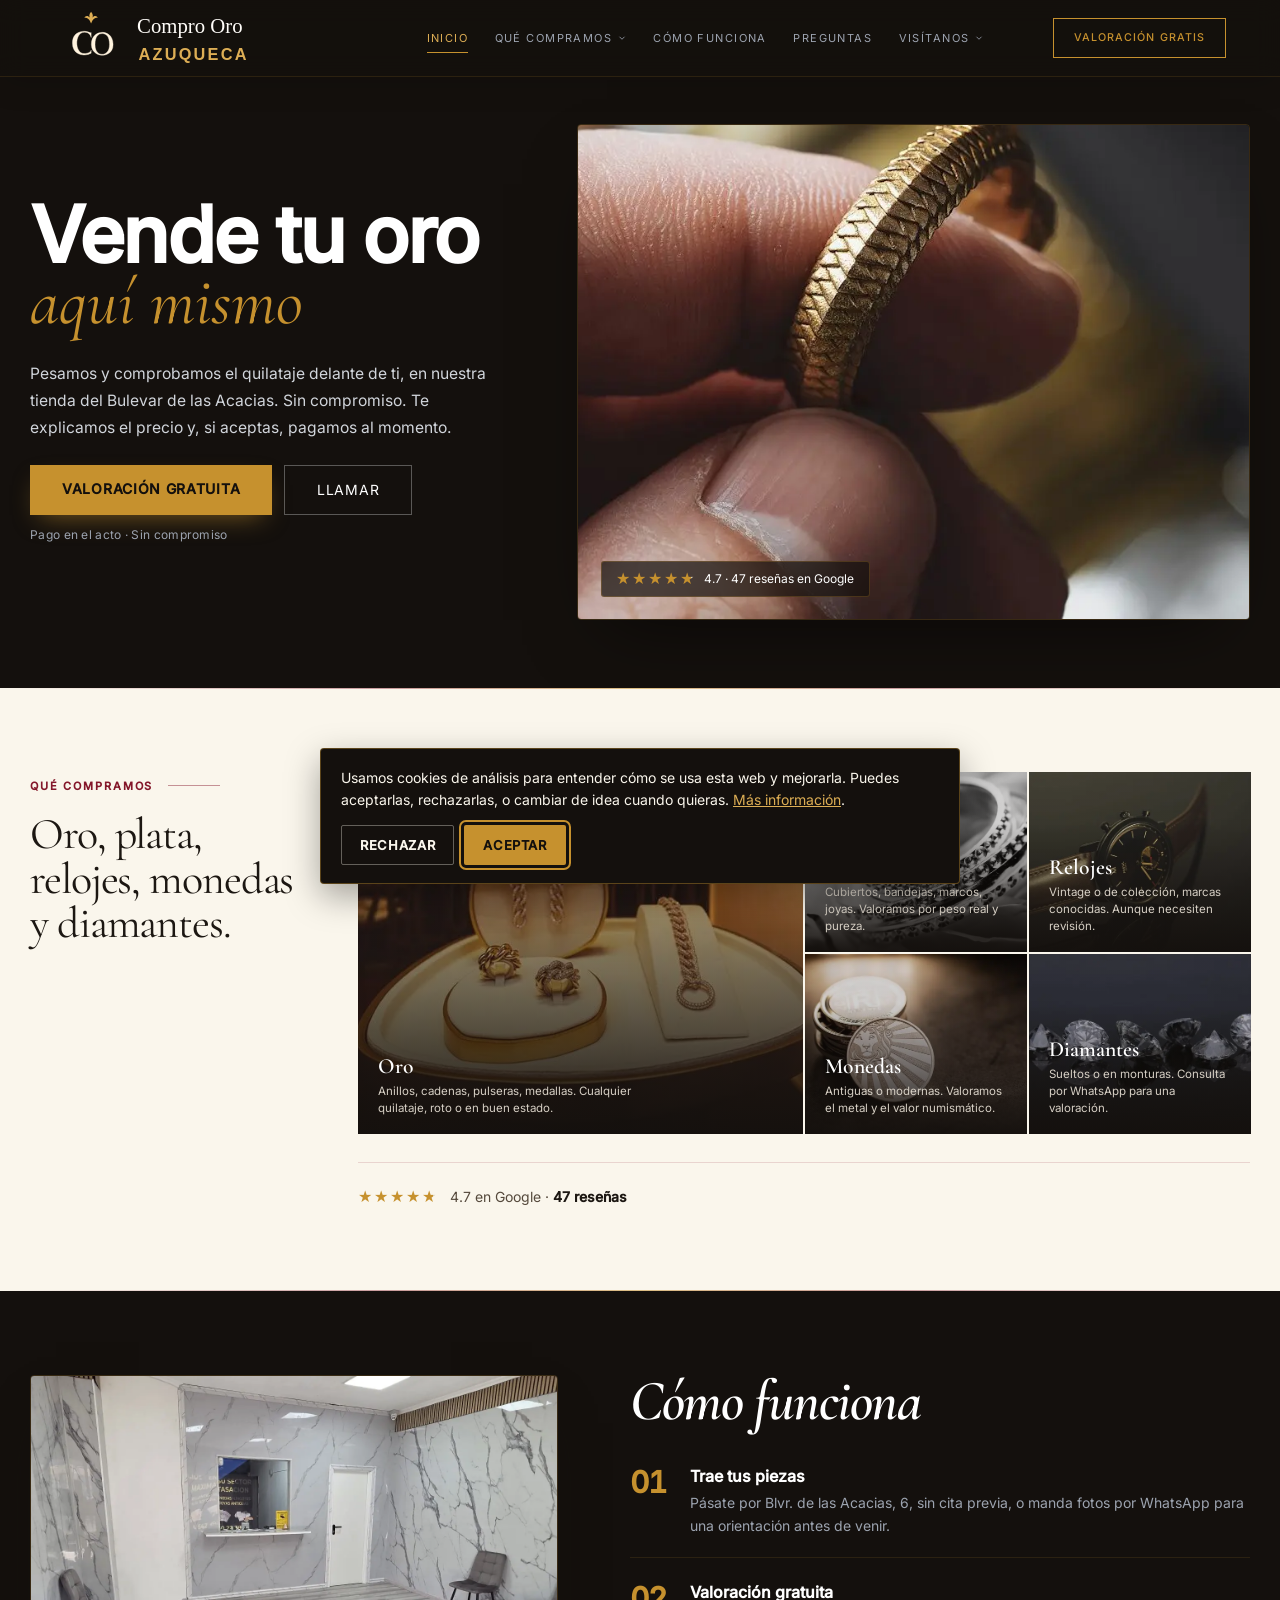
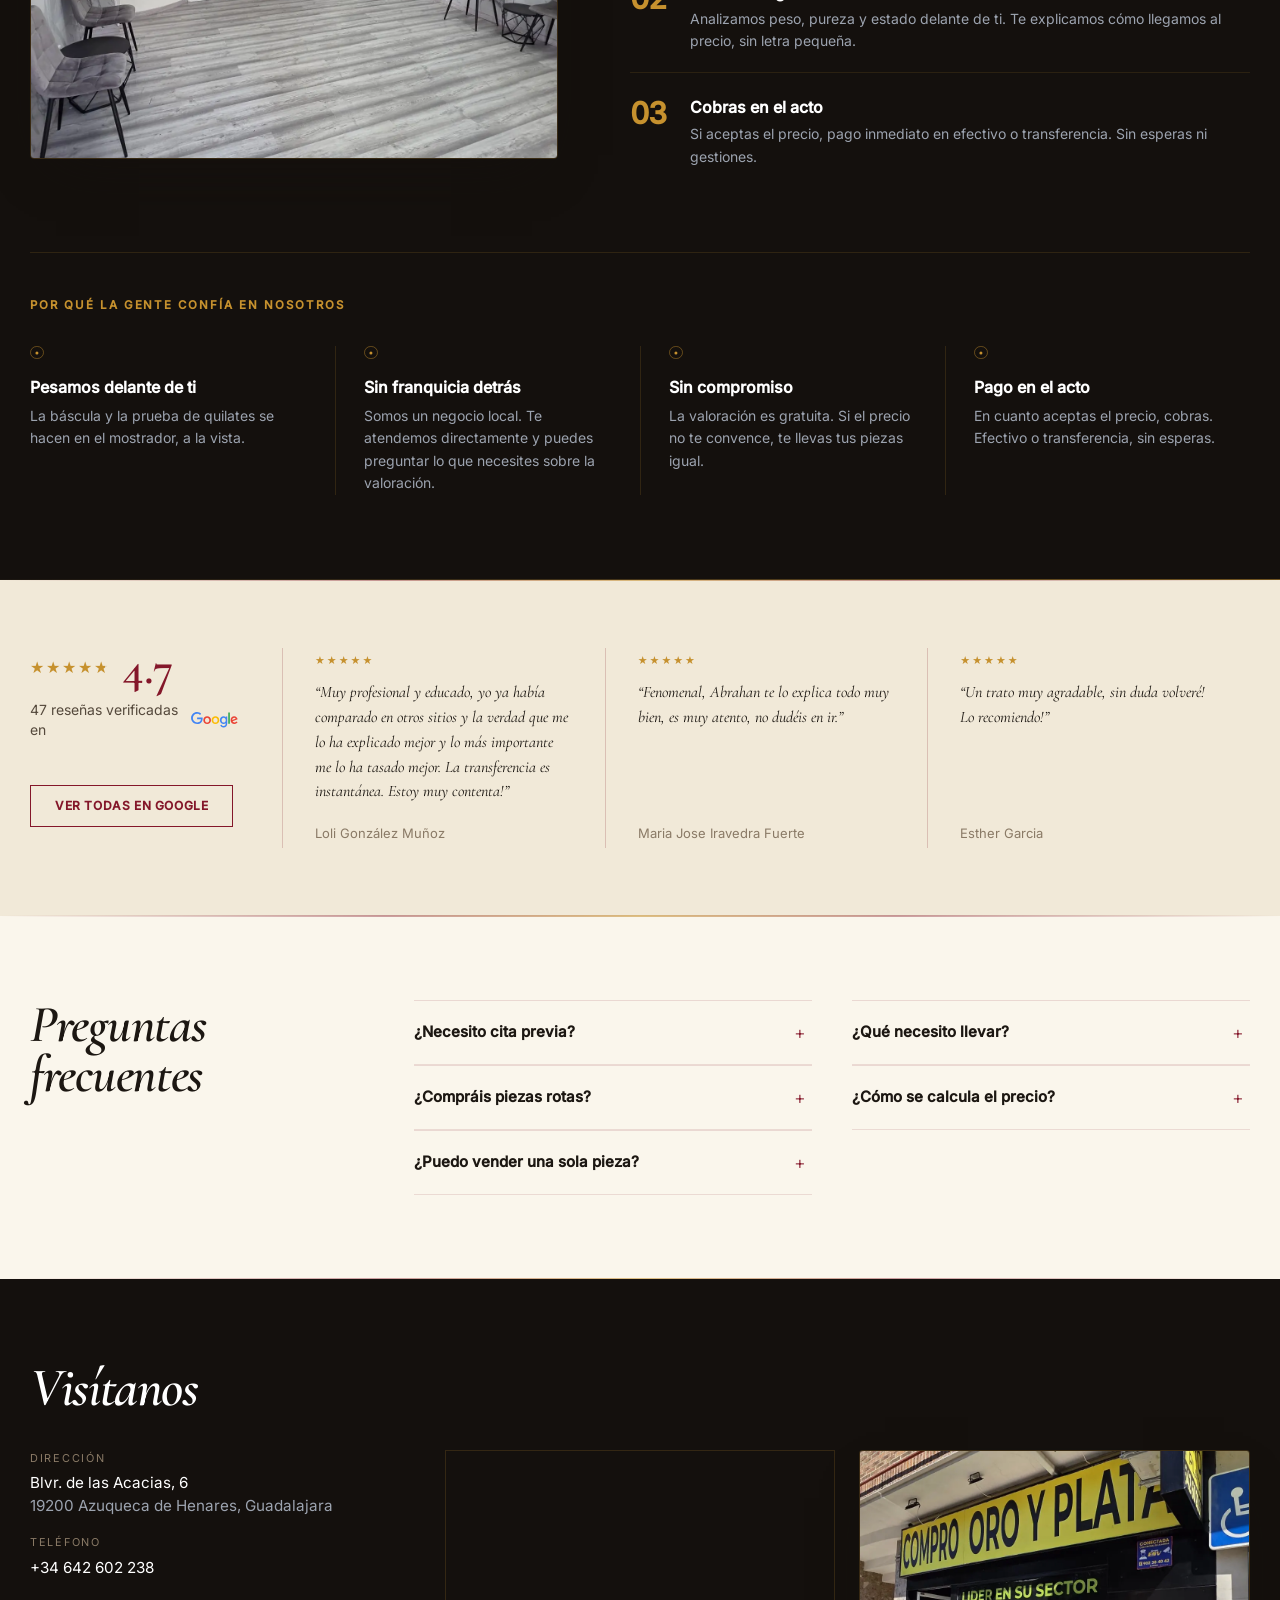
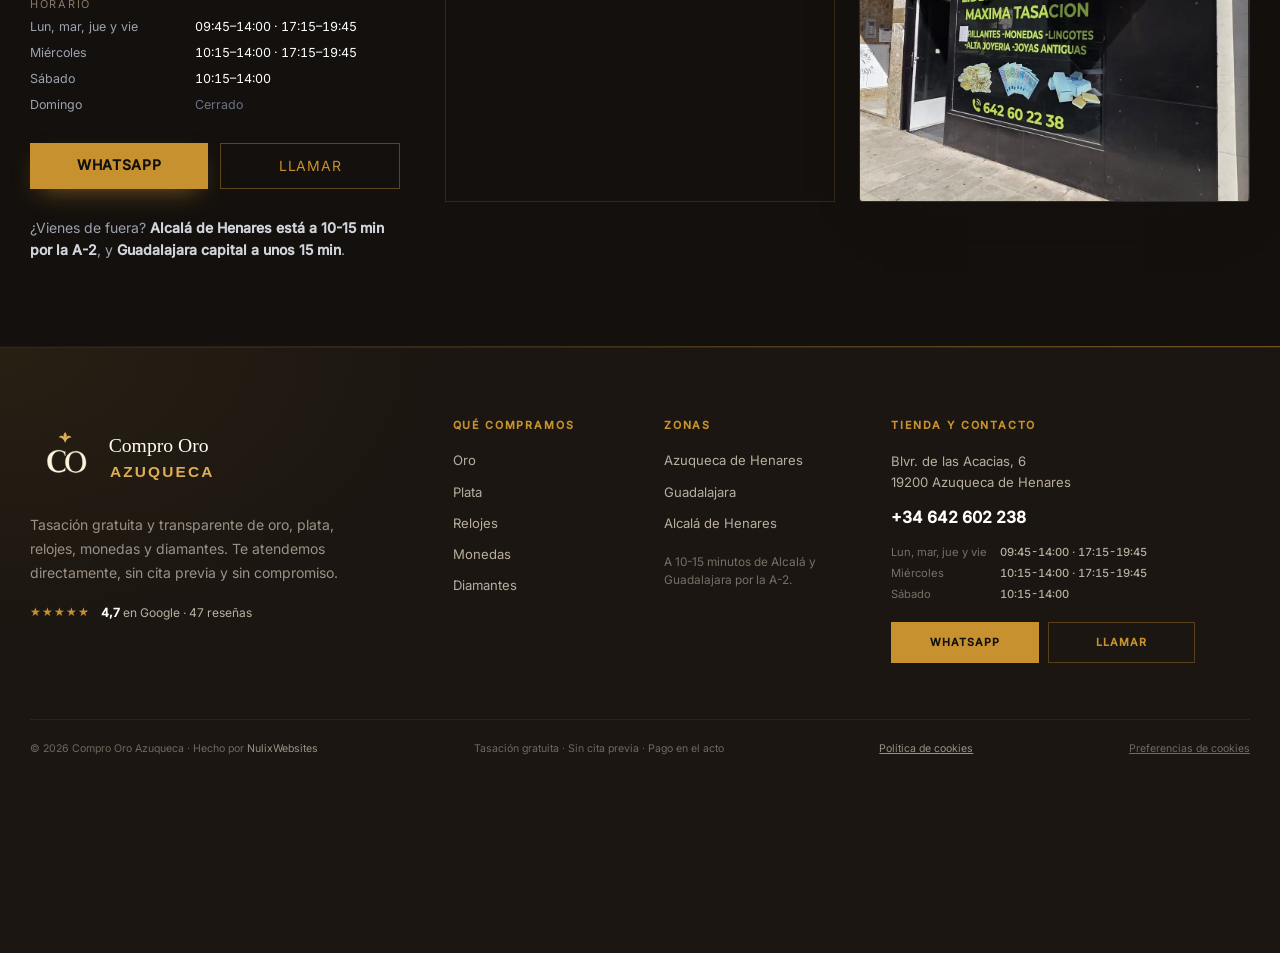
<file: index.html>
<!DOCTYPE html>
<html lang="es" class="scroll-smooth">
<head>
  <meta charset="UTF-8">
  <meta name="viewport" content="width=device-width, initial-scale=1.0">
  <meta name="theme-color" content="#14100D">
  <meta name="robots" content="index,follow,max-image-preview:large">
  <title>Compro Oro Azuqueca · Tasación gratis y pago inmediato en Azuqueca de Henares</title>
  <meta name="description" content="Compramos oro, plata, joyas, relojes y monedas en Azuqueca de Henares. Pesamos y valoramos delante de ti, explicamos el precio y pagamos al momento si aceptas. 4.7★ en Google con 47 reseñas.">
  <meta name="keywords" content="compro oro azuqueca, venta de oro azuqueca de henares, tasación oro guadalajara, compra plata, compra joyas, compra relojes, compro oro guadalajara">
  <link rel="canonical" href="https://comprooroazuqueca.com/">

  <meta property="og:type" content="website">
  <meta property="og:locale" content="es_ES">
  <meta property="og:site_name" content="Compro Oro Azuqueca">
  <meta property="og:title" content="Compro Oro Azuqueca · Tasación gratis y pago inmediato">
  <meta property="og:description" content="Compramos oro, plata, joyas y relojes en Azuqueca de Henares. Pesamos delante de ti, sin compromiso, pago inmediato. 4.7★ Google.">
  <meta property="og:url" content="https://comprooroazuqueca.com/">
  <meta property="og:image" content="https://comprooroazuqueca.com/assets/brand/og.png">
  <meta property="og:image:type" content="image/png">
  <meta property="og:image:width" content="1200">
  <meta property="og:image:height" content="630">
  <meta property="og:image:alt" content="Compro Oro Azuqueca · Tradición, honestidad y experiencia">

  <meta name="twitter:card" content="summary_large_image">
  <meta name="twitter:title" content="Compro Oro Azuqueca · Tasación gratis y pago inmediato">
  <meta name="twitter:description" content="Compramos oro, plata, joyas y relojes en Azuqueca de Henares. Pesamos delante de ti, sin compromiso, pago inmediato. 4.7★ Google.">
  <meta name="twitter:image" content="https://comprooroazuqueca.com/assets/brand/og.png">
  <meta name="twitter:image:alt" content="Compro Oro Azuqueca · Tradición, honestidad y experiencia">

  <!-- <meta name="google-site-verification" content="PASTE_HERE"> -->

  <link rel="preload" as="image"
        href="assets/img-20260520-wa0003__mpffgb99crq4.webp"
        type="image/webp"
        fetchpriority="high">

  <link rel="icon" type="image/svg+xml" href="assets/brand/logo-mark.svg?v=f77552e">
  <link rel="icon" type="image/png" sizes="32x32" href="assets/brand/favicon-32.png?v=f77552e">
  <link rel="icon" type="image/png" sizes="16x16" href="assets/brand/favicon-16.png?v=f77552e">
  <link rel="icon" href="/favicon.ico?v=f77552e" sizes="any">
  <link rel="apple-touch-icon" sizes="180x180" href="assets/brand/apple-touch.png?v=f77552e">
  <link rel="manifest" href="/site.webmanifest">
  <meta name="apple-mobile-web-app-title" content="Compro Oro Azuqueca">
  <meta name="msapplication-TileColor" content="#14100D">
  <meta name="msapplication-TileImage" content="assets/brand/icon-192.png">

  <script type="application/ld+json">
  {
    "@context": "https://schema.org",
    "@type": "JewelryStore",
    "name": "Compro Oro Azuqueca",
    "image": "https://comprooroazuqueca.com/assets/brand/og.png",
    "logo": "https://comprooroazuqueca.com/assets/brand/logo-512.png",
    "url": "https://comprooroazuqueca.com/",
    "telephone": "+34642602238",
    "openingHoursSpecification": [
      { "@type": "OpeningHoursSpecification", "dayOfWeek": ["Monday","Tuesday","Thursday","Friday"], "opens": "09:45", "closes": "14:00" },
      { "@type": "OpeningHoursSpecification", "dayOfWeek": "Wednesday", "opens": "10:15", "closes": "14:00" },
      { "@type": "OpeningHoursSpecification", "dayOfWeek": ["Monday","Tuesday","Wednesday","Thursday","Friday"], "opens": "17:15", "closes": "19:45" },
      { "@type": "OpeningHoursSpecification", "dayOfWeek": "Saturday", "opens": "10:15", "closes": "14:00" }
    ],
    "address": { "@type": "PostalAddress", "streetAddress": "Blvr. de las Acacias, 6", "addressLocality": "Azuqueca de Henares", "addressRegion": "Guadalajara", "postalCode": "19200", "addressCountry": "ES" },
    "geo": { "@type": "GeoCoordinates", "latitude": 40.5658112, "longitude": -3.2624812 },
    "paymentAccepted": ["Cash", "Bank Transfer"],
    "currenciesAccepted": "EUR",
    "aggregateRating": { "@type": "AggregateRating", "ratingValue": "4.7", "reviewCount": "47", "bestRating": "5" },
    "areaServed": [
      { "@type": "City", "name": "Azuqueca de Henares" },
      { "@type": "AdministrativeArea", "name": "Guadalajara" },
      { "@type": "AdministrativeArea", "name": "Corredor del Henares" }
    ],
    "makesOffer": [
      { "@type": "Offer", "name": "Tasación gratuita de oro, plata y joyas" },
      { "@type": "Offer", "name": "Compra de oro de cualquier quilataje (9k, 14k, 18k, 22k, 24k)" },
      { "@type": "Offer", "name": "Compra de relojes de valor, monedas y diamantes" }
    ],
    "sameAs": ["https://www.google.com/maps/place/Compro+oro+azuqueca/data=!4m7!3m6!1s0xd424d728174c307:0x263c1d06dae729d8!8m2!3d40.5658112!4d-3.2624812"]
  }
  </script>

  <script type="application/ld+json">
  {
    "@context": "https://schema.org",
    "@type": "FAQPage",
    "mainEntity": [
      { "@type": "Question", "name": "¿Necesito cita previa?", "acceptedAnswer": { "@type": "Answer", "text": "No. Puedes pasarte en horario de tienda sin avisar antes. Si prefieres, escríbenos por WhatsApp y coordinamos un momento." } },
      { "@type": "Question", "name": "¿Qué necesito llevar?", "acceptedAnswer": { "@type": "Answer", "text": "Solo tu DNI y las piezas que quieras vender. No hace falta factura de compra ni certificado." } },
      { "@type": "Question", "name": "¿Compráis piezas rotas?", "acceptedAnswer": { "@type": "Answer", "text": "Sí. El valor se calcula por el peso y la pureza del metal, así que una pieza rota o incompleta se compra igual." } },
      { "@type": "Question", "name": "¿Cómo se calcula el precio?", "acceptedAnswer": { "@type": "Answer", "text": "Pesamos la pieza y comprobamos el quilataje delante de ti, y el precio sale del peso real de metal según la cotización del día." } },
      { "@type": "Question", "name": "¿Puedo vender una sola pieza?", "acceptedAnswer": { "@type": "Answer", "text": "Sí, no hay mínimo. Valoramos desde una sola pieza hasta un lote completo." } }
    ]
  }
  </script>

  <link rel="stylesheet" href="styles.css">
  <link rel="preload" as="font" type="font/woff2" href="assets/fonts/inter-400.woff2" crossorigin>
</head>
<body class="home-page">

  <a href="#main" class="sr-only focus:not-sr-only focus:fixed focus:top-3 focus:left-3 focus:z-[100] focus:bg-gold focus:text-black focus:px-4 focus:py-2 focus:font-semibold focus:text-sm">Saltar al contenido</a>

  <a href="https://wa.me/34642602238?text=Hola%2C%20quer%C3%ADa%20una%20tasaci%C3%B3n%20gratis" target="_blank" rel="noopener" class="sticky-wa" aria-label="Contactar por WhatsApp para una tasación gratis">
    <svg width="26" height="26" viewBox="0 0 24 24" fill="white" aria-hidden="true"><path d="M17.472 14.382c-.297-.149-1.758-.867-2.03-.967-.273-.099-.471-.148-.67.15-.197.297-.767.966-.94 1.164-.173.199-.347.223-.644.075-.297-.15-1.255-.463-2.39-1.475-.883-.788-1.48-1.761-1.653-2.059-.173-.297-.018-.458.13-.606.134-.133.298-.347.446-.52.149-.174.198-.298.298-.497.099-.198.05-.371-.025-.52-.075-.149-.669-1.612-.916-2.207-.242-.579-.487-.5-.669-.51-.173-.008-.371-.01-.57-.01-.198 0-.52.074-.792.372-.272.297-1.04 1.016-1.04 2.479 0 1.462 1.065 2.875 1.213 3.074.149.198 2.096 3.2 5.077 4.487.709.306 1.262.489 1.694.625.712.227 1.36.195 1.871.118.571-.085 1.758-.719 2.006-1.413.248-.694.248-1.289.173-1.413-.074-.124-.272-.198-.57-.347z"/><path d="M12 0C5.373 0 0 5.373 0 12c0 2.136.563 4.14 1.542 5.873L0 24l6.302-1.518A11.94 11.94 0 0012 24c6.627 0 12-5.373 12-12S18.627 0 12 0zm0 21.818a9.8 9.8 0 01-5.032-1.388l-.36-.214-3.742.9.948-3.643-.235-.374A9.777 9.777 0 012.182 12C2.182 6.58 6.58 2.182 12 2.182S21.818 6.58 21.818 12 17.42 21.818 12 21.818z"/></svg>
  </a>

  <!-- Nav -->
  <nav class="fixed w-full z-40 bg-void/85 backdrop-blur-md border-b border-gold/10">
    <div class="max-w-5xl mx-auto px-5 sm:px-6 flex items-center justify-between h-14 sm:h-16">
      <a href="#" class="flex items-center gap-3 sm:gap-3.5 text-gold min-w-0" aria-label="Compro Oro Azuqueca, inicio">
        <img src="assets/brand/logo-lockup.svg?v=logo-transparent" alt="Compro Oro Azuqueca" width="310" height="58" class="site-nav-logo shrink-0">
      </a>
      <div class="site-nav-links hidden md:flex items-center gap-8 text-xs tracking-[.18em] text-gray-400 uppercase">
        <a href="#main" class="nav-link nav-home hover:text-gold transition-colors">Inicio</a>
        <div class="nav-drop nav-buy">
          <button type="button">Qué compramos<svg class="nav-drop-caret" width="10" height="10" viewBox="0 0 24 24" fill="none" stroke="currentColor" stroke-width="2" aria-hidden="true"><path d="m6 9 6 6 6-6"/></svg></button>
          <div class="nav-drop-panel">
          <a href="compro-oro.html">Oro</a>
          <a href="compro-plata.html">Plata</a>
          <a href="compro-relojes.html">Relojes</a>
          <a href="compro-monedas.html">Monedas</a>
          </div>
        </div>
        <a href="#proceso" class="nav-link nav-process hover:text-gold transition-colors">Cómo funciona</a>
        <a href="#faq" class="nav-link nav-faq hover:text-gold transition-colors">Preguntas</a>
        <div class="nav-drop nav-visit">
          <button type="button">Visítanos<svg class="nav-drop-caret" width="10" height="10" viewBox="0 0 24 24" fill="none" stroke="currentColor" stroke-width="2" aria-hidden="true"><path d="m6 9 6 6 6-6"/></svg></button>
          <div class="nav-drop-panel">
          <a href="index.html#ubicacion">Azuqueca de Henares</a>
          <a href="compro-oro-guadalajara.html">Guadalajara</a>
          <a href="compro-oro-alcala-de-henares.html">Alcalá de Henares</a>
          </div>
        </div>
      </div>
      <a href="https://wa.me/34642602238?text=Hola%2C%20quer%C3%ADa%20una%20tasaci%C3%B3n%20gratis" target="_blank" rel="noopener"
         class="hidden md:inline-block border border-gold text-gold text-xs font-medium px-6 py-2 uppercase tracking-wider hover:bg-gold hover:text-black transition-colors">
        Valoración gratis
      </a>
      <button id="menu-toggle" class="md:hidden text-gold p-2 -mr-2" aria-label="Abrir menú" aria-expanded="false" aria-controls="mobile-menu">
        <svg width="24" height="24" viewBox="0 0 24 24" fill="none" stroke="currentColor" stroke-width="1.5" aria-hidden="true"><path stroke-linecap="round" d="M4 7h16M4 12h16M4 17h16"/></svg>
      </button>
    </div>
    <div id="mobile-menu" class="hidden md:hidden border-t border-gold/10 bg-void/95 backdrop-blur-md">
      <div class="px-5 py-4 space-y-1 text-sm tracking-[.15em] text-gray-300 uppercase">
        <a href="#main" class="block py-2 hover:text-gold transition-colors">Inicio</a>
        <p class="mnav-label">Qué compramos</p>
        <a href="compro-oro.html" class="mnav-sub hover:text-gold transition-colors">Oro</a>
        <a href="compro-plata.html" class="mnav-sub hover:text-gold transition-colors">Plata</a>
        <a href="compro-relojes.html" class="mnav-sub hover:text-gold transition-colors">Relojes</a>
        <a href="compro-monedas.html" class="mnav-sub hover:text-gold transition-colors">Monedas</a>
        <a href="#proceso" class="block py-2 hover:text-gold transition-colors">Cómo funciona</a>
        <a href="#faq" class="block py-2 hover:text-gold transition-colors">Preguntas</a>
        <p class="mnav-label">Visítanos</p>
        <a href="index.html#ubicacion" class="mnav-sub hover:text-gold transition-colors">Azuqueca de Henares</a>
        <a href="compro-oro-guadalajara.html" class="mnav-sub hover:text-gold transition-colors">Guadalajara</a>
        <a href="compro-oro-alcala-de-henares.html" class="mnav-sub hover:text-gold transition-colors">Alcalá de Henares</a>
        <a href="https://wa.me/34642602238?text=Hola%2C%20quer%C3%ADa%20una%20tasaci%C3%B3n%20gratis" target="_blank" rel="noopener"
           class="block mt-2 text-center bg-gold text-black font-semibold py-3 normal-case tracking-wider">Valoración gratis</a>
      </div>
    </div>
  </nav>

  <!-- HERO -->
  <section id="main" class="hero-section relative bg-void overflow-hidden px-5 sm:px-6">
    <div class="max-w-5xl mx-auto">
      <div class="max-w-2xl">
        <h1 class="mb-6">
          <span class="hero-enter hero-enter-d1 block display-strong text-white text-5xl sm:text-7xl md:text-8xl">Vende tu oro</span>
          <span class="hero-enter hero-enter-d2 block font-serif italic text-gold text-4xl sm:text-6xl md:text-7xl -mt-1 sm:-mt-2">aquí mismo</span>
        </h1>
        <p class="hero-enter hero-enter-d2 text-gray-300 text-sm sm:text-base lead-measure mb-8 leading-relaxed">Pesamos y comprobamos el quilataje delante de ti, en nuestra tienda del Bulevar de las Acacias. Sin compromiso. Te explicamos el precio y, si aceptas, pagamos al momento.</p>
        <div class="hero-enter hero-enter-d3 flex flex-col sm:flex-row sm:flex-wrap gap-3">
          <a href="https://wa.me/34642602238?text=Hola%2C%20quer%C3%ADa%20una%20tasaci%C3%B3n%20gratis" target="_blank" rel="noopener" class="btn-lift btn-gold-sh text-center bg-gold text-black font-semibold px-8 py-3.5 uppercase text-sm tracking-wider hover:bg-gold-light transition-colors">Valoración gratuita</a>
          <a href="tel:+34642602238" class="btn-lift text-center border border-white/30 text-white px-8 py-3.5 uppercase text-sm tracking-wider hover:border-gold/60 transition-colors">Llamar</a>
        </div>
        <p class="hero-enter hero-enter-d3 text-xs text-gray-400 tracking-wide hero-note">Pago en el acto · Sin compromiso</p>
      </div>

      <div class="hero-enter hero-enter-d4 hero-photo-frame img-reveal">
        <picture>
          <source type="image/webp" srcset="assets/hero-ring-stock.webp">
          <img src="assets/hero-ring-stock.jpg" width="1200" height="600"
               alt="Anillo de oro sujetado para su examinación" loading="eager" fetchpriority="high">
        </picture>
        <div class="hero-photo-tag">
          <span class="stars text-xs" style="--pct:94%" role="img" aria-label="4,7 de 5 estrellas">★★★★★</span>
          <span>4.7 · 47 reseñas en Google</span>
        </div>
      </div>
    </div>
  </section>

  <!-- QUÉ COMPRAMOS -->
  <section id="compramos" class="section-cream section-pad px-5 sm:px-6 scroll-mt-20">
    <div class="max-w-5xl mx-auto">
      <div class="section-head max-w-2xl reveal home-categories-head">
        <p class="desktop-kicker">Qué compramos</p>
        <h2 class="font-serif fluid-display text-ink italic" style="font-size:clamp(2.2rem,5.4vw,3.6rem)">Qué compramos</h2>
        <p class="desktop-category-lead">Oro, plata, relojes, monedas y diamantes.</p>
      </div>
      <div class="category-grid gap-4 sm:gap-6 stagger">
        <a href="compro-oro.html" class="cat-card reveal">
          <picture>
            <source type="image/webp" srcset="assets/cat-oro.webp">
            <img src="assets/cat-oro.jpg" width="640" height="427" alt="Joyas de oro" loading="lazy">
          </picture>
          <div class="cat-body">
            <h3 class="font-serif font-semibold text-lg sm:text-xl text-ink mb-1">Oro</h3>
            <p class="cat-desc text-xs text-ink-soft leading-snug sm:leading-relaxed">Anillos, cadenas, pulseras, medallas. Cualquier quilataje, roto o en buen estado.</p>
          </div>
        </a>
        <a href="compro-plata.html" class="cat-card reveal">
          <picture>
            <source type="image/webp" srcset="assets/cat-plata.webp">
            <img src="assets/cat-plata.jpg" width="640" height="427" alt="Joyas de plata" loading="lazy">
          </picture>
          <div class="cat-body">
            <h3 class="font-serif font-semibold text-lg sm:text-xl text-ink mb-1">Plata</h3>
            <p class="cat-desc text-xs text-ink-soft leading-snug sm:leading-relaxed">Cubiertos, bandejas, marcos, joyas. Valoramos por peso real y pureza.</p>
          </div>
        </a>
        <a href="compro-relojes.html" class="cat-card reveal">
          <picture>
            <source type="image/webp" srcset="assets/cat-relojes.webp">
            <img src="assets/cat-relojes.jpg" width="640" height="427" alt="Reloj de colección" loading="lazy">
          </picture>
          <div class="cat-body">
            <h3 class="font-serif font-semibold text-lg sm:text-xl text-ink mb-1">Relojes</h3>
            <p class="cat-desc text-xs text-ink-soft leading-snug sm:leading-relaxed">Vintage o de colección, marcas conocidas. Aunque necesiten revisión.</p>
          </div>
        </a>
        <a href="compro-monedas.html" class="cat-card reveal">
          <picture>
            <source type="image/webp" srcset="assets/cat-monedas.webp">
            <img src="assets/cat-monedas.jpg" width="640" height="427" alt="Monedas de plata" loading="lazy">
          </picture>
          <div class="cat-body">
            <h3 class="font-serif font-semibold text-lg sm:text-xl text-ink mb-1">Monedas</h3>
            <p class="cat-desc text-xs text-ink-soft leading-snug sm:leading-relaxed">Antiguas o modernas. Valoramos el metal y el valor numismático.</p>
          </div>
        </a>
        <a href="https://wa.me/34642602238?text=Hola%2C%20tengo%20un%20diamante%20o%20piedra%20preciosa%20para%20valorar" target="_blank" rel="noopener" class="cat-card reveal">
          <picture>
            <source type="image/webp" srcset="assets/cat-diamantes.webp">
            <img src="assets/cat-diamantes.jpg" width="640" height="427" alt="Diamantes sueltos" loading="lazy">
          </picture>
          <div class="cat-body">
            <h3 class="font-serif font-semibold text-lg sm:text-xl text-ink mb-1">Diamantes</h3>
            <p class="cat-desc text-xs text-ink-soft leading-snug sm:leading-relaxed">Sueltos o en monturas. Consulta por WhatsApp para una valoración.</p>
          </div>
        </a>
      </div>

      <div class="mt-10 sm:mt-14 flex items-center justify-center gap-3 border-t border-wine/15 pt-6">
        <span class="stars" style="--pct:94%" role="img" aria-label="4,7 de 5 estrellas">★★★★★</span>
        <span class="text-sm text-ink-soft">4.7 en Google · <a href="#resenas" class="u-anim text-ink font-semibold">47 reseñas</a></span>
      </div>
    </div>
  </section>

  <!-- CÓMO FUNCIONA + POR QUÉ NOSOTROS -->
  <section id="proceso" class="bg-void section-pad px-5 sm:px-6 scroll-mt-20">
    <div class="max-w-5xl mx-auto">

      <div class="grid md:grid-cols-[1fr_1.15fr] gap-10 md:gap-14 items-start">
        <div class="img-frame img-reveal">
          <picture>
            <source type="image/webp" srcset="assets/img-20260520-wa0001__mpffgb98c9n8.webp">
            <img src="assets/img-20260520-wa0001__mpffgb98c9n8.jpg" width="2000" height="924"
                 alt="Interior de Compro Oro Azuqueca: zona de espera y ventanilla de tasación"
                 class="block w-full h-auto" loading="lazy">
          </picture>
        </div>
        <div class="reveal">
          <h2 class="font-serif fluid-display text-white italic mb-8" style="font-size:clamp(2.2rem,6vw,4.2rem)">Cómo funciona</h2>
          <div class="grid gap-7">
            <div class="flex gap-5 step-num-anim">
              <span class="stat-num text-gold text-3xl shrink-0 w-10">01</span>
              <div><h3 class="text-white font-semibold mb-1">Trae tus piezas</h3><p class="text-sm text-gray-400 leading-relaxed">Pásate por Blvr. de las Acacias, 6, sin cita previa, o manda fotos por WhatsApp para una orientación antes de venir.</p></div>
            </div>
            <div class="flex gap-5 step-num-anim">
              <span class="stat-num text-gold text-3xl shrink-0 w-10">02</span>
              <div><h3 class="text-white font-semibold mb-1">Valoración gratuita</h3><p class="text-sm text-gray-400 leading-relaxed">Analizamos peso, pureza y estado delante de ti. Te explicamos cómo llegamos al precio, sin letra pequeña.</p></div>
            </div>
            <div class="flex gap-5 step-num-anim">
              <span class="stat-num text-gold text-3xl shrink-0 w-10">03</span>
              <div><h3 class="text-white font-semibold mb-1">Cobras en el acto</h3><p class="text-sm text-gray-400 leading-relaxed">Si aceptas el precio, pago inmediato en efectivo o transferencia. Sin esperas ni gestiones.</p></div>
            </div>
          </div>
        </div>
      </div>

      <div class="border-t border-gold/15 mt-14 sm:mt-20 pt-12 sm:pt-16">
        <div class="reveal">
          <h2 class="font-serif text-white italic mb-8 sm:mb-10" style="font-size:clamp(1.8rem,4vw,2.8rem)">Por qué la gente confía en nosotros</h2>
        </div>
        <div class="trust-grid stagger">
          <div class="trust-tile reveal">
            <span class="trust-tile-mark" aria-hidden="true"></span>
            <h3>Pesamos delante de ti</h3>
            <p>La báscula y la prueba de quilates se hacen en el mostrador, a la vista.</p>
          </div>
          <div class="trust-tile reveal">
            <span class="trust-tile-mark" aria-hidden="true"></span>
            <h3>Sin franquicia detrás</h3>
            <p>Somos un negocio local. Te atendemos directamente y puedes preguntar lo que necesites sobre la valoración.</p>
          </div>
          <div class="trust-tile reveal">
            <span class="trust-tile-mark" aria-hidden="true"></span>
            <h3>Sin compromiso</h3>
            <p>La valoración es gratuita. Si el precio no te convence, te llevas tus piezas igual.</p>
          </div>
          <div class="trust-tile reveal">
            <span class="trust-tile-mark" aria-hidden="true"></span>
            <h3>Pago en el acto</h3>
            <p>En cuanto aceptas el precio, cobras. Efectivo o transferencia, sin esperas.</p>
          </div>
        </div>
      </div>

    </div>
  </section>

  <!-- RESEÑAS -->
  <div class="gold-rule-shimmer"></div>
  <section id="resenas" class="section-cream alt py-14 sm:py-20 px-5 sm:px-6 scroll-mt-20" aria-label="Reseñas de clientes">
    <div class="max-w-5xl mx-auto">
      <div class="text-center mb-10 reveal reviews-summary">
        <div class="flex items-center justify-center gap-3 mb-3">
          <span class="stars text-lg" style="--pct:94%" role="img" aria-label="4,7 de 5 estrellas">★★★★★</span>
          <span class="font-serif text-4xl text-wine font-semibold">4.7</span>
        </div>
        <div class="flex items-center justify-center gap-2">
          <p class="text-sm text-ink-soft">47 reseñas verificadas en</p>
          <img src="assets/brand/google-logo.svg" alt="Google" class="g-logo inline-block" style="height:16px;width:auto">
        </div>
      </div>

      <div class="rev-carousel" id="rev-carousel">
        <div class="rev-slide">
          <div class="rev-card">
            <span class="rev-stars">★★★★★</span>
            <blockquote>&ldquo;Muy profesional y educado, yo ya había comparado en otros sitios y la verdad que me lo ha explicado mejor y lo más importante me lo ha tasado mejor. La transferencia es instantánea. Estoy muy contenta!&rdquo;</blockquote>
            <p class="rev-author">Loli González Muñoz</p>
          </div>
        </div>
        <div class="rev-slide">
          <div class="rev-card">
            <span class="rev-stars">★★★★★</span>
            <blockquote>&ldquo;Fenomenal, Abrahan te lo explica todo muy bien, es muy atento, no dudéis en ir.&rdquo;</blockquote>
            <p class="rev-author">Maria Jose Iravedra Fuerte</p>
          </div>
        </div>
        <div class="rev-slide">
          <div class="rev-card">
            <span class="rev-stars">★★★★★</span>
            <blockquote>&ldquo;Un trato muy agradable, sin duda volveré! Lo recomiendo!&rdquo;</blockquote>
            <p class="rev-author">Esther Garcia</p>
          </div>
        </div>
      </div>

      <div class="carousel-dots" id="rev-dots">
        <button class="rev-dot active" aria-label="Reseña 1"></button>
        <button class="rev-dot" aria-label="Reseña 2"></button>
        <button class="rev-dot" aria-label="Reseña 3"></button>
      </div>

      <div class="text-center mt-8 reveal reviews-action">
        <a href="https://www.google.com/maps/place/Compro+oro+azuqueca/data=!4m7!3m6!1s0xd424d728174c307:0x263c1d06dae729d8!8m2!3d40.5658112!4d-3.2624812!16s%2Fg%2F11tmfv3l8c!19sChIJB8N0gXJNQg0R2Cnn2gYdPCY" target="_blank" rel="noopener" class="btn-wine btn-lift inline-block text-xs font-semibold px-6 py-3 uppercase tracking-wider transition-colors">Ver todas en Google</a>
      </div>
    </div>
  </section>

  <!-- FAQ -->
  <section id="faq" class="section-cream section-pad px-5 sm:px-6 scroll-mt-20">
    <div class="max-w-5xl mx-auto">
      <div class="section-head reveal">
        <h2 class="font-serif fluid-display text-ink italic" style="font-size:clamp(2.2rem,5.4vw,3.6rem)">Preguntas frecuentes</h2>
      </div>
      <div class="faq-list max-w-2xl">
        <details class="faq-item">
          <summary>¿Necesito cita previa?</summary>
          <p class="faq-a">No. Puedes pasarte en horario de tienda sin avisar antes. Si prefieres, escríbenos por WhatsApp y coordinamos un momento.</p>
        </details>
        <details class="faq-item">
          <summary>¿Qué necesito llevar?</summary>
          <p class="faq-a">Solo tu DNI y las piezas que quieras vender. No hace falta factura de compra ni certificado.</p>
        </details>
        <details class="faq-item">
          <summary>¿Compráis piezas rotas?</summary>
          <p class="faq-a">Sí. El valor se calcula por el peso y la pureza del metal, así que una pieza rota o incompleta se compra igual.</p>
        </details>
        <details class="faq-item">
          <summary>¿Cómo se calcula el precio?</summary>
          <p class="faq-a">Pesamos la pieza y comprobamos el quilataje delante de ti, y el precio sale del peso real de metal según la cotización del día, sin descuentos ocultos.</p>
        </details>
        <details class="faq-item">
          <summary>¿Puedo vender una sola pieza?</summary>
          <p class="faq-a">Sí, no hay mínimo. Valoramos desde una sola pieza hasta un lote completo.</p>
        </details>
      </div>
    </div>
  </section>

  <!-- VISÍTANOS -->
  <section id="ubicacion" class="bg-void section-pad px-5 sm:px-6 scroll-mt-20">
    <div class="max-w-5xl mx-auto">
      <div class="section-head reveal">
        <h2 class="font-serif fluid-display text-white italic" style="font-size:clamp(2.2rem,5.4vw,3.6rem)">Visítanos</h2>
      </div>
      <div class="grid md:grid-cols-2 gap-8 sm:gap-12 items-start">
        <div class="visit-stack">
          <dl class="visit-info">
            <div class="visit-info-row">
              <dt>Dirección</dt>
              <dd><span class="text-white">Blvr. de las Acacias, 6</span><span class="text-gray-400">19200 Azuqueca de Henares, Guadalajara</span></dd>
            </div>
            <div class="visit-info-row">
              <dt>Teléfono</dt>
              <dd><a href="tel:+34642602238" class="text-white hover:text-gold transition-colors">+34 642 602 238</a></dd>
            </div>
            <div class="visit-info-row">
              <dt>Horario</dt>
              <dd>
                <div class="visit-hours">
                  <span class="text-gray-400">Lun, mar, jue y vie</span><span class="text-white">09:45–14:00 · 17:15–19:45</span>
                  <span class="text-gray-400">Miércoles</span><span class="text-white">10:15–14:00 · 17:15–19:45</span>
                  <span class="text-gray-400">Sábado</span><span class="text-white">10:15–14:00</span>
                  <span class="text-gray-400">Domingo</span><span class="text-gray-500">Cerrado</span>
                </div>
              </dd>
            </div>
          </dl>
          <div class="flex gap-3">
            <a href="https://wa.me/34642602238?text=Hola%2C%20quer%C3%ADa%20una%20tasaci%C3%B3n%20gratis" target="_blank" rel="noopener" class="btn-lift btn-gold-sh flex-1 text-center bg-gold text-black font-semibold py-3 uppercase text-sm tracking-wider hover:bg-gold-light transition-colors">WhatsApp</a>
            <a href="tel:+34642602238" class="btn-lift flex-1 text-center border border-gold/40 text-gold py-3 uppercase text-sm tracking-wider hover:border-gold transition-colors">Llamar</a>
          </div>
          <p class="text-sm text-gray-400 leading-relaxed">¿Vienes de fuera? <a href="compro-oro-alcala-de-henares.html" class="u-anim text-gray-300 font-semibold">Alcalá de Henares está a 10-15 min por la A-2</a>, y <a href="compro-oro-guadalajara.html" class="u-anim text-gray-300 font-semibold">Guadalajara capital a unos 15 min</a>.</p>
        </div>
        <div class="h-64 sm:h-72 md:h-96 overflow-hidden border border-gold/10">
          <iframe src="https://www.google.com/maps?q=40.5658112,-3.2624812&output=embed"
                  width="100%" height="100%" style="border:0" allowfullscreen loading="lazy"
                  title="Ubicación de Compro Oro Azuqueca en Google Maps"></iframe>
        </div>
      </div>

      <div class="mt-10 sm:mt-14 img-frame img-reveal">
        <picture>
          <source type="image/webp" srcset="assets/img-20260520-wa0003__mpffgb99crq4.webp">
          <img src="assets/img-20260520-wa0003__mpffgb99crq4.jpg" width="2000" height="924"
               alt="Fachada de Compro Oro Azuqueca en el Bulevar de las Acacias"
               class="block w-full h-auto" loading="lazy">
        </picture>
      </div>
    </div>
  </section>

  <!-- FOOTER -->
  <div class="gold-rule-shimmer"></div>
  <footer class="site-footer bg-void-800 border-t border-gold/10 px-5 sm:px-6 pb-24 sm:pb-12">
    <div class="max-w-5xl mx-auto footer-grid">
      <div class="footer-brand">
        <a href="index.html" class="footer-brand-lockup" aria-label="Compro Oro Azuqueca, inicio">
          <img src="assets/brand/logo-lockup.svg?v=logo-transparent" alt="Compro Oro Azuqueca" width="330" height="61">
        </a>
        <p class="footer-brand-copy">Tasación gratuita y transparente de oro, plata, relojes, monedas y diamantes. Te atendemos directamente, sin cita previa y sin compromiso.</p>
        <a href="https://www.google.com/maps/place/Compro+oro+azuqueca/data=!4m7!3m6!1s0xd424d728174c307:0x263c1d06dae729d8!8m2!3d40.5658112!4d-3.2624812" target="_blank" rel="noopener" class="footer-rating" aria-label="Ver las 47 reseñas de Google">
          <span class="stars" style="--pct:94%" aria-hidden="true">★★★★★</span>
          <span><strong>4,7</strong> en Google · 47 reseñas</span>
        </a>
      </div>

      <nav class="footer-column" aria-label="Qué compramos">
        <p class="footer-heading">Qué compramos</p>
        <a href="compro-oro.html">Oro</a>
        <a href="compro-plata.html">Plata</a>
        <a href="compro-relojes.html">Relojes</a>
        <a href="compro-monedas.html">Monedas</a>
        <a href="https://wa.me/34642602238?text=Hola%2C%20tengo%20un%20diamante%20o%20piedra%20preciosa%20para%20valorar" target="_blank" rel="noopener">Diamantes</a>
      </nav>

      <nav class="footer-column" aria-label="Zonas">
        <p class="footer-heading">Zonas</p>
        <a href="index.html#ubicacion">Azuqueca de Henares</a>
        <a href="compro-oro-guadalajara.html">Guadalajara</a>
        <a href="compro-oro-alcala-de-henares.html">Alcalá de Henares</a>
        <p class="footer-distance">A 10-15 minutos de Alcalá y Guadalajara por la A-2.</p>
      </nav>

      <div class="footer-column footer-contact">
        <p class="footer-heading">Tienda y contacto</p>
        <address>
          <span>Blvr. de las Acacias, 6</span>
          <span>19200 Azuqueca de Henares</span>
        </address>
        <a href="tel:+34642602238" class="footer-phone">+34 642 602 238</a>
        <p class="footer-hours"><span>Lun, mar, jue y vie</span><b>09:45-14:00 · 17:15-19:45</b><span>Miércoles</span><b>10:15-14:00 · 17:15-19:45</b><span>Sábado</span><b>10:15-14:00</b></p>
        <div class="footer-actions">
          <a href="https://wa.me/34642602238?text=Hola%2C%20quer%C3%ADa%20una%20tasaci%C3%B3n%20gratis" target="_blank" rel="noopener">WhatsApp</a>
          <a href="tel:+34642602238">Llamar</a>
        </div>
      </div>
    </div>

    <div class="max-w-5xl mx-auto footer-bottom">
      <p>© 2026 Compro Oro Azuqueca · Hecho por <a href="https://github.com/nulixwebsites" target="_blank" rel="noopener">NulixWebsites</a></p>
      <p>Tasación gratuita · Sin cita previa · Pago en el acto</p>
      <a href="politica-de-cookies.html" class="footer-cookie-btn">Política de cookies</a>
      <button type="button" id="cookie-settings-btn" class="footer-cookie-btn" hidden>Preferencias de cookies</button>
    </div>
  </footer>

  <script src="motion.js" defer></script>

  <script src="assets/analytics-consent.js" defer></script>
</body>
</html>
</file>
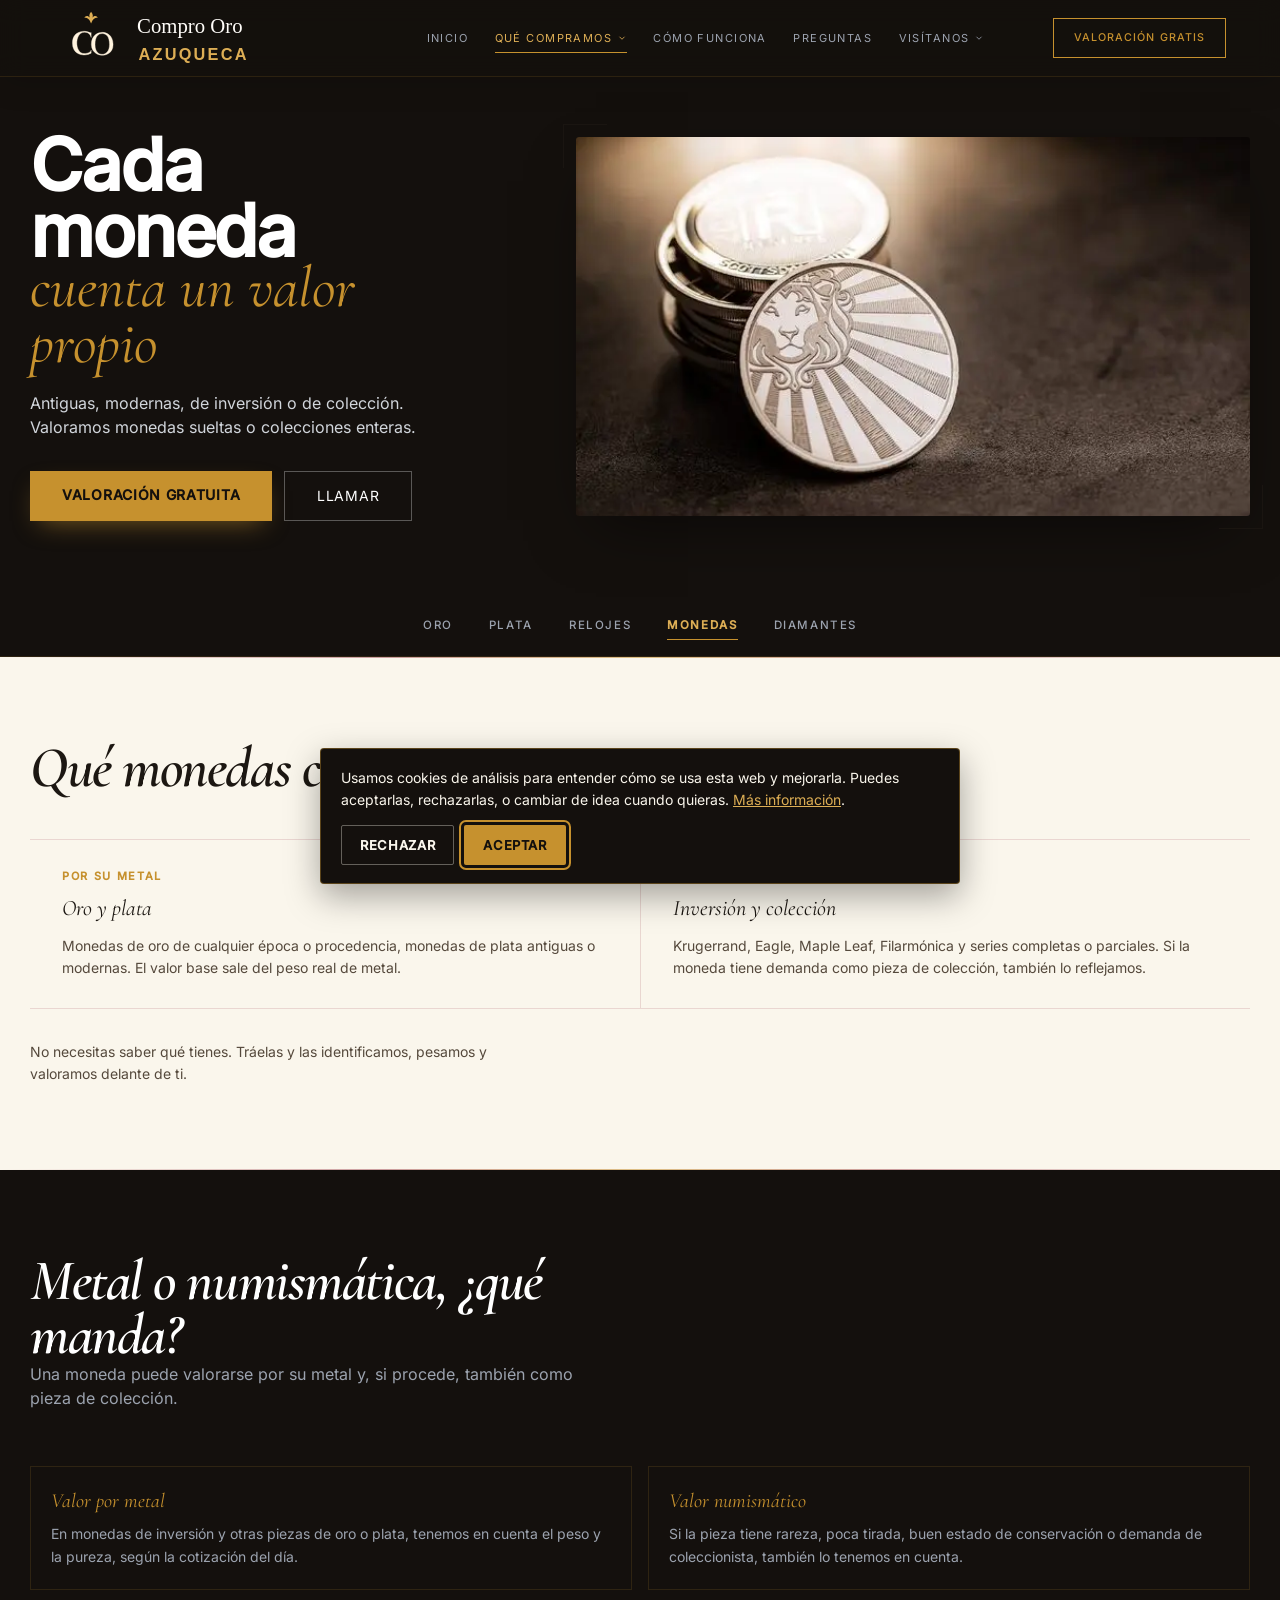
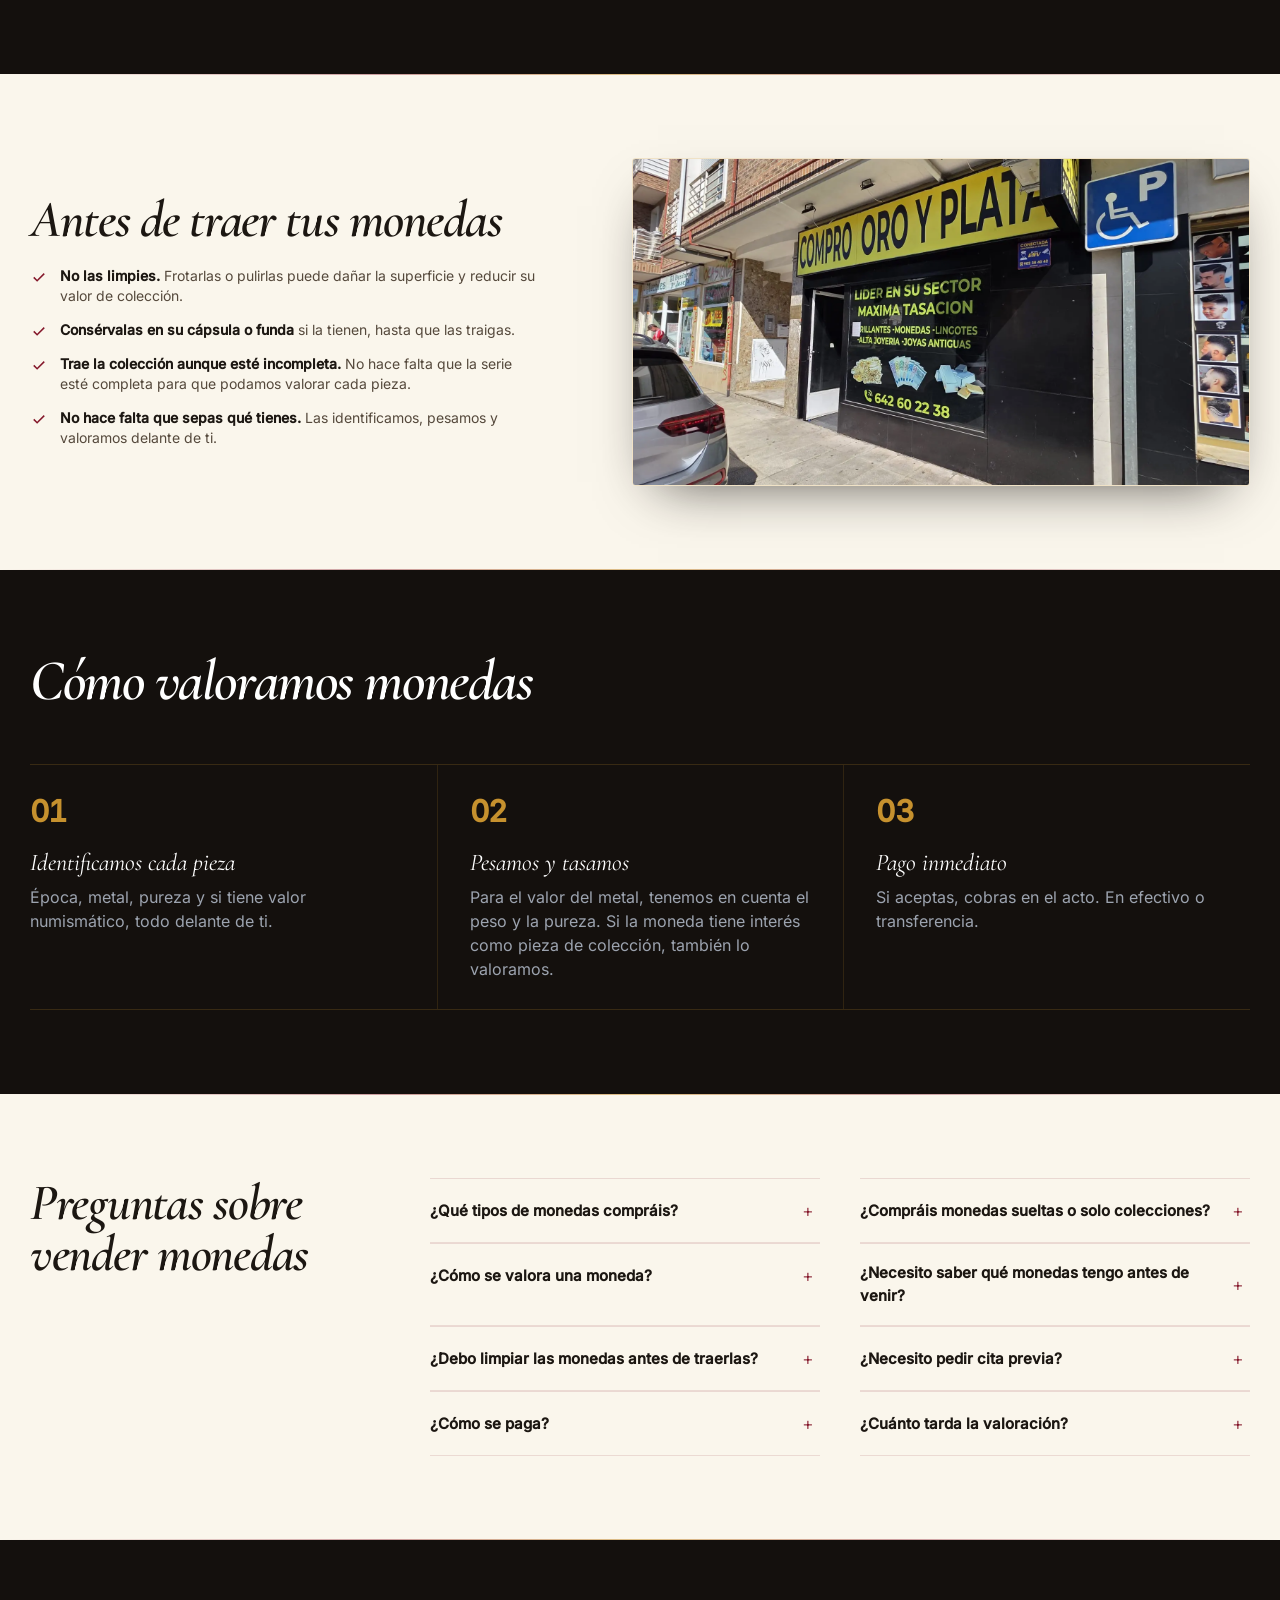
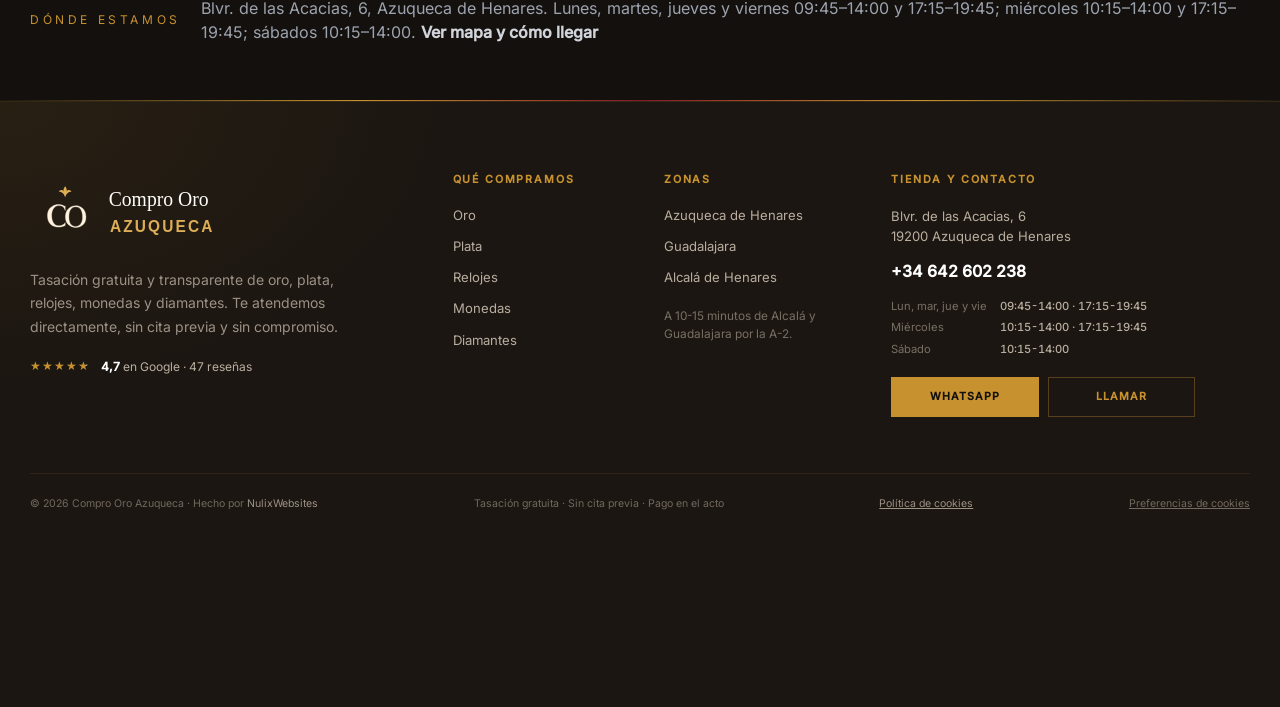
<file: compro-monedas.html>
<!DOCTYPE html>
<html lang="es" class="scroll-smooth">
<head>
  <meta charset="UTF-8">
  <meta name="viewport" content="width=device-width, initial-scale=1.0">
  <meta name="theme-color" content="#14100D">
  <meta name="robots" content="index,follow,max-image-preview:large">
  <title>Compro Monedas de Oro y Plata en Azuqueca · Tasación gratis</title>
  <meta name="description" content="Compramos monedas de oro y plata en Azuqueca de Henares. Antiguas, modernas, de inversión o de colección. Tasación gratuita y pago inmediato.">
  <meta name="keywords" content="compro monedas oro azuqueca, venta monedas plata, tasacion monedas guadalajara, monedas antiguas, monedas de coleccion, krugerrand, monedas de inversion">
  <link rel="canonical" href="https://comprooroazuqueca.com/compro-monedas.html">
  <meta property="og:type" content="website">
  <meta property="og:locale" content="es_ES">
  <meta property="og:site_name" content="Compro Oro Azuqueca">
  <meta property="og:title" content="Compro Monedas de Oro y Plata en Azuqueca de Henares">
  <meta property="og:description" content="Monedas antiguas, modernas, de inversión o de colección. Tasación gratuita y pago inmediato.">
  <meta property="og:url" content="https://comprooroazuqueca.com/compro-monedas.html">
  <meta property="og:image" content="https://comprooroazuqueca.com/assets/brand/og.png">
  <meta name="twitter:card" content="summary_large_image">
  <link rel="icon" type="image/svg+xml" href="assets/brand/logo-mark.svg?v=f77552e">
  <link rel="icon" type="image/png" sizes="32x32" href="assets/brand/favicon-32.png?v=f77552e">
  <link rel="icon" type="image/png" sizes="16x16" href="assets/brand/favicon-16.png?v=f77552e">
  <link rel="icon" href="/favicon.ico?v=f77552e" sizes="any">
  <link rel="apple-touch-icon" sizes="180x180" href="assets/brand/apple-touch.png?v=f77552e">
  <link rel="manifest" href="/site.webmanifest">

  <script type="application/ld+json">
  { "@context":"https://schema.org","@type":"JewelryStore","name":"Compro Oro Azuqueca","url":"https://comprooroazuqueca.com/compro-monedas.html","telephone":"+34642602238",
    "address":{"@type":"PostalAddress","streetAddress":"Blvr. de las Acacias, 6","addressLocality":"Azuqueca de Henares","addressRegion":"Guadalajara","postalCode":"19200","addressCountry":"ES"},
    "geo":{"@type":"GeoCoordinates","latitude":40.5658112,"longitude":-3.2624812},
    "aggregateRating":{"@type":"AggregateRating","ratingValue":"4.7","reviewCount":"47","bestRating":"5"},
    "makesOffer":[{"@type":"Offer","name":"Compra de monedas de oro y plata"}] }
  </script>
  <script type="application/ld+json">
  { "@context":"https://schema.org","@type":"FAQPage","mainEntity":[
    {"@type":"Question","name":"¿Qué tipos de monedas compráis?","acceptedAnswer":{"@type":"Answer","text":"Monedas de oro y plata: antiguas, modernas, de inversión (Krugerrand, Eagle, Maple Leaf…) y de colección. También series incompletas."}},
    {"@type":"Question","name":"¿Compráis monedas sueltas o solo colecciones?","acceptedAnswer":{"@type":"Answer","text":"Ambas. Puedes traer una sola moneda o una colección entera, aunque la serie esté incompleta."}},
    {"@type":"Question","name":"¿Cómo se valora una moneda?","acceptedAnswer":{"@type":"Answer","text":"Por el peso del metal precioso, su pureza, y si tiene valor numismático adicional (rareza, estado de conservación, demanda)."}},
    {"@type":"Question","name":"¿Necesito saber qué monedas tengo antes de venir?","acceptedAnswer":{"@type":"Answer","text":"No. Tráelas y nosotros las identificamos, pesamos y valoramos delante de ti. Sin compromiso."}},
    {"@type":"Question","name":"¿Debo limpiar las monedas antes de traerlas?","acceptedAnswer":{"@type":"Answer","text":"No, mejor que no. Limpiarlas o pulirlas puede dañar la superficie y reducir su valor de colección. Tráelas tal cual las tengas."}},
    {"@type":"Question","name":"¿Necesito pedir cita previa?","acceptedAnswer":{"@type":"Answer","text":"No. Puedes pasarte cuando quieras dentro del horario de tienda."}},
    {"@type":"Question","name":"¿Cómo se paga?","acceptedAnswer":{"@type":"Answer","text":"En efectivo o por transferencia bancaria, al momento."}},
    {"@type":"Question","name":"¿Cuánto tarda la valoración?","acceptedAnswer":{"@type":"Answer","text":"Unos minutos para monedas sueltas. Si traes una colección grande, puede llevar algo más."}}
  ]}
  </script>

  <link rel="stylesheet" href="styles.css">
  <link rel="preload" as="font" type="font/woff2" href="assets/fonts/inter-400.woff2" crossorigin>
</head>
<body class="product-page">

  <a href="#main" class="sr-only focus:not-sr-only focus:fixed focus:top-3 focus:left-3 focus:z-[100] focus:bg-gold focus:text-black focus:px-4 focus:py-2 focus:font-semibold focus:text-sm">Saltar al contenido</a>

  <a href="https://wa.me/34642602238?text=Hola%2C%20quer%C3%ADa%20una%20tasaci%C3%B3n%20de%20monedas%20gratis" target="_blank" rel="noopener" class="sticky-wa" aria-label="Contactar por WhatsApp para una tasación gratis">
    <svg width="26" height="26" viewBox="0 0 24 24" fill="white" aria-hidden="true"><path d="M17.472 14.382c-.297-.149-1.758-.867-2.03-.967-.273-.099-.471-.148-.67.15-.197.297-.767.966-.94 1.164-.173.199-.347.223-.644.075-.297-.15-1.255-.463-2.39-1.475-.883-.788-1.48-1.761-1.653-2.059-.173-.297-.018-.458.13-.606.134-.133.298-.347.446-.52.149-.174.198-.298.298-.497.099-.198.05-.371-.025-.52-.075-.149-.669-1.612-.916-2.207-.242-.579-.487-.5-.669-.51-.173-.008-.371-.01-.57-.01-.198 0-.52.074-.792.372-.272.297-1.04 1.016-1.04 2.479 0 1.462 1.065 2.875 1.213 3.074.149.198 2.096 3.2 5.077 4.487.709.306 1.262.489 1.694.625.712.227 1.36.195 1.871.118.571-.085 1.758-.719 2.006-1.413.248-.694.248-1.289.173-1.413-.074-.124-.272-.198-.57-.347z"/><path d="M12 0C5.373 0 0 5.373 0 12c0 2.136.563 4.14 1.542 5.873L0 24l6.302-1.518A11.94 11.94 0 0012 24c6.627 0 12-5.373 12-12S18.627 0 12 0zm0 21.818a9.8 9.8 0 01-5.032-1.388l-.36-.214-3.742.9.948-3.643-.235-.374A9.777 9.777 0 012.182 12C2.182 6.58 6.58 2.182 12 2.182S21.818 6.58 21.818 12 17.42 21.818 12 21.818z"/></svg>
  </a>

  <nav class="fixed w-full z-40 bg-void/85 backdrop-blur-md border-b border-gold/10">
    <div class="max-w-5xl mx-auto px-5 sm:px-6 flex items-center justify-between h-14 sm:h-16">
      <a href="index.html" class="flex items-center gap-3 sm:gap-3.5 text-gold min-w-0" aria-label="Compro Oro Azuqueca, inicio">
        <img src="assets/brand/logo-lockup.svg?v=logo-transparent" alt="Compro Oro Azuqueca" width="310" height="58" class="site-nav-logo shrink-0">
      </a>
      <div class="site-nav-links hidden md:flex items-center gap-8 text-xs tracking-[.18em] text-gray-400 uppercase">
        <a href="index.html" class="nav-link nav-home hover:text-gold transition-colors">Inicio</a>
        <div class="nav-drop nav-buy">
          <button type="button">Qué compramos<svg class="nav-drop-caret" width="10" height="10" viewBox="0 0 24 24" fill="none" stroke="currentColor" stroke-width="2" aria-hidden="true"><path d="m6 9 6 6 6-6"/></svg></button>
          <div class="nav-drop-panel">
          <a href="compro-oro.html">Oro</a>
          <a href="compro-plata.html">Plata</a>
          <a href="compro-relojes.html">Relojes</a>
          <a href="compro-monedas.html" class="active">Monedas</a>
          </div>
        </div>
        <a href="index.html#proceso" class="nav-link nav-process hover:text-gold transition-colors">Cómo funciona</a>
        <a href="#faq" class="nav-link nav-faq hover:text-gold transition-colors">Preguntas</a>
        <div class="nav-drop nav-visit">
          <button type="button">Visítanos<svg class="nav-drop-caret" width="10" height="10" viewBox="0 0 24 24" fill="none" stroke="currentColor" stroke-width="2" aria-hidden="true"><path d="m6 9 6 6 6-6"/></svg></button>
          <div class="nav-drop-panel">
          <a href="index.html#ubicacion">Azuqueca de Henares</a>
          <a href="compro-oro-guadalajara.html">Guadalajara</a>
          <a href="compro-oro-alcala-de-henares.html">Alcalá de Henares</a>
          </div>
        </div>
      </div>
      <a href="https://wa.me/34642602238?text=Hola%2C%20quer%C3%ADa%20una%20tasaci%C3%B3n%20de%20monedas%20gratis" target="_blank" rel="noopener"
         class="hidden md:inline-block border border-gold text-gold text-xs font-medium px-6 py-2 uppercase tracking-wider hover:bg-gold hover:text-black transition-colors">
        Valoración gratis
      </a>
      <button id="menu-toggle" class="md:hidden text-gold p-2 -mr-2" aria-label="Abrir menú" aria-expanded="false" aria-controls="mobile-menu">
        <svg width="24" height="24" viewBox="0 0 24 24" fill="none" stroke="currentColor" stroke-width="1.5" aria-hidden="true"><path stroke-linecap="round" d="M4 7h16M4 12h16M4 17h16"/></svg>
      </button>
    </div>
    <div id="mobile-menu" class="hidden md:hidden border-t border-gold/10 bg-void/95 backdrop-blur-md">
      <div class="px-5 py-4 space-y-1 text-sm tracking-[.15em] text-gray-300 uppercase">
        <a href="index.html" class="block py-2 hover:text-gold transition-colors">Inicio</a>
        <p class="mnav-label">Qué compramos</p>
        <a href="compro-oro.html" class="mnav-sub hover:text-gold transition-colors">Oro</a>
        <a href="compro-plata.html" class="mnav-sub hover:text-gold transition-colors">Plata</a>
        <a href="compro-relojes.html" class="mnav-sub hover:text-gold transition-colors">Relojes</a>
        <a href="compro-monedas.html" class="mnav-sub hover:text-gold transition-colors">Monedas</a>
        <a href="index.html#proceso" class="block py-2 hover:text-gold transition-colors">Cómo funciona</a>
        <a href="#faq" class="block py-2 hover:text-gold transition-colors">Preguntas</a>
        <p class="mnav-label">Visítanos</p>
        <a href="index.html#ubicacion" class="mnav-sub hover:text-gold transition-colors">Azuqueca de Henares</a>
        <a href="compro-oro-guadalajara.html" class="mnav-sub hover:text-gold transition-colors">Guadalajara</a>
        <a href="compro-oro-alcala-de-henares.html" class="mnav-sub hover:text-gold transition-colors">Alcalá de Henares</a>
        <a href="https://wa.me/34642602238?text=Hola%2C%20quer%C3%ADa%20una%20tasaci%C3%B3n%20de%20monedas%20gratis" target="_blank" rel="noopener"
           class="block mt-2 text-center bg-gold text-black font-semibold py-3 normal-case tracking-wider">Valoración gratis</a>
      </div>
    </div>
  </nav>

  <section id="main" class="relative bg-void overflow-hidden pt-24 sm:pt-28 pb-14 sm:pb-20 px-5 sm:px-6">
    <div class="max-w-5xl mx-auto hero-split">
      <div class="reveal">
        <h1 class="mb-5">
          <span class="block display-strong text-white text-4xl sm:text-6xl md:text-7xl">Cada moneda</span>
          <span class="block font-serif italic text-gold text-3xl sm:text-5xl md:text-6xl -mt-1">cuenta un valor propio</span>
        </h1>
        <p class="text-gray-300 text-sm sm:text-base lead-measure leading-relaxed mb-8">Antiguas, modernas, de inversión o de colección. Valoramos monedas sueltas o colecciones enteras.</p>
        <div class="flex flex-col sm:flex-row sm:flex-wrap gap-3">
          <a href="https://wa.me/34642602238?text=Hola%2C%20quer%C3%ADa%20una%20tasaci%C3%B3n%20de%20monedas%20gratis" target="_blank" rel="noopener" class="btn-lift btn-gold-sh text-center bg-gold text-black font-semibold px-8 py-3.5 uppercase text-sm tracking-wider hover:bg-gold-light transition-colors">Valoración gratuita</a>
          <a href="tel:+34642602238" class="btn-lift text-center border border-white/30 text-white px-8 py-3.5 uppercase text-sm tracking-wider hover:border-gold/60 transition-colors">Llamar</a>
        </div>
      </div>
      <div class="hero-frame img-reveal">
        <picture>
          <source type="image/webp" srcset="assets/cat-monedas.webp">
          <img src="assets/cat-monedas.jpg" width="640" height="427" alt="Monedas de oro y plata preparadas para su valoración" loading="eager" fetchpriority="high">
        </picture>
      </div>
    </div>
  </section>

  <nav class="bg-void border-b border-gold/10" aria-label="Categorías">
    <div class="max-w-5xl mx-auto cat-strip">
      <a href="compro-oro.html" class="cat-pill"><img src="assets/cat-oro.jpg" alt="" width="26" height="26">Oro</a>
      <a href="compro-plata.html" class="cat-pill"><img src="assets/cat-plata.jpg" alt="" width="26" height="26">Plata</a>
      <a href="compro-relojes.html" class="cat-pill"><img src="assets/cat-relojes.jpg" alt="" width="26" height="26">Relojes</a>
      <a href="compro-monedas.html" class="cat-pill active"><img src="assets/cat-monedas.jpg" alt="" width="26" height="26">Monedas</a>
      <a href="https://wa.me/34642602238?text=Hola%2C%20tengo%20un%20diamante%20para%20valorar" target="_blank" rel="noopener" class="cat-pill"><img src="assets/cat-diamantes.jpg" alt="" width="26" height="26">Diamantes</a>
    </div>
  </nav>

  <section class="section-cream section-pad px-5 sm:px-6 scroll-mt-20">
    <div class="max-w-5xl mx-auto">
      <div class="section-head max-w-2xl reveal">
        <h2 class="font-serif fluid-display text-ink italic" style="font-size:clamp(2.2rem,5.4vw,3.6rem)">Qué monedas compramos</h2>
      </div>
      <div class="cmp-grid stagger">
        <div class="cmp-card reveal">
          <span class="cmp-label">Por su metal</span>
          <h3>Oro y plata</h3>
          <p>Monedas de oro de cualquier época o procedencia, monedas de plata antiguas o modernas. El valor base sale del peso real de metal.</p>
        </div>
        <div class="cmp-card reveal">
          <span class="cmp-label">Por su valor numismático</span>
          <h3>Inversión y colección</h3>
          <p>Krugerrand, Eagle, Maple Leaf, Filarmónica y series completas o parciales. Si la moneda tiene demanda como pieza de colección, también lo reflejamos.</p>
        </div>
      </div>
      <p class="text-sm text-ink-soft leading-relaxed mt-8 max-w-lg reveal">No necesitas saber qué tienes. Tráelas y las identificamos, pesamos y valoramos delante de ti.</p>
    </div>
  </section>

  <section class="bg-void section-pad px-5 sm:px-6 scroll-mt-20">
    <div class="max-w-5xl mx-auto">
      <div class="max-w-2xl mb-10 sm:mb-14">
        <h2 class="font-serif fluid-display text-white italic" style="font-size:clamp(2.2rem,5.4vw,3.6rem)">Metal o numismática, ¿qué manda?</h2>
        <p class="text-sm sm:text-base text-gray-400 leading-relaxed mt-4 max-w-xl">Una moneda puede valorarse por su metal y, si procede, también como pieza de colección.</p>
      </div>
      <div class="grid sm:grid-cols-2 gap-4 sm:gap-5">
        <div class="border border-gold/15 p-5"><p class="font-serif text-gold text-xl italic mb-2">Valor por metal</p><p class="text-sm text-gray-400 leading-relaxed">En monedas de inversión y otras piezas de oro o plata, tenemos en cuenta el peso y la pureza, según la cotización del día.</p></div>
        <div class="border border-gold/15 p-5"><p class="font-serif text-gold text-xl italic mb-2">Valor numismático</p><p class="text-sm text-gray-400 leading-relaxed">Si la pieza tiene rareza, poca tirada, buen estado de conservación o demanda de coleccionista, también lo tenemos en cuenta.</p></div>
      </div>
    </div>
  </section>

  <!-- ANTES DE VENDER TUS MONEDAS -->
  <section class="section-cream section-pad px-5 sm:px-6 scroll-mt-20">
    <div class="max-w-5xl mx-auto grid md:grid-cols-2 gap-10 md:gap-14 items-center">
      <div class="reveal">
        <h2 class="font-serif fluid-display text-ink italic mb-5" style="font-size:clamp(2.2rem,5.4vw,3.6rem)">Antes de traer tus monedas</h2>
        <ul class="grid gap-3.5">
          <li class="flex items-start gap-3"><svg class="text-wine mt-0.5 shrink-0" width="18" height="18" viewBox="0 0 24 24" fill="none" stroke="currentColor" stroke-width="2"><path d="m5 12.5 4.5 4.5L19 7.5"/></svg><span class="text-sm text-ink-soft"><b class="text-ink font-semibold">No las limpies.</b> Frotarlas o pulirlas puede dañar la superficie y reducir su valor de colección.</span></li>
          <li class="flex items-start gap-3"><svg class="text-wine mt-0.5 shrink-0" width="18" height="18" viewBox="0 0 24 24" fill="none" stroke="currentColor" stroke-width="2"><path d="m5 12.5 4.5 4.5L19 7.5"/></svg><span class="text-sm text-ink-soft"><b class="text-ink font-semibold">Consérvalas en su cápsula o funda</b> si la tienen, hasta que las traigas.</span></li>
          <li class="flex items-start gap-3"><svg class="text-wine mt-0.5 shrink-0" width="18" height="18" viewBox="0 0 24 24" fill="none" stroke="currentColor" stroke-width="2"><path d="m5 12.5 4.5 4.5L19 7.5"/></svg><span class="text-sm text-ink-soft"><b class="text-ink font-semibold">Trae la colección aunque esté incompleta.</b> No hace falta que la serie esté completa para que podamos valorar cada pieza.</span></li>
          <li class="flex items-start gap-3"><svg class="text-wine mt-0.5 shrink-0" width="18" height="18" viewBox="0 0 24 24" fill="none" stroke="currentColor" stroke-width="2"><path d="m5 12.5 4.5 4.5L19 7.5"/></svg><span class="text-sm text-ink-soft"><b class="text-ink font-semibold">No hace falta que sepas qué tienes.</b> Las identificamos, pesamos y valoramos delante de ti.</span></li>
        </ul>
      </div>
      <div class="img-frame img-reveal">
        <picture>
          <source type="image/webp" srcset="assets/img-20260520-wa0003__mpffgb99crq4.webp">
          <img src="assets/img-20260520-wa0003__mpffgb99crq4.jpg" width="2000" height="924"
               alt="Fachada de Compro Oro Azuqueca en el Bulevar de las Acacias" class="block w-full h-auto" loading="lazy">
        </picture>
      </div>
    </div>
  </section>

  <section class="bg-void section-pad px-5 sm:px-6 scroll-mt-20">
    <div class="max-w-5xl mx-auto">
      <div class="max-w-2xl mb-10 sm:mb-14">
        <h2 class="font-serif fluid-display text-white italic" style="font-size:clamp(2.2rem,5.4vw,3.6rem)">Cómo valoramos monedas</h2>
      </div>
      <div class="grid gap-0 divide-y divide-gold/15 border-t border-b border-gold/15">
        <div class="grid sm:grid-cols-[auto_1fr] gap-3 sm:gap-8 items-baseline py-6 sm:py-7">
          <span class="stat-num text-gold text-2xl sm:text-3xl">01</span>
          <div><h3 class="text-white font-serif text-xl sm:text-2xl italic mb-1.5">Identificamos cada pieza</h3><p class="text-sm sm:text-base text-gray-400 leading-relaxed max-w-xl">Época, metal, pureza y si tiene valor numismático, todo delante de ti.</p></div>
        </div>
        <div class="grid sm:grid-cols-[auto_1fr] gap-3 sm:gap-8 items-baseline py-6 sm:py-7">
          <span class="stat-num text-gold text-2xl sm:text-3xl">02</span>
          <div><h3 class="text-white font-serif text-xl sm:text-2xl italic mb-1.5">Pesamos y tasamos</h3><p class="text-sm sm:text-base text-gray-400 leading-relaxed max-w-xl">Para el valor del metal, tenemos en cuenta el peso y la pureza. Si la moneda tiene interés como pieza de colección, también lo valoramos.</p></div>
        </div>
        <div class="grid sm:grid-cols-[auto_1fr] gap-3 sm:gap-8 items-baseline py-6 sm:py-7">
          <span class="stat-num text-gold text-2xl sm:text-3xl">03</span>
          <div><h3 class="text-white font-serif text-xl sm:text-2xl italic mb-1.5">Pago inmediato</h3><p class="text-sm sm:text-base text-gray-400 leading-relaxed max-w-xl">Si aceptas, cobras en el acto. En efectivo o transferencia.</p></div>
        </div>
      </div>
    </div>
  </section>

  <section id="faq" class="section-cream section-pad px-5 sm:px-6 scroll-mt-20">
    <div class="max-w-5xl mx-auto">
      <div class="section-head">
        <h2 class="font-serif fluid-display text-ink italic" style="font-size:clamp(2.2rem,5.4vw,3.6rem)">Preguntas sobre vender monedas</h2>
      </div>
      <div class="faq-list max-w-2xl">
        <details class="faq-item">
          <summary>¿Qué tipos de monedas compráis?</summary>
          <p class="faq-a">Monedas de oro y plata: antiguas, modernas, de inversión (Krugerrand, Eagle, Maple Leaf...) y de colección. También series incompletas.</p>
        </details>
        <details class="faq-item">
          <summary>¿Compráis monedas sueltas o solo colecciones?</summary>
          <p class="faq-a">Ambas. Puedes traer una sola moneda o una colección entera, aunque la serie esté incompleta.</p>
        </details>
        <details class="faq-item">
          <summary>¿Cómo se valora una moneda?</summary>
          <p class="faq-a">Por el peso del metal precioso, su pureza, y si tiene valor numismático adicional (rareza, estado de conservación, demanda).</p>
        </details>
        <details class="faq-item">
          <summary>¿Necesito saber qué monedas tengo antes de venir?</summary>
          <p class="faq-a">No. Tráelas y nosotros las identificamos, pesamos y valoramos delante de ti. Sin compromiso.</p>
        </details>
        <details class="faq-item">
          <summary>¿Debo limpiar las monedas antes de traerlas?</summary>
          <p class="faq-a">No, mejor que no. Limpiarlas o pulirlas puede dañar la superficie y reducir su valor de colección. Tráelas tal cual las tengas.</p>
        </details>
        <details class="faq-item">
          <summary>¿Necesito pedir cita previa?</summary>
          <p class="faq-a">No. Puedes pasarte cuando quieras dentro del horario de tienda.</p>
        </details>
        <details class="faq-item">
          <summary>¿Cómo se paga?</summary>
          <p class="faq-a">En efectivo o por transferencia bancaria, al momento.</p>
        </details>
        <details class="faq-item">
          <summary>¿Cuánto tarda la valoración?</summary>
          <p class="faq-a">Unos minutos para monedas sueltas. Si traes una colección grande, puede llevar algo más.</p>
        </details>
      </div>
    </div>
  </section>

  <section id="ubicacion" class="bg-void py-10 sm:py-14 px-5 sm:px-6 scroll-mt-20">
    <div class="max-w-5xl mx-auto flex flex-col sm:flex-row sm:items-center gap-5 sm:gap-8">
      <p class="text-xs tracking-[.3em] text-gold uppercase shrink-0">Dónde estamos</p>
      <p class="text-sm sm:text-base text-gray-400 leading-relaxed flex-1">Blvr. de las Acacias, 6, Azuqueca de Henares. Lunes, martes, jueves y viernes 09:45–14:00 y 17:15–19:45; miércoles 10:15–14:00 y 17:15–19:45; sábados 10:15–14:00. <a href="index.html#ubicacion" class="u-anim text-gray-300 font-semibold">Ver mapa y cómo llegar</a></p>
    </div>
  </section>

  <div class="gold-rule"></div>
  <footer class="site-footer bg-void-800 border-t border-gold/10 px-5 sm:px-6 pb-24 sm:pb-12">
    <div class="max-w-5xl mx-auto footer-grid">
      <div class="footer-brand">
        <a href="index.html" class="footer-brand-lockup" aria-label="Compro Oro Azuqueca, inicio">
          <img src="assets/brand/logo-lockup.svg?v=logo-transparent" alt="Compro Oro Azuqueca" width="330" height="61">
        </a>
        <p class="footer-brand-copy">Tasación gratuita y transparente de oro, plata, relojes, monedas y diamantes. Te atendemos directamente, sin cita previa y sin compromiso.</p>
        <a href="https://www.google.com/maps/place/Compro+oro+azuqueca/data=!4m7!3m6!1s0xd424d728174c307:0x263c1d06dae729d8!8m2!3d40.5658112!4d-3.2624812" target="_blank" rel="noopener" class="footer-rating" aria-label="Ver las 47 reseñas de Google">
          <span class="stars" style="--pct:94%" aria-hidden="true">★★★★★</span>
          <span><strong>4,7</strong> en Google · 47 reseñas</span>
        </a>
      </div>

      <nav class="footer-column" aria-label="Qué compramos">
        <p class="footer-heading">Qué compramos</p>
        <a href="compro-oro.html">Oro</a>
        <a href="compro-plata.html">Plata</a>
        <a href="compro-relojes.html">Relojes</a>
        <a href="compro-monedas.html">Monedas</a>
        <a href="https://wa.me/34642602238?text=Hola%2C%20tengo%20un%20diamante%20o%20piedra%20preciosa%20para%20valorar" target="_blank" rel="noopener">Diamantes</a>
      </nav>

      <nav class="footer-column" aria-label="Zonas">
        <p class="footer-heading">Zonas</p>
        <a href="index.html#ubicacion">Azuqueca de Henares</a>
        <a href="compro-oro-guadalajara.html">Guadalajara</a>
        <a href="compro-oro-alcala-de-henares.html">Alcalá de Henares</a>
        <p class="footer-distance">A 10-15 minutos de Alcalá y Guadalajara por la A-2.</p>
      </nav>

      <div class="footer-column footer-contact">
        <p class="footer-heading">Tienda y contacto</p>
        <address>
          <span>Blvr. de las Acacias, 6</span>
          <span>19200 Azuqueca de Henares</span>
        </address>
        <a href="tel:+34642602238" class="footer-phone">+34 642 602 238</a>
        <p class="footer-hours"><span>Lun, mar, jue y vie</span><b>09:45-14:00 · 17:15-19:45</b><span>Miércoles</span><b>10:15-14:00 · 17:15-19:45</b><span>Sábado</span><b>10:15-14:00</b></p>
        <div class="footer-actions">
          <a href="https://wa.me/34642602238?text=Hola%2C%20quer%C3%ADa%20una%20tasaci%C3%B3n%20gratis" target="_blank" rel="noopener">WhatsApp</a>
          <a href="tel:+34642602238">Llamar</a>
        </div>
      </div>
    </div>

    <div class="max-w-5xl mx-auto footer-bottom">
      <p>© 2026 Compro Oro Azuqueca · Hecho por <a href="https://github.com/nulixwebsites" target="_blank" rel="noopener">NulixWebsites</a></p>
      <p>Tasación gratuita · Sin cita previa · Pago en el acto</p>
      <a href="politica-de-cookies.html" class="footer-cookie-btn">Política de cookies</a>
      <button type="button" id="cookie-settings-btn" class="footer-cookie-btn" hidden>Preferencias de cookies</button>
    </div>
  </footer>

  <script src="motion.js" defer></script>

  <script src="assets/analytics-consent.js" defer></script>
</body>
</html>
</file>
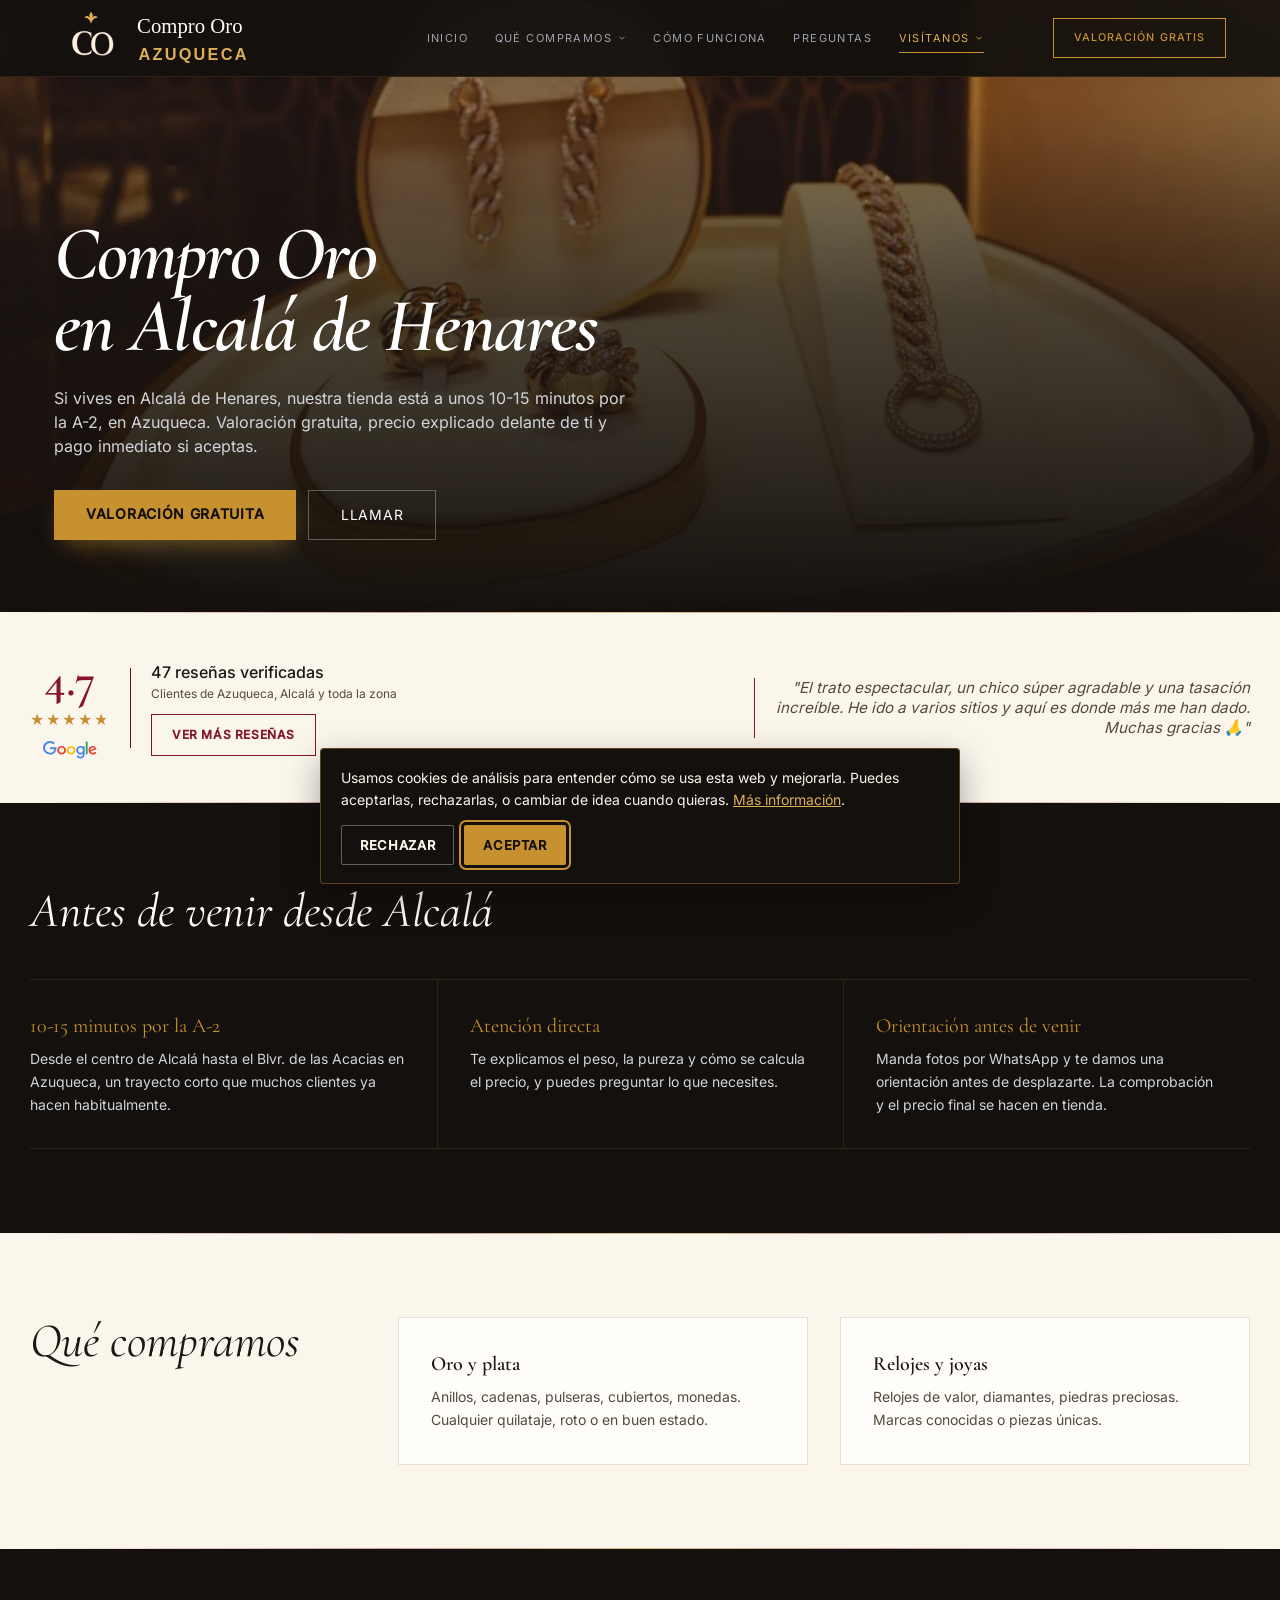
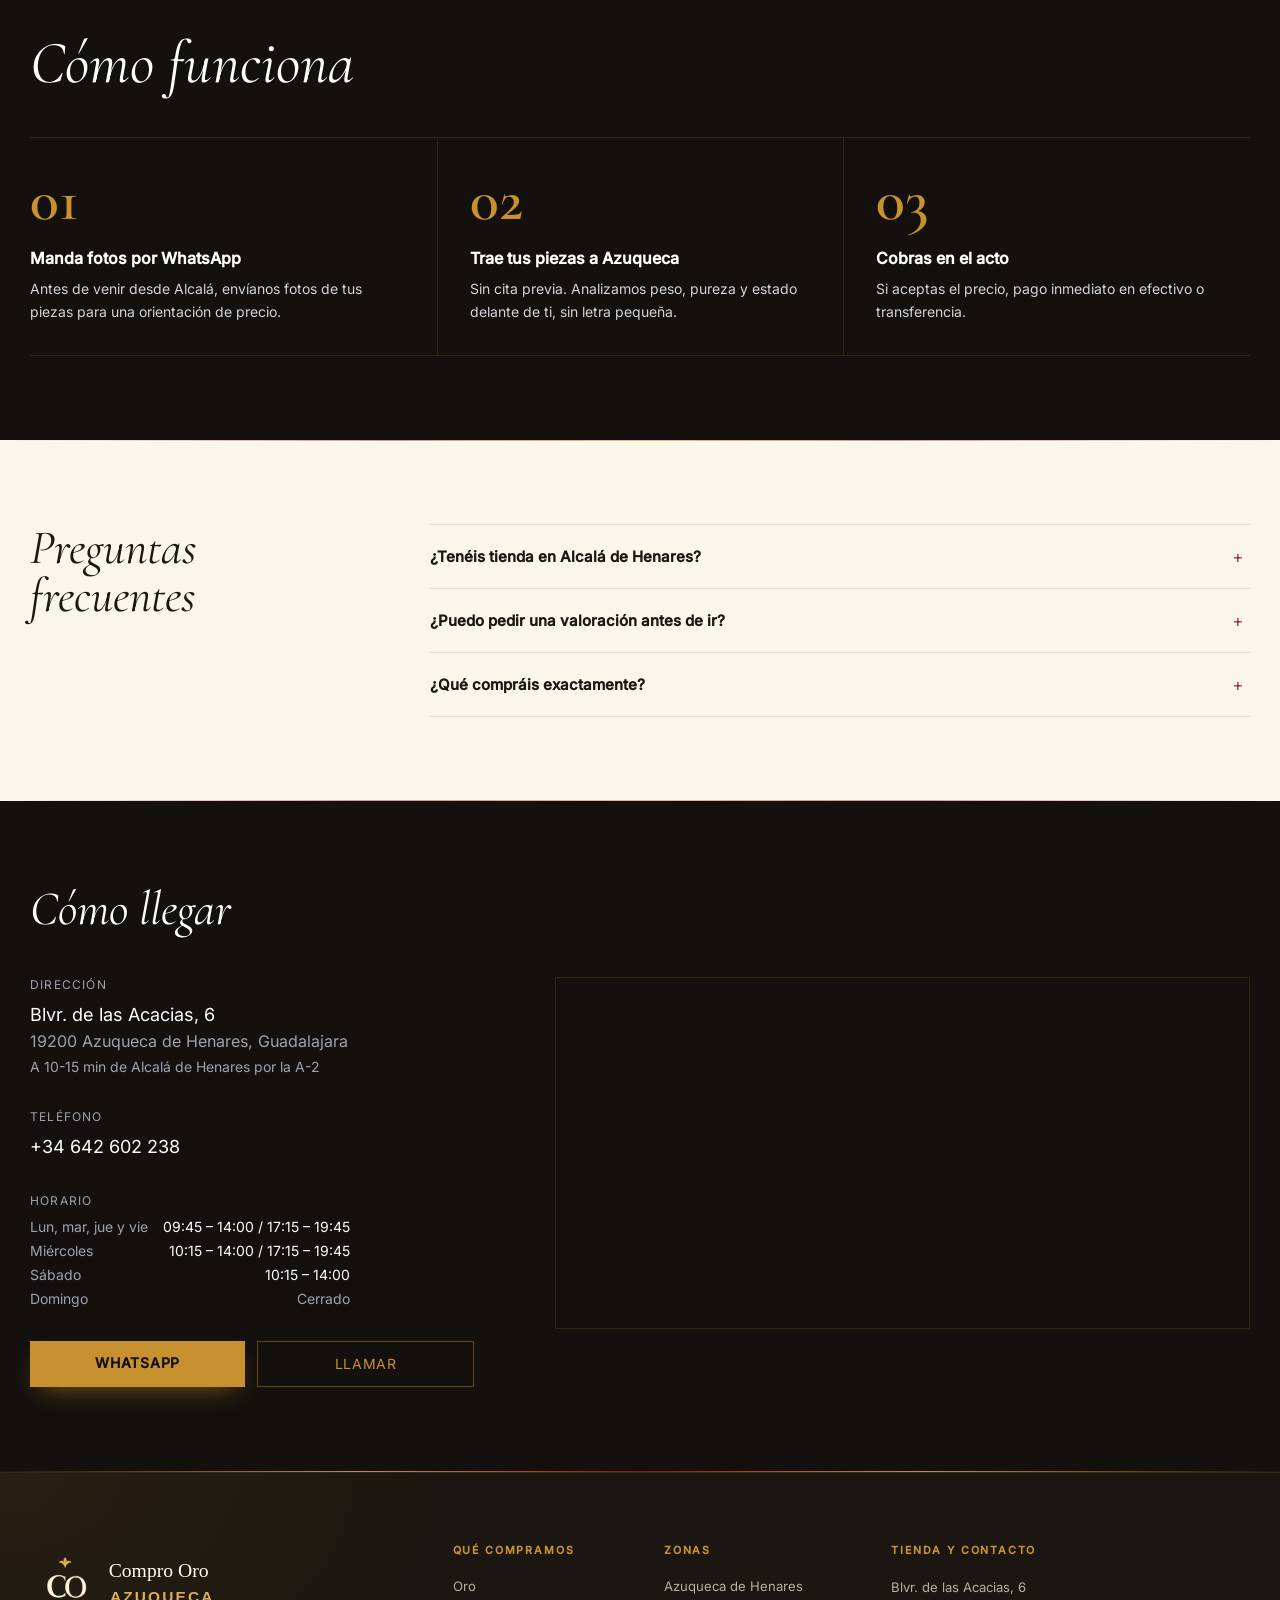
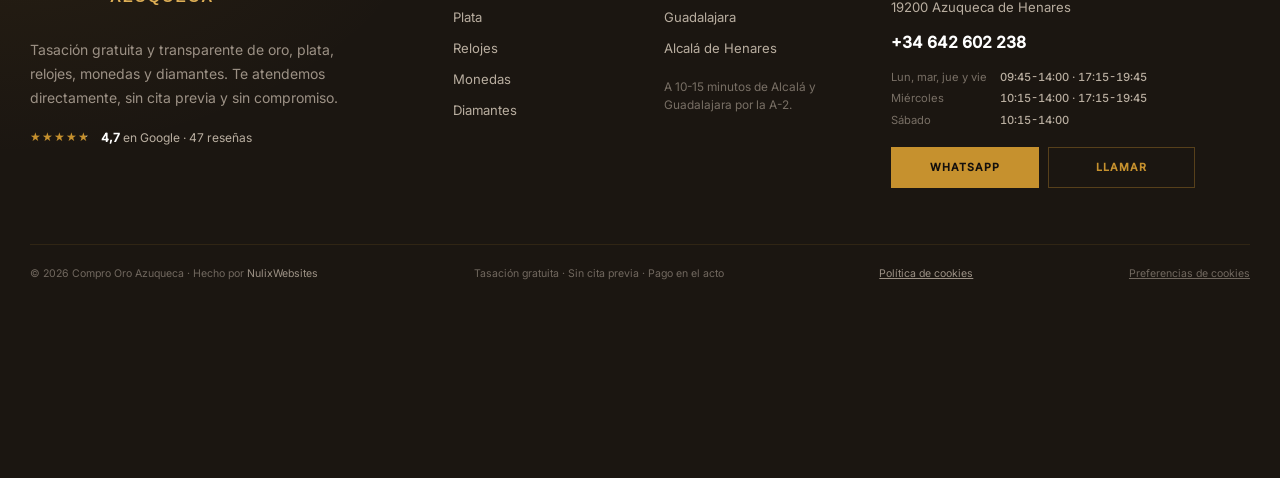
<file: compro-oro-alcala-de-henares.html>
<!DOCTYPE html>
<html lang="es" class="scroll-smooth">
<head>
  <meta charset="UTF-8">
  <meta name="viewport" content="width=device-width, initial-scale=1.0">
  <meta name="theme-color" content="#07070a">
  <meta name="robots" content="index,follow,max-image-preview:large">
  <title>Compro Oro Alcalá de Henares · Tasación gratis y pago inmediato</title>
  <meta name="description" content="¿Buscas dónde vender oro en Alcalá de Henares? Compro Oro Azuqueca está a unos 10-15 minutos por la A-2. Tasación gratuita, precio explicado delante de ti y pago inmediato si aceptas. 4.7★ en Google con 47 reseñas.">
  <meta name="keywords" content="compro oro alcala de henares, venta de oro alcala de henares, tasacion oro alcala, compra plata alcala de henares, compra joyas alcala">
  <link rel="canonical" href="https://comprooroazuqueca.com/compro-oro-alcala-de-henares.html">

  <meta property="og:type" content="website">
  <meta property="og:locale" content="es_ES">
  <meta property="og:site_name" content="Compro Oro Azuqueca">
  <meta property="og:title" content="Compro Oro Alcalá de Henares · Tasación gratis y pago inmediato">
  <meta property="og:description" content="¿Buscas dónde vender oro en Alcalá de Henares? Estamos a unos 10-15 minutos por la A-2, en Azuqueca. Tasación gratuita, precio explicado delante de ti y pago al instante si aceptas.">
  <meta property="og:url" content="https://comprooroazuqueca.com/compro-oro-alcala-de-henares.html">
  <meta property="og:image" content="https://comprooroazuqueca.com/assets/brand/og.png">
  <meta property="og:image:type" content="image/png">
  <meta property="og:image:width" content="1200">
  <meta property="og:image:height" content="630">
  <meta property="og:image:alt" content="Compro Oro Azuqueca · Tradición, honestidad y experiencia">

  <meta name="twitter:card" content="summary_large_image">
  <meta name="twitter:title" content="Compro Oro Alcalá de Henares · Tasación gratis y pago inmediato">
  <meta name="twitter:description" content="¿Buscas dónde vender oro en Alcalá de Henares? Estamos a unos 10-15 minutos por la A-2, en Azuqueca. Tasación gratuita, precio explicado delante de ti y pago al instante si aceptas.">
  <meta name="twitter:image" content="https://comprooroazuqueca.com/assets/brand/og.png">
  <meta name="twitter:image:alt" content="Compro Oro Azuqueca · Tradición, honestidad y experiencia">

  <link rel="preload" as="image"
        href="assets/hero-1024.webp"
        imagesrcset="assets/hero-640.webp 640w, assets/hero-1024.webp 1024w, assets/hero-1600.webp 1600w"
        imagesizes="100vw"
        type="image/webp"
        fetchpriority="high">

  <link rel="icon" type="image/svg+xml" href="assets/brand/logo-mark.svg?v=f77552e">
  <link rel="icon" type="image/png" sizes="32x32" href="assets/brand/favicon-32.png?v=f77552e">
  <link rel="icon" type="image/png" sizes="16x16" href="assets/brand/favicon-16.png?v=f77552e">
  <link rel="icon" href="/favicon.ico?v=f77552e" sizes="any">
  <link rel="apple-touch-icon" sizes="180x180" href="assets/brand/apple-touch.png?v=f77552e">
  <link rel="manifest" href="/site.webmanifest">
  <meta name="apple-mobile-web-app-title" content="Compro Oro Azuqueca">
  <meta name="msapplication-TileColor" content="#07070a">
  <meta name="msapplication-TileImage" content="assets/brand/icon-192.png">

  <!-- LocalBusiness structured data — misma tienda física, area page para Alcalá de Henares -->
  <script type="application/ld+json">
  {
    "@context": "https://schema.org",
    "@type": "JewelryStore",
    "name": "Compro Oro Azuqueca",
    "image": "https://comprooroazuqueca.com/assets/brand/og.png",
    "logo": "https://comprooroazuqueca.com/assets/brand/logo-512.png",
    "url": "https://comprooroazuqueca.com/compro-oro-alcala-de-henares.html",
    "telephone": "+34642602238",
    "openingHoursSpecification": [
      { "@type": "OpeningHoursSpecification", "dayOfWeek": ["Monday","Tuesday","Thursday","Friday"], "opens": "09:45", "closes": "14:00" },
      { "@type": "OpeningHoursSpecification", "dayOfWeek": "Wednesday", "opens": "10:15", "closes": "14:00" },
      { "@type": "OpeningHoursSpecification", "dayOfWeek": ["Monday","Tuesday","Wednesday","Thursday","Friday"], "opens": "17:15", "closes": "19:45" },
      { "@type": "OpeningHoursSpecification", "dayOfWeek": "Saturday", "opens": "10:15", "closes": "14:00" }
    ],
    "address": {
      "@type": "PostalAddress",
      "streetAddress": "Blvr. de las Acacias, 6",
      "addressLocality": "Azuqueca de Henares",
      "addressRegion": "Guadalajara",
      "postalCode": "19200",
      "addressCountry": "ES"
    },
    "geo": { "@type": "GeoCoordinates", "latitude": 40.5658112, "longitude": -3.2624812 },
    "paymentAccepted": ["Cash", "Bank Transfer"],
    "currenciesAccepted": "EUR",
    "aggregateRating": { "@type": "AggregateRating", "ratingValue": "4.7", "reviewCount": "47", "bestRating": "5" },
    "areaServed": [
      { "@type": "City", "name": "Alcalá de Henares" },
      { "@type": "City", "name": "Azuqueca de Henares" },
      { "@type": "AdministrativeArea", "name": "Corredor del Henares" }
    ],
    "makesOffer": [
      { "@type": "Offer", "name": "Tasación gratuita de oro, plata y joyas" },
      { "@type": "Offer", "name": "Compra de oro de cualquier quilataje (9k, 14k, 18k, 22k, 24k)" },
      { "@type": "Offer", "name": "Compra de relojes de valor, monedas y diamantes" }
    ],
    "sameAs": ["https://www.google.com/maps/place/Compro+oro+azuqueca/data=!4m7!3m6!1s0xd424d728174c307:0x263c1d06dae729d8!8m2!3d40.5658112!4d-3.2624812"]
  }
  </script>

  <script type="application/ld+json">
  {
    "@context": "https://schema.org",
    "@type": "FAQPage",
    "mainEntity": [
      {
        "@type": "Question",
        "name": "¿Compro Oro Azuqueca tiene tienda en Alcalá de Henares?",
        "acceptedAnswer": { "@type": "Answer", "text": "Nuestra tienda física está en Azuqueca de Henares, a unos 10-15 minutos en coche desde Alcalá de Henares por la A-2. Si quieres, puedes enviarnos fotos para una orientación antes de desplazarte." }
      },
      {
        "@type": "Question",
        "name": "¿Puedo pedir una valoración antes de ir desde Alcalá de Henares?",
        "acceptedAnswer": { "@type": "Answer", "text": "Sí. Envíanos fotos de tus piezas por WhatsApp y te damos una orientación de precio antes de que hagas el viaje, sin compromiso." }
      },
      {
        "@type": "Question",
        "name": "¿Qué compran en Compro Oro Azuqueca?",
        "acceptedAnswer": { "@type": "Answer", "text": "Oro de cualquier quilataje, plata, relojes de valor, monedas, medallas, diamantes y piedras preciosas. Roto o en buen estado." }
      }
    ]
  }
  </script>

  <link rel="stylesheet" href="styles.css">
  <link rel="preload" as="font" type="font/woff2" href="assets/fonts/inter-400.woff2" crossorigin>
</head>
<body class="zone-page">

  <a href="#main" class="sr-only focus:not-sr-only focus:fixed focus:top-3 focus:left-3 focus:z-[100] focus:bg-gold focus:text-black focus:px-4 focus:py-2 focus:font-semibold focus:text-sm">Saltar al contenido</a>

  <a href="https://wa.me/34642602238?text=Hola%2C%20soy%20de%20Alcal%C3%A1%20de%20Henares%20y%20quer%C3%ADa%20una%20tasaci%C3%B3n%20gratis" target="_blank" rel="noopener" class="sticky-wa" aria-label="Contactar por WhatsApp para una tasación gratis">
    <svg width="26" height="26" viewBox="0 0 24 24" fill="white" aria-hidden="true"><path d="M17.472 14.382c-.297-.149-1.758-.867-2.03-.967-.273-.099-.471-.148-.67.15-.197.297-.767.966-.94 1.164-.173.199-.347.223-.644.075-.297-.15-1.255-.463-2.39-1.475-.883-.788-1.48-1.761-1.653-2.059-.173-.297-.018-.458.13-.606.134-.133.298-.347.446-.52.149-.174.198-.298.298-.497.099-.198.05-.371-.025-.52-.075-.149-.669-1.612-.916-2.207-.242-.579-.487-.5-.669-.51-.173-.008-.371-.01-.57-.01-.198 0-.52.074-.792.372-.272.297-1.04 1.016-1.04 2.479 0 1.462 1.065 2.875 1.213 3.074.149.198 2.096 3.2 5.077 4.487.709.306 1.262.489 1.694.625.712.227 1.36.195 1.871.118.571-.085 1.758-.719 2.006-1.413.248-.694.248-1.289.173-1.413-.074-.124-.272-.198-.57-.347z"/><path d="M12 0C5.373 0 0 5.373 0 12c0 2.136.563 4.14 1.542 5.873L0 24l6.302-1.518A11.94 11.94 0 0012 24c6.627 0 12-5.373 12-12S18.627 0 12 0zm0 21.818a9.8 9.8 0 01-5.032-1.388l-.36-.214-3.742.9.948-3.643-.235-.374A9.777 9.777 0 012.182 12C2.182 6.58 6.58 2.182 12 2.182S21.818 6.58 21.818 12 17.42 21.818 12 21.818z"/></svg>
  </a>

  <!-- Nav -->
  <nav class="fixed w-full z-40 bg-void/85 backdrop-blur-md border-b border-gold/10">
    <div class="max-w-5xl mx-auto px-5 sm:px-6 flex items-center justify-between h-14 sm:h-16">
      <a href="index.html" class="flex items-center gap-3 sm:gap-3.5 text-gold min-w-0" aria-label="Compro Oro Azuqueca, inicio">
        <img src="assets/brand/logo-lockup.svg?v=logo-transparent" alt="Compro Oro Azuqueca" width="310" height="58" class="site-nav-logo shrink-0">
      </a>
      <div class="site-nav-links hidden md:flex items-center gap-8 text-xs tracking-[.18em] text-gray-400 uppercase">
        <a href="index.html" class="nav-link nav-home hover:text-gold transition-colors">Inicio</a>
        <div class="nav-drop nav-buy">
          <button type="button">Qué compramos<svg class="nav-drop-caret" width="10" height="10" viewBox="0 0 24 24" fill="none" stroke="currentColor" stroke-width="2" aria-hidden="true"><path d="m6 9 6 6 6-6"/></svg></button>
          <div class="nav-drop-panel">
          <a href="compro-oro.html">Oro</a>
          <a href="compro-plata.html">Plata</a>
          <a href="compro-relojes.html">Relojes</a>
          <a href="compro-monedas.html">Monedas</a>
          </div>
        </div>
        <a href="index.html#proceso" class="nav-link nav-process hover:text-gold transition-colors">Cómo funciona</a>
        <a href="#faq" class="nav-link nav-faq hover:text-gold transition-colors">Preguntas</a>
        <div class="nav-drop nav-visit">
          <button type="button">Visítanos<svg class="nav-drop-caret" width="10" height="10" viewBox="0 0 24 24" fill="none" stroke="currentColor" stroke-width="2" aria-hidden="true"><path d="m6 9 6 6 6-6"/></svg></button>
          <div class="nav-drop-panel">
          <a href="index.html#ubicacion">Azuqueca de Henares</a>
          <a href="compro-oro-guadalajara.html">Guadalajara</a>
          <a href="compro-oro-alcala-de-henares.html" class="active">Alcalá de Henares</a>
          </div>
        </div>
      </div>
      <a href="https://wa.me/34642602238?text=Hola%2C%20soy%20de%20Alcal%C3%A1%20de%20Henares%20y%20quer%C3%ADa%20una%20tasaci%C3%B3n%20gratis" target="_blank" rel="noopener"
         class="hidden md:inline-block border border-gold text-gold text-xs font-medium px-6 py-2 uppercase tracking-wider hover:bg-gold hover:text-black transition-colors">
        Valoración gratis
      </a>
      <button id="menu-toggle" class="md:hidden text-gold p-2 -mr-2" aria-label="Abrir menú" aria-expanded="false" aria-controls="mobile-menu">
        <svg width="24" height="24" viewBox="0 0 24 24" fill="none" stroke="currentColor" stroke-width="1.5" aria-hidden="true"><path stroke-linecap="round" d="M4 7h16M4 12h16M4 17h16"/></svg>
      </button>
    </div>
    <div id="mobile-menu" class="hidden md:hidden border-t border-gold/10 bg-void/95 backdrop-blur-md">
      <div class="px-5 py-4 space-y-1 text-sm tracking-[.15em] text-gray-300 uppercase">
        <a href="index.html" class="block py-2 hover:text-gold transition-colors">Inicio</a>
        <p class="mnav-label">Qué compramos</p>
        <a href="compro-oro.html" class="mnav-sub hover:text-gold transition-colors">Oro</a>
        <a href="compro-plata.html" class="mnav-sub hover:text-gold transition-colors">Plata</a>
        <a href="compro-relojes.html" class="mnav-sub hover:text-gold transition-colors">Relojes</a>
        <a href="compro-monedas.html" class="mnav-sub hover:text-gold transition-colors">Monedas</a>
        <a href="index.html#proceso" class="block py-2 hover:text-gold transition-colors">Cómo funciona</a>
        <a href="#faq" class="block py-2 hover:text-gold transition-colors">Preguntas</a>
        <p class="mnav-label">Visítanos</p>
        <a href="index.html#ubicacion" class="mnav-sub hover:text-gold transition-colors">Azuqueca de Henares</a>
        <a href="compro-oro-guadalajara.html" class="mnav-sub hover:text-gold transition-colors">Guadalajara</a>
        <a href="compro-oro-alcala-de-henares.html" class="mnav-sub hover:text-gold transition-colors">Alcalá de Henares</a>
        <a href="https://wa.me/34642602238?text=Hola%2C%20soy%20de%20Alcal%C3%A1%20de%20Henares%20y%20quer%C3%ADa%20una%20tasaci%C3%B3n%20gratis" target="_blank" rel="noopener"
           class="block mt-2 text-center bg-gold text-black font-semibold py-3 normal-case tracking-wider">Valoración gratis</a>
      </div>
    </div>
  </nav>

  <!-- HERO -->
  <section id="main" class="hero-tuned relative min-h-[88svh] sm:min-h-[600px] sm:h-screen flex items-end overflow-hidden">
    <picture>
      <source type="image/webp" srcset="assets/hero-640.webp 640w, assets/hero-1024.webp 1024w, assets/hero-1600.webp 1600w" sizes="100vw">
      <img src="assets/hero-1024.jpg" srcset="assets/hero-640.jpg 640w, assets/hero-1024.jpg 1024w, assets/hero-1600.jpg 1600w" sizes="100vw"
        width="1600" height="1067" alt="Joyas de oro sobre fondo oscuro" class="absolute inset-0 img-cover" fetchpriority="high">
    </picture>
    <div class="absolute inset-0 bg-gradient-to-t from-void via-void/70 to-void/10"></div>
    <div class="relative z-10 w-full max-w-5xl mx-auto px-5 sm:px-6 hero-pad pt-24">
      <h1 class="font-serif fluid-display text-white font-semibold mb-6 italic">
        Compro Oro<br>en Alcalá de Henares
      </h1>
      <p class="text-gray-300 text-sm sm:text-base lead-measure mb-8 leading-relaxed">Si vives en Alcalá de Henares, nuestra tienda está a unos 10-15 minutos por la A-2, en Azuqueca. Valoración gratuita, precio explicado delante de ti y pago inmediato si aceptas.</p>
      <div class="flex flex-col sm:flex-row sm:flex-wrap gap-3">
        <a href="https://wa.me/34642602238?text=Hola%2C%20soy%20de%20Alcal%C3%A1%20de%20Henares%20y%20quer%C3%ADa%20una%20tasaci%C3%B3n%20gratis" target="_blank" rel="noopener" class="btn-lift btn-gold-sh text-center bg-gold text-black font-semibold px-8 py-3.5 uppercase text-sm tracking-wider hover:bg-gold-light transition-colors">Valoración gratuita</a>
        <a href="tel:+34642602238" class="btn-lift text-center border border-white/30 text-white px-8 py-3.5 uppercase text-sm tracking-wider hover:border-gold/60 transition-colors">Llamar</a>
      </div>
    </div>
  </section>

  <!-- REPUTACIÓN -->
  <section class="section-cream py-10 sm:py-14 px-5 sm:px-6" aria-label="Reputación en Google">
    <div class="max-w-5xl mx-auto flex flex-col md:flex-row md:items-center justify-between gap-8 md:gap-10">
      <div class="flex items-center gap-5 sm:gap-6">
        <div class="text-center shrink-0">
          <p class="font-serif text-5xl text-wine font-semibold leading-none">4.7</p>
          <div class="stars mt-2" style="--pct:94%" role="img" aria-label="4,7 de 5 estrellas">★★★★★</div>
          <img src="assets/brand/google-logo.svg" alt="Google" width="62" height="21" class="g-logo mx-auto mt-2.5">
        </div>
        <div class="w-px h-20 bg-wine shrink-0"></div>
        <div>
          <p class="text-ink font-medium">47 reseñas verificadas</p>
          <p class="text-xs text-ink-soft mt-0.5 mb-3">Clientes de Azuqueca, Alcalá y toda la zona</p>
          <a href="https://www.google.com/maps/place/Compro+oro+azuqueca/data=!4m7!3m6!1s0xd424d728174c307:0x263c1d06dae729d8!8m2!3d40.5658112!4d-3.2624812!16s%2Fg%2F11tmfv3l8c!19sChIJB8N0gXJNQg0R2Cnn2gYdPCY" target="_blank" rel="noopener" class="btn-wine btn-lift inline-block text-xs font-semibold px-5 py-3 uppercase tracking-wider transition-colors">Ver más reseñas</a>
        </div>
      </div>
      <blockquote class="text-sm text-ink-soft italic max-w-sm md:text-right border-t md:border-t-0 md:border-l border-wine pt-4 md:pt-0 md:pl-5">
        "El trato espectacular, un chico súper agradable y una tasación increíble. He ido a varios sitios y aquí es donde más me han dado. Muchas gracias 🙏"
      </blockquote>
    </div>
  </section>

  <!-- POR QUÉ VENIR DESDE ALCALÁ -->
  <section class="bg-void section-pad px-5 sm:px-6 scroll-mt-20">
    <div class="max-w-5xl mx-auto">
    <div class="section-head">
      <h2 class="font-serif text-4xl sm:text-5xl text-white italic">Antes de venir desde Alcalá</h2>
    </div>
    <div class="grid grid-cols-1 sm:grid-cols-3 gap-px bg-gold/10">
      <div class="bg-void p-6 sm:p-8 card-dark">
        <h3 class="font-serif text-xl text-gold mb-2">10-15 minutos por la A-2</h3>
        <p class="text-sm text-gray-300 leading-relaxed">Desde el centro de Alcalá hasta el Blvr. de las Acacias en Azuqueca, un trayecto corto que muchos clientes ya hacen habitualmente.</p>
      </div>
      <div class="bg-void p-6 sm:p-8 card-dark">
        <h3 class="font-serif text-xl text-gold mb-2">Atención directa</h3>
        <p class="text-sm text-gray-300 leading-relaxed">Te explicamos el peso, la pureza y cómo se calcula el precio, y puedes preguntar lo que necesites.</p>
      </div>
      <div class="bg-void p-6 sm:p-8 card-dark">
        <h3 class="font-serif text-xl text-gold mb-2">Orientación antes de venir</h3>
        <p class="text-sm text-gray-300 leading-relaxed">Manda fotos por WhatsApp y te damos una orientación antes de desplazarte. La comprobación y el precio final se hacen en tienda.</p>
      </div>
    </div>
    </div>
  </section>

  <!-- QUÉ COMPRAMOS -->
  <section id="compramos" class="section-cream section-pad px-5 sm:px-6 scroll-mt-20">
    <div class="max-w-5xl mx-auto">
      <div class="section-head">
        <h2 class="font-serif text-4xl sm:text-5xl text-ink italic">Qué compramos</h2>
      </div>
      <div class="grid md:grid-cols-2 gap-8">
        <div class="cream-card elevate-card p-6">
          <h3 class="text-ink font-semibold mb-2 font-serif text-xl">Oro y plata</h3>
          <p class="text-sm text-ink-soft leading-relaxed">Anillos, cadenas, pulseras, cubiertos, monedas. Cualquier quilataje, roto o en buen estado.</p>
        </div>
        <div class="cream-card elevate-card p-6">
          <h3 class="text-ink font-semibold mb-2 font-serif text-xl">Relojes y joyas</h3>
          <p class="text-sm text-ink-soft leading-relaxed">Relojes de valor, diamantes, piedras preciosas. Marcas conocidas o piezas únicas.</p>
        </div>
      </div>
    </div>
  </section>

  <!-- PROCESO -->
  <section id="proceso" class="bg-void section-pad px-5 sm:px-6 scroll-mt-20">
    <div class="max-w-5xl mx-auto">
      <div class="section-head">
        <h2 class="font-serif text-4xl sm:text-5xl md:text-6xl text-white italic">Cómo funciona</h2>
      </div>
      <div class="grid sm:grid-cols-3 gap-8 sm:gap-12">
        <div class="pt-6">
          <p class="font-serif text-5xl sm:text-6xl text-wine font-bold leading-none mb-4">01</p>
          <h3 class="text-white font-semibold mb-2">Manda fotos por WhatsApp</h3>
          <p class="text-sm text-gray-300 leading-relaxed">Antes de venir desde Alcalá, envíanos fotos de tus piezas para una orientación de precio.</p>
        </div>
        <div class="pt-6">
          <p class="font-serif text-5xl sm:text-6xl text-wine font-bold leading-none mb-4">02</p>
          <h3 class="text-white font-semibold mb-2">Trae tus piezas a Azuqueca</h3>
          <p class="text-sm text-gray-300 leading-relaxed">Sin cita previa. Analizamos peso, pureza y estado delante de ti, sin letra pequeña.</p>
        </div>
        <div class="pt-6">
          <p class="font-serif text-5xl sm:text-6xl text-wine font-bold leading-none mb-4">03</p>
          <h3 class="text-white font-semibold mb-2">Cobras en el acto</h3>
          <p class="text-sm text-gray-300 leading-relaxed">Si aceptas el precio, pago inmediato en efectivo o transferencia.</p>
        </div>
      </div>
    </div>
  </section>

  <!-- FAQ -->
  <section id="faq" class="section-cream section-pad px-5 sm:px-6 scroll-mt-20">
    <div class="max-w-5xl mx-auto">
      <div class="section-head">
        <h2 class="font-serif text-4xl sm:text-5xl text-ink italic">Preguntas frecuentes</h2>
      </div>
      <div class="faq-list max-w-2xl">
        <details class="faq-item">
          <summary>¿Tenéis tienda en Alcalá de Henares?</summary>
          <p class="faq-a">Nuestra tienda física está en Azuqueca de Henares, a unos 10-15 minutos en coche desde Alcalá por la A-2. Si quieres, puedes enviarnos fotos para una orientación antes de desplazarte.</p>
        </details>
        <details class="faq-item">
          <summary>¿Puedo pedir una valoración antes de ir?</summary>
          <p class="faq-a">Sí. Envíanos fotos de tus piezas por WhatsApp y te damos una orientación de precio antes de que hagas el viaje, sin compromiso.</p>
        </details>
        <details class="faq-item">
          <summary>¿Qué compráis exactamente?</summary>
          <p class="faq-a">Oro de cualquier quilataje, plata, relojes de valor, monedas, medallas, diamantes y piedras preciosas. Roto o en buen estado.</p>
        </details>
      </div>
    </div>
  </section>

  <!-- UBICACIÓN -->
  <section id="ubicacion" class="bg-void section-pad px-5 sm:px-6 scroll-mt-20">
    <div class="max-w-5xl mx-auto">
      <div class="section-head">
        <h2 class="font-serif text-4xl sm:text-5xl text-white italic">Cómo llegar</h2>
      </div>
      <div class="grid md:grid-cols-2 gap-8 sm:gap-12 items-start">
        <div class="space-y-6 sm:space-y-8">
          <div>
            <p class="text-xs text-gray-400 uppercase tracking-widest mb-2">Dirección</p>
            <p class="text-white text-lg">Blvr. de las Acacias, 6</p>
            <p class="text-gray-400">19200 Azuqueca de Henares, Guadalajara</p>
            <p class="text-gray-400 text-sm mt-1">A 10-15 min de Alcalá de Henares por la A-2</p>
          </div>
          <div>
            <p class="text-xs text-gray-400 uppercase tracking-widest mb-2">Teléfono</p>
            <a href="tel:+34642602238" class="text-white text-lg hover:text-gold transition-colors">+34 642 602 238</a>
          </div>
          <div>
            <p class="text-xs text-gray-400 uppercase tracking-widest mb-2">Horario</p>
            <div class="space-y-1 text-sm">
              <div class="flex justify-between max-w-xs"><span class="text-gray-400">Lun, mar, jue y vie</span><span class="text-white">09:45 – 14:00 / 17:15 – 19:45</span></div>
              <div class="flex justify-between max-w-xs"><span class="text-gray-400">Miércoles</span><span class="text-white">10:15 – 14:00 / 17:15 – 19:45</span></div>
              <div class="flex justify-between max-w-xs"><span class="text-gray-400">Sábado</span><span class="text-white">10:15 – 14:00</span></div>
              <div class="flex justify-between max-w-xs"><span class="text-gray-400">Domingo</span><span class="text-gray-400">Cerrado</span></div>
            </div>
          </div>
          <div class="flex gap-3">
            <a href="https://wa.me/34642602238?text=Hola%2C%20soy%20de%20Alcal%C3%A1%20de%20Henares%20y%20quer%C3%ADa%20una%20tasaci%C3%B3n%20gratis" target="_blank" rel="noopener" class="btn-lift btn-gold-sh flex-1 text-center bg-gold text-black font-semibold py-3 uppercase text-sm tracking-wider hover:bg-gold-light transition-colors">WhatsApp</a>
            <a href="tel:+34642602238" class="btn-lift flex-1 text-center border border-gold/40 text-gold py-3 uppercase text-sm tracking-wider hover:border-gold transition-colors">Llamar</a>
          </div>
        </div>
        <div class="h-64 sm:h-72 md:h-96 overflow-hidden border border-gold/10">
          <iframe src="https://www.google.com/maps?q=40.5658112,-3.2624812&output=embed"
                  width="100%" height="100%" style="border:0" allowfullscreen loading="lazy"
                  title="Ubicación de Compro Oro Azuqueca en Google Maps"></iframe>
        </div>
      </div>
    </div>
  </section>

  <!-- FOOTER -->
  <div class="gold-rule"></div>
  <footer class="site-footer bg-void-800 border-t border-gold/10 px-5 sm:px-6 pb-24 sm:pb-12">
    <div class="max-w-5xl mx-auto footer-grid">
      <div class="footer-brand">
        <a href="index.html" class="footer-brand-lockup" aria-label="Compro Oro Azuqueca, inicio">
          <img src="assets/brand/logo-lockup.svg?v=logo-transparent" alt="Compro Oro Azuqueca" width="330" height="61">
        </a>
        <p class="footer-brand-copy">Tasación gratuita y transparente de oro, plata, relojes, monedas y diamantes. Te atendemos directamente, sin cita previa y sin compromiso.</p>
        <a href="https://www.google.com/maps/place/Compro+oro+azuqueca/data=!4m7!3m6!1s0xd424d728174c307:0x263c1d06dae729d8!8m2!3d40.5658112!4d-3.2624812" target="_blank" rel="noopener" class="footer-rating" aria-label="Ver las 47 reseñas de Google">
          <span class="stars" style="--pct:94%" aria-hidden="true">★★★★★</span>
          <span><strong>4,7</strong> en Google · 47 reseñas</span>
        </a>
      </div>

      <nav class="footer-column" aria-label="Qué compramos">
        <p class="footer-heading">Qué compramos</p>
        <a href="compro-oro.html">Oro</a>
        <a href="compro-plata.html">Plata</a>
        <a href="compro-relojes.html">Relojes</a>
        <a href="compro-monedas.html">Monedas</a>
        <a href="https://wa.me/34642602238?text=Hola%2C%20tengo%20un%20diamante%20o%20piedra%20preciosa%20para%20valorar" target="_blank" rel="noopener">Diamantes</a>
      </nav>

      <nav class="footer-column" aria-label="Zonas">
        <p class="footer-heading">Zonas</p>
        <a href="index.html#ubicacion">Azuqueca de Henares</a>
        <a href="compro-oro-guadalajara.html">Guadalajara</a>
        <a href="compro-oro-alcala-de-henares.html">Alcalá de Henares</a>
        <p class="footer-distance">A 10-15 minutos de Alcalá y Guadalajara por la A-2.</p>
      </nav>

      <div class="footer-column footer-contact">
        <p class="footer-heading">Tienda y contacto</p>
        <address>
          <span>Blvr. de las Acacias, 6</span>
          <span>19200 Azuqueca de Henares</span>
        </address>
        <a href="tel:+34642602238" class="footer-phone">+34 642 602 238</a>
        <p class="footer-hours"><span>Lun, mar, jue y vie</span><b>09:45-14:00 · 17:15-19:45</b><span>Miércoles</span><b>10:15-14:00 · 17:15-19:45</b><span>Sábado</span><b>10:15-14:00</b></p>
        <div class="footer-actions">
          <a href="https://wa.me/34642602238?text=Hola%2C%20quer%C3%ADa%20una%20tasaci%C3%B3n%20gratis" target="_blank" rel="noopener">WhatsApp</a>
          <a href="tel:+34642602238">Llamar</a>
        </div>
      </div>
    </div>

    <div class="max-w-5xl mx-auto footer-bottom">
      <p>© 2026 Compro Oro Azuqueca · Hecho por <a href="https://github.com/nulixwebsites" target="_blank" rel="noopener">NulixWebsites</a></p>
      <p>Tasación gratuita · Sin cita previa · Pago en el acto</p>
      <a href="politica-de-cookies.html" class="footer-cookie-btn">Política de cookies</a>
      <button type="button" id="cookie-settings-btn" class="footer-cookie-btn" hidden>Preferencias de cookies</button>
    </div>
  </footer>

  <script>
    (function(){
      var btn = document.getElementById('menu-toggle');
      var menu = document.getElementById('mobile-menu');
      if (!btn || !menu) return;
      btn.addEventListener('click', function(){
        var open = menu.classList.toggle('hidden') === false;
        btn.setAttribute('aria-expanded', open ? 'true' : 'false');
        btn.setAttribute('aria-label', open ? 'Cerrar menú' : 'Abrir menú');
      });
      menu.querySelectorAll('a').forEach(function(a){
        a.addEventListener('click', function(){
          menu.classList.add('hidden');
          btn.setAttribute('aria-expanded','false');
          btn.setAttribute('aria-label','Abrir menú');
        });
      });
    })();
  </script>

  <script src="assets/analytics-consent.js" defer></script>
</body>
</html>
</file>
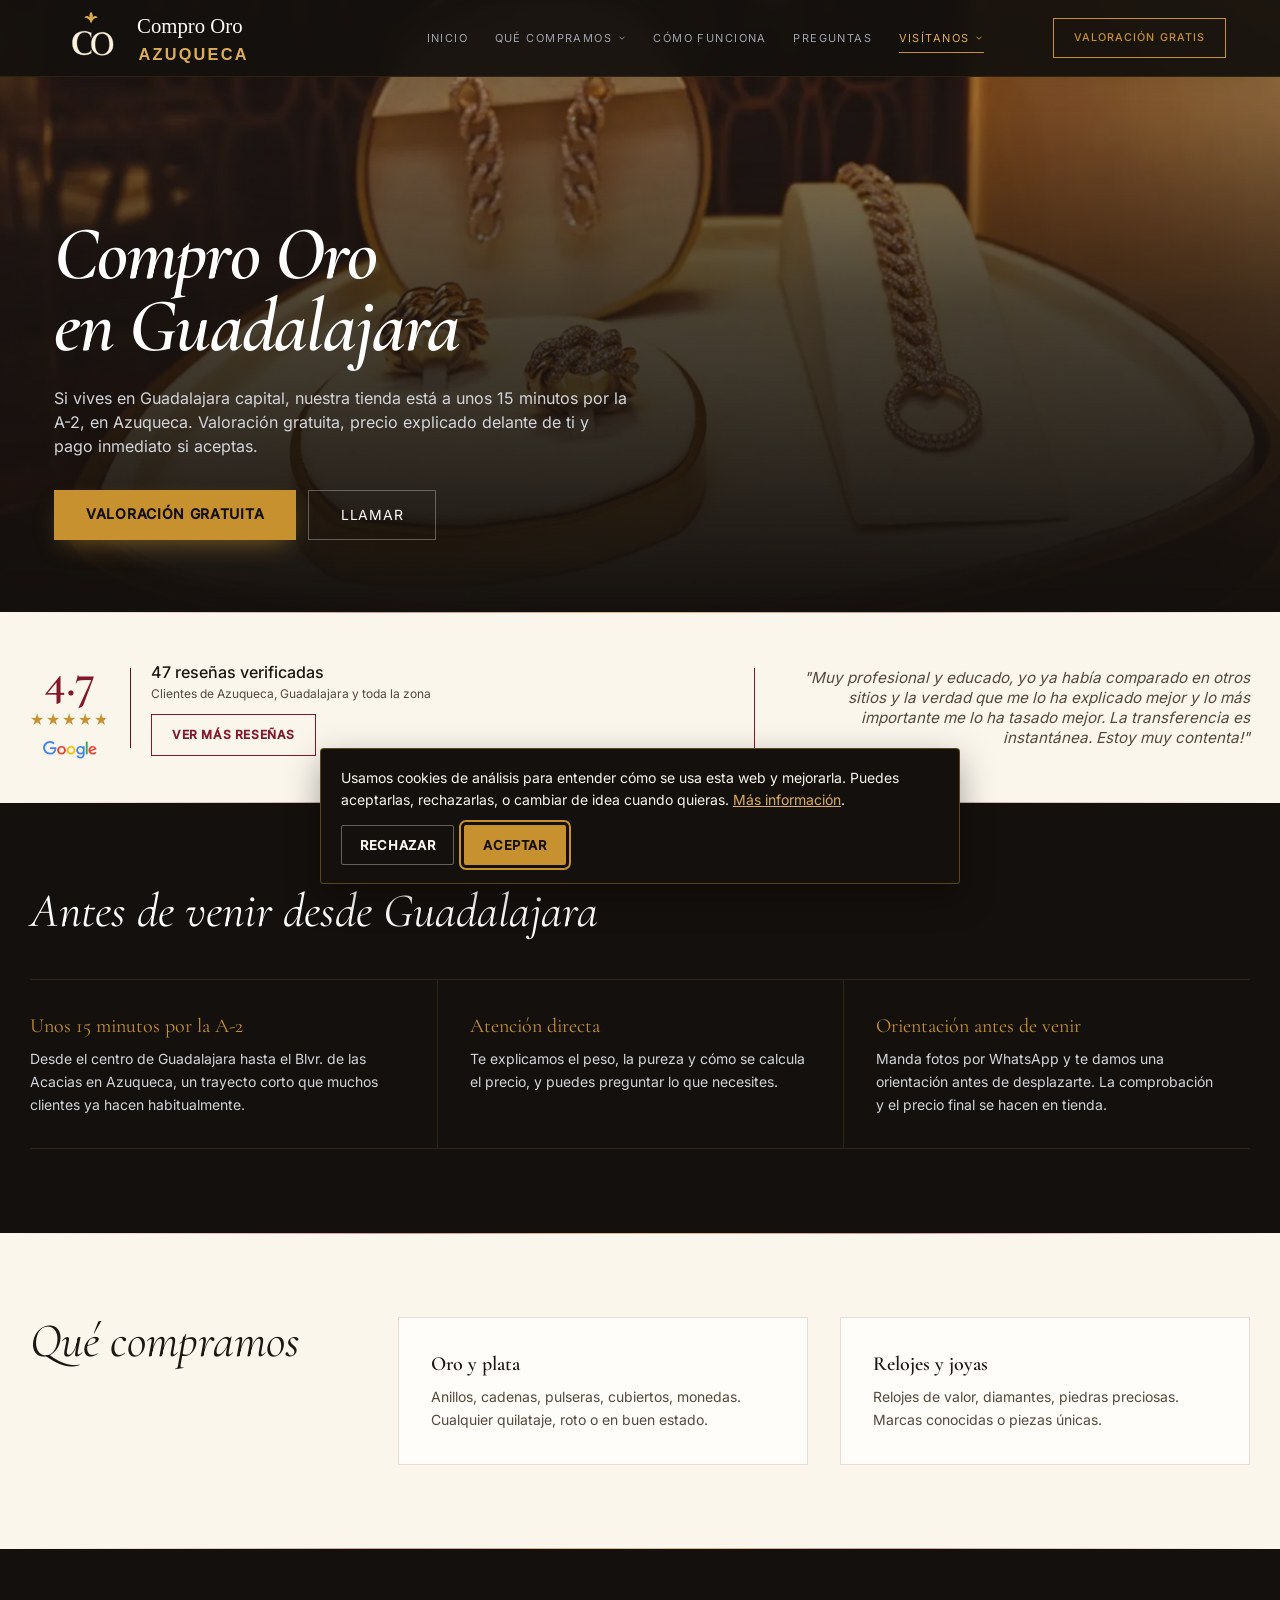
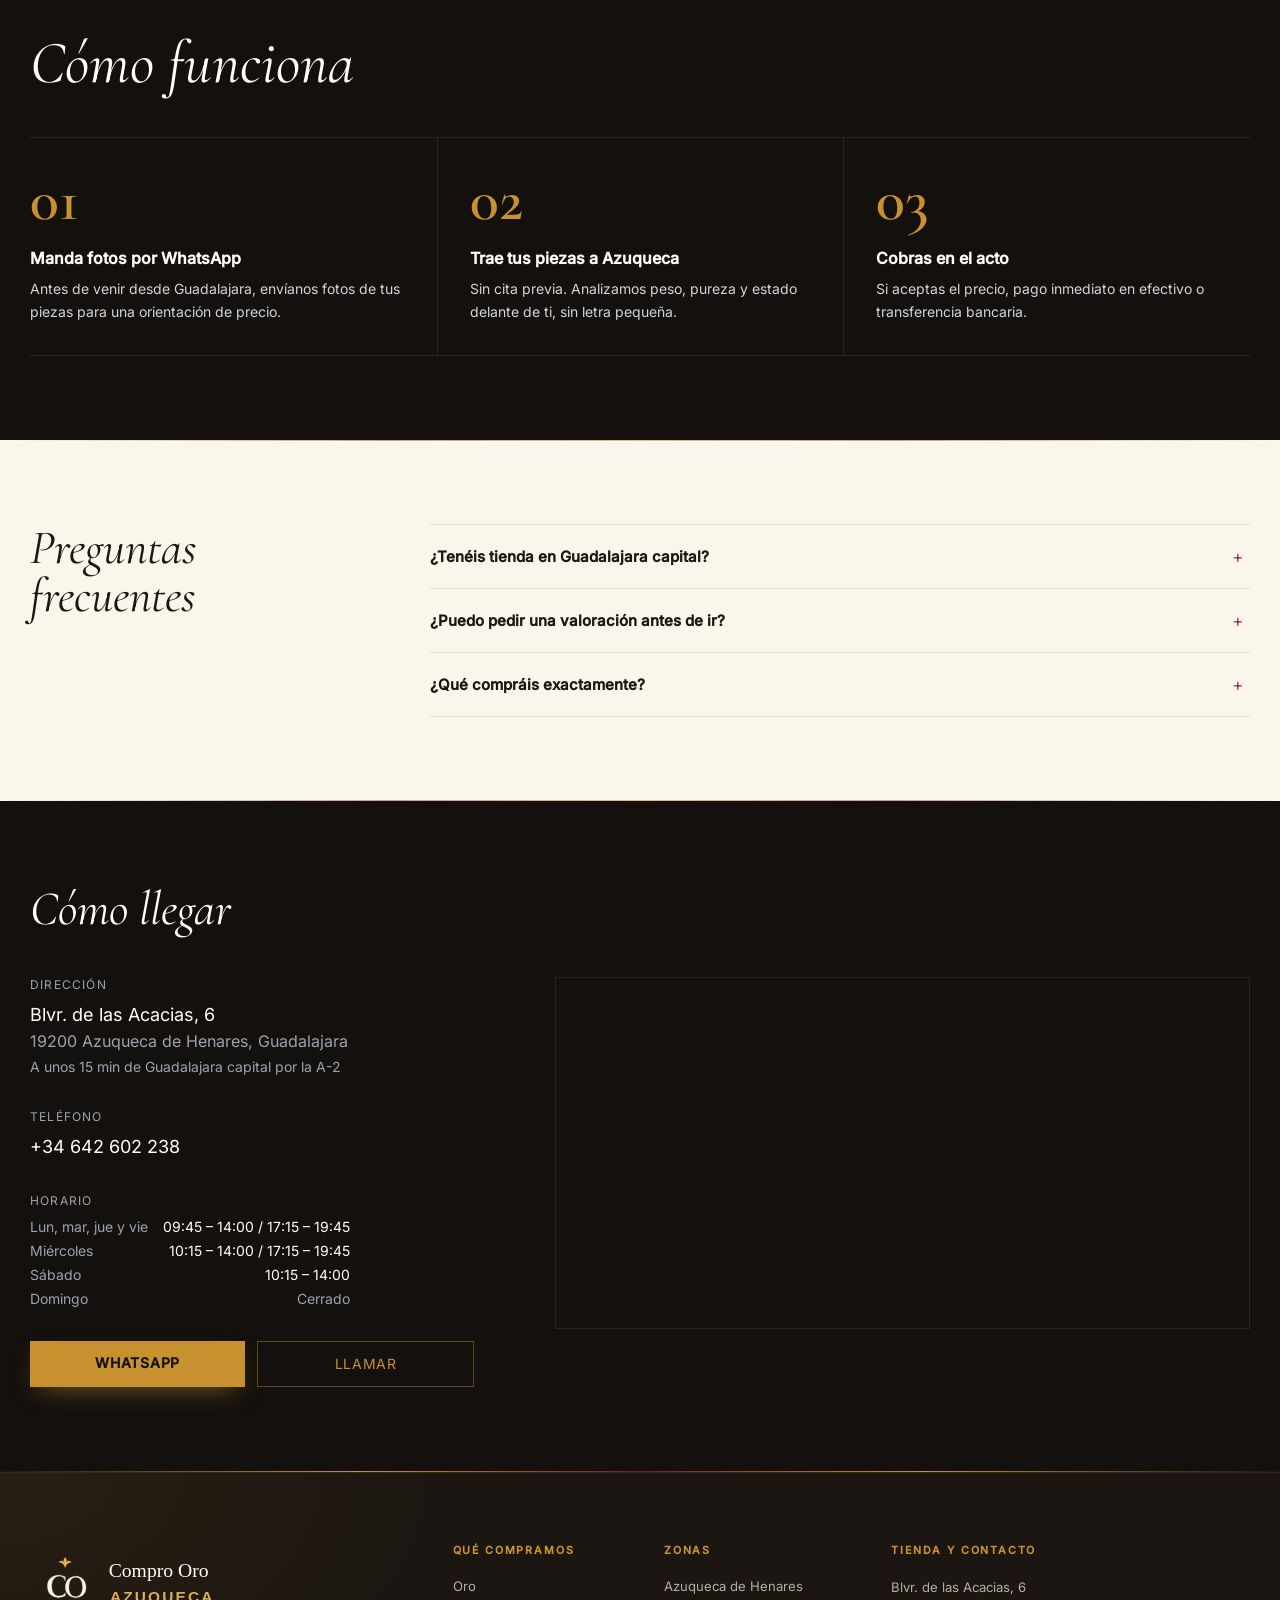
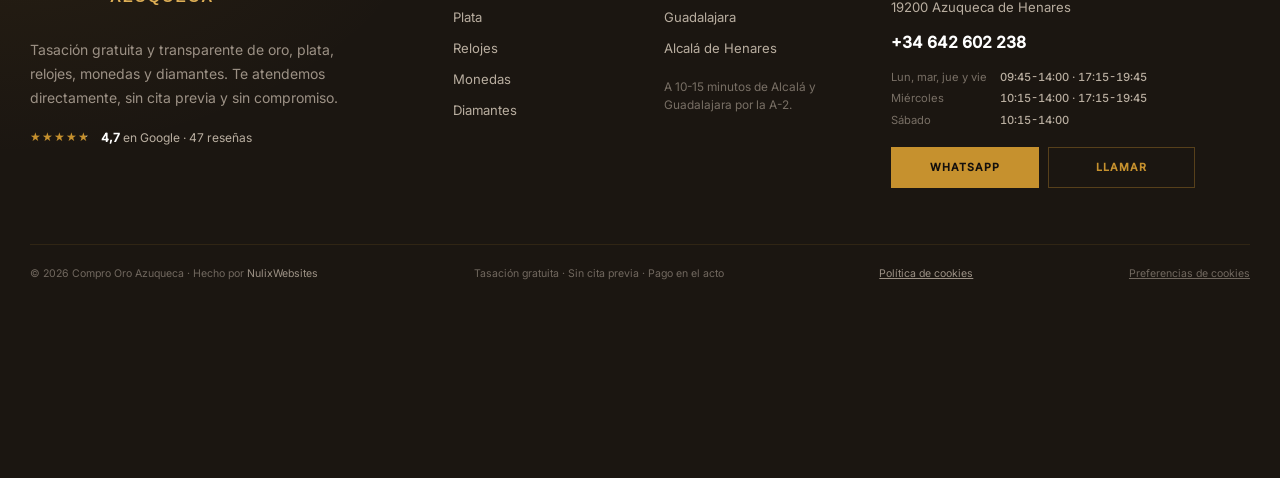
<file: compro-oro-guadalajara.html>
<!DOCTYPE html>
<html lang="es" class="scroll-smooth">
<head>
  <meta charset="UTF-8">
  <meta name="viewport" content="width=device-width, initial-scale=1.0">
  <meta name="theme-color" content="#07070a">
  <meta name="robots" content="index,follow,max-image-preview:large">
  <title>Compro Oro Guadalajara · Tasación gratis y pago inmediato</title>
  <meta name="description" content="¿Buscas dónde vender oro en Guadalajara? Compro Oro Azuqueca está a unos 15 minutos por la A-2. Tasación gratuita, precio explicado delante de ti y pago inmediato si aceptas. 4.7★ en Google con 47 reseñas.">
  <meta name="keywords" content="compro oro guadalajara, venta de oro guadalajara capital, tasacion oro guadalajara, compra plata guadalajara, compra joyas guadalajara">
  <link rel="canonical" href="https://comprooroazuqueca.com/compro-oro-guadalajara.html">

  <meta property="og:type" content="website">
  <meta property="og:locale" content="es_ES">
  <meta property="og:site_name" content="Compro Oro Azuqueca">
  <meta property="og:title" content="Compro Oro Guadalajara · Tasación gratis y pago inmediato">
  <meta property="og:description" content="¿Buscas dónde vender oro en Guadalajara? Estamos a unos 15 minutos por la A-2, en Azuqueca. Tasación gratuita, precio explicado delante de ti y pago al instante si aceptas.">
  <meta property="og:url" content="https://comprooroazuqueca.com/compro-oro-guadalajara.html">
  <meta property="og:image" content="https://comprooroazuqueca.com/assets/brand/og.png">
  <meta property="og:image:type" content="image/png">
  <meta property="og:image:width" content="1200">
  <meta property="og:image:height" content="630">
  <meta property="og:image:alt" content="Compro Oro Azuqueca · Tradición, honestidad y experiencia">

  <meta name="twitter:card" content="summary_large_image">
  <meta name="twitter:title" content="Compro Oro Guadalajara · Tasación gratis y pago inmediato">
  <meta name="twitter:description" content="¿Buscas dónde vender oro en Guadalajara? Estamos a unos 15 minutos por la A-2, en Azuqueca. Tasación gratuita, precio explicado delante de ti y pago al instante si aceptas.">
  <meta name="twitter:image" content="https://comprooroazuqueca.com/assets/brand/og.png">
  <meta name="twitter:image:alt" content="Compro Oro Azuqueca · Tradición, honestidad y experiencia">

  <link rel="preload" as="image"
        href="assets/hero-1024.webp"
        imagesrcset="assets/hero-640.webp 640w, assets/hero-1024.webp 1024w, assets/hero-1600.webp 1600w"
        imagesizes="100vw"
        type="image/webp"
        fetchpriority="high">

  <link rel="icon" type="image/svg+xml" href="assets/brand/logo-mark.svg?v=f77552e">
  <link rel="icon" type="image/png" sizes="32x32" href="assets/brand/favicon-32.png?v=f77552e">
  <link rel="icon" type="image/png" sizes="16x16" href="assets/brand/favicon-16.png?v=f77552e">
  <link rel="icon" href="/favicon.ico?v=f77552e" sizes="any">
  <link rel="apple-touch-icon" sizes="180x180" href="assets/brand/apple-touch.png?v=f77552e">
  <link rel="manifest" href="/site.webmanifest">
  <meta name="apple-mobile-web-app-title" content="Compro Oro Azuqueca">
  <meta name="msapplication-TileColor" content="#07070a">
  <meta name="msapplication-TileImage" content="assets/brand/icon-192.png">

  <!-- LocalBusiness structured data — misma tienda física, area page para Guadalajara capital -->
  <script type="application/ld+json">
  {
    "@context": "https://schema.org",
    "@type": "JewelryStore",
    "name": "Compro Oro Azuqueca",
    "image": "https://comprooroazuqueca.com/assets/brand/og.png",
    "logo": "https://comprooroazuqueca.com/assets/brand/logo-512.png",
    "url": "https://comprooroazuqueca.com/compro-oro-guadalajara.html",
    "telephone": "+34642602238",
    "openingHoursSpecification": [
      { "@type": "OpeningHoursSpecification", "dayOfWeek": ["Monday","Tuesday","Thursday","Friday"], "opens": "09:45", "closes": "14:00" },
      { "@type": "OpeningHoursSpecification", "dayOfWeek": "Wednesday", "opens": "10:15", "closes": "14:00" },
      { "@type": "OpeningHoursSpecification", "dayOfWeek": ["Monday","Tuesday","Wednesday","Thursday","Friday"], "opens": "17:15", "closes": "19:45" },
      { "@type": "OpeningHoursSpecification", "dayOfWeek": "Saturday", "opens": "10:15", "closes": "14:00" }
    ],
    "address": {
      "@type": "PostalAddress",
      "streetAddress": "Blvr. de las Acacias, 6",
      "addressLocality": "Azuqueca de Henares",
      "addressRegion": "Guadalajara",
      "postalCode": "19200",
      "addressCountry": "ES"
    },
    "geo": { "@type": "GeoCoordinates", "latitude": 40.5658112, "longitude": -3.2624812 },
    "paymentAccepted": ["Cash", "Bank Transfer"],
    "currenciesAccepted": "EUR",
    "aggregateRating": { "@type": "AggregateRating", "ratingValue": "4.7", "reviewCount": "47", "bestRating": "5" },
    "areaServed": [
      { "@type": "City", "name": "Guadalajara" },
      { "@type": "City", "name": "Azuqueca de Henares" },
      { "@type": "AdministrativeArea", "name": "Corredor del Henares" }
    ],
    "makesOffer": [
      { "@type": "Offer", "name": "Tasación gratuita de oro, plata y joyas" },
      { "@type": "Offer", "name": "Compra de oro de cualquier quilataje (9k, 14k, 18k, 22k, 24k)" },
      { "@type": "Offer", "name": "Compra de relojes de valor, monedas y diamantes" }
    ],
    "sameAs": ["https://www.google.com/maps/place/Compro+oro+azuqueca/data=!4m7!3m6!1s0xd424d728174c307:0x263c1d06dae729d8!8m2!3d40.5658112!4d-3.2624812"]
  }
  </script>

  <script type="application/ld+json">
  {
    "@context": "https://schema.org",
    "@type": "FAQPage",
    "mainEntity": [
      {
        "@type": "Question",
        "name": "¿Compro Oro Azuqueca tiene tienda en Guadalajara capital?",
        "acceptedAnswer": { "@type": "Answer", "text": "Nuestra tienda física está en Azuqueca de Henares, a unos 15 minutos en coche desde Guadalajara capital por la A-2. Si quieres, puedes enviarnos fotos para una orientación antes de desplazarte." }
      },
      {
        "@type": "Question",
        "name": "¿Puedo pedir una valoración antes de ir desde Guadalajara?",
        "acceptedAnswer": { "@type": "Answer", "text": "Sí. Envíanos fotos de tus piezas por WhatsApp y te damos una orientación de precio antes de que hagas el viaje, sin compromiso." }
      },
      {
        "@type": "Question",
        "name": "¿Qué compran en Compro Oro Azuqueca?",
        "acceptedAnswer": { "@type": "Answer", "text": "Oro de cualquier quilataje, plata, relojes de valor, monedas, medallas, diamantes y piedras preciosas. Roto o en buen estado." }
      }
    ]
  }
  </script>

  <link rel="stylesheet" href="styles.css">
  <link rel="preload" as="font" type="font/woff2" href="assets/fonts/inter-400.woff2" crossorigin>
</head>
<body class="zone-page">

  <a href="#main" class="sr-only focus:not-sr-only focus:fixed focus:top-3 focus:left-3 focus:z-[100] focus:bg-gold focus:text-black focus:px-4 focus:py-2 focus:font-semibold focus:text-sm">Saltar al contenido</a>

  <a href="https://wa.me/34642602238?text=Hola%2C%20soy%20de%20Guadalajara%20y%20quer%C3%ADa%20una%20tasaci%C3%B3n%20gratis" target="_blank" rel="noopener" class="sticky-wa" aria-label="Contactar por WhatsApp para una tasación gratis">
    <svg width="26" height="26" viewBox="0 0 24 24" fill="white" aria-hidden="true"><path d="M17.472 14.382c-.297-.149-1.758-.867-2.03-.967-.273-.099-.471-.148-.67.15-.197.297-.767.966-.94 1.164-.173.199-.347.223-.644.075-.297-.15-1.255-.463-2.39-1.475-.883-.788-1.48-1.761-1.653-2.059-.173-.297-.018-.458.13-.606.134-.133.298-.347.446-.52.149-.174.198-.298.298-.497.099-.198.05-.371-.025-.52-.075-.149-.669-1.612-.916-2.207-.242-.579-.487-.5-.669-.51-.173-.008-.371-.01-.57-.01-.198 0-.52.074-.792.372-.272.297-1.04 1.016-1.04 2.479 0 1.462 1.065 2.875 1.213 3.074.149.198 2.096 3.2 5.077 4.487.709.306 1.262.489 1.694.625.712.227 1.36.195 1.871.118.571-.085 1.758-.719 2.006-1.413.248-.694.248-1.289.173-1.413-.074-.124-.272-.198-.57-.347z"/><path d="M12 0C5.373 0 0 5.373 0 12c0 2.136.563 4.14 1.542 5.873L0 24l6.302-1.518A11.94 11.94 0 0012 24c6.627 0 12-5.373 12-12S18.627 0 12 0zm0 21.818a9.8 9.8 0 01-5.032-1.388l-.36-.214-3.742.9.948-3.643-.235-.374A9.777 9.777 0 012.182 12C2.182 6.58 6.58 2.182 12 2.182S21.818 6.58 21.818 12 17.42 21.818 12 21.818z"/></svg>
  </a>

  <!-- Nav -->
  <nav class="fixed w-full z-40 bg-void/85 backdrop-blur-md border-b border-gold/10">
    <div class="max-w-5xl mx-auto px-5 sm:px-6 flex items-center justify-between h-14 sm:h-16">
      <a href="index.html" class="flex items-center gap-3 sm:gap-3.5 text-gold min-w-0" aria-label="Compro Oro Azuqueca, inicio">
        <img src="assets/brand/logo-lockup.svg?v=logo-transparent" alt="Compro Oro Azuqueca" width="310" height="58" class="site-nav-logo shrink-0">
      </a>
      <div class="site-nav-links hidden md:flex items-center gap-8 text-xs tracking-[.18em] text-gray-400 uppercase">
        <a href="index.html" class="nav-link nav-home hover:text-gold transition-colors">Inicio</a>
        <div class="nav-drop nav-buy">
          <button type="button">Qué compramos<svg class="nav-drop-caret" width="10" height="10" viewBox="0 0 24 24" fill="none" stroke="currentColor" stroke-width="2" aria-hidden="true"><path d="m6 9 6 6 6-6"/></svg></button>
          <div class="nav-drop-panel">
          <a href="compro-oro.html">Oro</a>
          <a href="compro-plata.html">Plata</a>
          <a href="compro-relojes.html">Relojes</a>
          <a href="compro-monedas.html">Monedas</a>
          </div>
        </div>
        <a href="index.html#proceso" class="nav-link nav-process hover:text-gold transition-colors">Cómo funciona</a>
        <a href="#faq" class="nav-link nav-faq hover:text-gold transition-colors">Preguntas</a>
        <div class="nav-drop nav-visit">
          <button type="button">Visítanos<svg class="nav-drop-caret" width="10" height="10" viewBox="0 0 24 24" fill="none" stroke="currentColor" stroke-width="2" aria-hidden="true"><path d="m6 9 6 6 6-6"/></svg></button>
          <div class="nav-drop-panel">
          <a href="index.html#ubicacion">Azuqueca de Henares</a>
          <a href="compro-oro-guadalajara.html" class="active">Guadalajara</a>
          <a href="compro-oro-alcala-de-henares.html">Alcalá de Henares</a>
          </div>
        </div>
      </div>
      <a href="https://wa.me/34642602238?text=Hola%2C%20soy%20de%20Guadalajara%20y%20quer%C3%ADa%20una%20tasaci%C3%B3n%20gratis" target="_blank" rel="noopener"
         class="hidden md:inline-block border border-gold text-gold text-xs font-medium px-6 py-2 uppercase tracking-wider hover:bg-gold hover:text-black transition-colors">
        Valoración gratis
      </a>
      <button id="menu-toggle" class="md:hidden text-gold p-2 -mr-2" aria-label="Abrir menú" aria-expanded="false" aria-controls="mobile-menu">
        <svg width="24" height="24" viewBox="0 0 24 24" fill="none" stroke="currentColor" stroke-width="1.5" aria-hidden="true"><path stroke-linecap="round" d="M4 7h16M4 12h16M4 17h16"/></svg>
      </button>
    </div>
    <div id="mobile-menu" class="hidden md:hidden border-t border-gold/10 bg-void/95 backdrop-blur-md">
      <div class="px-5 py-4 space-y-1 text-sm tracking-[.15em] text-gray-300 uppercase">
        <a href="index.html" class="block py-2 hover:text-gold transition-colors">Inicio</a>
        <p class="mnav-label">Qué compramos</p>
        <a href="compro-oro.html" class="mnav-sub hover:text-gold transition-colors">Oro</a>
        <a href="compro-plata.html" class="mnav-sub hover:text-gold transition-colors">Plata</a>
        <a href="compro-relojes.html" class="mnav-sub hover:text-gold transition-colors">Relojes</a>
        <a href="compro-monedas.html" class="mnav-sub hover:text-gold transition-colors">Monedas</a>
        <a href="index.html#proceso" class="block py-2 hover:text-gold transition-colors">Cómo funciona</a>
        <a href="#faq" class="block py-2 hover:text-gold transition-colors">Preguntas</a>
        <p class="mnav-label">Visítanos</p>
        <a href="index.html#ubicacion" class="mnav-sub hover:text-gold transition-colors">Azuqueca de Henares</a>
        <a href="compro-oro-guadalajara.html" class="mnav-sub hover:text-gold transition-colors">Guadalajara</a>
        <a href="compro-oro-alcala-de-henares.html" class="mnav-sub hover:text-gold transition-colors">Alcalá de Henares</a>
        <a href="https://wa.me/34642602238?text=Hola%2C%20soy%20de%20Guadalajara%20y%20quer%C3%ADa%20una%20tasaci%C3%B3n%20gratis" target="_blank" rel="noopener"
           class="block mt-2 text-center bg-gold text-black font-semibold py-3 normal-case tracking-wider">Valoración gratis</a>
      </div>
    </div>
  </nav>

  <!-- HERO -->
  <section id="main" class="hero-tuned relative min-h-[88svh] sm:min-h-[600px] sm:h-screen flex items-end overflow-hidden">
    <picture>
      <source type="image/webp" srcset="assets/hero-640.webp 640w, assets/hero-1024.webp 1024w, assets/hero-1600.webp 1600w" sizes="100vw">
      <img src="assets/hero-1024.jpg" srcset="assets/hero-640.jpg 640w, assets/hero-1024.jpg 1024w, assets/hero-1600.jpg 1600w" sizes="100vw"
        width="1600" height="1067" alt="Joyas de oro sobre fondo oscuro" class="absolute inset-0 img-cover" fetchpriority="high">
    </picture>
    <div class="absolute inset-0 bg-gradient-to-t from-void via-void/70 to-void/10"></div>
    <div class="relative z-10 w-full max-w-5xl mx-auto px-5 sm:px-6 hero-pad pt-24">
      <h1 class="font-serif fluid-display text-white font-semibold mb-6 italic">
        Compro Oro<br>en Guadalajara
      </h1>
      <p class="text-gray-300 text-sm sm:text-base lead-measure mb-8 leading-relaxed">Si vives en Guadalajara capital, nuestra tienda está a unos 15 minutos por la A-2, en Azuqueca. Valoración gratuita, precio explicado delante de ti y pago inmediato si aceptas.</p>
      <div class="flex flex-col sm:flex-row sm:flex-wrap gap-3">
        <a href="https://wa.me/34642602238?text=Hola%2C%20soy%20de%20Guadalajara%20y%20quer%C3%ADa%20una%20tasaci%C3%B3n%20gratis" target="_blank" rel="noopener" class="btn-lift btn-gold-sh text-center bg-gold text-black font-semibold px-8 py-3.5 uppercase text-sm tracking-wider hover:bg-gold-light transition-colors">Valoración gratuita</a>
        <a href="tel:+34642602238" class="btn-lift text-center border border-white/30 text-white px-8 py-3.5 uppercase text-sm tracking-wider hover:border-gold/60 transition-colors">Llamar</a>
      </div>
    </div>
  </section>

  <!-- REPUTACIÓN -->
  <section class="section-cream py-10 sm:py-14 px-5 sm:px-6" aria-label="Reputación en Google">
    <div class="max-w-5xl mx-auto flex flex-col md:flex-row md:items-center justify-between gap-8 md:gap-10">
      <div class="flex items-center gap-5 sm:gap-6">
        <div class="text-center shrink-0">
          <p class="font-serif text-5xl text-wine font-semibold leading-none">4.7</p>
          <div class="stars mt-2" style="--pct:94%" role="img" aria-label="4,7 de 5 estrellas">★★★★★</div>
          <img src="assets/brand/google-logo.svg" alt="Google" width="62" height="21" class="g-logo mx-auto mt-2.5">
        </div>
        <div class="w-px h-20 bg-wine shrink-0"></div>
        <div>
          <p class="text-ink font-medium">47 reseñas verificadas</p>
          <p class="text-xs text-ink-soft mt-0.5 mb-3">Clientes de Azuqueca, Guadalajara y toda la zona</p>
          <a href="https://www.google.com/maps/place/Compro+oro+azuqueca/data=!4m7!3m6!1s0xd424d728174c307:0x263c1d06dae729d8!8m2!3d40.5658112!4d-3.2624812!16s%2Fg%2F11tmfv3l8c!19sChIJB8N0gXJNQg0R2Cnn2gYdPCY" target="_blank" rel="noopener" class="btn-wine btn-lift inline-block text-xs font-semibold px-5 py-3 uppercase tracking-wider transition-colors">Ver más reseñas</a>
        </div>
      </div>
      <blockquote class="text-sm text-ink-soft italic max-w-sm md:text-right border-t md:border-t-0 md:border-l border-wine pt-4 md:pt-0 md:pl-5">
        "Muy profesional y educado, yo ya había comparado en otros sitios y la verdad que me lo ha explicado mejor y lo más importante me lo ha tasado mejor. La transferencia es instantánea. Estoy muy contenta!"
      </blockquote>
    </div>
  </section>

  <!-- POR QUÉ VENIR DESDE GUADALAJARA -->
  <section class="bg-void section-pad px-5 sm:px-6 scroll-mt-20">
    <div class="max-w-5xl mx-auto">
    <div class="section-head">
      <h2 class="font-serif text-4xl sm:text-5xl text-white italic">Antes de venir desde Guadalajara</h2>
    </div>
    <div class="grid grid-cols-1 sm:grid-cols-3 gap-px bg-gold/10">
      <div class="bg-void p-6 sm:p-8 card-dark">
        <h3 class="font-serif text-xl text-gold mb-2">Unos 15 minutos por la A-2</h3>
        <p class="text-sm text-gray-300 leading-relaxed">Desde el centro de Guadalajara hasta el Blvr. de las Acacias en Azuqueca, un trayecto corto que muchos clientes ya hacen habitualmente.</p>
      </div>
      <div class="bg-void p-6 sm:p-8 card-dark">
        <h3 class="font-serif text-xl text-gold mb-2">Atención directa</h3>
        <p class="text-sm text-gray-300 leading-relaxed">Te explicamos el peso, la pureza y cómo se calcula el precio, y puedes preguntar lo que necesites.</p>
      </div>
      <div class="bg-void p-6 sm:p-8 card-dark">
        <h3 class="font-serif text-xl text-gold mb-2">Orientación antes de venir</h3>
        <p class="text-sm text-gray-300 leading-relaxed">Manda fotos por WhatsApp y te damos una orientación antes de desplazarte. La comprobación y el precio final se hacen en tienda.</p>
      </div>
    </div>
    </div>
  </section>

  <!-- QUÉ COMPRAMOS -->
  <section id="compramos" class="section-cream section-pad px-5 sm:px-6 scroll-mt-20">
    <div class="max-w-5xl mx-auto">
      <div class="section-head">
        <h2 class="font-serif text-4xl sm:text-5xl text-ink italic">Qué compramos</h2>
      </div>
      <div class="grid md:grid-cols-2 gap-8">
        <div class="cream-card elevate-card p-6">
          <h3 class="text-ink font-semibold mb-2 font-serif text-xl">Oro y plata</h3>
          <p class="text-sm text-ink-soft leading-relaxed">Anillos, cadenas, pulseras, cubiertos, monedas. Cualquier quilataje, roto o en buen estado.</p>
        </div>
        <div class="cream-card elevate-card p-6">
          <h3 class="text-ink font-semibold mb-2 font-serif text-xl">Relojes y joyas</h3>
          <p class="text-sm text-ink-soft leading-relaxed">Relojes de valor, diamantes, piedras preciosas. Marcas conocidas o piezas únicas.</p>
        </div>
      </div>
    </div>
  </section>

  <!-- PROCESO -->
  <section id="proceso" class="bg-void section-pad px-5 sm:px-6 scroll-mt-20">
    <div class="max-w-5xl mx-auto">
      <div class="section-head">
        <h2 class="font-serif text-4xl sm:text-5xl md:text-6xl text-white italic">Cómo funciona</h2>
      </div>
      <div class="grid sm:grid-cols-3 gap-8 sm:gap-12">
        <div class="pt-6">
          <p class="font-serif text-5xl sm:text-6xl text-wine font-bold leading-none mb-4">01</p>
          <h3 class="text-white font-semibold mb-2">Manda fotos por WhatsApp</h3>
          <p class="text-sm text-gray-300 leading-relaxed">Antes de venir desde Guadalajara, envíanos fotos de tus piezas para una orientación de precio.</p>
        </div>
        <div class="pt-6">
          <p class="font-serif text-5xl sm:text-6xl text-wine font-bold leading-none mb-4">02</p>
          <h3 class="text-white font-semibold mb-2">Trae tus piezas a Azuqueca</h3>
          <p class="text-sm text-gray-300 leading-relaxed">Sin cita previa. Analizamos peso, pureza y estado delante de ti, sin letra pequeña.</p>
        </div>
        <div class="pt-6">
          <p class="font-serif text-5xl sm:text-6xl text-wine font-bold leading-none mb-4">03</p>
          <h3 class="text-white font-semibold mb-2">Cobras en el acto</h3>
          <p class="text-sm text-gray-300 leading-relaxed">Si aceptas el precio, pago inmediato en efectivo o transferencia bancaria.</p>
        </div>
      </div>
    </div>
  </section>

  <!-- FAQ -->
  <section id="faq" class="section-cream section-pad px-5 sm:px-6 scroll-mt-20">
    <div class="max-w-5xl mx-auto">
      <div class="section-head">
        <h2 class="font-serif text-4xl sm:text-5xl text-ink italic">Preguntas frecuentes</h2>
      </div>
      <div class="faq-list max-w-2xl">
        <details class="faq-item">
          <summary>¿Tenéis tienda en Guadalajara capital?</summary>
          <p class="faq-a">Nuestra tienda física está en Azuqueca de Henares, a unos 15 minutos en coche desde Guadalajara por la A-2. Si quieres, puedes enviarnos fotos para una orientación antes de desplazarte.</p>
        </details>
        <details class="faq-item">
          <summary>¿Puedo pedir una valoración antes de ir?</summary>
          <p class="faq-a">Sí. Envíanos fotos de tus piezas por WhatsApp y te damos una orientación de precio antes de que hagas el viaje, sin compromiso.</p>
        </details>
        <details class="faq-item">
          <summary>¿Qué compráis exactamente?</summary>
          <p class="faq-a">Oro de cualquier quilataje, plata, relojes de valor, monedas, medallas, diamantes y piedras preciosas. Roto o en buen estado.</p>
        </details>
      </div>
    </div>
  </section>

  <!-- UBICACIÓN -->
  <section id="ubicacion" class="bg-void section-pad px-5 sm:px-6 scroll-mt-20">
    <div class="max-w-5xl mx-auto">
      <div class="section-head">
        <h2 class="font-serif text-4xl sm:text-5xl text-white italic">Cómo llegar</h2>
      </div>
      <div class="grid md:grid-cols-2 gap-8 sm:gap-12 items-start">
        <div class="space-y-6 sm:space-y-8">
          <div>
            <p class="text-xs text-gray-400 uppercase tracking-widest mb-2">Dirección</p>
            <p class="text-white text-lg">Blvr. de las Acacias, 6</p>
            <p class="text-gray-400">19200 Azuqueca de Henares, Guadalajara</p>
            <p class="text-gray-400 text-sm mt-1">A unos 15 min de Guadalajara capital por la A-2</p>
          </div>
          <div>
            <p class="text-xs text-gray-400 uppercase tracking-widest mb-2">Teléfono</p>
            <a href="tel:+34642602238" class="text-white text-lg hover:text-gold transition-colors">+34 642 602 238</a>
          </div>
          <div>
            <p class="text-xs text-gray-400 uppercase tracking-widest mb-2">Horario</p>
            <div class="space-y-1 text-sm">
              <div class="flex justify-between max-w-xs"><span class="text-gray-400">Lun, mar, jue y vie</span><span class="text-white">09:45 – 14:00 / 17:15 – 19:45</span></div>
              <div class="flex justify-between max-w-xs"><span class="text-gray-400">Miércoles</span><span class="text-white">10:15 – 14:00 / 17:15 – 19:45</span></div>
              <div class="flex justify-between max-w-xs"><span class="text-gray-400">Sábado</span><span class="text-white">10:15 – 14:00</span></div>
              <div class="flex justify-between max-w-xs"><span class="text-gray-400">Domingo</span><span class="text-gray-400">Cerrado</span></div>
            </div>
          </div>
          <div class="flex gap-3">
            <a href="https://wa.me/34642602238?text=Hola%2C%20soy%20de%20Guadalajara%20y%20quer%C3%ADa%20una%20tasaci%C3%B3n%20gratis" target="_blank" rel="noopener" class="btn-lift btn-gold-sh flex-1 text-center bg-gold text-black font-semibold py-3 uppercase text-sm tracking-wider hover:bg-gold-light transition-colors">WhatsApp</a>
            <a href="tel:+34642602238" class="btn-lift flex-1 text-center border border-gold/40 text-gold py-3 uppercase text-sm tracking-wider hover:border-gold transition-colors">Llamar</a>
          </div>
        </div>
        <div class="h-64 sm:h-72 md:h-96 overflow-hidden border border-gold/10">
          <iframe src="https://www.google.com/maps?q=40.5658112,-3.2624812&output=embed"
                  width="100%" height="100%" style="border:0" allowfullscreen loading="lazy"
                  title="Ubicación de Compro Oro Azuqueca en Google Maps"></iframe>
        </div>
      </div>
    </div>
  </section>

  <!-- FOOTER -->
  <div class="gold-rule"></div>
  <footer class="site-footer bg-void-800 border-t border-gold/10 px-5 sm:px-6 pb-24 sm:pb-12">
    <div class="max-w-5xl mx-auto footer-grid">
      <div class="footer-brand">
        <a href="index.html" class="footer-brand-lockup" aria-label="Compro Oro Azuqueca, inicio">
          <img src="assets/brand/logo-lockup.svg?v=logo-transparent" alt="Compro Oro Azuqueca" width="330" height="61">
        </a>
        <p class="footer-brand-copy">Tasación gratuita y transparente de oro, plata, relojes, monedas y diamantes. Te atendemos directamente, sin cita previa y sin compromiso.</p>
        <a href="https://www.google.com/maps/place/Compro+oro+azuqueca/data=!4m7!3m6!1s0xd424d728174c307:0x263c1d06dae729d8!8m2!3d40.5658112!4d-3.2624812" target="_blank" rel="noopener" class="footer-rating" aria-label="Ver las 47 reseñas de Google">
          <span class="stars" style="--pct:94%" aria-hidden="true">★★★★★</span>
          <span><strong>4,7</strong> en Google · 47 reseñas</span>
        </a>
      </div>

      <nav class="footer-column" aria-label="Qué compramos">
        <p class="footer-heading">Qué compramos</p>
        <a href="compro-oro.html">Oro</a>
        <a href="compro-plata.html">Plata</a>
        <a href="compro-relojes.html">Relojes</a>
        <a href="compro-monedas.html">Monedas</a>
        <a href="https://wa.me/34642602238?text=Hola%2C%20tengo%20un%20diamante%20o%20piedra%20preciosa%20para%20valorar" target="_blank" rel="noopener">Diamantes</a>
      </nav>

      <nav class="footer-column" aria-label="Zonas">
        <p class="footer-heading">Zonas</p>
        <a href="index.html#ubicacion">Azuqueca de Henares</a>
        <a href="compro-oro-guadalajara.html">Guadalajara</a>
        <a href="compro-oro-alcala-de-henares.html">Alcalá de Henares</a>
        <p class="footer-distance">A 10-15 minutos de Alcalá y Guadalajara por la A-2.</p>
      </nav>

      <div class="footer-column footer-contact">
        <p class="footer-heading">Tienda y contacto</p>
        <address>
          <span>Blvr. de las Acacias, 6</span>
          <span>19200 Azuqueca de Henares</span>
        </address>
        <a href="tel:+34642602238" class="footer-phone">+34 642 602 238</a>
        <p class="footer-hours"><span>Lun, mar, jue y vie</span><b>09:45-14:00 · 17:15-19:45</b><span>Miércoles</span><b>10:15-14:00 · 17:15-19:45</b><span>Sábado</span><b>10:15-14:00</b></p>
        <div class="footer-actions">
          <a href="https://wa.me/34642602238?text=Hola%2C%20quer%C3%ADa%20una%20tasaci%C3%B3n%20gratis" target="_blank" rel="noopener">WhatsApp</a>
          <a href="tel:+34642602238">Llamar</a>
        </div>
      </div>
    </div>

    <div class="max-w-5xl mx-auto footer-bottom">
      <p>© 2026 Compro Oro Azuqueca · Hecho por <a href="https://github.com/nulixwebsites" target="_blank" rel="noopener">NulixWebsites</a></p>
      <p>Tasación gratuita · Sin cita previa · Pago en el acto</p>
      <a href="politica-de-cookies.html" class="footer-cookie-btn">Política de cookies</a>
      <button type="button" id="cookie-settings-btn" class="footer-cookie-btn" hidden>Preferencias de cookies</button>
    </div>
  </footer>

  <script>
    (function(){
      var btn = document.getElementById('menu-toggle');
      var menu = document.getElementById('mobile-menu');
      if (!btn || !menu) return;
      btn.addEventListener('click', function(){
        var open = menu.classList.toggle('hidden') === false;
        btn.setAttribute('aria-expanded', open ? 'true' : 'false');
        btn.setAttribute('aria-label', open ? 'Cerrar menú' : 'Abrir menú');
      });
      menu.querySelectorAll('a').forEach(function(a){
        a.addEventListener('click', function(){
          menu.classList.add('hidden');
          btn.setAttribute('aria-expanded','false');
          btn.setAttribute('aria-label','Abrir menú');
        });
      });
    })();
  </script>

  <script src="assets/analytics-consent.js" defer></script>
</body>
</html>
</file>
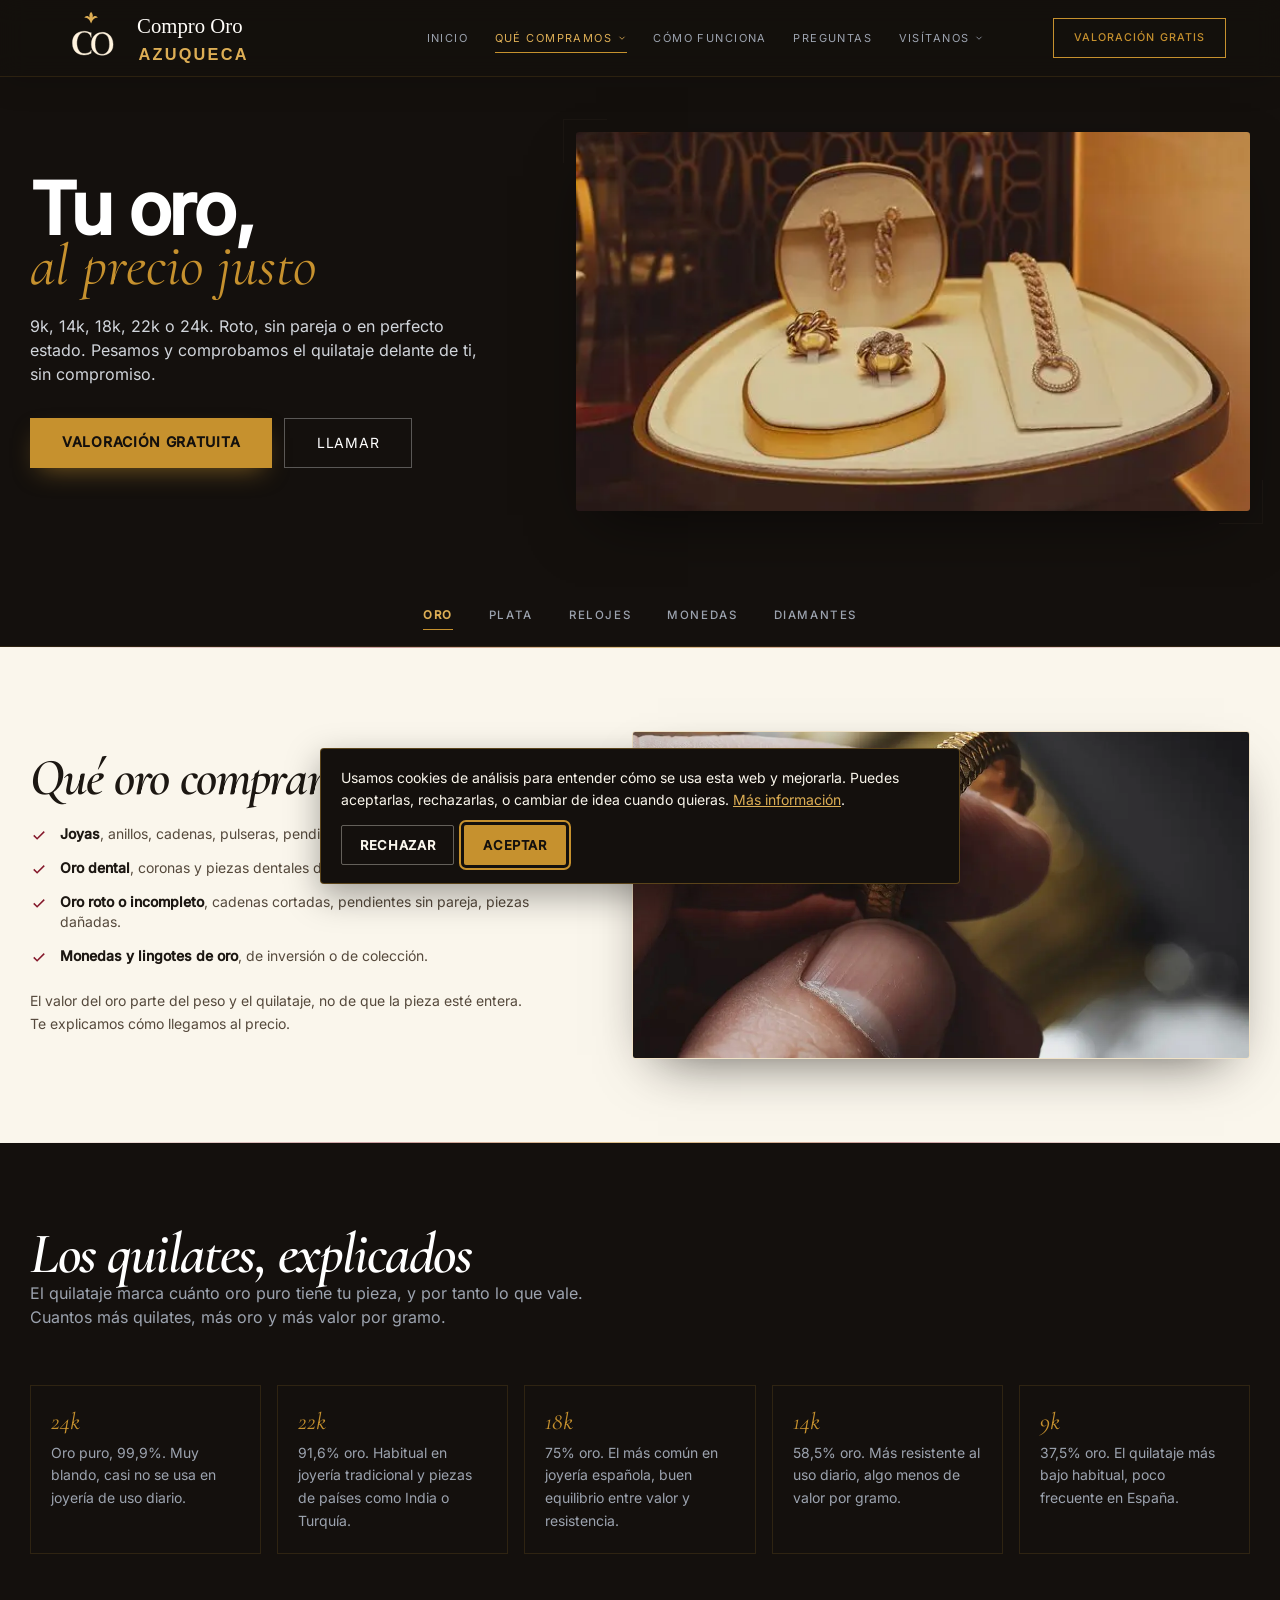
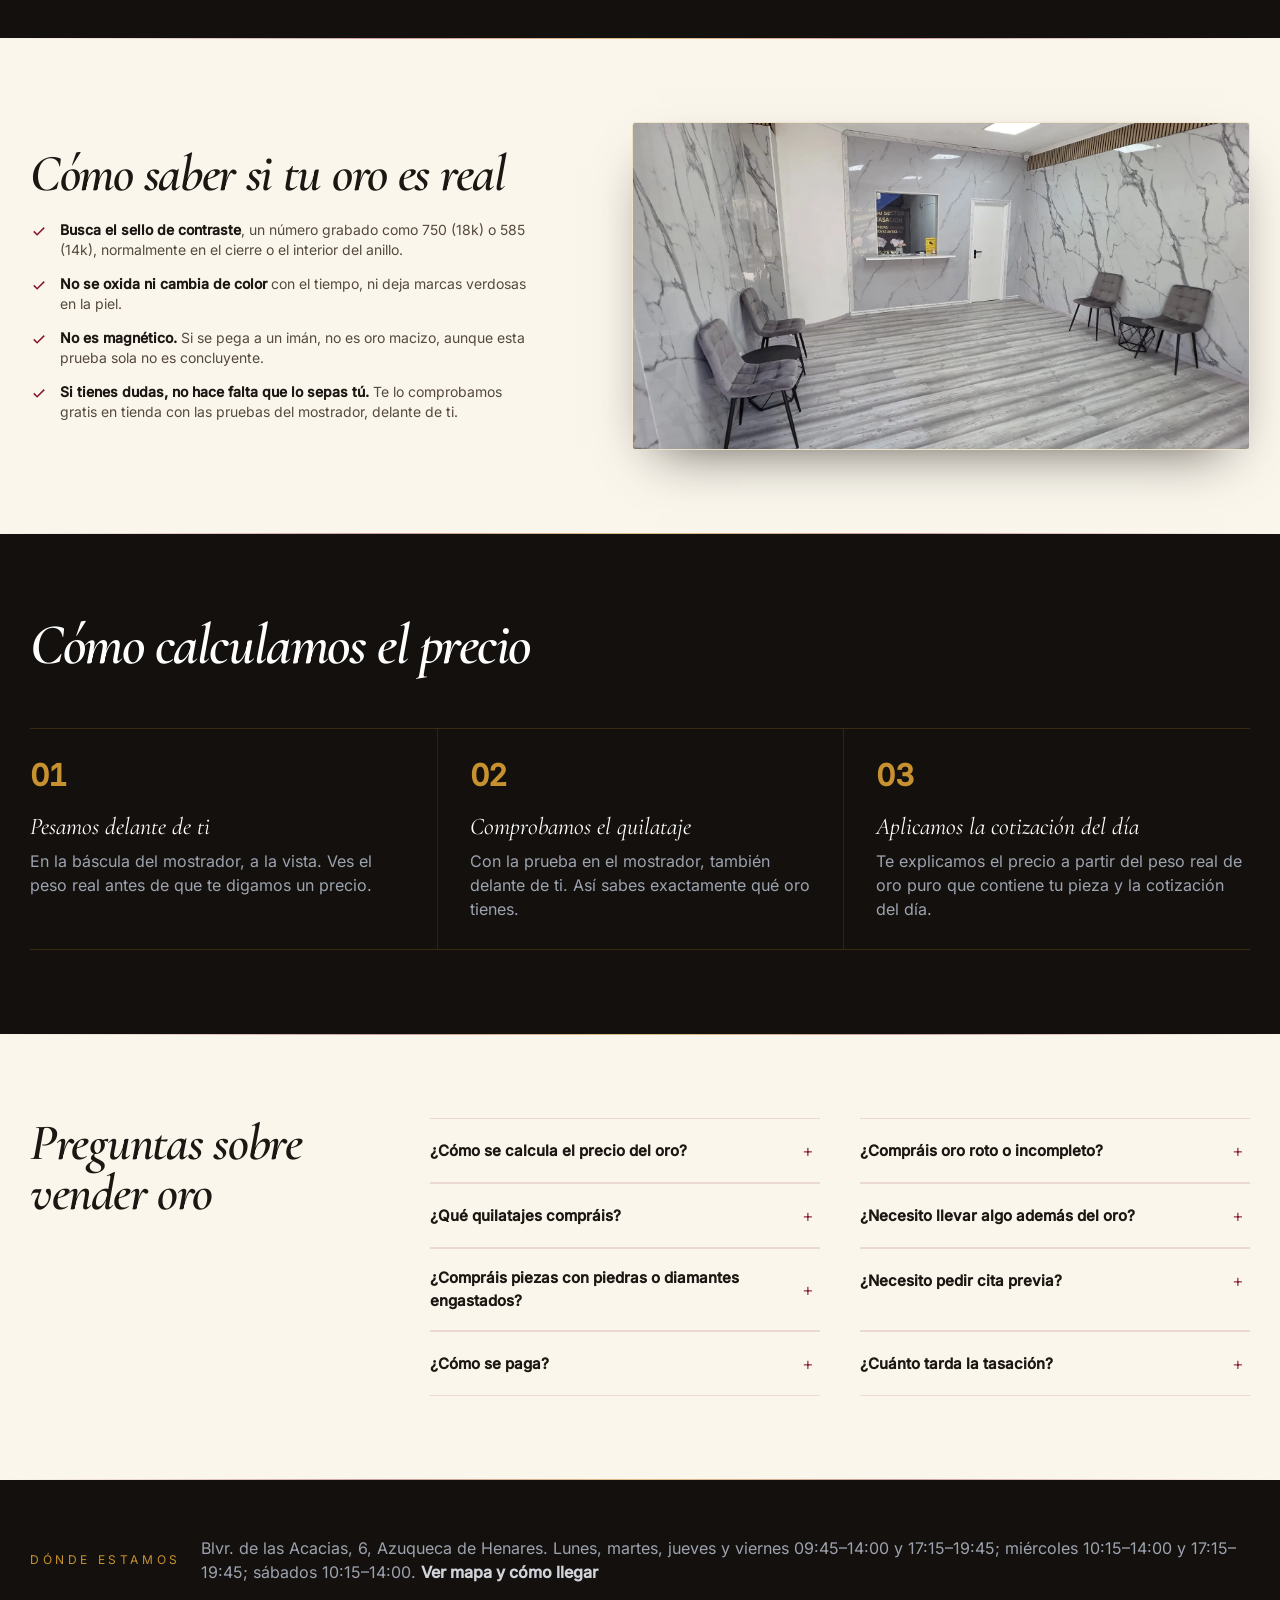
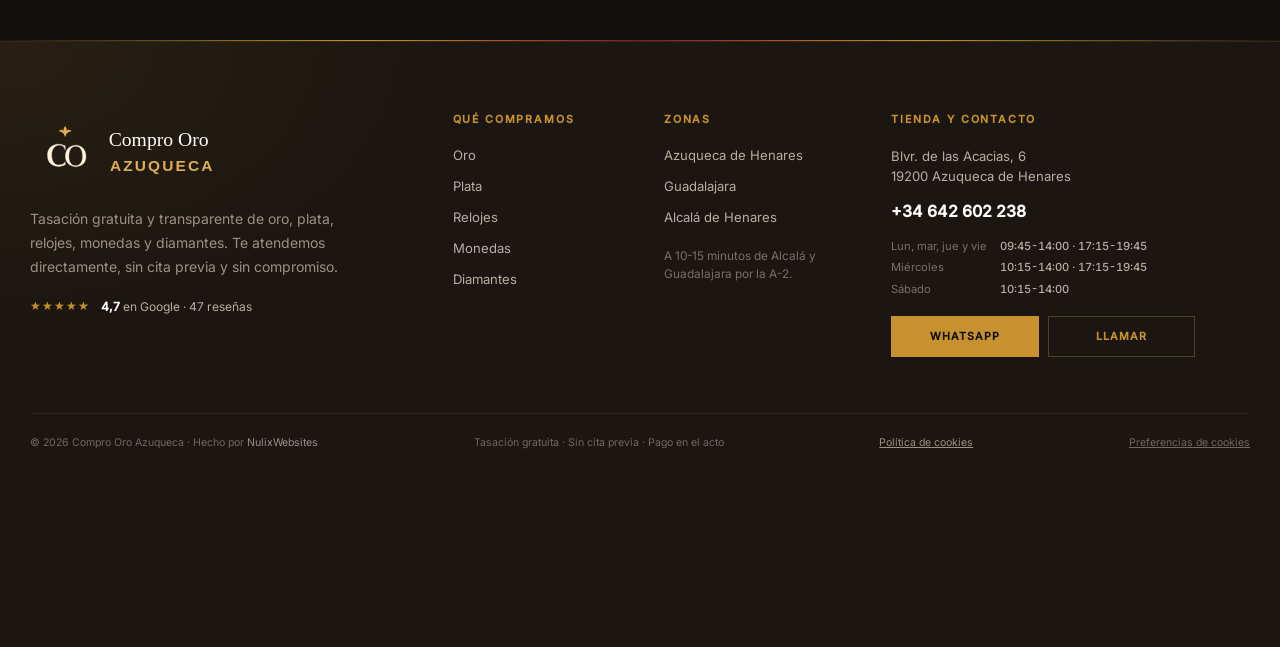
<file: compro-oro.html>
<!DOCTYPE html>
<html lang="es" class="scroll-smooth">
<head>
  <meta charset="UTF-8">
  <meta name="viewport" content="width=device-width, initial-scale=1.0">
  <meta name="theme-color" content="#14100D">
  <meta name="robots" content="index,follow,max-image-preview:large">
  <title>Compro Oro en Azuqueca de Henares · Cualquier quilataje, tasación gratis</title>
  <meta name="description" content="Compramos oro de cualquier quilataje en Azuqueca de Henares: anillos, cadenas, pulseras, medallas. Pesamos delante de ti, sin compromiso, pago inmediato.">
  <meta name="keywords" content="compro oro azuqueca, venta de oro, precio del oro, compro oro por gramos, tasacion oro guadalajara, oro 18k, oro 24k, quilates oro, como saber si el oro es real">
  <link rel="canonical" href="https://comprooroazuqueca.com/compro-oro.html">
  <meta property="og:type" content="website">
  <meta property="og:locale" content="es_ES">
  <meta property="og:site_name" content="Compro Oro Azuqueca">
  <meta property="og:title" content="Compro Oro en Azuqueca de Henares · Cualquier quilataje">
  <meta property="og:description" content="Compramos oro de cualquier quilataje. Pesamos delante de ti, sin compromiso, pago inmediato.">
  <meta property="og:url" content="https://comprooroazuqueca.com/compro-oro.html">
  <meta property="og:image" content="https://comprooroazuqueca.com/assets/brand/og.png">
  <meta name="twitter:card" content="summary_large_image">
  <link rel="icon" type="image/svg+xml" href="assets/brand/logo-mark.svg?v=f77552e">
  <link rel="icon" type="image/png" sizes="32x32" href="assets/brand/favicon-32.png?v=f77552e">
  <link rel="icon" type="image/png" sizes="16x16" href="assets/brand/favicon-16.png?v=f77552e">
  <link rel="icon" href="/favicon.ico?v=f77552e" sizes="any">
  <link rel="apple-touch-icon" sizes="180x180" href="assets/brand/apple-touch.png?v=f77552e">
  <link rel="manifest" href="/site.webmanifest">

  <script type="application/ld+json">
  { "@context":"https://schema.org","@type":"JewelryStore","name":"Compro Oro Azuqueca","url":"https://comprooroazuqueca.com/compro-oro.html","telephone":"+34642602238",
    "address":{"@type":"PostalAddress","streetAddress":"Blvr. de las Acacias, 6","addressLocality":"Azuqueca de Henares","addressRegion":"Guadalajara","postalCode":"19200","addressCountry":"ES"},
    "geo":{"@type":"GeoCoordinates","latitude":40.5658112,"longitude":-3.2624812},
    "aggregateRating":{"@type":"AggregateRating","ratingValue":"4.7","reviewCount":"47","bestRating":"5"},
    "makesOffer":[{"@type":"Offer","name":"Compra de oro de cualquier quilataje (9k, 14k, 18k, 22k, 24k)"}] }
  </script>
  <script type="application/ld+json">
  { "@context":"https://schema.org","@type":"FAQPage","mainEntity":[
    {"@type":"Question","name":"¿Cómo se calcula el precio del oro?","acceptedAnswer":{"@type":"Answer","text":"Pesamos la pieza y comprobamos el quilataje delante de ti con la báscula del mostrador. El precio sale del peso real de oro puro que contiene, según la cotización del día."}},
    {"@type":"Question","name":"¿Compráis oro roto o incompleto?","acceptedAnswer":{"@type":"Answer","text":"Sí. Aunque esté roto, sin pareja o incompleto, podemos valorarlo por el metal que contiene."}},
    {"@type":"Question","name":"¿Qué quilatajes compráis?","acceptedAnswer":{"@type":"Answer","text":"Cualquiera: 9k, 14k, 18k, 22k y 24k. Si no sabes el quilataje de tu pieza, lo comprobamos nosotros mismos delante de ti."}},
    {"@type":"Question","name":"¿Necesito llevar algo además del oro?","acceptedAnswer":{"@type":"Answer","text":"Solo tu DNI. No hace falta factura de compra ni certificado de la pieza."}},
    {"@type":"Question","name":"¿Compráis piezas con piedras o diamantes engastados?","acceptedAnswer":{"@type":"Answer","text":"Sí. Valoramos el oro por su peso y quilataje, y si la piedra tiene valor te lo decimos aparte."}},
    {"@type":"Question","name":"¿Necesito pedir cita previa?","acceptedAnswer":{"@type":"Answer","text":"No. Puedes pasarte cuando quieras dentro del horario de tienda, sin avisar antes."}},
    {"@type":"Question","name":"¿Cómo se paga?","acceptedAnswer":{"@type":"Answer","text":"En efectivo o por transferencia bancaria, al momento, en cuanto aceptas el precio."}},
    {"@type":"Question","name":"¿Cuánto tarda la tasación?","acceptedAnswer":{"@type":"Answer","text":"Unos minutos. Pesamos la pieza, comprobamos el quilataje y te damos el precio ahí mismo."}}
  ]}
  </script>

  <link rel="stylesheet" href="styles.css">
  <link rel="preload" as="font" type="font/woff2" href="assets/fonts/inter-400.woff2" crossorigin>
</head>
<body class="product-page">

  <a href="#main" class="sr-only focus:not-sr-only focus:fixed focus:top-3 focus:left-3 focus:z-[100] focus:bg-gold focus:text-black focus:px-4 focus:py-2 focus:font-semibold focus:text-sm">Saltar al contenido</a>

  <a href="https://wa.me/34642602238?text=Hola%2C%20quer%C3%ADa%20una%20tasaci%C3%B3n%20de%20oro%20gratis" target="_blank" rel="noopener" class="sticky-wa" aria-label="Contactar por WhatsApp para una tasación gratis">
    <svg width="26" height="26" viewBox="0 0 24 24" fill="white" aria-hidden="true"><path d="M17.472 14.382c-.297-.149-1.758-.867-2.03-.967-.273-.099-.471-.148-.67.15-.197.297-.767.966-.94 1.164-.173.199-.347.223-.644.075-.297-.15-1.255-.463-2.39-1.475-.883-.788-1.48-1.761-1.653-2.059-.173-.297-.018-.458.13-.606.134-.133.298-.347.446-.52.149-.174.198-.298.298-.497.099-.198.05-.371-.025-.52-.075-.149-.669-1.612-.916-2.207-.242-.579-.487-.5-.669-.51-.173-.008-.371-.01-.57-.01-.198 0-.52.074-.792.372-.272.297-1.04 1.016-1.04 2.479 0 1.462 1.065 2.875 1.213 3.074.149.198 2.096 3.2 5.077 4.487.709.306 1.262.489 1.694.625.712.227 1.36.195 1.871.118.571-.085 1.758-.719 2.006-1.413.248-.694.248-1.289.173-1.413-.074-.124-.272-.198-.57-.347z"/><path d="M12 0C5.373 0 0 5.373 0 12c0 2.136.563 4.14 1.542 5.873L0 24l6.302-1.518A11.94 11.94 0 0012 24c6.627 0 12-5.373 12-12S18.627 0 12 0zm0 21.818a9.8 9.8 0 01-5.032-1.388l-.36-.214-3.742.9.948-3.643-.235-.374A9.777 9.777 0 012.182 12C2.182 6.58 6.58 2.182 12 2.182S21.818 6.58 21.818 12 17.42 21.818 12 21.818z"/></svg>
  </a>

  <nav class="fixed w-full z-40 bg-void/85 backdrop-blur-md border-b border-gold/10">
    <div class="max-w-5xl mx-auto px-5 sm:px-6 flex items-center justify-between h-14 sm:h-16">
      <a href="index.html" class="flex items-center gap-3 sm:gap-3.5 text-gold min-w-0" aria-label="Compro Oro Azuqueca, inicio">
        <img src="assets/brand/logo-lockup.svg?v=logo-transparent" alt="Compro Oro Azuqueca" width="310" height="58" class="site-nav-logo shrink-0">
      </a>
      <div class="site-nav-links hidden md:flex items-center gap-8 text-xs tracking-[.18em] text-gray-400 uppercase">
        <a href="index.html" class="nav-link nav-home hover:text-gold transition-colors">Inicio</a>
        <div class="nav-drop nav-buy">
          <button type="button">Qué compramos<svg class="nav-drop-caret" width="10" height="10" viewBox="0 0 24 24" fill="none" stroke="currentColor" stroke-width="2" aria-hidden="true"><path d="m6 9 6 6 6-6"/></svg></button>
          <div class="nav-drop-panel">
          <a href="compro-oro.html" class="active">Oro</a>
          <a href="compro-plata.html">Plata</a>
          <a href="compro-relojes.html">Relojes</a>
          <a href="compro-monedas.html">Monedas</a>
          </div>
        </div>
        <a href="index.html#proceso" class="nav-link nav-process hover:text-gold transition-colors">Cómo funciona</a>
        <a href="#faq" class="nav-link nav-faq hover:text-gold transition-colors">Preguntas</a>
        <div class="nav-drop nav-visit">
          <button type="button">Visítanos<svg class="nav-drop-caret" width="10" height="10" viewBox="0 0 24 24" fill="none" stroke="currentColor" stroke-width="2" aria-hidden="true"><path d="m6 9 6 6 6-6"/></svg></button>
          <div class="nav-drop-panel">
          <a href="index.html#ubicacion">Azuqueca de Henares</a>
          <a href="compro-oro-guadalajara.html">Guadalajara</a>
          <a href="compro-oro-alcala-de-henares.html">Alcalá de Henares</a>
          </div>
        </div>
      </div>
      <a href="https://wa.me/34642602238?text=Hola%2C%20quer%C3%ADa%20una%20tasaci%C3%B3n%20de%20oro%20gratis" target="_blank" rel="noopener"
         class="hidden md:inline-block border border-gold text-gold text-xs font-medium px-6 py-2 uppercase tracking-wider hover:bg-gold hover:text-black transition-colors">
        Valoración gratis
      </a>
      <button id="menu-toggle" class="md:hidden text-gold p-2 -mr-2" aria-label="Abrir menú" aria-expanded="false" aria-controls="mobile-menu">
        <svg width="24" height="24" viewBox="0 0 24 24" fill="none" stroke="currentColor" stroke-width="1.5" aria-hidden="true"><path stroke-linecap="round" d="M4 7h16M4 12h16M4 17h16"/></svg>
      </button>
    </div>
    <div id="mobile-menu" class="hidden md:hidden border-t border-gold/10 bg-void/95 backdrop-blur-md">
      <div class="px-5 py-4 space-y-1 text-sm tracking-[.15em] text-gray-300 uppercase">
        <a href="index.html" class="block py-2 hover:text-gold transition-colors">Inicio</a>
        <p class="mnav-label">Qué compramos</p>
        <a href="compro-oro.html" class="mnav-sub hover:text-gold transition-colors">Oro</a>
        <a href="compro-plata.html" class="mnav-sub hover:text-gold transition-colors">Plata</a>
        <a href="compro-relojes.html" class="mnav-sub hover:text-gold transition-colors">Relojes</a>
        <a href="compro-monedas.html" class="mnav-sub hover:text-gold transition-colors">Monedas</a>
        <a href="index.html#proceso" class="block py-2 hover:text-gold transition-colors">Cómo funciona</a>
        <a href="#faq" class="block py-2 hover:text-gold transition-colors">Preguntas</a>
        <p class="mnav-label">Visítanos</p>
        <a href="index.html#ubicacion" class="mnav-sub hover:text-gold transition-colors">Azuqueca de Henares</a>
        <a href="compro-oro-guadalajara.html" class="mnav-sub hover:text-gold transition-colors">Guadalajara</a>
        <a href="compro-oro-alcala-de-henares.html" class="mnav-sub hover:text-gold transition-colors">Alcalá de Henares</a>
        <a href="https://wa.me/34642602238?text=Hola%2C%20quer%C3%ADa%20una%20tasaci%C3%B3n%20de%20oro%20gratis" target="_blank" rel="noopener"
           class="block mt-2 text-center bg-gold text-black font-semibold py-3 normal-case tracking-wider">Valoración gratis</a>
      </div>
    </div>
  </nav>

  <!-- HERO -->
  <section id="main" class="relative bg-void overflow-hidden pt-24 sm:pt-28 pb-14 sm:pb-20 px-5 sm:px-6">
    <div class="max-w-5xl mx-auto hero-split">
      <div class="reveal">
        <h1 class="mb-5">
          <span class="block display-strong text-white text-4xl sm:text-6xl md:text-7xl">Tu oro,</span>
          <span class="block font-serif italic text-gold text-3xl sm:text-5xl md:text-6xl -mt-1">al precio justo</span>
        </h1>
        <p class="text-gray-300 text-sm sm:text-base lead-measure leading-relaxed mb-8">9k, 14k, 18k, 22k o 24k. Roto, sin pareja o en perfecto estado. Pesamos y comprobamos el quilataje delante de ti, sin compromiso.</p>
        <div class="flex flex-col sm:flex-row sm:flex-wrap gap-3">
          <a href="https://wa.me/34642602238?text=Hola%2C%20quer%C3%ADa%20una%20tasaci%C3%B3n%20de%20oro%20gratis" target="_blank" rel="noopener" class="btn-lift btn-gold-sh text-center bg-gold text-black font-semibold px-8 py-3.5 uppercase text-sm tracking-wider hover:bg-gold-light transition-colors">Valoración gratuita</a>
          <a href="tel:+34642602238" class="btn-lift text-center border border-white/30 text-white px-8 py-3.5 uppercase text-sm tracking-wider hover:border-gold/60 transition-colors">Llamar</a>
        </div>
      </div>
      <div class="hero-frame img-reveal">
        <picture>
          <source type="image/webp" srcset="assets/cat-oro.webp">
          <img src="assets/cat-oro.jpg" width="640" height="427" alt="Joyas de oro preparadas para su valoración" loading="eager" fetchpriority="high">
        </picture>
      </div>
    </div>
  </section>

  <nav class="bg-void border-b border-gold/10" aria-label="Categorías">
    <div class="max-w-5xl mx-auto cat-strip">
      <a href="compro-oro.html" class="cat-pill active"><img src="assets/cat-oro.jpg" alt="" width="26" height="26">Oro</a>
      <a href="compro-plata.html" class="cat-pill"><img src="assets/cat-plata.jpg" alt="" width="26" height="26">Plata</a>
      <a href="compro-relojes.html" class="cat-pill"><img src="assets/cat-relojes.jpg" alt="" width="26" height="26">Relojes</a>
      <a href="compro-monedas.html" class="cat-pill"><img src="assets/cat-monedas.jpg" alt="" width="26" height="26">Monedas</a>
      <a href="https://wa.me/34642602238?text=Hola%2C%20tengo%20un%20diamante%20para%20valorar" target="_blank" rel="noopener" class="cat-pill"><img src="assets/cat-diamantes.jpg" alt="" width="26" height="26">Diamantes</a>
    </div>
  </nav>

  <!-- QUÉ ORO COMPRAMOS -->
  <section class="section-cream section-pad px-5 sm:px-6 scroll-mt-20">
    <div class="max-w-5xl mx-auto grid md:grid-cols-2 gap-10 md:gap-14 items-center">
      <div class="reveal">
        <h2 class="font-serif fluid-display text-ink italic mb-5" style="font-size:clamp(2.2rem,5.4vw,3.6rem)">Qué oro compramos</h2>
        <ul class="grid gap-3.5">
          <li class="flex items-start gap-3"><svg class="text-wine mt-0.5 shrink-0" width="18" height="18" viewBox="0 0 24 24" fill="none" stroke="currentColor" stroke-width="2"><path d="m5 12.5 4.5 4.5L19 7.5"/></svg><span class="text-sm text-ink-soft"><b class="text-ink font-semibold">Joyas</b>, anillos, cadenas, pulseras, pendientes, medallas.</span></li>
          <li class="flex items-start gap-3"><svg class="text-wine mt-0.5 shrink-0" width="18" height="18" viewBox="0 0 24 24" fill="none" stroke="currentColor" stroke-width="2"><path d="m5 12.5 4.5 4.5L19 7.5"/></svg><span class="text-sm text-ink-soft"><b class="text-ink font-semibold">Oro dental</b>, coronas y piezas dentales de oro.</span></li>
          <li class="flex items-start gap-3"><svg class="text-wine mt-0.5 shrink-0" width="18" height="18" viewBox="0 0 24 24" fill="none" stroke="currentColor" stroke-width="2"><path d="m5 12.5 4.5 4.5L19 7.5"/></svg><span class="text-sm text-ink-soft"><b class="text-ink font-semibold">Oro roto o incompleto</b>, cadenas cortadas, pendientes sin pareja, piezas dañadas.</span></li>
          <li class="flex items-start gap-3"><svg class="text-wine mt-0.5 shrink-0" width="18" height="18" viewBox="0 0 24 24" fill="none" stroke="currentColor" stroke-width="2"><path d="m5 12.5 4.5 4.5L19 7.5"/></svg><span class="text-sm text-ink-soft"><b class="text-ink font-semibold">Monedas y lingotes de oro</b>, de inversión o de colección.</span></li>
        </ul>
        <p class="text-sm text-ink-soft leading-relaxed mt-6">El valor del oro parte del peso y el quilataje, no de que la pieza esté entera. Te explicamos cómo llegamos al precio.</p>
      </div>
      <div class="img-frame img-reveal">
        <picture>
          <source type="image/webp" srcset="assets/hero-ring-stock.webp">
          <img src="assets/hero-ring-stock.jpg" width="1200" height="600"
               alt="Detalle de una pieza de oro durante su examinación" class="block w-full h-auto" loading="lazy">
        </picture>
      </div>
    </div>
  </section>

  <!-- LOS QUILATES, EXPLICADOS -->
  <section class="bg-void section-pad px-5 sm:px-6 scroll-mt-20">
    <div class="max-w-5xl mx-auto">
      <div class="max-w-2xl mb-10 sm:mb-14">
        <h2 class="font-serif fluid-display text-white italic" style="font-size:clamp(2.2rem,5.4vw,3.6rem)">Los quilates, explicados</h2>
        <p class="text-sm sm:text-base text-gray-400 leading-relaxed mt-4 max-w-xl">El quilataje marca cuánto oro puro tiene tu pieza, y por tanto lo que vale. Cuantos más quilates, más oro y más valor por gramo.</p>
      </div>
      <div class="grid sm:grid-cols-2 lg:grid-cols-5 gap-4 sm:gap-5">
        <div class="border border-gold/15 p-5"><p class="font-serif text-gold text-2xl italic mb-1">24k</p><p class="text-sm text-gray-400 leading-relaxed">Oro puro, 99,9%. Muy blando, casi no se usa en joyería de uso diario.</p></div>
        <div class="border border-gold/15 p-5"><p class="font-serif text-gold text-2xl italic mb-1">22k</p><p class="text-sm text-gray-400 leading-relaxed">91,6% oro. Habitual en joyería tradicional y piezas de países como India o Turquía.</p></div>
        <div class="border border-gold/15 p-5"><p class="font-serif text-gold text-2xl italic mb-1">18k</p><p class="text-sm text-gray-400 leading-relaxed">75% oro. El más común en joyería española, buen equilibrio entre valor y resistencia.</p></div>
        <div class="border border-gold/15 p-5"><p class="font-serif text-gold text-2xl italic mb-1">14k</p><p class="text-sm text-gray-400 leading-relaxed">58,5% oro. Más resistente al uso diario, algo menos de valor por gramo.</p></div>
        <div class="border border-gold/15 p-5"><p class="font-serif text-gold text-2xl italic mb-1">9k</p><p class="text-sm text-gray-400 leading-relaxed">37,5% oro. El quilataje más bajo habitual, poco frecuente en España.</p></div>
      </div>
    </div>
  </section>

  <!-- CÓMO SABER SI TU ORO ES REAL -->
  <section class="section-cream section-pad px-5 sm:px-6 scroll-mt-20">
    <div class="max-w-5xl mx-auto grid md:grid-cols-2 gap-10 md:gap-14 items-center">
      <div class="reveal">
        <h2 class="font-serif fluid-display text-ink italic mb-5" style="font-size:clamp(2.2rem,5.4vw,3.6rem)">Cómo saber si tu oro es real</h2>
        <ul class="grid gap-3.5">
          <li class="flex items-start gap-3"><svg class="text-wine mt-0.5 shrink-0" width="18" height="18" viewBox="0 0 24 24" fill="none" stroke="currentColor" stroke-width="2"><path d="m5 12.5 4.5 4.5L19 7.5"/></svg><span class="text-sm text-ink-soft"><b class="text-ink font-semibold">Busca el sello de contraste</b>, un número grabado como 750 (18k) o 585 (14k), normalmente en el cierre o el interior del anillo.</span></li>
          <li class="flex items-start gap-3"><svg class="text-wine mt-0.5 shrink-0" width="18" height="18" viewBox="0 0 24 24" fill="none" stroke="currentColor" stroke-width="2"><path d="m5 12.5 4.5 4.5L19 7.5"/></svg><span class="text-sm text-ink-soft"><b class="text-ink font-semibold">No se oxida ni cambia de color</b> con el tiempo, ni deja marcas verdosas en la piel.</span></li>
          <li class="flex items-start gap-3"><svg class="text-wine mt-0.5 shrink-0" width="18" height="18" viewBox="0 0 24 24" fill="none" stroke="currentColor" stroke-width="2"><path d="m5 12.5 4.5 4.5L19 7.5"/></svg><span class="text-sm text-ink-soft"><b class="text-ink font-semibold">No es magnético.</b> Si se pega a un imán, no es oro macizo, aunque esta prueba sola no es concluyente.</span></li>
          <li class="flex items-start gap-3"><svg class="text-wine mt-0.5 shrink-0" width="18" height="18" viewBox="0 0 24 24" fill="none" stroke="currentColor" stroke-width="2"><path d="m5 12.5 4.5 4.5L19 7.5"/></svg><span class="text-sm text-ink-soft"><b class="text-ink font-semibold">Si tienes dudas, no hace falta que lo sepas tú.</b> Te lo comprobamos gratis en tienda con las pruebas del mostrador, delante de ti.</span></li>
        </ul>
      </div>
      <div class="img-frame img-reveal">
        <picture>
          <source type="image/webp" srcset="assets/img-20260520-wa0001__mpffgb98c9n8.webp">
          <img src="assets/img-20260520-wa0001__mpffgb98c9n8.jpg" width="2000" height="924"
               alt="Interior de Compro Oro Azuqueca, zona de tasación" class="block w-full h-auto" loading="lazy">
        </picture>
      </div>
    </div>
  </section>

  <!-- CÓMO CALCULAMOS EL PRECIO -->
  <section class="bg-void section-pad px-5 sm:px-6 scroll-mt-20">
    <div class="max-w-5xl mx-auto">
      <div class="max-w-2xl mb-10 sm:mb-14">
        <h2 class="font-serif fluid-display text-white italic" style="font-size:clamp(2.2rem,5.4vw,3.6rem)">Cómo calculamos el precio</h2>
      </div>
      <div class="grid gap-0 divide-y divide-gold/15 border-t border-b border-gold/15">
        <div class="grid sm:grid-cols-[auto_1fr] gap-3 sm:gap-8 items-baseline py-6 sm:py-7">
          <span class="stat-num text-gold text-2xl sm:text-3xl">01</span>
          <div><h3 class="text-white font-serif text-xl sm:text-2xl italic mb-1.5">Pesamos delante de ti</h3><p class="text-sm sm:text-base text-gray-400 leading-relaxed max-w-xl">En la báscula del mostrador, a la vista. Ves el peso real antes de que te digamos un precio.</p></div>
        </div>
        <div class="grid sm:grid-cols-[auto_1fr] gap-3 sm:gap-8 items-baseline py-6 sm:py-7">
          <span class="stat-num text-gold text-2xl sm:text-3xl">02</span>
          <div><h3 class="text-white font-serif text-xl sm:text-2xl italic mb-1.5">Comprobamos el quilataje</h3><p class="text-sm sm:text-base text-gray-400 leading-relaxed max-w-xl">Con la prueba en el mostrador, también delante de ti. Así sabes exactamente qué oro tienes.</p></div>
        </div>
        <div class="grid sm:grid-cols-[auto_1fr] gap-3 sm:gap-8 items-baseline py-6 sm:py-7">
          <span class="stat-num text-gold text-2xl sm:text-3xl">03</span>
          <div><h3 class="text-white font-serif text-xl sm:text-2xl italic mb-1.5">Aplicamos la cotización del día</h3><p class="text-sm sm:text-base text-gray-400 leading-relaxed max-w-xl">Te explicamos el precio a partir del peso real de oro puro que contiene tu pieza y la cotización del día.</p></div>
        </div>
      </div>
    </div>
  </section>

  <!-- FAQ -->
  <section id="faq" class="section-cream section-pad px-5 sm:px-6 scroll-mt-20">
    <div class="max-w-5xl mx-auto">
      <div class="section-head">
        <h2 class="font-serif fluid-display text-ink italic" style="font-size:clamp(2.2rem,5.4vw,3.6rem)">Preguntas sobre vender oro</h2>
      </div>
      <div class="faq-list max-w-2xl">
        <details class="faq-item">
          <summary>¿Cómo se calcula el precio del oro?</summary>
          <p class="faq-a">Pesamos la pieza y comprobamos el quilataje delante de ti. El precio sale del peso real de oro puro, según la cotización del día.</p>
        </details>
        <details class="faq-item">
          <summary>¿Compráis oro roto o incompleto?</summary>
          <p class="faq-a">Sí. Aunque esté roto, sin pareja o incompleto, podemos valorarlo por el metal que contiene.</p>
        </details>
        <details class="faq-item">
          <summary>¿Qué quilatajes compráis?</summary>
          <p class="faq-a">Cualquiera: 9k, 14k, 18k, 22k y 24k. Si no sabes el quilataje, lo comprobamos nosotros delante de ti.</p>
        </details>
        <details class="faq-item">
          <summary>¿Necesito llevar algo además del oro?</summary>
          <p class="faq-a">Solo tu DNI. No hace falta factura de compra ni certificado de la pieza.</p>
        </details>
        <details class="faq-item">
          <summary>¿Compráis piezas con piedras o diamantes engastados?</summary>
          <p class="faq-a">Sí. Valoramos el oro por su peso y quilataje, y si la piedra tiene valor te lo decimos aparte.</p>
        </details>
        <details class="faq-item">
          <summary>¿Necesito pedir cita previa?</summary>
          <p class="faq-a">No. Puedes pasarte cuando quieras dentro del horario de tienda, sin avisar antes.</p>
        </details>
        <details class="faq-item">
          <summary>¿Cómo se paga?</summary>
          <p class="faq-a">En efectivo o por transferencia bancaria, al momento, en cuanto aceptas el precio.</p>
        </details>
        <details class="faq-item">
          <summary>¿Cuánto tarda la tasación?</summary>
          <p class="faq-a">Unos minutos. Pesamos la pieza, comprobamos el quilataje y te damos el precio ahí mismo.</p>
        </details>
      </div>
    </div>
  </section>

  <!-- UBICACIÓN compacta -->
  <section id="ubicacion" class="bg-void py-10 sm:py-14 px-5 sm:px-6 scroll-mt-20">
    <div class="max-w-5xl mx-auto flex flex-col sm:flex-row sm:items-center gap-5 sm:gap-8">
      <p class="text-xs tracking-[.3em] text-gold uppercase shrink-0">Dónde estamos</p>
      <p class="text-sm sm:text-base text-gray-400 leading-relaxed flex-1">Blvr. de las Acacias, 6, Azuqueca de Henares. Lunes, martes, jueves y viernes 09:45–14:00 y 17:15–19:45; miércoles 10:15–14:00 y 17:15–19:45; sábados 10:15–14:00. <a href="index.html#ubicacion" class="u-anim text-gray-300 font-semibold">Ver mapa y cómo llegar</a></p>
    </div>
  </section>

  <!-- FOOTER -->
  <div class="gold-rule"></div>
  <footer class="site-footer bg-void-800 border-t border-gold/10 px-5 sm:px-6 pb-24 sm:pb-12">
    <div class="max-w-5xl mx-auto footer-grid">
      <div class="footer-brand">
        <a href="index.html" class="footer-brand-lockup" aria-label="Compro Oro Azuqueca, inicio">
          <img src="assets/brand/logo-lockup.svg?v=logo-transparent" alt="Compro Oro Azuqueca" width="330" height="61">
        </a>
        <p class="footer-brand-copy">Tasación gratuita y transparente de oro, plata, relojes, monedas y diamantes. Te atendemos directamente, sin cita previa y sin compromiso.</p>
        <a href="https://www.google.com/maps/place/Compro+oro+azuqueca/data=!4m7!3m6!1s0xd424d728174c307:0x263c1d06dae729d8!8m2!3d40.5658112!4d-3.2624812" target="_blank" rel="noopener" class="footer-rating" aria-label="Ver las 47 reseñas de Google">
          <span class="stars" style="--pct:94%" aria-hidden="true">★★★★★</span>
          <span><strong>4,7</strong> en Google · 47 reseñas</span>
        </a>
      </div>

      <nav class="footer-column" aria-label="Qué compramos">
        <p class="footer-heading">Qué compramos</p>
        <a href="compro-oro.html">Oro</a>
        <a href="compro-plata.html">Plata</a>
        <a href="compro-relojes.html">Relojes</a>
        <a href="compro-monedas.html">Monedas</a>
        <a href="https://wa.me/34642602238?text=Hola%2C%20tengo%20un%20diamante%20o%20piedra%20preciosa%20para%20valorar" target="_blank" rel="noopener">Diamantes</a>
      </nav>

      <nav class="footer-column" aria-label="Zonas">
        <p class="footer-heading">Zonas</p>
        <a href="index.html#ubicacion">Azuqueca de Henares</a>
        <a href="compro-oro-guadalajara.html">Guadalajara</a>
        <a href="compro-oro-alcala-de-henares.html">Alcalá de Henares</a>
        <p class="footer-distance">A 10-15 minutos de Alcalá y Guadalajara por la A-2.</p>
      </nav>

      <div class="footer-column footer-contact">
        <p class="footer-heading">Tienda y contacto</p>
        <address>
          <span>Blvr. de las Acacias, 6</span>
          <span>19200 Azuqueca de Henares</span>
        </address>
        <a href="tel:+34642602238" class="footer-phone">+34 642 602 238</a>
        <p class="footer-hours"><span>Lun, mar, jue y vie</span><b>09:45-14:00 · 17:15-19:45</b><span>Miércoles</span><b>10:15-14:00 · 17:15-19:45</b><span>Sábado</span><b>10:15-14:00</b></p>
        <div class="footer-actions">
          <a href="https://wa.me/34642602238?text=Hola%2C%20quer%C3%ADa%20una%20tasaci%C3%B3n%20gratis" target="_blank" rel="noopener">WhatsApp</a>
          <a href="tel:+34642602238">Llamar</a>
        </div>
      </div>
    </div>

    <div class="max-w-5xl mx-auto footer-bottom">
      <p>© 2026 Compro Oro Azuqueca · Hecho por <a href="https://github.com/nulixwebsites" target="_blank" rel="noopener">NulixWebsites</a></p>
      <p>Tasación gratuita · Sin cita previa · Pago en el acto</p>
      <a href="politica-de-cookies.html" class="footer-cookie-btn">Política de cookies</a>
      <button type="button" id="cookie-settings-btn" class="footer-cookie-btn" hidden>Preferencias de cookies</button>
    </div>
  </footer>

  <script src="motion.js" defer></script>

  <script src="assets/analytics-consent.js" defer></script>
</body>
</html>
</file>
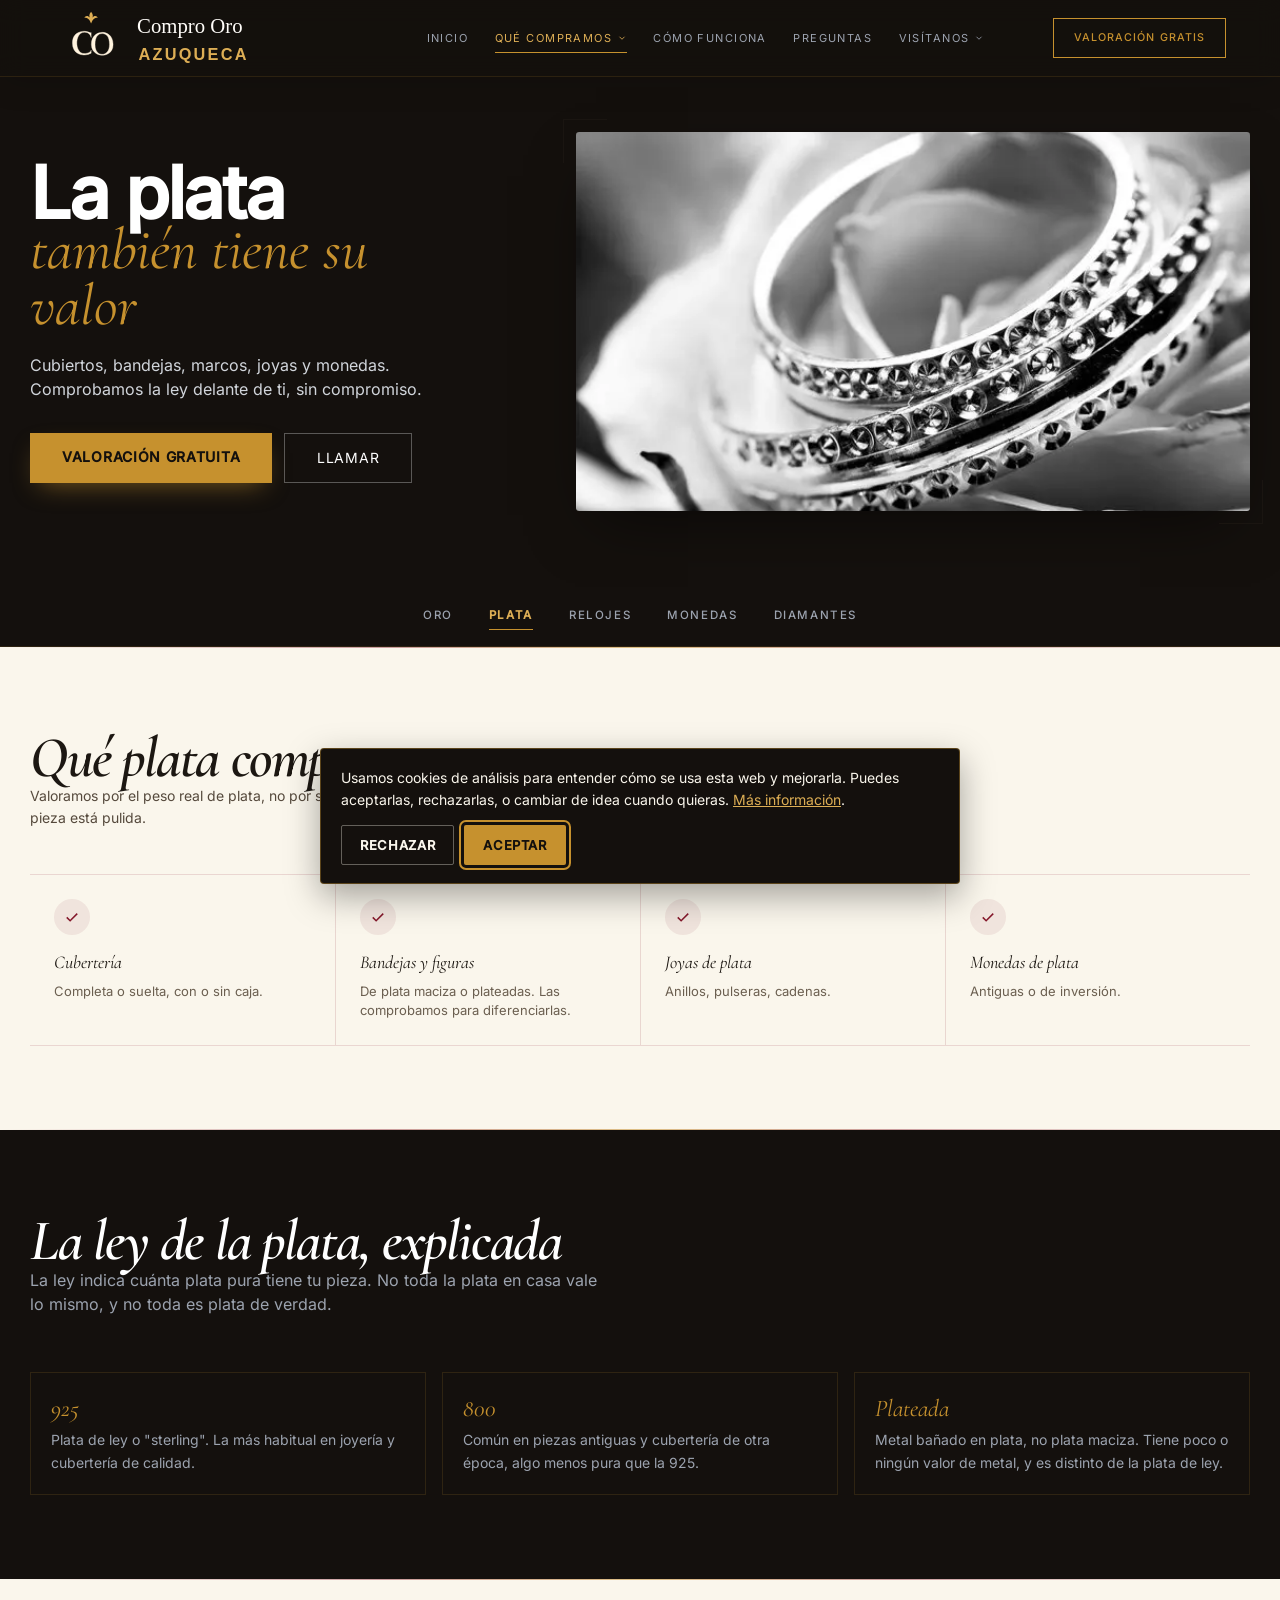
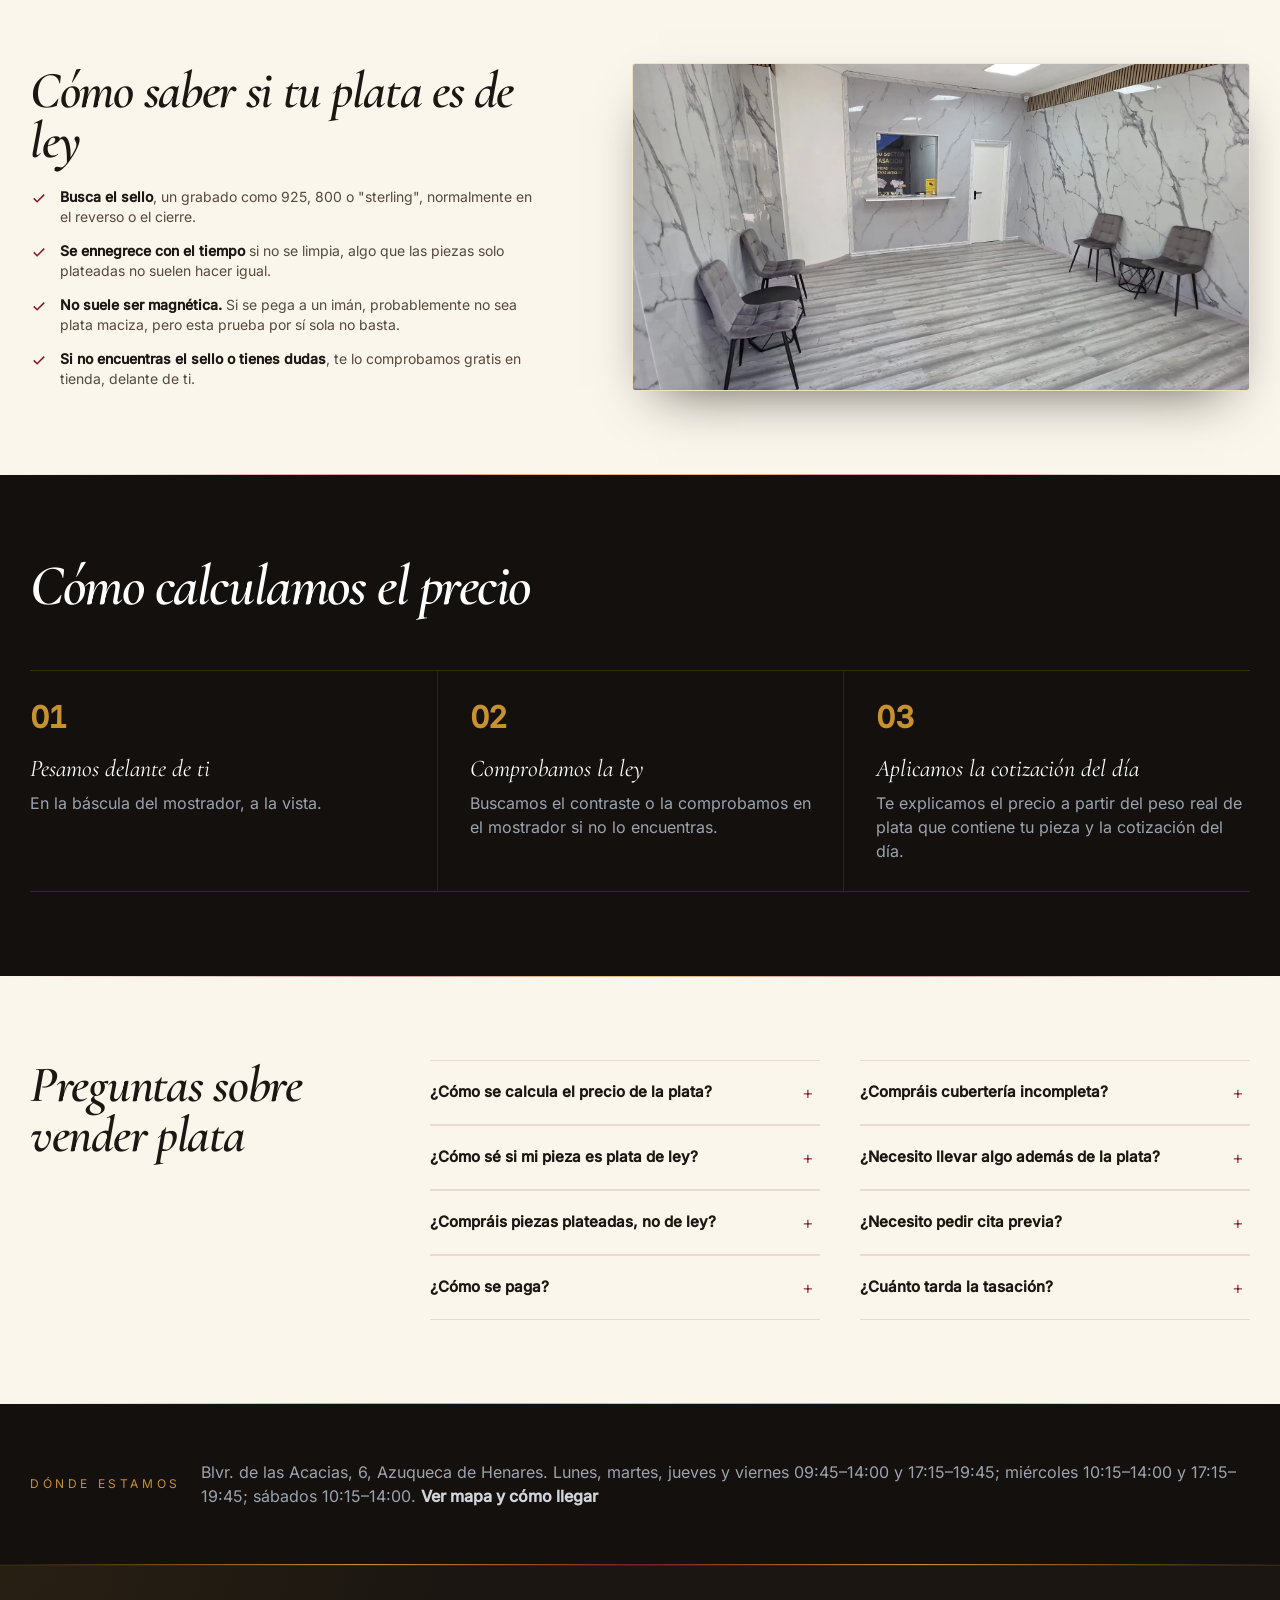
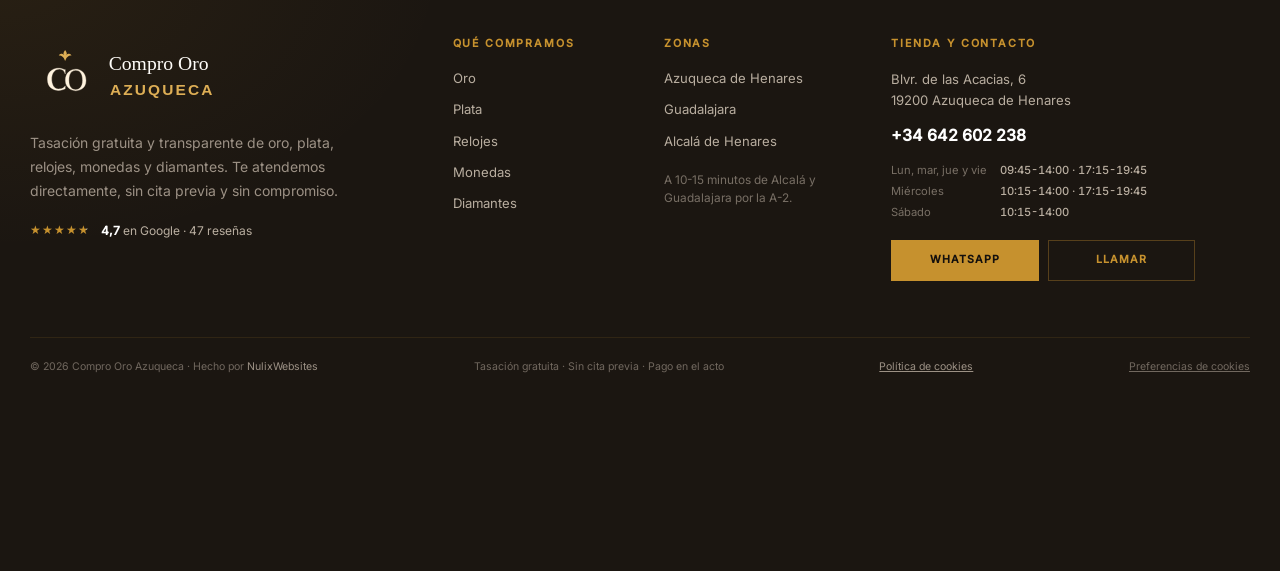
<file: compro-plata.html>
<!DOCTYPE html>
<html lang="es" class="scroll-smooth">
<head>
  <meta charset="UTF-8">
  <meta name="viewport" content="width=device-width, initial-scale=1.0">
  <meta name="theme-color" content="#14100D">
  <meta name="robots" content="index,follow,max-image-preview:large">
  <title>Compro Plata en Azuqueca de Henares · Tasación gratis</title>
  <meta name="description" content="Compramos plata en Azuqueca de Henares: cubiertos, bandejas, marcos, joyas y monedas. Pesamos delante de ti, sin compromiso, pago inmediato.">
  <meta name="keywords" content="compro plata azuqueca, venta de plata, tasacion plata guadalajara, comprar cubiertos de plata, plata de ley 925, como saber si la plata es de ley">
  <link rel="canonical" href="https://comprooroazuqueca.com/compro-plata.html">
  <meta property="og:type" content="website">
  <meta property="og:locale" content="es_ES">
  <meta property="og:site_name" content="Compro Oro Azuqueca">
  <meta property="og:title" content="Compro Plata en Azuqueca de Henares">
  <meta property="og:description" content="Cubiertos, bandejas, marcos, joyas y monedas de plata. Pesamos delante de ti, sin compromiso.">
  <meta property="og:url" content="https://comprooroazuqueca.com/compro-plata.html">
  <meta property="og:image" content="https://comprooroazuqueca.com/assets/brand/og.png">
  <meta name="twitter:card" content="summary_large_image">
  <link rel="icon" type="image/svg+xml" href="assets/brand/logo-mark.svg?v=f77552e">
  <link rel="icon" type="image/png" sizes="32x32" href="assets/brand/favicon-32.png?v=f77552e">
  <link rel="icon" type="image/png" sizes="16x16" href="assets/brand/favicon-16.png?v=f77552e">
  <link rel="icon" href="/favicon.ico?v=f77552e" sizes="any">
  <link rel="apple-touch-icon" sizes="180x180" href="assets/brand/apple-touch.png?v=f77552e">
  <link rel="manifest" href="/site.webmanifest">

  <script type="application/ld+json">
  { "@context":"https://schema.org","@type":"JewelryStore","name":"Compro Oro Azuqueca","url":"https://comprooroazuqueca.com/compro-plata.html","telephone":"+34642602238",
    "address":{"@type":"PostalAddress","streetAddress":"Blvr. de las Acacias, 6","addressLocality":"Azuqueca de Henares","addressRegion":"Guadalajara","postalCode":"19200","addressCountry":"ES"},
    "geo":{"@type":"GeoCoordinates","latitude":40.5658112,"longitude":-3.2624812},
    "aggregateRating":{"@type":"AggregateRating","ratingValue":"4.7","reviewCount":"47","bestRating":"5"},
    "makesOffer":[{"@type":"Offer","name":"Compra de plata: cubertería, joyas y monedas"}] }
  </script>
  <script type="application/ld+json">
  { "@context":"https://schema.org","@type":"FAQPage","mainEntity":[
    {"@type":"Question","name":"¿Cómo se calcula el precio de la plata?","acceptedAnswer":{"@type":"Answer","text":"Pesamos la pieza y comprobamos la ley (pureza) delante de ti. El precio sale del peso real de plata que contiene, según la cotización del día."}},
    {"@type":"Question","name":"¿Compráis cubertería de plata incompleta?","acceptedAnswer":{"@type":"Answer","text":"Sí, no hace falta el juego completo. Valoramos cada pieza por su peso real de plata."}},
    {"@type":"Question","name":"¿Cómo sé si mi pieza es plata de ley?","acceptedAnswer":{"@type":"Answer","text":"Muchas piezas llevan un sello (contraste) que indica la ley. Si no lo encuentras o no estás seguro, lo comprobamos nosotros en el mostrador."}},
    {"@type":"Question","name":"¿Necesito llevar algo además de la plata?","acceptedAnswer":{"@type":"Answer","text":"Solo tu DNI. No hace falta factura ni certificado."}},
    {"@type":"Question","name":"¿Compráis piezas plateadas, no de ley?","acceptedAnswer":{"@type":"Answer","text":"La plata bañada o plateada no es plata maciza y tiene poco o ningún valor de metal. Te lo decimos claro al comprobarla en el mostrador."}},
    {"@type":"Question","name":"¿Necesito pedir cita previa?","acceptedAnswer":{"@type":"Answer","text":"No. Puedes pasarte cuando quieras dentro del horario de tienda."}},
    {"@type":"Question","name":"¿Cómo se paga?","acceptedAnswer":{"@type":"Answer","text":"En efectivo o por transferencia bancaria, al momento."}},
    {"@type":"Question","name":"¿Cuánto tarda la tasación?","acceptedAnswer":{"@type":"Answer","text":"Unos minutos. Pesamos, comprobamos la ley y te damos el precio ahí mismo."}}
  ]}
  </script>

  <link rel="stylesheet" href="styles.css">
  <link rel="preload" as="font" type="font/woff2" href="assets/fonts/inter-400.woff2" crossorigin>
</head>
<body class="product-page">

  <a href="#main" class="sr-only focus:not-sr-only focus:fixed focus:top-3 focus:left-3 focus:z-[100] focus:bg-gold focus:text-black focus:px-4 focus:py-2 focus:font-semibold focus:text-sm">Saltar al contenido</a>

  <a href="https://wa.me/34642602238?text=Hola%2C%20quer%C3%ADa%20una%20tasaci%C3%B3n%20de%20plata%20gratis" target="_blank" rel="noopener" class="sticky-wa" aria-label="Contactar por WhatsApp para una tasación gratis">
    <svg width="26" height="26" viewBox="0 0 24 24" fill="white" aria-hidden="true"><path d="M17.472 14.382c-.297-.149-1.758-.867-2.03-.967-.273-.099-.471-.148-.67.15-.197.297-.767.966-.94 1.164-.173.199-.347.223-.644.075-.297-.15-1.255-.463-2.39-1.475-.883-.788-1.48-1.761-1.653-2.059-.173-.297-.018-.458.13-.606.134-.133.298-.347.446-.52.149-.174.198-.298.298-.497.099-.198.05-.371-.025-.52-.075-.149-.669-1.612-.916-2.207-.242-.579-.487-.5-.669-.51-.173-.008-.371-.01-.57-.01-.198 0-.52.074-.792.372-.272.297-1.04 1.016-1.04 2.479 0 1.462 1.065 2.875 1.213 3.074.149.198 2.096 3.2 5.077 4.487.709.306 1.262.489 1.694.625.712.227 1.36.195 1.871.118.571-.085 1.758-.719 2.006-1.413.248-.694.248-1.289.173-1.413-.074-.124-.272-.198-.57-.347z"/><path d="M12 0C5.373 0 0 5.373 0 12c0 2.136.563 4.14 1.542 5.873L0 24l6.302-1.518A11.94 11.94 0 0012 24c6.627 0 12-5.373 12-12S18.627 0 12 0zm0 21.818a9.8 9.8 0 01-5.032-1.388l-.36-.214-3.742.9.948-3.643-.235-.374A9.777 9.777 0 012.182 12C2.182 6.58 6.58 2.182 12 2.182S21.818 6.58 21.818 12 17.42 21.818 12 21.818z"/></svg>
  </a>

  <nav class="fixed w-full z-40 bg-void/85 backdrop-blur-md border-b border-gold/10">
    <div class="max-w-5xl mx-auto px-5 sm:px-6 flex items-center justify-between h-14 sm:h-16">
      <a href="index.html" class="flex items-center gap-3 sm:gap-3.5 text-gold min-w-0" aria-label="Compro Oro Azuqueca, inicio">
        <img src="assets/brand/logo-lockup.svg?v=logo-transparent" alt="Compro Oro Azuqueca" width="310" height="58" class="site-nav-logo shrink-0">
      </a>
      <div class="site-nav-links hidden md:flex items-center gap-8 text-xs tracking-[.18em] text-gray-400 uppercase">
        <a href="index.html" class="nav-link nav-home hover:text-gold transition-colors">Inicio</a>
        <div class="nav-drop nav-buy">
          <button type="button">Qué compramos<svg class="nav-drop-caret" width="10" height="10" viewBox="0 0 24 24" fill="none" stroke="currentColor" stroke-width="2" aria-hidden="true"><path d="m6 9 6 6 6-6"/></svg></button>
          <div class="nav-drop-panel">
          <a href="compro-oro.html">Oro</a>
          <a href="compro-plata.html" class="active">Plata</a>
          <a href="compro-relojes.html">Relojes</a>
          <a href="compro-monedas.html">Monedas</a>
          </div>
        </div>
        <a href="index.html#proceso" class="nav-link nav-process hover:text-gold transition-colors">Cómo funciona</a>
        <a href="#faq" class="nav-link nav-faq hover:text-gold transition-colors">Preguntas</a>
        <div class="nav-drop nav-visit">
          <button type="button">Visítanos<svg class="nav-drop-caret" width="10" height="10" viewBox="0 0 24 24" fill="none" stroke="currentColor" stroke-width="2" aria-hidden="true"><path d="m6 9 6 6 6-6"/></svg></button>
          <div class="nav-drop-panel">
          <a href="index.html#ubicacion">Azuqueca de Henares</a>
          <a href="compro-oro-guadalajara.html">Guadalajara</a>
          <a href="compro-oro-alcala-de-henares.html">Alcalá de Henares</a>
          </div>
        </div>
      </div>
      <a href="https://wa.me/34642602238?text=Hola%2C%20quer%C3%ADa%20una%20tasaci%C3%B3n%20de%20plata%20gratis" target="_blank" rel="noopener"
         class="hidden md:inline-block border border-gold text-gold text-xs font-medium px-6 py-2 uppercase tracking-wider hover:bg-gold hover:text-black transition-colors">
        Valoración gratis
      </a>
      <button id="menu-toggle" class="md:hidden text-gold p-2 -mr-2" aria-label="Abrir menú" aria-expanded="false" aria-controls="mobile-menu">
        <svg width="24" height="24" viewBox="0 0 24 24" fill="none" stroke="currentColor" stroke-width="1.5" aria-hidden="true"><path stroke-linecap="round" d="M4 7h16M4 12h16M4 17h16"/></svg>
      </button>
    </div>
    <div id="mobile-menu" class="hidden md:hidden border-t border-gold/10 bg-void/95 backdrop-blur-md">
      <div class="px-5 py-4 space-y-1 text-sm tracking-[.15em] text-gray-300 uppercase">
        <a href="index.html" class="block py-2 hover:text-gold transition-colors">Inicio</a>
        <p class="mnav-label">Qué compramos</p>
        <a href="compro-oro.html" class="mnav-sub hover:text-gold transition-colors">Oro</a>
        <a href="compro-plata.html" class="mnav-sub hover:text-gold transition-colors">Plata</a>
        <a href="compro-relojes.html" class="mnav-sub hover:text-gold transition-colors">Relojes</a>
        <a href="compro-monedas.html" class="mnav-sub hover:text-gold transition-colors">Monedas</a>
        <a href="index.html#proceso" class="block py-2 hover:text-gold transition-colors">Cómo funciona</a>
        <a href="#faq" class="block py-2 hover:text-gold transition-colors">Preguntas</a>
        <p class="mnav-label">Visítanos</p>
        <a href="index.html#ubicacion" class="mnav-sub hover:text-gold transition-colors">Azuqueca de Henares</a>
        <a href="compro-oro-guadalajara.html" class="mnav-sub hover:text-gold transition-colors">Guadalajara</a>
        <a href="compro-oro-alcala-de-henares.html" class="mnav-sub hover:text-gold transition-colors">Alcalá de Henares</a>
        <a href="https://wa.me/34642602238?text=Hola%2C%20quer%C3%ADa%20una%20tasaci%C3%B3n%20de%20plata%20gratis" target="_blank" rel="noopener"
           class="block mt-2 text-center bg-gold text-black font-semibold py-3 normal-case tracking-wider">Valoración gratis</a>
      </div>
    </div>
  </nav>

  <!-- HERO -->
  <section id="main" class="relative bg-void overflow-hidden pt-24 sm:pt-28 pb-14 sm:pb-20 px-5 sm:px-6">
    <div class="max-w-5xl mx-auto hero-split">
      <div class="reveal">
        <h1 class="mb-5">
          <span class="block display-strong text-white text-4xl sm:text-6xl md:text-7xl">La plata</span>
          <span class="block font-serif italic text-gold text-3xl sm:text-5xl md:text-6xl -mt-1">también tiene su valor</span>
        </h1>
        <p class="text-gray-300 text-sm sm:text-base lead-measure leading-relaxed mb-8">Cubiertos, bandejas, marcos, joyas y monedas. Comprobamos la ley delante de ti, sin compromiso.</p>
        <div class="flex flex-col sm:flex-row sm:flex-wrap gap-3">
          <a href="https://wa.me/34642602238?text=Hola%2C%20quer%C3%ADa%20una%20tasaci%C3%B3n%20de%20plata%20gratis" target="_blank" rel="noopener" class="btn-lift btn-gold-sh text-center bg-gold text-black font-semibold px-8 py-3.5 uppercase text-sm tracking-wider hover:bg-gold-light transition-colors">Valoración gratuita</a>
          <a href="tel:+34642602238" class="btn-lift text-center border border-white/30 text-white px-8 py-3.5 uppercase text-sm tracking-wider hover:border-gold/60 transition-colors">Llamar</a>
        </div>
      </div>
      <div class="hero-frame img-reveal">
        <picture>
          <source type="image/webp" srcset="assets/cat-plata.webp">
          <img src="assets/cat-plata.jpg" width="640" height="427" alt="Joyas y piezas de plata" loading="eager" fetchpriority="high">
        </picture>
      </div>
    </div>
  </section>

  <nav class="bg-void border-b border-gold/10" aria-label="Categorías">
    <div class="max-w-5xl mx-auto cat-strip">
      <a href="compro-oro.html" class="cat-pill"><img src="assets/cat-oro.jpg" alt="" width="26" height="26">Oro</a>
      <a href="compro-plata.html" class="cat-pill active"><img src="assets/cat-plata.jpg" alt="" width="26" height="26">Plata</a>
      <a href="compro-relojes.html" class="cat-pill"><img src="assets/cat-relojes.jpg" alt="" width="26" height="26">Relojes</a>
      <a href="compro-monedas.html" class="cat-pill"><img src="assets/cat-monedas.jpg" alt="" width="26" height="26">Monedas</a>
      <a href="https://wa.me/34642602238?text=Hola%2C%20tengo%20un%20diamante%20para%20valorar" target="_blank" rel="noopener" class="cat-pill"><img src="assets/cat-diamantes.jpg" alt="" width="26" height="26">Diamantes</a>
    </div>
  </nav>

  <!-- QUÉ PLATA COMPRAMOS -->
  <section class="section-cream section-pad px-5 sm:px-6 scroll-mt-20">
    <div class="max-w-5xl mx-auto">
      <div class="section-head max-w-2xl reveal">
        <h2 class="font-serif fluid-display text-ink italic" style="font-size:clamp(2.2rem,5.4vw,3.6rem)">Qué plata compramos</h2>
        <p class="text-sm text-ink-soft leading-relaxed mt-4 max-w-lg">Valoramos por el peso real de plata, no por si el juego está completo o la pieza está pulida.</p>
      </div>
      <div class="buy-grid stagger">
        <div class="buy-card reveal">
          <span class="buy-icon"><svg width="18" height="18" viewBox="0 0 24 24" fill="none" stroke="currentColor" stroke-width="2"><path d="m5 12.5 4.5 4.5L19 7.5"/></svg></span>
          <h3>Cubertería</h3>
          <p>Completa o suelta, con o sin caja.</p>
        </div>
        <div class="buy-card reveal">
          <span class="buy-icon"><svg width="18" height="18" viewBox="0 0 24 24" fill="none" stroke="currentColor" stroke-width="2"><path d="m5 12.5 4.5 4.5L19 7.5"/></svg></span>
          <h3>Bandejas y figuras</h3>
          <p>De plata maciza o plateadas. Las comprobamos para diferenciarlas.</p>
        </div>
        <div class="buy-card reveal">
          <span class="buy-icon"><svg width="18" height="18" viewBox="0 0 24 24" fill="none" stroke="currentColor" stroke-width="2"><path d="m5 12.5 4.5 4.5L19 7.5"/></svg></span>
          <h3>Joyas de plata</h3>
          <p>Anillos, pulseras, cadenas.</p>
        </div>
        <div class="buy-card reveal">
          <span class="buy-icon"><svg width="18" height="18" viewBox="0 0 24 24" fill="none" stroke="currentColor" stroke-width="2"><path d="m5 12.5 4.5 4.5L19 7.5"/></svg></span>
          <h3>Monedas de plata</h3>
          <p>Antiguas o de inversión.</p>
        </div>
      </div>
    </div>
  </section>

  <!-- LA LEY DE LA PLATA, EXPLICADA -->
  <section class="bg-void section-pad px-5 sm:px-6 scroll-mt-20">
    <div class="max-w-5xl mx-auto">
      <div class="max-w-2xl mb-10 sm:mb-14">
        <h2 class="font-serif fluid-display text-white italic" style="font-size:clamp(2.2rem,5.4vw,3.6rem)">La ley de la plata, explicada</h2>
        <p class="text-sm sm:text-base text-gray-400 leading-relaxed mt-4 max-w-xl">La ley indica cuánta plata pura tiene tu pieza. No toda la plata en casa vale lo mismo, y no toda es plata de verdad.</p>
      </div>
      <div class="grid sm:grid-cols-2 lg:grid-cols-3 gap-4 sm:gap-5">
        <div class="border border-gold/15 p-5"><p class="font-serif text-gold text-2xl italic mb-1">925</p><p class="text-sm text-gray-400 leading-relaxed">Plata de ley o "sterling". La más habitual en joyería y cubertería de calidad.</p></div>
        <div class="border border-gold/15 p-5"><p class="font-serif text-gold text-2xl italic mb-1">800</p><p class="text-sm text-gray-400 leading-relaxed">Común en piezas antiguas y cubertería de otra época, algo menos pura que la 925.</p></div>
        <div class="border border-gold/15 p-5"><p class="font-serif text-gold text-2xl italic mb-1">Plateada</p><p class="text-sm text-gray-400 leading-relaxed">Metal bañado en plata, no plata maciza. Tiene poco o ningún valor de metal, y es distinto de la plata de ley.</p></div>
      </div>
    </div>
  </section>

  <!-- CÓMO SABER SI TU PLATA ES DE LEY -->
  <section class="section-cream section-pad px-5 sm:px-6 scroll-mt-20">
    <div class="max-w-5xl mx-auto grid md:grid-cols-2 gap-10 md:gap-14 items-center">
      <div class="reveal">
        <h2 class="font-serif fluid-display text-ink italic mb-5" style="font-size:clamp(2.2rem,5.4vw,3.6rem)">Cómo saber si tu plata es de ley</h2>
        <ul class="grid gap-3.5">
          <li class="flex items-start gap-3"><svg class="text-wine mt-0.5 shrink-0" width="18" height="18" viewBox="0 0 24 24" fill="none" stroke="currentColor" stroke-width="2"><path d="m5 12.5 4.5 4.5L19 7.5"/></svg><span class="text-sm text-ink-soft"><b class="text-ink font-semibold">Busca el sello</b>, un grabado como 925, 800 o "sterling", normalmente en el reverso o el cierre.</span></li>
          <li class="flex items-start gap-3"><svg class="text-wine mt-0.5 shrink-0" width="18" height="18" viewBox="0 0 24 24" fill="none" stroke="currentColor" stroke-width="2"><path d="m5 12.5 4.5 4.5L19 7.5"/></svg><span class="text-sm text-ink-soft"><b class="text-ink font-semibold">Se ennegrece con el tiempo</b> si no se limpia, algo que las piezas solo plateadas no suelen hacer igual.</span></li>
          <li class="flex items-start gap-3"><svg class="text-wine mt-0.5 shrink-0" width="18" height="18" viewBox="0 0 24 24" fill="none" stroke="currentColor" stroke-width="2"><path d="m5 12.5 4.5 4.5L19 7.5"/></svg><span class="text-sm text-ink-soft"><b class="text-ink font-semibold">No suele ser magnética.</b> Si se pega a un imán, probablemente no sea plata maciza, pero esta prueba por sí sola no basta.</span></li>
          <li class="flex items-start gap-3"><svg class="text-wine mt-0.5 shrink-0" width="18" height="18" viewBox="0 0 24 24" fill="none" stroke="currentColor" stroke-width="2"><path d="m5 12.5 4.5 4.5L19 7.5"/></svg><span class="text-sm text-ink-soft"><b class="text-ink font-semibold">Si no encuentras el sello o tienes dudas</b>, te lo comprobamos gratis en tienda, delante de ti.</span></li>
        </ul>
      </div>
      <div class="img-frame img-reveal">
        <picture>
          <source type="image/webp" srcset="assets/img-20260520-wa0001__mpffgb98c9n8.webp">
          <img src="assets/img-20260520-wa0001__mpffgb98c9n8.jpg" width="2000" height="924"
               alt="Interior de Compro Oro Azuqueca, zona de tasación" class="block w-full h-auto" loading="lazy">
        </picture>
      </div>
    </div>
  </section>

  <!-- CÓMO CALCULAMOS EL PRECIO -->
  <section class="bg-void section-pad px-5 sm:px-6 scroll-mt-20">
    <div class="max-w-5xl mx-auto">
      <div class="max-w-2xl mb-10 sm:mb-14">
        <h2 class="font-serif fluid-display text-white italic" style="font-size:clamp(2.2rem,5.4vw,3.6rem)">Cómo calculamos el precio</h2>
      </div>
      <div class="grid gap-0 divide-y divide-gold/15 border-t border-b border-gold/15">
        <div class="grid sm:grid-cols-[auto_1fr] gap-3 sm:gap-8 items-baseline py-6 sm:py-7">
          <span class="stat-num text-gold text-2xl sm:text-3xl">01</span>
          <div><h3 class="text-white font-serif text-xl sm:text-2xl italic mb-1.5">Pesamos delante de ti</h3><p class="text-sm sm:text-base text-gray-400 leading-relaxed max-w-xl">En la báscula del mostrador, a la vista.</p></div>
        </div>
        <div class="grid sm:grid-cols-[auto_1fr] gap-3 sm:gap-8 items-baseline py-6 sm:py-7">
          <span class="stat-num text-gold text-2xl sm:text-3xl">02</span>
          <div><h3 class="text-white font-serif text-xl sm:text-2xl italic mb-1.5">Comprobamos la ley</h3><p class="text-sm sm:text-base text-gray-400 leading-relaxed max-w-xl">Buscamos el contraste o la comprobamos en el mostrador si no lo encuentras.</p></div>
        </div>
        <div class="grid sm:grid-cols-[auto_1fr] gap-3 sm:gap-8 items-baseline py-6 sm:py-7">
          <span class="stat-num text-gold text-2xl sm:text-3xl">03</span>
          <div><h3 class="text-white font-serif text-xl sm:text-2xl italic mb-1.5">Aplicamos la cotización del día</h3><p class="text-sm sm:text-base text-gray-400 leading-relaxed max-w-xl">Te explicamos el precio a partir del peso real de plata que contiene tu pieza y la cotización del día.</p></div>
        </div>
      </div>
    </div>
  </section>

  <!-- FAQ -->
  <section id="faq" class="section-cream section-pad px-5 sm:px-6 scroll-mt-20">
    <div class="max-w-5xl mx-auto">
      <div class="section-head">
        <h2 class="font-serif fluid-display text-ink italic" style="font-size:clamp(2.2rem,5.4vw,3.6rem)">Preguntas sobre vender plata</h2>
      </div>
      <div class="faq-list max-w-2xl">
        <details class="faq-item">
          <summary>¿Cómo se calcula el precio de la plata?</summary>
          <p class="faq-a">Pesamos la pieza y comprobamos la ley delante de ti. El precio sale del peso real de plata, según la cotización del día.</p>
        </details>
        <details class="faq-item">
          <summary>¿Compráis cubertería incompleta?</summary>
          <p class="faq-a">Sí, no hace falta el juego completo. Valoramos cada pieza por su peso real de plata.</p>
        </details>
        <details class="faq-item">
          <summary>¿Cómo sé si mi pieza es plata de ley?</summary>
          <p class="faq-a">Muchas piezas llevan un sello (contraste). Si no lo encuentras, lo comprobamos nosotros en el mostrador.</p>
        </details>
        <details class="faq-item">
          <summary>¿Necesito llevar algo además de la plata?</summary>
          <p class="faq-a">Solo tu DNI. No hace falta factura ni certificado.</p>
        </details>
        <details class="faq-item">
          <summary>¿Compráis piezas plateadas, no de ley?</summary>
          <p class="faq-a">La plata bañada o plateada no es plata maciza y tiene poco o ningún valor de metal. Te lo decimos claro al comprobarla en el mostrador.</p>
        </details>
        <details class="faq-item">
          <summary>¿Necesito pedir cita previa?</summary>
          <p class="faq-a">No. Puedes pasarte cuando quieras dentro del horario de tienda.</p>
        </details>
        <details class="faq-item">
          <summary>¿Cómo se paga?</summary>
          <p class="faq-a">En efectivo o por transferencia bancaria, al momento.</p>
        </details>
        <details class="faq-item">
          <summary>¿Cuánto tarda la tasación?</summary>
          <p class="faq-a">Unos minutos. Pesamos, comprobamos la ley y te damos el precio ahí mismo.</p>
        </details>
      </div>
    </div>
  </section>

  <!-- UBICACIÓN compacta -->
  <section id="ubicacion" class="bg-void py-10 sm:py-14 px-5 sm:px-6 scroll-mt-20">
    <div class="max-w-5xl mx-auto flex flex-col sm:flex-row sm:items-center gap-5 sm:gap-8">
      <p class="text-xs tracking-[.3em] text-gold uppercase shrink-0">Dónde estamos</p>
      <p class="text-sm sm:text-base text-gray-400 leading-relaxed flex-1">Blvr. de las Acacias, 6, Azuqueca de Henares. Lunes, martes, jueves y viernes 09:45–14:00 y 17:15–19:45; miércoles 10:15–14:00 y 17:15–19:45; sábados 10:15–14:00. <a href="index.html#ubicacion" class="u-anim text-gray-300 font-semibold">Ver mapa y cómo llegar</a></p>
    </div>
  </section>

  <div class="gold-rule"></div>
  <footer class="site-footer bg-void-800 border-t border-gold/10 px-5 sm:px-6 pb-24 sm:pb-12">
    <div class="max-w-5xl mx-auto footer-grid">
      <div class="footer-brand">
        <a href="index.html" class="footer-brand-lockup" aria-label="Compro Oro Azuqueca, inicio">
          <img src="assets/brand/logo-lockup.svg?v=logo-transparent" alt="Compro Oro Azuqueca" width="330" height="61">
        </a>
        <p class="footer-brand-copy">Tasación gratuita y transparente de oro, plata, relojes, monedas y diamantes. Te atendemos directamente, sin cita previa y sin compromiso.</p>
        <a href="https://www.google.com/maps/place/Compro+oro+azuqueca/data=!4m7!3m6!1s0xd424d728174c307:0x263c1d06dae729d8!8m2!3d40.5658112!4d-3.2624812" target="_blank" rel="noopener" class="footer-rating" aria-label="Ver las 47 reseñas de Google">
          <span class="stars" style="--pct:94%" aria-hidden="true">★★★★★</span>
          <span><strong>4,7</strong> en Google · 47 reseñas</span>
        </a>
      </div>

      <nav class="footer-column" aria-label="Qué compramos">
        <p class="footer-heading">Qué compramos</p>
        <a href="compro-oro.html">Oro</a>
        <a href="compro-plata.html">Plata</a>
        <a href="compro-relojes.html">Relojes</a>
        <a href="compro-monedas.html">Monedas</a>
        <a href="https://wa.me/34642602238?text=Hola%2C%20tengo%20un%20diamante%20o%20piedra%20preciosa%20para%20valorar" target="_blank" rel="noopener">Diamantes</a>
      </nav>

      <nav class="footer-column" aria-label="Zonas">
        <p class="footer-heading">Zonas</p>
        <a href="index.html#ubicacion">Azuqueca de Henares</a>
        <a href="compro-oro-guadalajara.html">Guadalajara</a>
        <a href="compro-oro-alcala-de-henares.html">Alcalá de Henares</a>
        <p class="footer-distance">A 10-15 minutos de Alcalá y Guadalajara por la A-2.</p>
      </nav>

      <div class="footer-column footer-contact">
        <p class="footer-heading">Tienda y contacto</p>
        <address>
          <span>Blvr. de las Acacias, 6</span>
          <span>19200 Azuqueca de Henares</span>
        </address>
        <a href="tel:+34642602238" class="footer-phone">+34 642 602 238</a>
        <p class="footer-hours"><span>Lun, mar, jue y vie</span><b>09:45-14:00 · 17:15-19:45</b><span>Miércoles</span><b>10:15-14:00 · 17:15-19:45</b><span>Sábado</span><b>10:15-14:00</b></p>
        <div class="footer-actions">
          <a href="https://wa.me/34642602238?text=Hola%2C%20quer%C3%ADa%20una%20tasaci%C3%B3n%20gratis" target="_blank" rel="noopener">WhatsApp</a>
          <a href="tel:+34642602238">Llamar</a>
        </div>
      </div>
    </div>

    <div class="max-w-5xl mx-auto footer-bottom">
      <p>© 2026 Compro Oro Azuqueca · Hecho por <a href="https://github.com/nulixwebsites" target="_blank" rel="noopener">NulixWebsites</a></p>
      <p>Tasación gratuita · Sin cita previa · Pago en el acto</p>
      <a href="politica-de-cookies.html" class="footer-cookie-btn">Política de cookies</a>
      <button type="button" id="cookie-settings-btn" class="footer-cookie-btn" hidden>Preferencias de cookies</button>
    </div>
  </footer>

  <script src="motion.js" defer></script>

  <script src="assets/analytics-consent.js" defer></script>
</body>
</html>
</file>
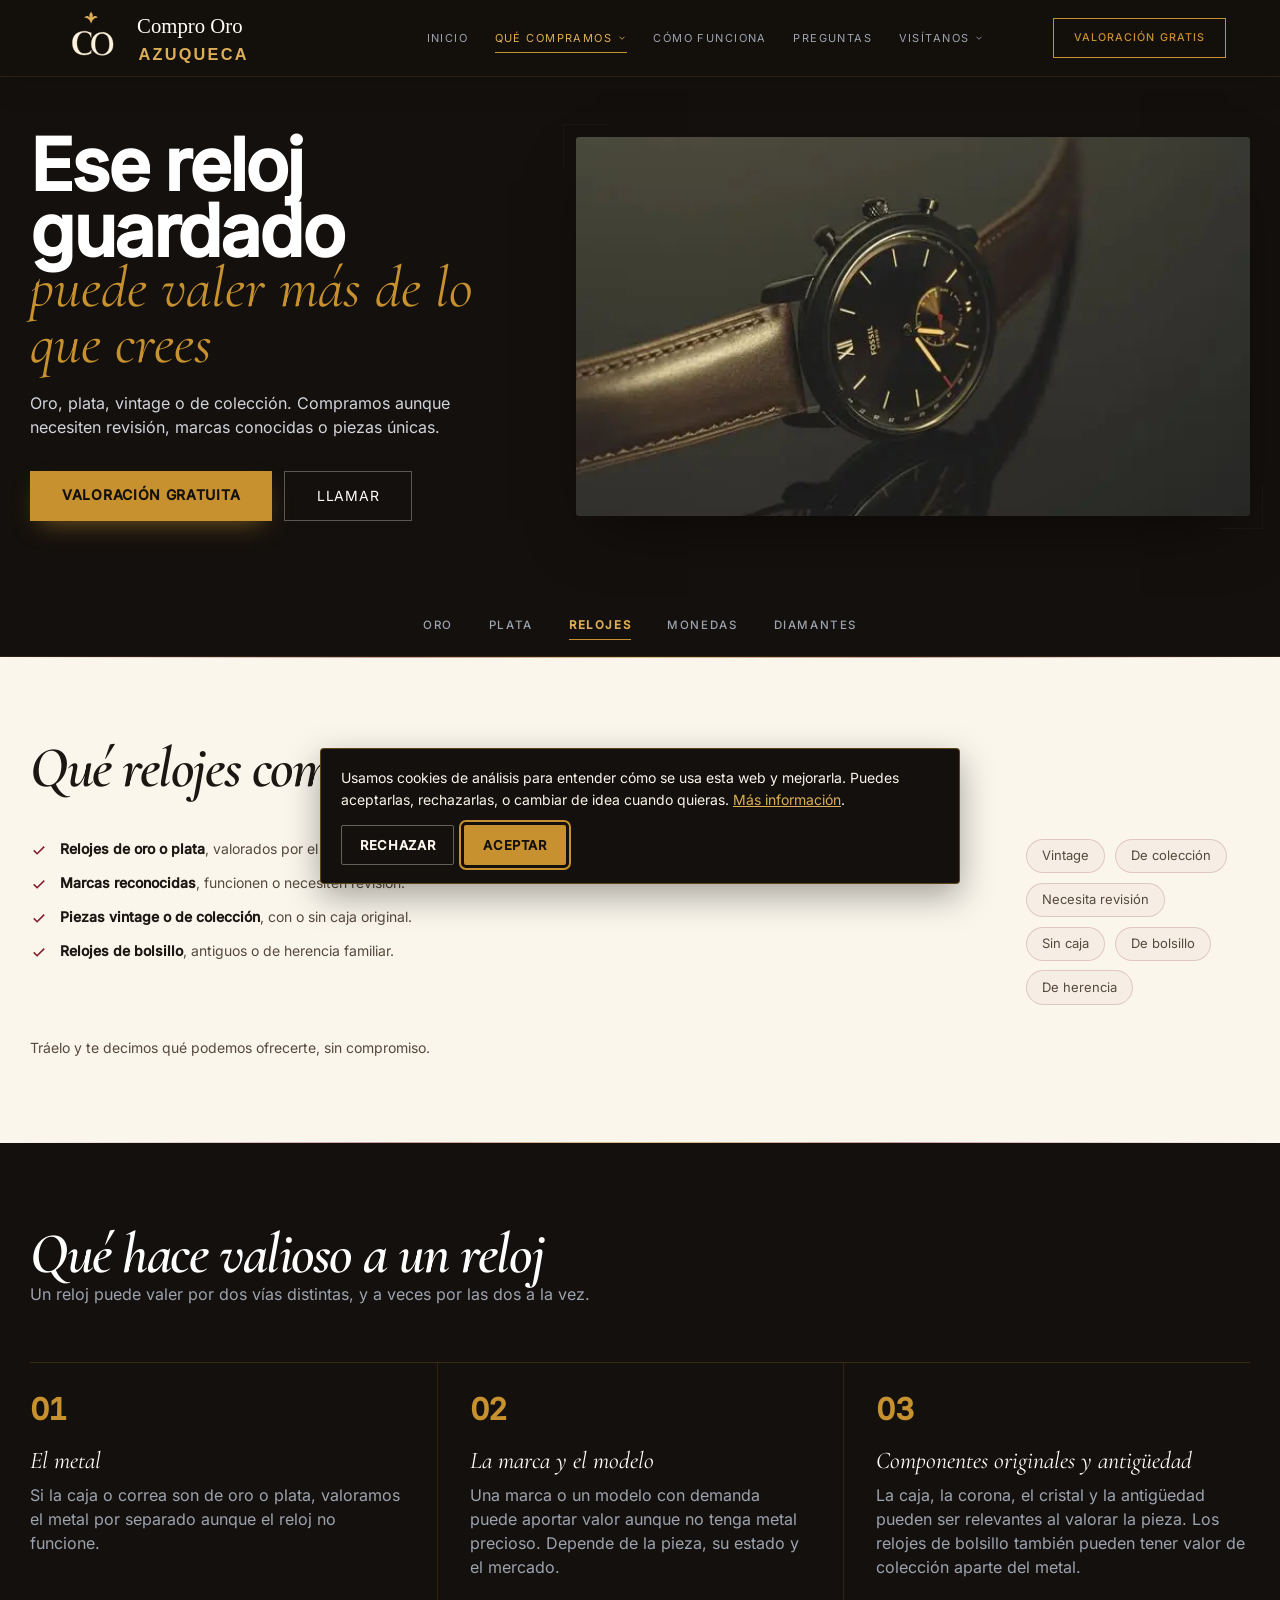
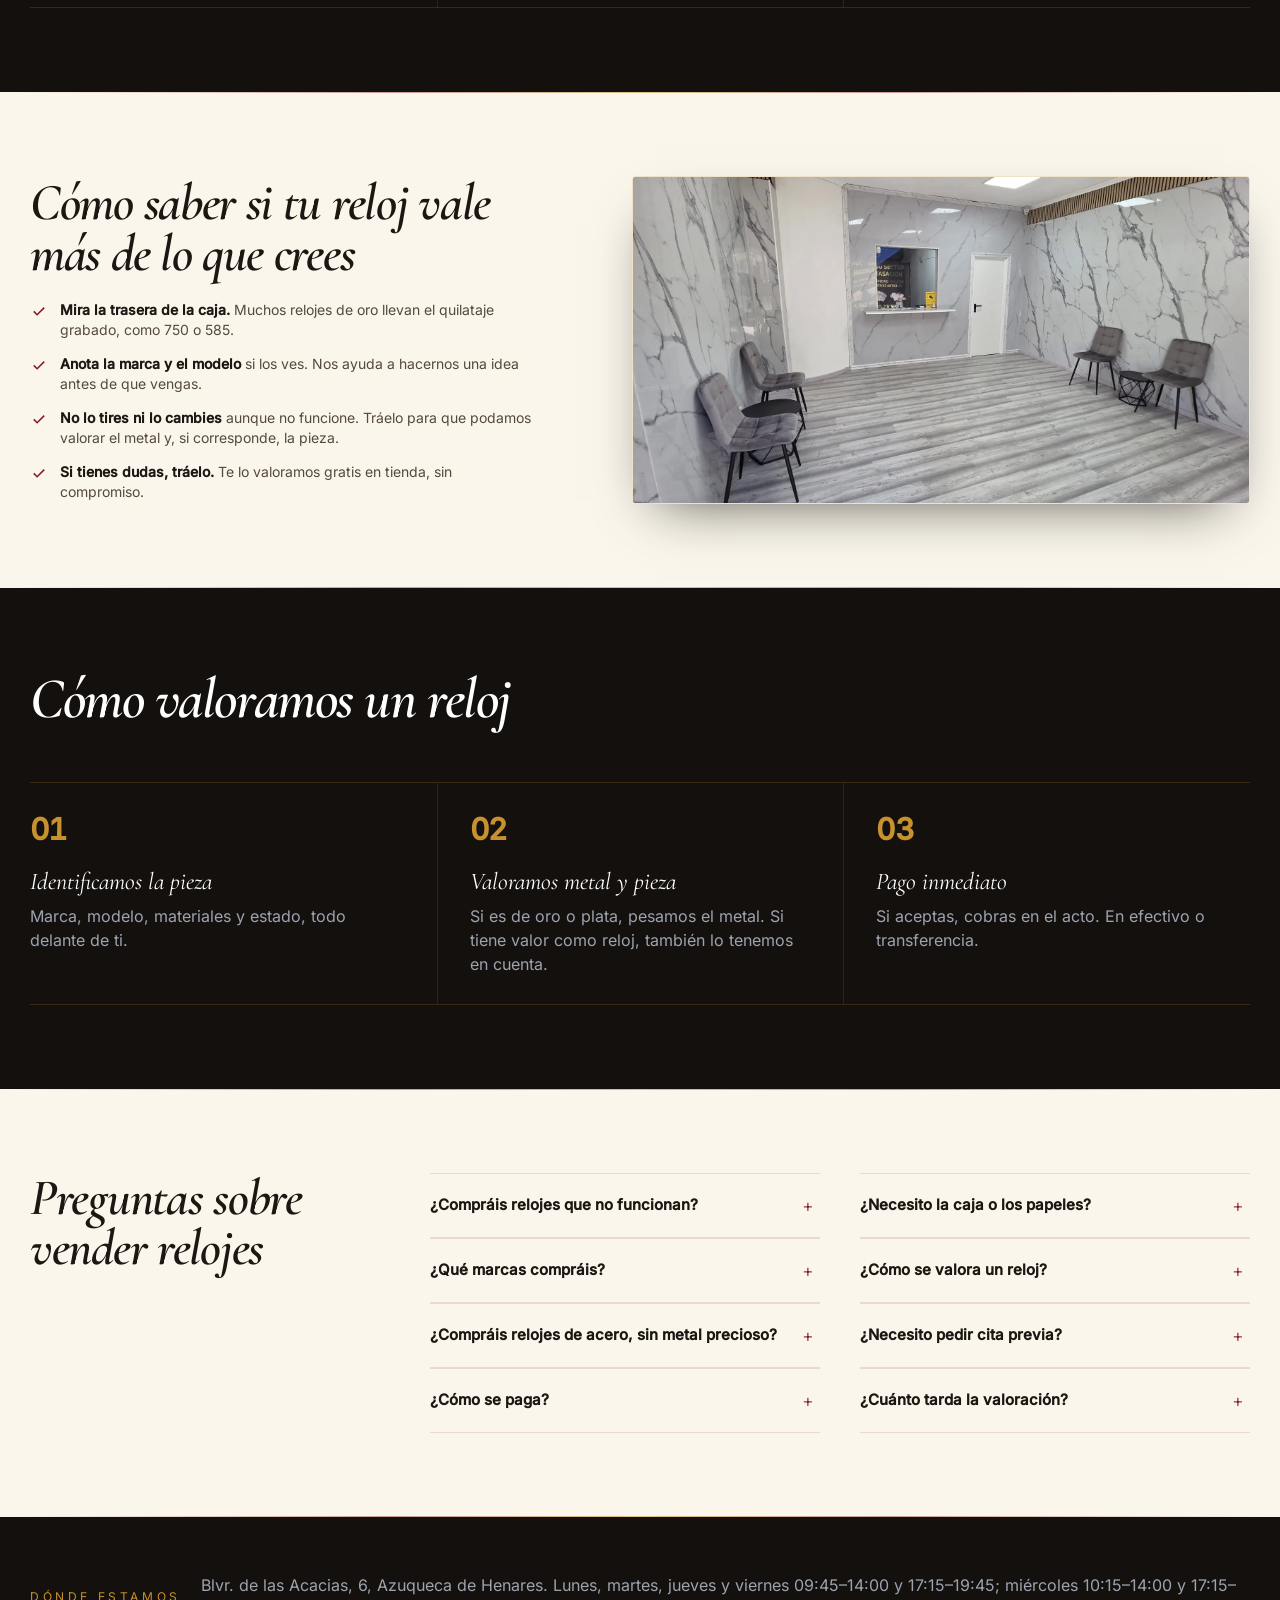
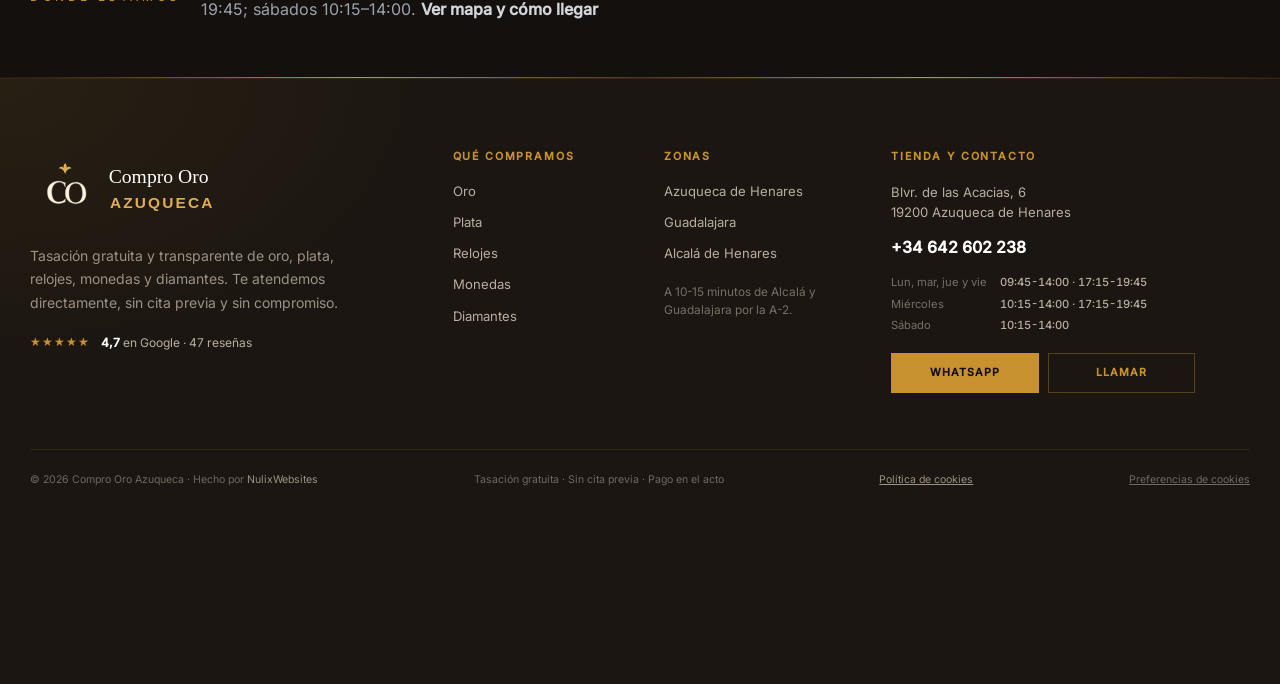
<file: compro-relojes.html>
<!DOCTYPE html>
<html lang="es" class="scroll-smooth">
<head>
  <meta charset="UTF-8">
  <meta name="viewport" content="width=device-width, initial-scale=1.0">
  <meta name="theme-color" content="#14100D">
  <meta name="robots" content="index,follow,max-image-preview:large">
  <title>Compro Relojes en Azuqueca de Henares · Tasación gratis</title>
  <meta name="description" content="Compramos relojes de oro, plata, vintage y de colección en Azuqueca de Henares. Aunque necesiten revisión. Tasación gratuita y pago inmediato.">
  <meta name="keywords" content="compro relojes azuqueca, venta de relojes, tasacion relojes guadalajara, relojes de oro, relojes vintage, vender reloj de oro, relojes de coleccion">
  <link rel="canonical" href="https://comprooroazuqueca.com/compro-relojes.html">
  <meta property="og:type" content="website">
  <meta property="og:locale" content="es_ES">
  <meta property="og:site_name" content="Compro Oro Azuqueca">
  <meta property="og:title" content="Compro Relojes en Azuqueca de Henares">
  <meta property="og:description" content="Relojes de oro, plata, vintage o de colección. Tasación gratuita y pago inmediato.">
  <meta property="og:url" content="https://comprooroazuqueca.com/compro-relojes.html">
  <meta property="og:image" content="https://comprooroazuqueca.com/assets/brand/og.png">
  <meta name="twitter:card" content="summary_large_image">
  <link rel="icon" type="image/svg+xml" href="assets/brand/logo-mark.svg?v=f77552e">
  <link rel="icon" type="image/png" sizes="32x32" href="assets/brand/favicon-32.png?v=f77552e">
  <link rel="icon" type="image/png" sizes="16x16" href="assets/brand/favicon-16.png?v=f77552e">
  <link rel="icon" href="/favicon.ico?v=f77552e" sizes="any">
  <link rel="apple-touch-icon" sizes="180x180" href="assets/brand/apple-touch.png?v=f77552e">
  <link rel="manifest" href="/site.webmanifest">

  <script type="application/ld+json">
  { "@context":"https://schema.org","@type":"JewelryStore","name":"Compro Oro Azuqueca","url":"https://comprooroazuqueca.com/compro-relojes.html","telephone":"+34642602238",
    "address":{"@type":"PostalAddress","streetAddress":"Blvr. de las Acacias, 6","addressLocality":"Azuqueca de Henares","addressRegion":"Guadalajara","postalCode":"19200","addressCountry":"ES"},
    "geo":{"@type":"GeoCoordinates","latitude":40.5658112,"longitude":-3.2624812},
    "aggregateRating":{"@type":"AggregateRating","ratingValue":"4.7","reviewCount":"47","bestRating":"5"},
    "makesOffer":[{"@type":"Offer","name":"Compra de relojes de oro, plata, vintage o de colección"}] }
  </script>
  <script type="application/ld+json">
  { "@context":"https://schema.org","@type":"FAQPage","mainEntity":[
    {"@type":"Question","name":"¿Compráis relojes que no funcionan?","acceptedAnswer":{"@type":"Answer","text":"Sí. Si el reloj es de oro o plata, el valor está en el metal. Si es de una marca reconocida, también valoramos la pieza aunque necesite revisión."}},
    {"@type":"Question","name":"¿Necesito la caja o los papeles del reloj?","acceptedAnswer":{"@type":"Answer","text":"No son imprescindibles. Si los tienes, pueden ayudarnos a identificar la pieza y los tendremos en cuenta al valorarla."}},
    {"@type":"Question","name":"¿Qué marcas compráis?","acceptedAnswer":{"@type":"Answer","text":"Marcas conocidas y piezas vintage o de colección. Tráelo y te decimos qué podemos ofrecerte."}},
    {"@type":"Question","name":"¿Cómo se valora un reloj?","acceptedAnswer":{"@type":"Answer","text":"Si es de metal precioso, por el peso del oro o la plata. Si es de una marca reconocida, también entra el estado, el modelo y si conserva sus componentes originales."}},
    {"@type":"Question","name":"¿Compráis relojes de acero, sin metal precioso?","acceptedAnswer":{"@type":"Answer","text":"Nos centramos en relojes de oro, plata o de marcas con mercado de reventa. Si tienes dudas sobre el tuyo, tráelo y lo vemos sin compromiso."}},
    {"@type":"Question","name":"¿Necesito pedir cita previa?","acceptedAnswer":{"@type":"Answer","text":"No. Puedes pasarte cuando quieras dentro del horario de tienda."}},
    {"@type":"Question","name":"¿Cómo se paga?","acceptedAnswer":{"@type":"Answer","text":"En efectivo o por transferencia bancaria, al momento."}},
    {"@type":"Question","name":"¿Cuánto tarda la valoración?","acceptedAnswer":{"@type":"Answer","text":"Depende de la pieza, pero normalmente unos minutos delante de ti."}}
  ]}
  </script>

  <link rel="stylesheet" href="styles.css">
  <link rel="preload" as="font" type="font/woff2" href="assets/fonts/inter-400.woff2" crossorigin>
</head>
<body class="product-page">

  <a href="#main" class="sr-only focus:not-sr-only focus:fixed focus:top-3 focus:left-3 focus:z-[100] focus:bg-gold focus:text-black focus:px-4 focus:py-2 focus:font-semibold focus:text-sm">Saltar al contenido</a>

  <a href="https://wa.me/34642602238?text=Hola%2C%20quer%C3%ADa%20una%20tasaci%C3%B3n%20de%20un%20reloj%20gratis" target="_blank" rel="noopener" class="sticky-wa" aria-label="Contactar por WhatsApp para una tasación gratis">
    <svg width="26" height="26" viewBox="0 0 24 24" fill="white" aria-hidden="true"><path d="M17.472 14.382c-.297-.149-1.758-.867-2.03-.967-.273-.099-.471-.148-.67.15-.197.297-.767.966-.94 1.164-.173.199-.347.223-.644.075-.297-.15-1.255-.463-2.39-1.475-.883-.788-1.48-1.761-1.653-2.059-.173-.297-.018-.458.13-.606.134-.133.298-.347.446-.52.149-.174.198-.298.298-.497.099-.198.05-.371-.025-.52-.075-.149-.669-1.612-.916-2.207-.242-.579-.487-.5-.669-.51-.173-.008-.371-.01-.57-.01-.198 0-.52.074-.792.372-.272.297-1.04 1.016-1.04 2.479 0 1.462 1.065 2.875 1.213 3.074.149.198 2.096 3.2 5.077 4.487.709.306 1.262.489 1.694.625.712.227 1.36.195 1.871.118.571-.085 1.758-.719 2.006-1.413.248-.694.248-1.289.173-1.413-.074-.124-.272-.198-.57-.347z"/><path d="M12 0C5.373 0 0 5.373 0 12c0 2.136.563 4.14 1.542 5.873L0 24l6.302-1.518A11.94 11.94 0 0012 24c6.627 0 12-5.373 12-12S18.627 0 12 0zm0 21.818a9.8 9.8 0 01-5.032-1.388l-.36-.214-3.742.9.948-3.643-.235-.374A9.777 9.777 0 012.182 12C2.182 6.58 6.58 2.182 12 2.182S21.818 6.58 21.818 12 17.42 21.818 12 21.818z"/></svg>
  </a>

  <nav class="fixed w-full z-40 bg-void/85 backdrop-blur-md border-b border-gold/10">
    <div class="max-w-5xl mx-auto px-5 sm:px-6 flex items-center justify-between h-14 sm:h-16">
      <a href="index.html" class="flex items-center gap-3 sm:gap-3.5 text-gold min-w-0" aria-label="Compro Oro Azuqueca, inicio">
        <img src="assets/brand/logo-lockup.svg?v=logo-transparent" alt="Compro Oro Azuqueca" width="310" height="58" class="site-nav-logo shrink-0">
      </a>
      <div class="site-nav-links hidden md:flex items-center gap-8 text-xs tracking-[.18em] text-gray-400 uppercase">
        <a href="index.html" class="nav-link nav-home hover:text-gold transition-colors">Inicio</a>
        <div class="nav-drop nav-buy">
          <button type="button">Qué compramos<svg class="nav-drop-caret" width="10" height="10" viewBox="0 0 24 24" fill="none" stroke="currentColor" stroke-width="2" aria-hidden="true"><path d="m6 9 6 6 6-6"/></svg></button>
          <div class="nav-drop-panel">
          <a href="compro-oro.html">Oro</a>
          <a href="compro-plata.html">Plata</a>
          <a href="compro-relojes.html" class="active">Relojes</a>
          <a href="compro-monedas.html">Monedas</a>
          </div>
        </div>
        <a href="index.html#proceso" class="nav-link nav-process hover:text-gold transition-colors">Cómo funciona</a>
        <a href="#faq" class="nav-link nav-faq hover:text-gold transition-colors">Preguntas</a>
        <div class="nav-drop nav-visit">
          <button type="button">Visítanos<svg class="nav-drop-caret" width="10" height="10" viewBox="0 0 24 24" fill="none" stroke="currentColor" stroke-width="2" aria-hidden="true"><path d="m6 9 6 6 6-6"/></svg></button>
          <div class="nav-drop-panel">
          <a href="index.html#ubicacion">Azuqueca de Henares</a>
          <a href="compro-oro-guadalajara.html">Guadalajara</a>
          <a href="compro-oro-alcala-de-henares.html">Alcalá de Henares</a>
          </div>
        </div>
      </div>
      <a href="https://wa.me/34642602238?text=Hola%2C%20quer%C3%ADa%20una%20tasaci%C3%B3n%20de%20un%20reloj%20gratis" target="_blank" rel="noopener"
         class="hidden md:inline-block border border-gold text-gold text-xs font-medium px-6 py-2 uppercase tracking-wider hover:bg-gold hover:text-black transition-colors">
        Valoración gratis
      </a>
      <button id="menu-toggle" class="md:hidden text-gold p-2 -mr-2" aria-label="Abrir menú" aria-expanded="false" aria-controls="mobile-menu">
        <svg width="24" height="24" viewBox="0 0 24 24" fill="none" stroke="currentColor" stroke-width="1.5" aria-hidden="true"><path stroke-linecap="round" d="M4 7h16M4 12h16M4 17h16"/></svg>
      </button>
    </div>
    <div id="mobile-menu" class="hidden md:hidden border-t border-gold/10 bg-void/95 backdrop-blur-md">
      <div class="px-5 py-4 space-y-1 text-sm tracking-[.15em] text-gray-300 uppercase">
        <a href="index.html" class="block py-2 hover:text-gold transition-colors">Inicio</a>
        <p class="mnav-label">Qué compramos</p>
        <a href="compro-oro.html" class="mnav-sub hover:text-gold transition-colors">Oro</a>
        <a href="compro-plata.html" class="mnav-sub hover:text-gold transition-colors">Plata</a>
        <a href="compro-relojes.html" class="mnav-sub hover:text-gold transition-colors">Relojes</a>
        <a href="compro-monedas.html" class="mnav-sub hover:text-gold transition-colors">Monedas</a>
        <a href="index.html#proceso" class="block py-2 hover:text-gold transition-colors">Cómo funciona</a>
        <a href="#faq" class="block py-2 hover:text-gold transition-colors">Preguntas</a>
        <p class="mnav-label">Visítanos</p>
        <a href="index.html#ubicacion" class="mnav-sub hover:text-gold transition-colors">Azuqueca de Henares</a>
        <a href="compro-oro-guadalajara.html" class="mnav-sub hover:text-gold transition-colors">Guadalajara</a>
        <a href="compro-oro-alcala-de-henares.html" class="mnav-sub hover:text-gold transition-colors">Alcalá de Henares</a>
        <a href="https://wa.me/34642602238?text=Hola%2C%20quer%C3%ADa%20una%20tasaci%C3%B3n%20de%20un%20reloj%20gratis" target="_blank" rel="noopener"
           class="block mt-2 text-center bg-gold text-black font-semibold py-3 normal-case tracking-wider">Valoración gratis</a>
      </div>
    </div>
  </nav>

  <section id="main" class="relative bg-void overflow-hidden pt-24 sm:pt-28 pb-14 sm:pb-20 px-5 sm:px-6">
    <div class="max-w-5xl mx-auto hero-split">
      <div class="reveal">
        <h1 class="mb-5">
          <span class="block display-strong text-white text-4xl sm:text-6xl md:text-7xl">Ese reloj guardado</span>
          <span class="block font-serif italic text-gold text-3xl sm:text-5xl md:text-6xl -mt-1">puede valer más de lo que crees</span>
        </h1>
        <p class="text-gray-300 text-sm sm:text-base lead-measure leading-relaxed mb-8">Oro, plata, vintage o de colección. Compramos aunque necesiten revisión, marcas conocidas o piezas únicas.</p>
        <div class="flex flex-col sm:flex-row sm:flex-wrap gap-3">
          <a href="https://wa.me/34642602238?text=Hola%2C%20quer%C3%ADa%20una%20tasaci%C3%B3n%20de%20un%20reloj%20gratis" target="_blank" rel="noopener" class="btn-lift btn-gold-sh text-center bg-gold text-black font-semibold px-8 py-3.5 uppercase text-sm tracking-wider hover:bg-gold-light transition-colors">Valoración gratuita</a>
          <a href="tel:+34642602238" class="btn-lift text-center border border-white/30 text-white px-8 py-3.5 uppercase text-sm tracking-wider hover:border-gold/60 transition-colors">Llamar</a>
        </div>
      </div>
      <div class="hero-frame img-reveal">
        <picture>
          <source type="image/webp" srcset="assets/cat-relojes.webp">
          <img src="assets/cat-relojes.jpg" width="640" height="427" alt="Reloj de colección preparado para su valoración" loading="eager" fetchpriority="high">
        </picture>
      </div>
    </div>
  </section>

  <nav class="bg-void border-b border-gold/10" aria-label="Categorías">
    <div class="max-w-5xl mx-auto cat-strip">
      <a href="compro-oro.html" class="cat-pill"><img src="assets/cat-oro.jpg" alt="" width="26" height="26">Oro</a>
      <a href="compro-plata.html" class="cat-pill"><img src="assets/cat-plata.jpg" alt="" width="26" height="26">Plata</a>
      <a href="compro-relojes.html" class="cat-pill active"><img src="assets/cat-relojes.jpg" alt="" width="26" height="26">Relojes</a>
      <a href="compro-monedas.html" class="cat-pill"><img src="assets/cat-monedas.jpg" alt="" width="26" height="26">Monedas</a>
      <a href="https://wa.me/34642602238?text=Hola%2C%20tengo%20un%20diamante%20para%20valorar" target="_blank" rel="noopener" class="cat-pill"><img src="assets/cat-diamantes.jpg" alt="" width="26" height="26">Diamantes</a>
    </div>
  </nav>

  <section class="section-cream section-pad px-5 sm:px-6 scroll-mt-20">
    <div class="max-w-5xl mx-auto">
      <div class="section-head max-w-2xl reveal">
        <h2 class="font-serif fluid-display text-ink italic" style="font-size:clamp(2.2rem,5.4vw,3.6rem)">Qué relojes compramos</h2>
      </div>
      <div class="grid md:grid-cols-[1fr_auto] gap-8 md:gap-16 items-start reveal">
        <ul class="grid gap-3.5 max-w-lg">
          <li class="flex items-start gap-3"><svg class="text-wine mt-0.5 shrink-0" width="18" height="18" viewBox="0 0 24 24" fill="none" stroke="currentColor" stroke-width="2"><path d="m5 12.5 4.5 4.5L19 7.5"/></svg><span class="text-sm text-ink-soft"><b class="text-ink font-semibold">Relojes de oro o plata</b>, valorados por el metal.</span></li>
          <li class="flex items-start gap-3"><svg class="text-wine mt-0.5 shrink-0" width="18" height="18" viewBox="0 0 24 24" fill="none" stroke="currentColor" stroke-width="2"><path d="m5 12.5 4.5 4.5L19 7.5"/></svg><span class="text-sm text-ink-soft"><b class="text-ink font-semibold">Marcas reconocidas</b>, funcionen o necesiten revisión.</span></li>
          <li class="flex items-start gap-3"><svg class="text-wine mt-0.5 shrink-0" width="18" height="18" viewBox="0 0 24 24" fill="none" stroke="currentColor" stroke-width="2"><path d="m5 12.5 4.5 4.5L19 7.5"/></svg><span class="text-sm text-ink-soft"><b class="text-ink font-semibold">Piezas vintage o de colección</b>, con o sin caja original.</span></li>
          <li class="flex items-start gap-3"><svg class="text-wine mt-0.5 shrink-0" width="18" height="18" viewBox="0 0 24 24" fill="none" stroke="currentColor" stroke-width="2"><path d="m5 12.5 4.5 4.5L19 7.5"/></svg><span class="text-sm text-ink-soft"><b class="text-ink font-semibold">Relojes de bolsillo</b>, antiguos o de herencia familiar.</span></li>
        </ul>
        <div class="tag-row max-w-[14rem]">
          <span class="tag-pill">Vintage</span>
          <span class="tag-pill">De colección</span>
          <span class="tag-pill">Necesita revisión</span>
          <span class="tag-pill">Sin caja</span>
          <span class="tag-pill">De bolsillo</span>
          <span class="tag-pill">De herencia</span>
        </div>
      </div>
      <p class="text-sm text-ink-soft leading-relaxed mt-8 max-w-lg">Tráelo y te decimos qué podemos ofrecerte, sin compromiso.</p>
    </div>
  </section>

  <section class="bg-void section-pad px-5 sm:px-6 scroll-mt-20">
    <div class="max-w-5xl mx-auto">
      <div class="max-w-2xl mb-10 sm:mb-14">
        <h2 class="font-serif fluid-display text-white italic" style="font-size:clamp(2.2rem,5.4vw,3.6rem)">Qué hace valioso a un reloj</h2>
        <p class="text-sm sm:text-base text-gray-400 leading-relaxed mt-4 max-w-xl">Un reloj puede valer por dos vías distintas, y a veces por las dos a la vez.</p>
      </div>
      <div class="grid gap-0 divide-y divide-gold/15 border-t border-b border-gold/15">
        <div class="grid sm:grid-cols-[auto_1fr] gap-3 sm:gap-8 items-baseline py-6 sm:py-7">
          <span class="stat-num text-gold text-2xl sm:text-3xl">01</span>
          <div><h3 class="text-white font-serif text-xl sm:text-2xl italic mb-1.5">El metal</h3><p class="text-sm sm:text-base text-gray-400 leading-relaxed max-w-xl">Si la caja o correa son de oro o plata, valoramos el metal por separado aunque el reloj no funcione.</p></div>
        </div>
        <div class="grid sm:grid-cols-[auto_1fr] gap-3 sm:gap-8 items-baseline py-6 sm:py-7">
          <span class="stat-num text-gold text-2xl sm:text-3xl">02</span>
          <div><h3 class="text-white font-serif text-xl sm:text-2xl italic mb-1.5">La marca y el modelo</h3><p class="text-sm sm:text-base text-gray-400 leading-relaxed max-w-xl">Una marca o un modelo con demanda puede aportar valor aunque no tenga metal precioso. Depende de la pieza, su estado y el mercado.</p></div>
        </div>
        <div class="grid sm:grid-cols-[auto_1fr] gap-3 sm:gap-8 items-baseline py-6 sm:py-7">
          <span class="stat-num text-gold text-2xl sm:text-3xl">03</span>
          <div><h3 class="text-white font-serif text-xl sm:text-2xl italic mb-1.5">Componentes originales y antigüedad</h3><p class="text-sm sm:text-base text-gray-400 leading-relaxed max-w-xl">La caja, la corona, el cristal y la antigüedad pueden ser relevantes al valorar la pieza. Los relojes de bolsillo también pueden tener valor de colección aparte del metal.</p></div>
        </div>
      </div>
    </div>
  </section>

  <!-- CÓMO SABER SI TU RELOJ VALE MÁS DE LO QUE CREES -->
  <section class="section-cream section-pad px-5 sm:px-6 scroll-mt-20">
    <div class="max-w-5xl mx-auto grid md:grid-cols-2 gap-10 md:gap-14 items-center">
      <div class="reveal">
        <h2 class="font-serif fluid-display text-ink italic mb-5" style="font-size:clamp(2.2rem,5.4vw,3.6rem)">Cómo saber si tu reloj vale más de lo que crees</h2>
        <ul class="grid gap-3.5">
          <li class="flex items-start gap-3"><svg class="text-wine mt-0.5 shrink-0" width="18" height="18" viewBox="0 0 24 24" fill="none" stroke="currentColor" stroke-width="2"><path d="m5 12.5 4.5 4.5L19 7.5"/></svg><span class="text-sm text-ink-soft"><b class="text-ink font-semibold">Mira la trasera de la caja.</b> Muchos relojes de oro llevan el quilataje grabado, como 750 o 585.</span></li>
          <li class="flex items-start gap-3"><svg class="text-wine mt-0.5 shrink-0" width="18" height="18" viewBox="0 0 24 24" fill="none" stroke="currentColor" stroke-width="2"><path d="m5 12.5 4.5 4.5L19 7.5"/></svg><span class="text-sm text-ink-soft"><b class="text-ink font-semibold">Anota la marca y el modelo</b> si los ves. Nos ayuda a hacernos una idea antes de que vengas.</span></li>
          <li class="flex items-start gap-3"><svg class="text-wine mt-0.5 shrink-0" width="18" height="18" viewBox="0 0 24 24" fill="none" stroke="currentColor" stroke-width="2"><path d="m5 12.5 4.5 4.5L19 7.5"/></svg><span class="text-sm text-ink-soft"><b class="text-ink font-semibold">No lo tires ni lo cambies</b> aunque no funcione. Tráelo para que podamos valorar el metal y, si corresponde, la pieza.</span></li>
          <li class="flex items-start gap-3"><svg class="text-wine mt-0.5 shrink-0" width="18" height="18" viewBox="0 0 24 24" fill="none" stroke="currentColor" stroke-width="2"><path d="m5 12.5 4.5 4.5L19 7.5"/></svg><span class="text-sm text-ink-soft"><b class="text-ink font-semibold">Si tienes dudas, tráelo.</b> Te lo valoramos gratis en tienda, sin compromiso.</span></li>
        </ul>
      </div>
      <div class="img-frame img-reveal">
        <picture>
          <source type="image/webp" srcset="assets/img-20260520-wa0001__mpffgb98c9n8.webp">
          <img src="assets/img-20260520-wa0001__mpffgb98c9n8.jpg" width="2000" height="924"
               alt="Interior de Compro Oro Azuqueca, zona de tasación" class="block w-full h-auto" loading="lazy">
        </picture>
      </div>
    </div>
  </section>

  <section class="bg-void section-pad px-5 sm:px-6 scroll-mt-20">
    <div class="max-w-5xl mx-auto">
      <div class="max-w-2xl mb-10 sm:mb-14">
        <h2 class="font-serif fluid-display text-white italic" style="font-size:clamp(2.2rem,5.4vw,3.6rem)">Cómo valoramos un reloj</h2>
      </div>
      <div class="grid gap-0 divide-y divide-gold/15 border-t border-b border-gold/15">
        <div class="grid sm:grid-cols-[auto_1fr] gap-3 sm:gap-8 items-baseline py-6 sm:py-7">
          <span class="stat-num text-gold text-2xl sm:text-3xl">01</span>
          <div><h3 class="text-white font-serif text-xl sm:text-2xl italic mb-1.5">Identificamos la pieza</h3><p class="text-sm sm:text-base text-gray-400 leading-relaxed max-w-xl">Marca, modelo, materiales y estado, todo delante de ti.</p></div>
        </div>
        <div class="grid sm:grid-cols-[auto_1fr] gap-3 sm:gap-8 items-baseline py-6 sm:py-7">
          <span class="stat-num text-gold text-2xl sm:text-3xl">02</span>
          <div><h3 class="text-white font-serif text-xl sm:text-2xl italic mb-1.5">Valoramos metal y pieza</h3><p class="text-sm sm:text-base text-gray-400 leading-relaxed max-w-xl">Si es de oro o plata, pesamos el metal. Si tiene valor como reloj, también lo tenemos en cuenta.</p></div>
        </div>
        <div class="grid sm:grid-cols-[auto_1fr] gap-3 sm:gap-8 items-baseline py-6 sm:py-7">
          <span class="stat-num text-gold text-2xl sm:text-3xl">03</span>
          <div><h3 class="text-white font-serif text-xl sm:text-2xl italic mb-1.5">Pago inmediato</h3><p class="text-sm sm:text-base text-gray-400 leading-relaxed max-w-xl">Si aceptas, cobras en el acto. En efectivo o transferencia.</p></div>
        </div>
      </div>
    </div>
  </section>

  <section id="faq" class="section-cream section-pad px-5 sm:px-6 scroll-mt-20">
    <div class="max-w-5xl mx-auto">
      <div class="section-head">
        <h2 class="font-serif fluid-display text-ink italic" style="font-size:clamp(2.2rem,5.4vw,3.6rem)">Preguntas sobre vender relojes</h2>
      </div>
      <div class="faq-list max-w-2xl">
        <details class="faq-item">
          <summary>¿Compráis relojes que no funcionan?</summary>
          <p class="faq-a">Sí. Si es de oro o plata, el valor está en el metal. Si es de una marca reconocida, también valoramos la pieza aunque necesite revisión.</p>
        </details>
        <details class="faq-item">
          <summary>¿Necesito la caja o los papeles?</summary>
          <p class="faq-a">No son imprescindibles. Si los tienes, pueden ayudarnos a identificar la pieza y los tendremos en cuenta al valorarla.</p>
        </details>
        <details class="faq-item">
          <summary>¿Qué marcas compráis?</summary>
          <p class="faq-a">Marcas conocidas y piezas vintage o de colección. Tráelo y te decimos qué podemos ofrecerte.</p>
        </details>
        <details class="faq-item">
          <summary>¿Cómo se valora un reloj?</summary>
          <p class="faq-a">Si es de metal precioso, por el peso del oro o la plata. Si es de una marca reconocida, también entra el estado, el modelo y si conserva sus componentes originales.</p>
        </details>
        <details class="faq-item">
          <summary>¿Compráis relojes de acero, sin metal precioso?</summary>
          <p class="faq-a">Nos centramos en relojes de oro, plata o de marcas con mercado de reventa. Si tienes dudas sobre el tuyo, tráelo y lo vemos sin compromiso.</p>
        </details>
        <details class="faq-item">
          <summary>¿Necesito pedir cita previa?</summary>
          <p class="faq-a">No. Puedes pasarte cuando quieras dentro del horario de tienda.</p>
        </details>
        <details class="faq-item">
          <summary>¿Cómo se paga?</summary>
          <p class="faq-a">En efectivo o por transferencia bancaria, al momento.</p>
        </details>
        <details class="faq-item">
          <summary>¿Cuánto tarda la valoración?</summary>
          <p class="faq-a">Depende de la pieza, pero normalmente unos minutos delante de ti.</p>
        </details>
      </div>
    </div>
  </section>

  <section id="ubicacion" class="bg-void py-10 sm:py-14 px-5 sm:px-6 scroll-mt-20">
    <div class="max-w-5xl mx-auto flex flex-col sm:flex-row sm:items-center gap-5 sm:gap-8">
      <p class="text-xs tracking-[.3em] text-gold uppercase shrink-0">Dónde estamos</p>
      <p class="text-sm sm:text-base text-gray-400 leading-relaxed flex-1">Blvr. de las Acacias, 6, Azuqueca de Henares. Lunes, martes, jueves y viernes 09:45–14:00 y 17:15–19:45; miércoles 10:15–14:00 y 17:15–19:45; sábados 10:15–14:00. <a href="index.html#ubicacion" class="u-anim text-gray-300 font-semibold">Ver mapa y cómo llegar</a></p>
    </div>
  </section>

  <div class="gold-rule"></div>
  <footer class="site-footer bg-void-800 border-t border-gold/10 px-5 sm:px-6 pb-24 sm:pb-12">
    <div class="max-w-5xl mx-auto footer-grid">
      <div class="footer-brand">
        <a href="index.html" class="footer-brand-lockup" aria-label="Compro Oro Azuqueca, inicio">
          <img src="assets/brand/logo-lockup.svg?v=logo-transparent" alt="Compro Oro Azuqueca" width="330" height="61">
        </a>
        <p class="footer-brand-copy">Tasación gratuita y transparente de oro, plata, relojes, monedas y diamantes. Te atendemos directamente, sin cita previa y sin compromiso.</p>
        <a href="https://www.google.com/maps/place/Compro+oro+azuqueca/data=!4m7!3m6!1s0xd424d728174c307:0x263c1d06dae729d8!8m2!3d40.5658112!4d-3.2624812" target="_blank" rel="noopener" class="footer-rating" aria-label="Ver las 47 reseñas de Google">
          <span class="stars" style="--pct:94%" aria-hidden="true">★★★★★</span>
          <span><strong>4,7</strong> en Google · 47 reseñas</span>
        </a>
      </div>

      <nav class="footer-column" aria-label="Qué compramos">
        <p class="footer-heading">Qué compramos</p>
        <a href="compro-oro.html">Oro</a>
        <a href="compro-plata.html">Plata</a>
        <a href="compro-relojes.html">Relojes</a>
        <a href="compro-monedas.html">Monedas</a>
        <a href="https://wa.me/34642602238?text=Hola%2C%20tengo%20un%20diamante%20o%20piedra%20preciosa%20para%20valorar" target="_blank" rel="noopener">Diamantes</a>
      </nav>

      <nav class="footer-column" aria-label="Zonas">
        <p class="footer-heading">Zonas</p>
        <a href="index.html#ubicacion">Azuqueca de Henares</a>
        <a href="compro-oro-guadalajara.html">Guadalajara</a>
        <a href="compro-oro-alcala-de-henares.html">Alcalá de Henares</a>
        <p class="footer-distance">A 10-15 minutos de Alcalá y Guadalajara por la A-2.</p>
      </nav>

      <div class="footer-column footer-contact">
        <p class="footer-heading">Tienda y contacto</p>
        <address>
          <span>Blvr. de las Acacias, 6</span>
          <span>19200 Azuqueca de Henares</span>
        </address>
        <a href="tel:+34642602238" class="footer-phone">+34 642 602 238</a>
        <p class="footer-hours"><span>Lun, mar, jue y vie</span><b>09:45-14:00 · 17:15-19:45</b><span>Miércoles</span><b>10:15-14:00 · 17:15-19:45</b><span>Sábado</span><b>10:15-14:00</b></p>
        <div class="footer-actions">
          <a href="https://wa.me/34642602238?text=Hola%2C%20quer%C3%ADa%20una%20tasaci%C3%B3n%20gratis" target="_blank" rel="noopener">WhatsApp</a>
          <a href="tel:+34642602238">Llamar</a>
        </div>
      </div>
    </div>

    <div class="max-w-5xl mx-auto footer-bottom">
      <p>© 2026 Compro Oro Azuqueca · Hecho por <a href="https://github.com/nulixwebsites" target="_blank" rel="noopener">NulixWebsites</a></p>
      <p>Tasación gratuita · Sin cita previa · Pago en el acto</p>
      <a href="politica-de-cookies.html" class="footer-cookie-btn">Política de cookies</a>
      <button type="button" id="cookie-settings-btn" class="footer-cookie-btn" hidden>Preferencias de cookies</button>
    </div>
  </footer>

  <script src="motion.js" defer></script>

  <script src="assets/analytics-consent.js" defer></script>
</body>
</html>
</file>
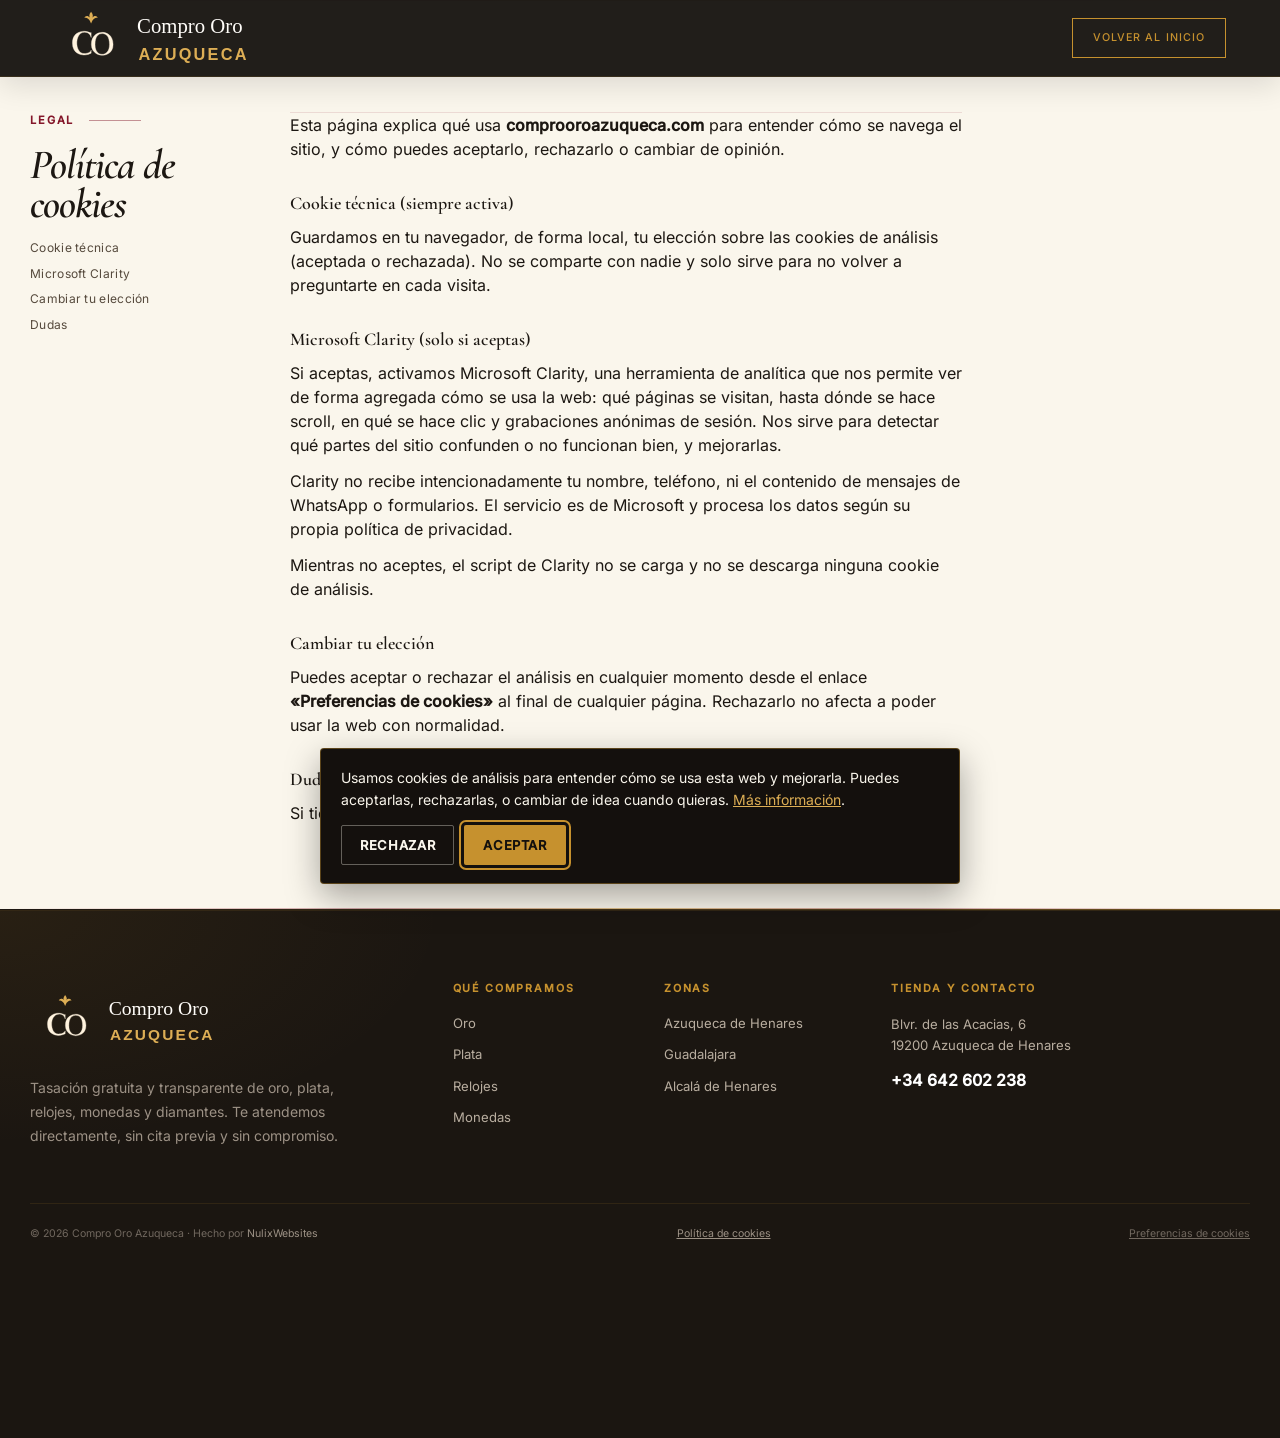
<file: politica-de-cookies.html>
<!DOCTYPE html>
<html lang="es" class="scroll-smooth">
<head>
  <meta charset="UTF-8">
  <meta name="viewport" content="width=device-width, initial-scale=1.0">
  <meta name="theme-color" content="#14100D">
  <meta name="robots" content="index,follow,max-image-preview:large">
  <title>Política de cookies · Compro Oro Azuqueca</title>
  <meta name="description" content="Qué cookies usa comprooroazuqueca.com, para qué sirven y cómo puedes aceptarlas o rechazarlas en cualquier momento.">
  <link rel="canonical" href="https://comprooroazuqueca.com/politica-de-cookies.html">
  <meta property="og:type" content="website">
  <meta property="og:locale" content="es_ES">
  <meta property="og:site_name" content="Compro Oro Azuqueca">
  <meta property="og:title" content="Política de cookies · Compro Oro Azuqueca">
  <meta property="og:description" content="Qué cookies usa esta web, para qué sirven y cómo aceptarlas o rechazarlas.">
  <meta property="og:url" content="https://comprooroazuqueca.com/politica-de-cookies.html">
  <meta property="og:image" content="https://comprooroazuqueca.com/assets/brand/og.png">
  <meta name="twitter:card" content="summary_large_image">
  <link rel="icon" type="image/svg+xml" href="assets/brand/logo-mark.svg?v=f77552e">
  <link rel="icon" type="image/png" sizes="32x32" href="assets/brand/favicon-32.png?v=f77552e">
  <link rel="icon" type="image/png" sizes="16x16" href="assets/brand/favicon-16.png?v=f77552e">
  <link rel="icon" href="/favicon.ico?v=f77552e" sizes="any">
  <link rel="apple-touch-icon" sizes="180x180" href="assets/brand/apple-touch.png?v=f77552e">
  <link rel="manifest" href="/site.webmanifest">

  <link rel="stylesheet" href="styles.css">
  <link rel="preload" as="font" type="font/woff2" href="assets/fonts/inter-400.woff2" crossorigin>
</head>
<body class="cookies-page">

  <a href="#main" class="sr-only focus:not-sr-only focus:fixed focus:top-3 focus:left-3 focus:z-[100] focus:bg-gold focus:text-black focus:px-4 focus:py-2 focus:font-semibold focus:text-sm">Saltar al contenido</a>

  <a href="https://wa.me/34642602238?text=Hola%2C%20quer%C3%ADa%20una%20tasaci%C3%B3n%20gratis" target="_blank" rel="noopener" class="sticky-wa" aria-label="Contactar por WhatsApp para una tasación gratis">
    <svg width="26" height="26" viewBox="0 0 24 24" fill="white" aria-hidden="true"><path d="M17.472 14.382c-.297-.149-1.758-.867-2.03-.967-.273-.099-.471-.148-.67.15-.197.297-.767.966-.94 1.164-.173.199-.347.223-.644.075-.297-.15-1.255-.463-2.39-1.475-.883-.788-1.48-1.761-1.653-2.059-.173-.297-.018-.458.13-.606.134-.133.298-.347.446-.52.149-.174.198-.298.298-.497.099-.198.05-.371-.025-.52-.075-.149-.669-1.612-.916-2.207-.242-.579-.487-.5-.669-.51-.173-.008-.371-.01-.57-.01-.198 0-.52.074-.792.372-.272.297-1.04 1.016-1.04 2.479 0 1.462 1.065 2.875 1.213 3.074.149.198 2.096 3.2 5.077 4.487.709.306 1.262.489 1.694.625.712.227 1.36.195 1.871.118.571-.085 1.758-.719 2.006-1.413.248-.694.248-1.289.173-1.413-.074-.124-.272-.198-.57-.347z"/><path d="M12 0C5.373 0 0 5.373 0 12c0 2.136.563 4.14 1.542 5.873L0 24l6.302-1.518A11.94 11.94 0 0012 24c6.627 0 12-5.373 12-12S18.627 0 12 0zm0 21.818a9.8 9.8 0 01-5.032-1.388l-.36-.214-3.742.9.948-3.643-.235-.374A9.777 9.777 0 012.182 12C2.182 6.58 6.58 2.182 12 2.182S21.818 6.58 21.818 12 17.42 21.818 12 21.818z"/></svg>
  </a>

  <nav class="fixed w-full z-40 bg-void/85 backdrop-blur-md border-b border-gold/10">
    <div class="max-w-5xl mx-auto px-5 sm:px-6 flex items-center justify-between h-14 sm:h-16">
      <a href="index.html" class="flex items-center gap-3 sm:gap-3.5 text-gold min-w-0" aria-label="Compro Oro Azuqueca, inicio">
        <img src="assets/brand/logo-lockup.svg?v=logo-transparent" alt="Compro Oro Azuqueca" width="310" height="58" class="site-nav-logo shrink-0">
      </a>
      <a href="index.html" class="hidden md:inline-block border border-gold text-gold text-xs font-medium px-6 py-2 uppercase tracking-wider hover:bg-gold hover:text-black transition-colors">
        Volver al inicio
      </a>
    </div>
  </nav>

  <main id="main" class="section-cream section-pad px-5 sm:px-6" style="padding-top:calc(4.5rem + 2.5rem)">
    <div class="max-w-5xl mx-auto cookies-grid gap-10 md:gap-16 items-start">

      <aside class="reveal cookies-aside">
        <p class="desktop-kicker">Legal</p>
        <h1 class="font-serif fluid-display text-ink italic mb-4" style="font-size:clamp(2rem,4vw,2.6rem)">Política de cookies</h1>
        <nav aria-label="Secciones de esta página" class="cookies-aside-nav text-xs tracking-wide text-ink-soft" style="display:grid;gap:.6rem">
          <a href="#tecnica" class="hover:text-ink transition-colors">Cookie técnica</a>
          <a href="#clarity" class="hover:text-ink transition-colors">Microsoft Clarity</a>
          <a href="#cambiar" class="hover:text-ink transition-colors">Cambiar tu elección</a>
          <a href="#dudas" class="hover:text-ink transition-colors">Dudas</a>
        </nav>
      </aside>

      <div class="faq-list max-w-2xl" style="display:grid;gap:1.75rem">
        <div>
          <p>Esta página explica qué usa <strong>comprooroazuqueca.com</strong> para entender cómo se navega el sitio, y cómo puedes aceptarlo, rechazarlo o cambiar de opinión.</p>
        </div>

        <div id="tecnica" class="scroll-mt-20">
          <h2 class="font-serif font-semibold text-lg text-ink mb-2">Cookie técnica (siempre activa)</h2>
          <p>Guardamos en tu navegador, de forma local, tu elección sobre las cookies de análisis (aceptada o rechazada). No se comparte con nadie y solo sirve para no volver a preguntarte en cada visita.</p>
        </div>

        <div id="clarity" class="scroll-mt-20">
          <h2 class="font-serif font-semibold text-lg text-ink mb-2">Microsoft Clarity (solo si aceptas)</h2>
          <p>Si aceptas, activamos Microsoft Clarity, una herramienta de analítica que nos permite ver de forma agregada cómo se usa la web: qué páginas se visitan, hasta dónde se hace scroll, en qué se hace clic y grabaciones anónimas de sesión. Nos sirve para detectar qué partes del sitio confunden o no funcionan bien, y mejorarlas.</p>
          <p class="mt-3">Clarity no recibe intencionadamente tu nombre, teléfono, ni el contenido de mensajes de WhatsApp o formularios. El servicio es de Microsoft y procesa los datos según su propia política de privacidad.</p>
          <p class="mt-3">Mientras no aceptes, el script de Clarity no se carga y no se descarga ninguna cookie de análisis.</p>
        </div>

        <div id="cambiar" class="scroll-mt-20">
          <h2 class="font-serif font-semibold text-lg text-ink mb-2">Cambiar tu elección</h2>
          <p>Puedes aceptar o rechazar el análisis en cualquier momento desde el enlace <strong>«Preferencias de cookies»</strong> al final de cualquier página. Rechazarlo no afecta a poder usar la web con normalidad.</p>
        </div>

        <div id="dudas" class="scroll-mt-20">
          <h2 class="font-serif font-semibold text-lg text-ink mb-2">Dudas</h2>
          <p>Si tienes alguna pregunta sobre esta página, puedes escribirnos por <a href="https://wa.me/34642602238" target="_blank" rel="noopener" class="u-anim text-ink font-semibold">WhatsApp</a>.</p>
        </div>
      </div>
    </div>
  </main>

  <!-- FOOTER -->
  <div class="gold-rule-shimmer"></div>
  <footer class="site-footer bg-void-800 border-t border-gold/10 px-5 sm:px-6 pb-24 sm:pb-12">
    <div class="max-w-5xl mx-auto footer-grid">
      <div class="footer-brand">
        <a href="index.html" class="footer-brand-lockup" aria-label="Compro Oro Azuqueca, inicio">
          <img src="assets/brand/logo-lockup.svg?v=logo-transparent" alt="Compro Oro Azuqueca" width="330" height="61">
        </a>
        <p class="footer-brand-copy">Tasación gratuita y transparente de oro, plata, relojes, monedas y diamantes. Te atendemos directamente, sin cita previa y sin compromiso.</p>
      </div>

      <nav class="footer-column" aria-label="Qué compramos">
        <p class="footer-heading">Qué compramos</p>
        <a href="compro-oro.html">Oro</a>
        <a href="compro-plata.html">Plata</a>
        <a href="compro-relojes.html">Relojes</a>
        <a href="compro-monedas.html">Monedas</a>
      </nav>

      <nav class="footer-column" aria-label="Zonas">
        <p class="footer-heading">Zonas</p>
        <a href="index.html#ubicacion">Azuqueca de Henares</a>
        <a href="compro-oro-guadalajara.html">Guadalajara</a>
        <a href="compro-oro-alcala-de-henares.html">Alcalá de Henares</a>
      </nav>

      <div class="footer-column footer-contact">
        <p class="footer-heading">Tienda y contacto</p>
        <address>
          <span>Blvr. de las Acacias, 6</span>
          <span>19200 Azuqueca de Henares</span>
        </address>
        <a href="tel:+34642602238" class="footer-phone">+34 642 602 238</a>
      </div>
    </div>

    <div class="max-w-5xl mx-auto footer-bottom">
      <p>© 2026 Compro Oro Azuqueca · Hecho por <a href="https://github.com/nulixwebsites" target="_blank" rel="noopener">NulixWebsites</a></p>
      <a href="politica-de-cookies.html" class="footer-cookie-btn">Política de cookies</a>
      <button type="button" id="cookie-settings-btn" class="footer-cookie-btn" hidden>Preferencias de cookies</button>
    </div>
  </footer>

  <script src="motion.js" defer></script>

  <script src="assets/analytics-consent.js" defer></script>
</body>
</html>
</file>
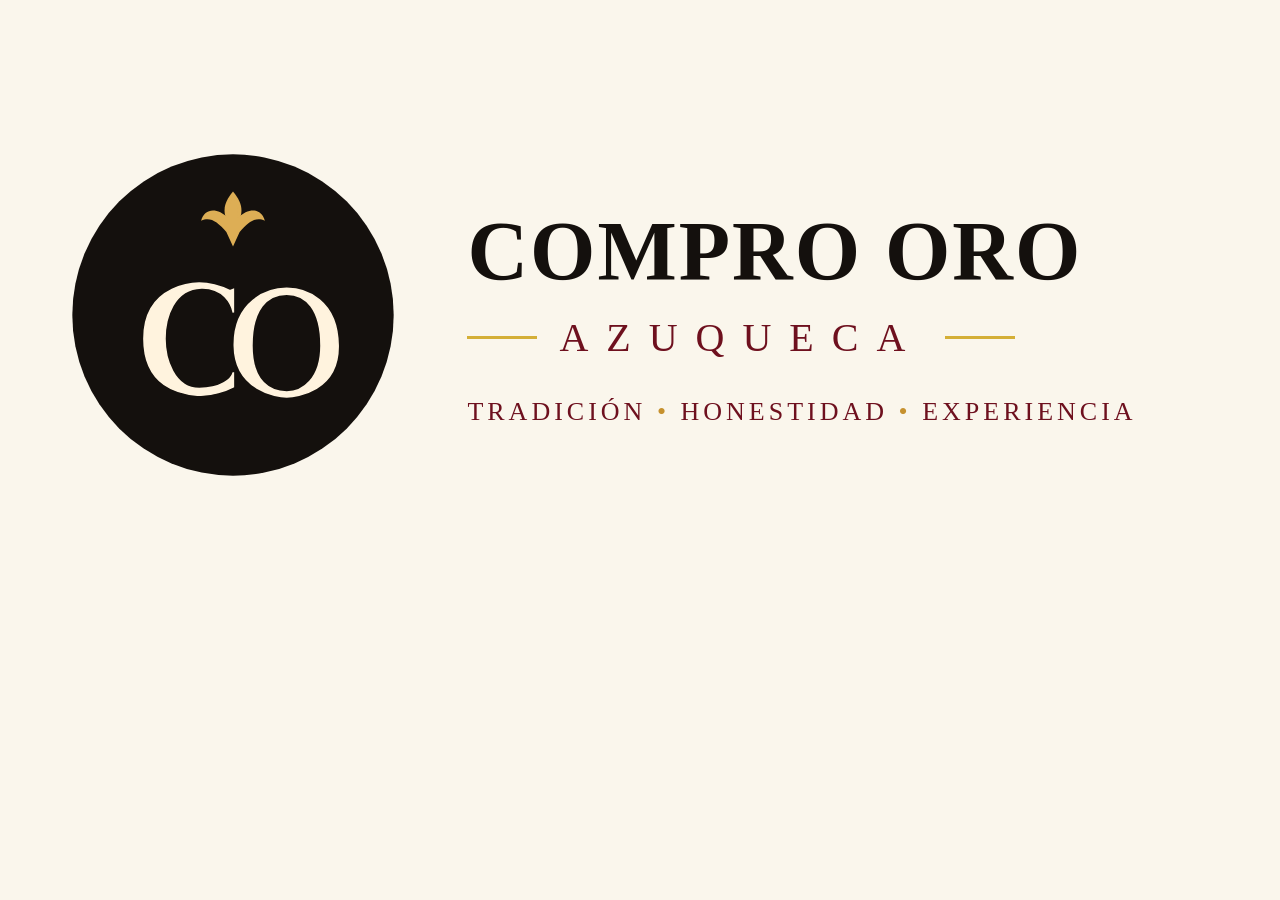
<file: assets/brand/og-card.html>
<!DOCTYPE html>
<html lang="es">
<head>
<meta charset="UTF-8">
<style>
  /* 1200x630 brand card for og:image — Eclipse CO */
  * { margin: 0; padding: 0; }
  body {
    width: 1200px; height: 630px;
    background: #FAF6EC;
    display: flex; align-items: center; justify-content: center; gap: 64px;
    font-family: Georgia, "Times New Roman", serif;
  }
  .mark { width: 340px; height: 340px; }
  .words { display: flex; flex-direction: column; }
  .name { color: #14100D; font-size: 84px; font-weight: 700; letter-spacing: 2px; }
  .city {
    margin-top: 14px; color: #6E101E; font-size: 40px; letter-spacing: 18px;
    display: flex; align-items: center; gap: 22px; font-variant: small-caps;
  }
  .city::before, .city::after { content: ""; height: 3px; width: 70px; background: #d4af37; }
  .tag { margin-top: 36px; color: #6E101E; font-size: 26px; letter-spacing: 4px; }
  .tag b { color: #C6912E; font-weight: 400; }
</style>
</head>
<body>
  <img class="mark" src="logo-mark.svg" alt="">
  <div class="words">
    <div class="name">COMPRO ORO</div>
    <div class="city">AZUQUECA</div>
    <div class="tag">TRADICIÓN <b>•</b> HONESTIDAD <b>•</b> EXPERIENCIA</div>
  </div>
</body>
</html>
</file>
<file: styles.css>
@font-face{font-family:Inter;font-style:normal;font-weight:300;font-display:swap;src:url(assets/fonts/inter-300.woff2) format("woff2")}@font-face{font-family:Inter;font-style:normal;font-weight:400;font-display:swap;src:url(assets/fonts/inter-400.woff2) format("woff2")}@font-face{font-family:Inter;font-style:normal;font-weight:500;font-display:swap;src:url(assets/fonts/inter-500.woff2) format("woff2")}@font-face{font-family:Cormorant Garamond;font-style:normal;font-weight:400;font-display:swap;src:url(assets/fonts/cormorant-400.woff2) format("woff2")}@font-face{font-family:Cormorant Garamond;font-style:italic;font-weight:400;font-display:swap;src:url(assets/fonts/cormorant-400i.woff2) format("woff2")}@font-face{font-family:Cormorant Garamond;font-style:normal;font-weight:600;font-display:swap;src:url(assets/fonts/cormorant-600.woff2) format("woff2")}@font-face{font-family:Cormorant Garamond;font-style:italic;font-weight:600;font-display:swap;src:url(assets/fonts/cormorant-600i.woff2) format("woff2")}*,:after,:before{--tw-border-spacing-x:0;--tw-border-spacing-y:0;--tw-translate-x:0;--tw-translate-y:0;--tw-rotate:0;--tw-skew-x:0;--tw-skew-y:0;--tw-scale-x:1;--tw-scale-y:1;--tw-pan-x: ;--tw-pan-y: ;--tw-pinch-zoom: ;--tw-scroll-snap-strictness:proximity;--tw-gradient-from-position: ;--tw-gradient-via-position: ;--tw-gradient-to-position: ;--tw-ordinal: ;--tw-slashed-zero: ;--tw-numeric-figure: ;--tw-numeric-spacing: ;--tw-numeric-fraction: ;--tw-ring-inset: ;--tw-ring-offset-width:0px;--tw-ring-offset-color:#fff;--tw-ring-color:rgba(59,130,246,.5);--tw-ring-offset-shadow:0 0 #0000;--tw-ring-shadow:0 0 #0000;--tw-shadow:0 0 #0000;--tw-shadow-colored:0 0 #0000;--tw-blur: ;--tw-brightness: ;--tw-contrast: ;--tw-grayscale: ;--tw-hue-rotate: ;--tw-invert: ;--tw-saturate: ;--tw-sepia: ;--tw-drop-shadow: ;--tw-backdrop-blur: ;--tw-backdrop-brightness: ;--tw-backdrop-contrast: ;--tw-backdrop-grayscale: ;--tw-backdrop-hue-rotate: ;--tw-backdrop-invert: ;--tw-backdrop-opacity: ;--tw-backdrop-saturate: ;--tw-backdrop-sepia: ;--tw-contain-size: ;--tw-contain-layout: ;--tw-contain-paint: ;--tw-contain-style: }::backdrop{--tw-border-spacing-x:0;--tw-border-spacing-y:0;--tw-translate-x:0;--tw-translate-y:0;--tw-rotate:0;--tw-skew-x:0;--tw-skew-y:0;--tw-scale-x:1;--tw-scale-y:1;--tw-pan-x: ;--tw-pan-y: ;--tw-pinch-zoom: ;--tw-scroll-snap-strictness:proximity;--tw-gradient-from-position: ;--tw-gradient-via-position: ;--tw-gradient-to-position: ;--tw-ordinal: ;--tw-slashed-zero: ;--tw-numeric-figure: ;--tw-numeric-spacing: ;--tw-numeric-fraction: ;--tw-ring-inset: ;--tw-ring-offset-width:0px;--tw-ring-offset-color:#fff;--tw-ring-color:rgba(59,130,246,.5);--tw-ring-offset-shadow:0 0 #0000;--tw-ring-shadow:0 0 #0000;--tw-shadow:0 0 #0000;--tw-shadow-colored:0 0 #0000;--tw-blur: ;--tw-brightness: ;--tw-contrast: ;--tw-grayscale: ;--tw-hue-rotate: ;--tw-invert: ;--tw-saturate: ;--tw-sepia: ;--tw-drop-shadow: ;--tw-backdrop-blur: ;--tw-backdrop-brightness: ;--tw-backdrop-contrast: ;--tw-backdrop-grayscale: ;--tw-backdrop-hue-rotate: ;--tw-backdrop-invert: ;--tw-backdrop-opacity: ;--tw-backdrop-saturate: ;--tw-backdrop-sepia: ;--tw-contain-size: ;--tw-contain-layout: ;--tw-contain-paint: ;--tw-contain-style: }
/*! tailwindcss v3.4.19 | MIT License | https://tailwindcss.com*/*,:after,:before{box-sizing:border-box;border:0 solid #e5e7eb}:after,:before{--tw-content:""}:host,html{line-height:1.5;-webkit-text-size-adjust:100%;-moz-tab-size:4;-o-tab-size:4;tab-size:4;font-family:Inter,system-ui,sans-serif;font-feature-settings:normal;font-variation-settings:normal;-webkit-tap-highlight-color:transparent}body{margin:0;line-height:inherit}hr{height:0;color:inherit;border-top-width:1px}abbr:where([title]){-webkit-text-decoration:underline dotted;text-decoration:underline dotted}h1,h2,h3,h4,h5,h6{font-size:inherit;font-weight:inherit}a{color:inherit;text-decoration:inherit}b,strong{font-weight:bolder}code,kbd,pre,samp{font-family:ui-monospace,SFMono-Regular,Menlo,Monaco,Consolas,Liberation Mono,Courier New,monospace;font-feature-settings:normal;font-variation-settings:normal;font-size:1em}small{font-size:80%}sub,sup{font-size:75%;line-height:0;position:relative;vertical-align:baseline}sub{bottom:-.25em}sup{top:-.5em}table{text-indent:0;border-color:inherit;border-collapse:collapse}button,input,optgroup,select,textarea{font-family:inherit;font-feature-settings:inherit;font-variation-settings:inherit;font-size:100%;font-weight:inherit;line-height:inherit;letter-spacing:inherit;color:inherit;margin:0;padding:0}button,select{text-transform:none}button,input:where([type=button]),input:where([type=reset]),input:where([type=submit]){-webkit-appearance:button;background-color:transparent;background-image:none}:-moz-focusring{outline:auto}:-moz-ui-invalid{box-shadow:none}progress{vertical-align:baseline}::-webkit-inner-spin-button,::-webkit-outer-spin-button{height:auto}[type=search]{-webkit-appearance:textfield;outline-offset:-2px}::-webkit-search-decoration{-webkit-appearance:none}::-webkit-file-upload-button{-webkit-appearance:button;font:inherit}summary{display:list-item}blockquote,dd,dl,figure,h1,h2,h3,h4,h5,h6,hr,p,pre{margin:0}fieldset{margin:0}fieldset,legend{padding:0}menu,ol,ul{list-style:none;margin:0;padding:0}dialog{padding:0}textarea{resize:vertical}input::-moz-placeholder,textarea::-moz-placeholder{opacity:1;color:#9ca3af}input::placeholder,textarea::placeholder{opacity:1;color:#9ca3af}[role=button],button{cursor:pointer}:disabled{cursor:default}audio,canvas,embed,iframe,img,object,svg,video{display:block;vertical-align:middle}img,video{max-width:100%;height:auto}[hidden]:where(:not([hidden=until-found])){display:none}.sr-only{position:absolute;width:1px;height:1px;padding:0;margin:-1px;overflow:hidden;clip:rect(0,0,0,0);white-space:nowrap;border-width:0}.fixed{position:fixed}.absolute{position:absolute}.relative{position:relative}.inset-0{inset:0}.z-10{z-index:10}.z-40{z-index:40}.mx-auto{margin-left:auto;margin-right:auto}.-mr-2{margin-right:-.5rem}.mb-10{margin-bottom:2.5rem}.mb-2{margin-bottom:.5rem}.mb-3{margin-bottom:.75rem}.mb-4{margin-bottom:1rem}.mb-8{margin-bottom:2rem}.mt-0\.5{margin-top:.125rem}.mt-1{margin-top:.25rem}.mt-2{margin-top:.5rem}.mt-3{margin-top:.75rem}.mt-8{margin-top:2rem}.block{display:block}.flex{display:flex}.grid{display:grid}.hidden{display:none}.h-12{height:3rem}.h-14{height:3.5rem}.h-56{height:14rem}.h-64{height:16rem}.h-auto{height:auto}.h-full{height:100%}.min-h-\[88svh\]{min-height:88svh}.w-28{width:7rem}.w-full{width:100%}.w-px{width:1px}.max-w-5xl{max-width:64rem}.max-w-lg{max-width:32rem}.max-w-md{max-width:28rem}.max-w-sm{max-width:24rem}.max-w-xs{max-width:20rem}.flex-1{flex:1 1 0%}.shrink-0{flex-shrink:0}.scroll-mt-20{scroll-margin-top:5rem}.grid-cols-1{grid-template-columns:repeat(1,minmax(0,1fr))}.flex-col{flex-direction:column}.items-start{align-items:flex-start}.items-end{align-items:flex-end}.items-center{align-items:center}.justify-end{justify-content:flex-end}.justify-center{justify-content:center}.justify-between{justify-content:space-between}.gap-10{gap:2.5rem}.gap-3{gap:.75rem}.gap-5{gap:1.25rem}.gap-6{gap:1.5rem}.gap-8{gap:2rem}.gap-px{gap:1px}.space-y-1>:not([hidden])~:not([hidden]){--tw-space-y-reverse:0;margin-top:calc(.25rem*(1 - var(--tw-space-y-reverse)));margin-bottom:calc(.25rem*var(--tw-space-y-reverse))}.space-y-3>:not([hidden])~:not([hidden]){--tw-space-y-reverse:0;margin-top:calc(.75rem*(1 - var(--tw-space-y-reverse)));margin-bottom:calc(.75rem*var(--tw-space-y-reverse))}.space-y-6>:not([hidden])~:not([hidden]){--tw-space-y-reverse:0;margin-top:calc(1.5rem*(1 - var(--tw-space-y-reverse)));margin-bottom:calc(1.5rem*var(--tw-space-y-reverse))}.overflow-hidden{overflow:hidden}.scroll-smooth{scroll-behavior:smooth}.rounded-lg{border-radius:.5rem}.border{border-width:1px}.border-b{border-bottom-width:1px}.border-t{border-top-width:1px}.border-gold{--tw-border-opacity:1;border-color:rgb(212 175 55/var(--tw-border-opacity,1))}.border-gold\/10{border-color:rgba(201,146,42,.1)}.border-gold\/30{border-color:rgba(201,146,42,.3)}.border-gold\/40{border-color:rgba(201,146,42,.4)}.border-white\/30{border-color:hsla(0,0%,100%,.3)}.bg-gold{--tw-bg-opacity:1;background-color:rgb(212 175 55/var(--tw-bg-opacity,1))}.bg-gold\/10{background-color:rgba(201,146,42,.1)}.bg-gold\/20{background-color:rgba(201,146,42,.2)}.bg-void{--tw-bg-opacity:1;background-color:rgb(7 7 10/var(--tw-bg-opacity,1))}.bg-void-800{--tw-bg-opacity:1;background-color:rgb(14 14 18/var(--tw-bg-opacity,1))}.bg-void\/65{background-color:rgba(7,7,10,.65)}.bg-void\/85{background-color:rgba(7,7,10,.85)}.bg-void\/95{background-color:rgba(7,7,10,.95)}.bg-gradient-to-t{background-image:linear-gradient(to top,var(--tw-gradient-stops))}.from-void{--tw-gradient-from:#07070a var(--tw-gradient-from-position);--tw-gradient-to:rgba(7,7,10,0) var(--tw-gradient-to-position);--tw-gradient-stops:var(--tw-gradient-from),var(--tw-gradient-to)}.via-void\/70{--tw-gradient-to:rgba(7,7,10,0) var(--tw-gradient-to-position);--tw-gradient-stops:var(--tw-gradient-from),rgba(7,7,10,.7) var(--tw-gradient-via-position),var(--tw-gradient-to)}.to-void\/10{--tw-gradient-to:rgba(7,7,10,.1) var(--tw-gradient-to-position)}.p-2{padding:.5rem}.p-6{padding:1.5rem}.px-5{padding-left:1.25rem;padding-right:1.25rem}.px-6{padding-left:1.5rem;padding-right:1.5rem}.px-8{padding-left:2rem;padding-right:2rem}.py-10{padding-top:2.5rem;padding-bottom:2.5rem}.py-16{padding-top:4rem;padding-bottom:4rem}.py-2{padding-top:.5rem;padding-bottom:.5rem}.py-3{padding-top:.75rem;padding-bottom:.75rem}.py-3\.5{padding-top:.875rem;padding-bottom:.875rem}.py-4{padding-top:1rem;padding-bottom:1rem}.py-8{padding-top:2rem;padding-bottom:2rem}.pb-10{padding-bottom:2.5rem}.pb-24{padding-bottom:6rem}.pt-24{padding-top:6rem}.pt-4{padding-top:1rem}.pt-6{padding-top:1.5rem}.text-center{text-align:center}.font-serif{font-family:Cormorant Garamond,Georgia,serif}.text-2xl{font-size:1.5rem;line-height:2rem}.text-4xl{font-size:2.25rem;line-height:2.5rem}.text-5xl{font-size:3rem;line-height:1}.text-\[10px\]{font-size:10px}.text-\[3rem\]{font-size:3rem}.text-lg{font-size:1.125rem;line-height:1.75rem}.text-sm{font-size:.875rem;line-height:1.25rem}.text-xl{font-size:1.25rem;line-height:1.75rem}.text-xs{font-size:.75rem;line-height:1rem}.font-bold{font-weight:700}.font-medium{font-weight:500}.font-semibold{font-weight:600}.uppercase{text-transform:uppercase}.normal-case{text-transform:none}.italic{font-style:italic}.leading-\[\.95\]{line-height:.95}.leading-none{line-height:1}.leading-relaxed{line-height:1.625}.tracking-\[\.15em\]{letter-spacing:.15em}.tracking-\[\.18em\]{letter-spacing:.18em}.tracking-\[\.3em\]{letter-spacing:.3em}.tracking-wide{letter-spacing:.025em}.tracking-wider{letter-spacing:.05em}.tracking-widest{letter-spacing:.1em}.text-black{--tw-text-opacity:1;color:rgb(0 0 0/var(--tw-text-opacity,1))}.text-gold{--tw-text-opacity:1;color:rgb(212 175 55/var(--tw-text-opacity,1))}.text-gold\/40{color:rgba(201,146,42,.4)}.text-gray-300{--tw-text-opacity:1;color:rgb(209 213 219/var(--tw-text-opacity,1))}.text-gray-400{--tw-text-opacity:1;color:rgb(156 163 175/var(--tw-text-opacity,1))}.text-gray-500{--tw-text-opacity:1;color:rgb(107 114 128/var(--tw-text-opacity,1))}.text-white{--tw-text-opacity:1;color:rgb(255 255 255/var(--tw-text-opacity,1))}.backdrop-blur-md{--tw-backdrop-blur:blur(12px);-webkit-backdrop-filter:var(--tw-backdrop-blur) var(--tw-backdrop-brightness) var(--tw-backdrop-contrast) var(--tw-backdrop-grayscale) var(--tw-backdrop-hue-rotate) var(--tw-backdrop-invert) var(--tw-backdrop-opacity) var(--tw-backdrop-saturate) var(--tw-backdrop-sepia);backdrop-filter:var(--tw-backdrop-blur) var(--tw-backdrop-brightness) var(--tw-backdrop-contrast) var(--tw-backdrop-grayscale) var(--tw-backdrop-hue-rotate) var(--tw-backdrop-invert) var(--tw-backdrop-opacity) var(--tw-backdrop-saturate) var(--tw-backdrop-sepia)}.transition-colors{transition-property:color,background-color,border-color,text-decoration-color,fill,stroke;transition-timing-function:cubic-bezier(.4,0,.2,1);transition-duration:.15s}.transition-transform{transition-property:transform;transition-timing-function:cubic-bezier(.4,0,.2,1);transition-duration:.15s}.duration-700{transition-duration:.7s}html{scroll-padding-top:5rem}body{background:#07070a;color:#e0d8cc;-webkit-font-smoothing:antialiased}.img-cover{-o-object-fit:cover;object-fit:cover;width:100%;height:100%}.sticky-wa{position:fixed;bottom:24px;right:24px;z-index:999;background:#25d366;border-radius:50%;width:56px;height:56px;display:flex;align-items:center;justify-content:center;box-shadow:0 4px 20px rgba(37,211,102,.4);transition:transform .2s}.sticky-wa:focus-visible,.sticky-wa:hover{transform:scale(1.1);outline:none}.gold-rule{height:1px;background:linear-gradient(90deg,transparent,#d4af37 28%,#84212f 50%,#d4af37 72%,transparent)}:focus-visible{outline:2px solid #d4af37;outline-offset:3px;border-radius:2px}::-moz-selection{background:#d4af37;color:#000}::selection{background:#d4af37;color:#000}@media (prefers-reduced-motion:reduce){html{scroll-behavior:auto}.sticky-wa{transition:none}}.hover\:scale-\[1\.02\]:hover{--tw-scale-x:1.02;--tw-scale-y:1.02;transform:translate(var(--tw-translate-x),var(--tw-translate-y)) rotate(var(--tw-rotate)) skewX(var(--tw-skew-x)) skewY(var(--tw-skew-y)) scaleX(var(--tw-scale-x)) scaleY(var(--tw-scale-y))}.hover\:border-gold:hover{--tw-border-opacity:1;border-color:rgb(212 175 55/var(--tw-border-opacity,1))}.hover\:border-gold\/30:hover{border-color:rgba(201,146,42,.3)}.hover\:border-gold\/60:hover{border-color:rgba(201,146,42,.6)}.hover\:bg-gold:hover{--tw-bg-opacity:1;background-color:rgb(212 175 55/var(--tw-bg-opacity,1))}.hover\:bg-gold-light:hover{--tw-bg-opacity:1;background-color:rgb(230 199 102/var(--tw-bg-opacity,1))}.hover\:text-black:hover{--tw-text-opacity:1;color:rgb(0 0 0/var(--tw-text-opacity,1))}.hover\:text-gold:hover{--tw-text-opacity:1;color:rgb(212 175 55/var(--tw-text-opacity,1))}.focus\:not-sr-only:focus{position:static;width:auto;height:auto;padding:0;margin:0;overflow:visible;clip:auto;white-space:normal}.focus\:fixed:focus{position:fixed}.focus\:left-3:focus{left:.75rem}.focus\:top-3:focus{top:.75rem}.focus\:z-\[100\]:focus{z-index:100}.focus\:bg-gold:focus{--tw-bg-opacity:1;background-color:rgb(212 175 55/var(--tw-bg-opacity,1))}.focus\:px-4:focus{padding-left:1rem;padding-right:1rem}.focus\:py-2:focus{padding-top:.5rem;padding-bottom:.5rem}.focus\:text-sm:focus{font-size:.875rem;line-height:1.25rem}.focus\:font-semibold:focus{font-weight:600}.focus\:text-black:focus{--tw-text-opacity:1;color:rgb(0 0 0/var(--tw-text-opacity,1))}@media (min-width:640px){.sm\:mb-12{margin-bottom:3rem}.sm\:mb-14{margin-bottom:3.5rem}.sm\:mt-10{margin-top:2.5rem}.sm\:h-16{height:4rem}.sm\:h-64{height:16rem}.sm\:h-72{height:18rem}.sm\:h-screen{height:100vh}.sm\:min-h-\[600px\]{min-height:600px}.sm\:w-32{width:8rem}.sm\:grid-cols-3{grid-template-columns:repeat(3,minmax(0,1fr))}.sm\:flex-row{flex-direction:row}.sm\:flex-wrap{flex-wrap:wrap}.sm\:gap-12{gap:3rem}.sm\:gap-8{gap:2rem}.sm\:space-y-8>:not([hidden])~:not([hidden]){--tw-space-y-reverse:0;margin-top:calc(2rem*(1 - var(--tw-space-y-reverse)));margin-bottom:calc(2rem*var(--tw-space-y-reverse))}.sm\:border-l{border-left-width:1px}.sm\:border-t-0{border-top-width:0}.sm\:p-8{padding:2rem}.sm\:px-6{padding-left:1.5rem;padding-right:1.5rem}.sm\:py-10{padding-top:2.5rem;padding-bottom:2.5rem}.sm\:py-12{padding-top:3rem;padding-bottom:3rem}.sm\:py-20{padding-top:5rem;padding-bottom:5rem}.sm\:pb-12{padding-bottom:3rem}.sm\:pb-16{padding-bottom:4rem}.sm\:pl-4{padding-left:1rem}.sm\:pt-0{padding-top:0}.sm\:text-right{text-align:right}.sm\:text-3xl{font-size:1.875rem;line-height:2.25rem}.sm\:text-5xl{font-size:3rem;line-height:1}.sm\:text-6xl{font-size:3.75rem;line-height:1}.sm\:text-base{font-size:1rem;line-height:1.5rem}.sm\:text-xl{font-size:1.25rem;line-height:1.75rem}.sm\:text-xs{font-size:.75rem;line-height:1rem}}@media (min-width:768px){.md\:col-span-2{grid-column:span 2/span 2}.md\:mb-16{margin-bottom:4rem}.md\:inline-block{display:inline-block}.md\:flex{display:flex}.md\:hidden{display:none}.md\:h-80{height:20rem}.md\:h-96{height:24rem}.md\:grid-cols-2{grid-template-columns:repeat(2,minmax(0,1fr))}.md\:flex-row{flex-direction:row}.md\:py-24{padding-top:6rem}.md\:pb-24,.md\:py-24{padding-bottom:6rem}.md\:text-left{text-align:left}.md\:text-5xl{font-size:3rem;line-height:1}.md\:text-8xl{font-size:6rem;line-height:1}}

/* ============================================================
   COMPRO ORO AZUQUECA — sistema de diseño v2 (2026-08-18)
   Investigación real: quickgold.es (tipografía negra 900,
   tracking negativo agresivo, gran densidad de contenido),
   orocaja.es (insignias circulares de línea), arteoro.es
   (marfil cálido + serif editorial). Síntesis propia: no se
   copia ningún competidor entero, se toma "confianza mediante
   sustancia" de Quickgold y "calidez premium" de Arte Oro,
   aplicado a la identidad ya existente (oro + vino + serif).
   Cambio estructural clave: el marfil cálido pasa a ser el
   fondo DOMINANTE (antes el negro "void" dominaba); el negro
   queda como acento fuerte (hero, footer, franja CTA), no como
   base. Overrides posteriores en el archivo ganan en cascada
   sobre el núcleo Tailwind compilado de arriba.
   ============================================================ */

/* --- tokens reales, más ricos que los originales --- */
.text-wine{color:#84172A}
.border-wine{border-color:#84172A}
.bg-wine{background-color:#5C0F1E}

/* oro: antes #D4AF37 (limón, plano); ahora un oro viejo con más
   cuerpo, igual que el que se ve en piezas reales, no en un
   icono de "premium" genérico */
.border-gold{border-color:#C6912E}
.border-gold\/10{border-color:rgba(198,145,46,.14)}
.border-gold\/30{border-color:rgba(198,145,46,.32)}
.border-gold\/40{border-color:rgba(198,145,46,.42)}
.bg-gold{background-color:#C6912E}
.bg-gold\/10{background-color:rgba(198,145,46,.1)}
.bg-gold\/20{background-color:rgba(198,145,46,.18)}
.text-gold{color:#C6912E}
.text-gold\/40{color:rgba(198,145,46,.45)}
.hover\:border-gold:hover{border-color:#C6912E}
.hover\:border-gold\/30:hover{border-color:rgba(198,145,46,.32)}
.hover\:border-gold\/60:hover{border-color:rgba(198,145,46,.6)}
.hover\:bg-gold:hover{background-color:#C6912E}
.hover\:bg-gold-light:hover{background-color:#DDAE55}
.hover\:text-gold:hover{color:#C6912E}
.focus\:bg-gold:focus{background-color:#C6912E}
:focus-visible{outline:2px solid #C6912E;outline-offset:3px;border-radius:2px}
::-moz-selection{background:#C6912E;color:#14100D}
::selection{background:#C6912E;color:#14100D}

/* negro cálido "night": acento de alto contraste, ya no la base */
.bg-void{background-color:#14100D}
.bg-void-800{background-color:#1B1611}
.bg-void\/65{background-color:rgba(20,16,13,.66)}
.bg-void\/85{background-color:rgba(20,16,13,.88)}
.bg-void\/95{background-color:rgba(20,16,13,.96)}
.from-void{--tw-gradient-from:#14100D var(--tw-gradient-from-position);--tw-gradient-to:rgba(20,16,13,0) var(--tw-gradient-to-position);--tw-gradient-stops:var(--tw-gradient-from),var(--tw-gradient-to)}
.via-void\/70{--tw-gradient-to:rgba(20,16,13,0) var(--tw-gradient-to-position);--tw-gradient-stops:var(--tw-gradient-from),rgba(20,16,13,.72) var(--tw-gradient-via-position),var(--tw-gradient-to)}
.to-void\/10{--tw-gradient-to:rgba(20,16,13,.12) var(--tw-gradient-to-position)}
body{background:#FAF6EC;color:#1C1712;-webkit-font-smoothing:antialiased}
.img-cover{object-fit:cover;width:100%;height:100%}
.sticky-wa{position:fixed;bottom:24px;right:24px;z-index:999;background:#25d366;border-radius:50%;width:56px;height:56px;display:flex;align-items:center;justify-content:center;box-shadow:0 10px 26px rgba(20,16,13,.35);transition:transform .2s}
.sticky-wa:focus-visible,.sticky-wa:hover{transform:scale(1.1);outline:none}
.gold-rule{height:1px;background:linear-gradient(90deg,transparent,#C6912E 28%,#84172A 50%,#C6912E 72%,transparent)}
@media (prefers-reduced-motion:reduce){html{scroll-behavior:auto}.sticky-wa{transition:none}}
.hover\:scale-\[1\.02\]:hover{--tw-scale-x:1.02;--tw-scale-y:1.02;transform:translate(var(--tw-translate-x),var(--tw-translate-y)) rotate(var(--tw-rotate)) skewX(var(--tw-skew-x)) skewY(var(--tw-skew-y)) scaleX(var(--tw-scale-x)) scaleY(var(--tw-scale-y))}
.hover\:text-black:hover{color:#14100D}
.focus\:text-black:focus{color:#14100D}
.text-black{color:#14100D}

/* --- marfil: ahora la superficie dominante del sitio, no una
   franja alterna --- */
.section-cream{background:#FAF6EC;color:#1C1712;position:relative}
.section-cream.alt{background:#F1E9D8}
.section-cream::before,.section-cream::after{content:"";position:absolute;left:0;right:0;height:1px;background:linear-gradient(90deg,transparent,rgba(132,23,42,.4) 30%,rgba(198,145,46,.55) 50%,rgba(132,23,42,.4) 70%,transparent)}
.section-cream::before{top:0}.section-cream::after{bottom:0}
.text-ink{color:#1C1712}
.text-ink-soft{color:#55493C}
.text-ink-faint{color:#8A7A66}
.bg-paper{background:#FFFDF9}

/* tarjetas con sombra real, no solo un borde de 1px */
.cream-card{background:#FFFDF9;border:1px solid rgba(132,23,42,.14);border-radius:14px;box-shadow:0 1px 2px rgba(28,23,18,.04),0 14px 30px -18px rgba(28,23,18,.16);transition:box-shadow .25s,transform .25s cubic-bezier(.2,.8,.2,1),border-color .2s}
.cream-card:hover{box-shadow:0 4px 10px rgba(28,23,18,.06),0 22px 40px -16px rgba(28,23,18,.22);border-color:rgba(132,23,42,.32)}

/* --- tipografía: serif editorial con más peso + un titular
   "fuerte" (inspirado en el negro 900 de Quickgold) reservado
   para el número/palabra que debe golpear más --- */
.fluid-display{font-family:'Cormorant Garamond',Georgia,serif;font-weight:600;font-size:clamp(2.9rem,8.8vw,6.4rem);line-height:.94;letter-spacing:-.01em}
.display-strong{font-family:Inter,system-ui,sans-serif;font-weight:800;letter-spacing:-.03em;line-height:.98}
.elevate-card{transition:transform .25s cubic-bezier(.2,.8,.2,1),border-color .25s,box-shadow .25s}
.elevate-card:hover{transform:translateY(-4px)}
@media (prefers-reduced-motion:reduce){.elevate-card:hover{transform:none}}
.section-pad{padding-top:clamp(5.5rem,11.5vw,10.5rem);padding-bottom:clamp(5.5rem,11.5vw,10.5rem)}
.section-head{margin-bottom:clamp(3.25rem,7vw,5.75rem)}
.lead-measure{max-width:34rem}
.card-dark{background:rgba(255,255,255,.03);border:1px solid rgba(198,145,46,.16);border-radius:14px;transition:box-shadow .25s,transform .25s cubic-bezier(.2,.8,.2,1),border-color .25s}
.card-dark:hover{border-color:rgba(198,145,46,.4);box-shadow:0 18px 36px -18px rgba(0,0,0,.55)}
.text-gold-deep{color:#8C6222}
.hero-pad{padding-bottom:clamp(2.5rem,7vw,6.5rem)}

/* --- insignia circular de línea, inspirada en OroCaja: icono
   propio (SVG inline, sin imágenes externas), nunca decorativo
   sin motivo, siempre junto a un beneficio real --- */
.badge-ring{width:3.25rem;height:3.25rem;border-radius:999px;border:1.5px solid rgba(132,23,42,.35);display:flex;align-items:center;justify-content:center;color:#84172A;flex:none;background:#FFFDF9}
.badge-ring svg{width:1.5rem;height:1.5rem}
.badge-ring.on-dark{border-color:rgba(198,145,46,.4);color:#DDAE55;background:rgba(255,255,255,.04)}
.badge-photo{display:block;width:4.75rem;height:4.75rem;border-radius:999px;overflow:hidden;border:1.5px solid rgba(198,145,46,.35);flex:none}
.badge-photo img{width:100%;height:100%;object-fit:cover}

/* estrellas: rating fraccional real, mismo mecanismo que antes */
.stars{display:inline-block;font-size:1rem;line-height:1;letter-spacing:2px;font-family:Arial,sans-serif;background-image:linear-gradient(90deg,#C6912E var(--pct,100%),#d8cdb3 var(--pct,100%));-webkit-background-clip:text;background-clip:text;color:transparent}
.g-logo{height:18px;width:auto;display:block}

.btn-lift{transition:transform .2s cubic-bezier(.2,.8,.2,1),box-shadow .2s,background-color .15s,border-color .15s,color .15s;will-change:transform}
.btn-lift:hover{transform:translateY(-2px)}
.btn-gold-sh{box-shadow:0 10px 26px -10px rgba(198,145,46,.6)}
.btn-gold-sh:hover{box-shadow:0 14px 32px -10px rgba(198,145,46,.75)}
@media (prefers-reduced-motion:reduce){.btn-lift:hover{transform:none}}
.img-frame{border:1px solid rgba(198,145,46,.2);border-radius:.75rem;overflow:hidden;box-shadow:0 22px 54px -26px rgba(20,16,13,.75)}
.u-anim{background-image:linear-gradient(#C6912E,#C6912E);background-size:0% 1px;background-position:0 100%;background-repeat:no-repeat;transition:background-size .25s}
.u-anim:hover{background-size:100% 1px}
.btn-wine{border:1px solid #84172A;color:#84172A}
.btn-wine:hover{background:#84172A;color:#FFFDF9}

/* --- franja oscura de conversión (CTA-band), estilo Quickgold:
   un único bloque negro de alto contraste a mitad de página, no
   toda la página, para que el momento pese --- */
.cta-band{background:#14100D;color:#FFFDF9;position:relative;overflow:hidden}
.cta-band::before{content:"";position:absolute;inset:0;background:radial-gradient(70% 140% at 15% 0%,rgba(198,145,46,.16),transparent 60%)}
.cta-band .inner{position:relative}

/* franja de cifras, sobre negro, para dar peso a los datos
   reales (4,7★, 42 reseñas) en vez de dejarlos como texto suelto */
.stat-num{font-family:Inter,system-ui,sans-serif;font-weight:800;letter-spacing:-.02em;font-variant-numeric:tabular-nums}

/* --- utilidades nuevas necesarias para el rediseño (compiladas a mano,
   siguiendo el mismo patrón que el resto del archivo) --- */
.gap-4{gap:1rem}
.-mt-1{margin-top:-.25rem}
.grid-cols-2{grid-template-columns:repeat(2,minmax(0,1fr))}
.text-3xl{font-size:1.875rem;line-height:2.25rem}
.text-\[11px\]{font-size:11px}
@media (min-width:640px){
  .sm\:grid-cols-2{grid-template-columns:repeat(2,minmax(0,1fr))}
  .sm\:grid-cols-4{grid-template-columns:repeat(4,minmax(0,1fr))}
  .sm\:col-span-2{grid-column:span 2/span 2}
  .sm\:text-4xl{font-size:2.25rem;line-height:2.5rem}
  .sm\:text-7xl{font-size:4.5rem;line-height:1}
  .sm\:-mt-2{margin-top:-.5rem}
}
@media (min-width:768px){
  .md\:text-7xl{font-size:4.5rem;line-height:1}
}
.cursor-pointer{cursor:pointer}

/* --- utilidades añadidas para el rediseño de ritmo (fase 2) --- */
.gap-0{gap:0}
.gap-3\.5{gap:.875rem}
.gap-7{gap:1.75rem}
.items-baseline{align-items:baseline}
.max-w-2xl{max-width:42rem}
.max-w-xl{max-width:36rem}
.mb-1\.5{margin-bottom:.375rem}
.mb-5{margin-bottom:1.25rem}
.py-6{padding-top:1.5rem;padding-bottom:1.5rem}
.w-10{width:2.5rem}
.w-20{width:5rem}
.order-1{order:1}
.order-2{order:2}
.divide-y>:not([hidden])~:not([hidden]){border-top-width:1px;border-bottom-width:0}
.divide-gold\/15>:not([hidden])~:not([hidden]){border-color:rgba(198,145,46,.15)}
.border-gold\/15{border-color:rgba(198,145,46,.15)}
@media (min-width:640px){
  .sm\:items-center{align-items:center}
  .sm\:py-7{padding-top:1.75rem;padding-bottom:1.75rem}
  .sm\:w-24{width:6rem}
  .sm\:grid-cols-\[auto_1fr\]{grid-template-columns:auto 1fr}
}
@media (min-width:768px){
  .md\:gap-14{gap:3.5rem}
  .md\:order-1{order:1}
  .md\:order-2{order:2}
  .md\:grid-cols-\[1fr_1\.15fr\]{grid-template-columns:1fr 1.15fr}
  .md\:grid-cols-3{grid-template-columns:repeat(3,minmax(0,1fr))}
}
.border-gold\/20{border-color:rgba(198,145,46,.2)}
.gap-x-8{column-gap:2rem}
.gap-y-10{row-gap:2.5rem}
.mb-12{margin-bottom:3rem}
.pt-5{padding-top:1.25rem}
.pb-14{padding-bottom:3.5rem}
.mt-6{margin-top:1.5rem}
@media (min-width:640px){
  .sm\:mb-16{margin-bottom:4rem}
  .sm\:pb-20{padding-bottom:5rem}
}
@media (min-width:768px){
  .md\:text-6xl{font-size:3.75rem;line-height:1}
}

/* --- gaps closed 2026-08-19: previously "pre-existing, out of scope" but
   several of these directly affect mobile overflow (min-w-0 + truncate on
   the nav logo row especially), so they're not cosmetic debt, they're bugs.
   Compiling the full remaining set rather than deferring further. --- */
.align-middle{vertical-align:middle}
.inline-block{display:inline-block}
.leading-tight{line-height:1.25}
.text-base{font-size:1rem;line-height:1.5rem}
.text-left{text-align:left}
.truncate{overflow:hidden;text-overflow:ellipsis;white-space:nowrap}
.min-w-0{min-width:0}
.mr-3{margin-right:.75rem}
.mb-6{margin-bottom:1.5rem}
.-mt-0\.5{margin-top:-.125rem}
.mt-2\.5{margin-top:.625rem}
.h-9{height:2.25rem}
.h-20{height:5rem}
.h-px{height:1px}
.w-6{width:1.5rem}
.w-9{width:2.25rem}
.w-12{width:3rem}
@media (min-width:640px){
  .sm\:gap-3\.5{gap:.875rem}
  .sm\:gap-4{gap:1rem}
  .sm\:gap-6{gap:1.5rem}
  .sm\:h-10{height:2.5rem}
  .sm\:h-14{height:3.5rem}
  .sm\:w-10{width:2.5rem}
  .sm\:w-14{width:3.5rem}
  .sm\:py-14{padding-top:3.5rem;padding-bottom:3.5rem}
  .sm\:text-2xl{font-size:1.5rem;line-height:2rem}
}
@media (min-width:768px){
  .md\:border-l{border-left-width:1px}
  .md\:border-t-0{border-top-width:0}
  .md\:gap-10{gap:2.5rem}
  .md\:items-center{align-items:center}
  .md\:pl-5{padding-left:1.25rem}
  .md\:pt-0{padding-top:0}
  .md\:text-right{text-align:right}
}

/* --- redesign v3 (2026-08-19): tighter structure, proper category
   cards, hero overlay tuned for warm gold image, trust strip --- */

.hero-overlay{background:linear-gradient(to top,#14100D 0%,rgba(20,16,13,.78) 40%,rgba(20,16,13,.35) 70%,rgba(20,16,13,.18) 100%)}

.trust-strip{display:flex;flex-wrap:wrap;align-items:center;gap:.5rem .75rem;font-size:.8125rem;color:rgba(255,255,255,.65);padding-bottom:.25rem}
.trust-item{display:inline-flex;align-items:center;gap:.4rem}
.trust-sep{color:rgba(198,145,46,.4);font-size:.75rem}

.cat-card{display:block;background:#FFFDF9;border:1px solid rgba(132,23,42,.1);border-radius:14px;overflow:hidden;box-shadow:0 1px 2px rgba(28,23,18,.04),0 10px 24px -14px rgba(28,23,18,.14);transition:box-shadow .25s,transform .25s cubic-bezier(.2,.8,.2,1),border-color .2s;text-decoration:none;color:inherit}
.cat-card:hover{box-shadow:0 4px 10px rgba(28,23,18,.06),0 18px 36px -14px rgba(28,23,18,.22);border-color:rgba(132,23,42,.26);transform:translateY(-3px)}
.cat-card img{width:100%;aspect-ratio:3/2;object-fit:cover;display:block}
.cat-body{padding:1rem 1.15rem 1.15rem}
@media (min-width:640px){.cat-body{padding:1.15rem 1.35rem 1.35rem}.cat-desc{font-size:.875rem}}
@media (prefers-reduced-motion:reduce){.cat-card:hover{transform:none}}

/* Five categories should read as one composed set, not a 3+2 grid with an
   accidental empty slot. The last row is centred on desktop; the fifth card
   becomes a wider closing card on phones. */
.category-grid{display:grid;grid-template-columns:repeat(2,minmax(0,1fr))}
@media(max-width:639px){
  .category-grid>.cat-card:last-child{grid-column:span 2;display:grid;grid-template-columns:minmax(0,.9fr) minmax(0,1.1fr)}
  .category-grid>.cat-card:last-child picture{min-height:100%}
  .category-grid>.cat-card:last-child img{height:100%;aspect-ratio:auto}
}
@media(min-width:768px){
  .category-grid{grid-template-columns:repeat(6,minmax(0,1fr))}
  .category-grid>.cat-card{grid-column:span 2}
  .category-grid>.cat-card:nth-child(4){grid-column:2/span 2}
}

.border-wine\/15{border-color:rgba(132,23,42,.15)}
.w-8{width:2rem}
.p-5{padding:1.25rem}
.mt-10{margin-top:2.5rem}
.mt-14{margin-top:3.5rem}
.pt-8{padding-top:2rem}
.pt-12{padding-top:3rem}
.mb-1{margin-bottom:.25rem}
.mb-16{margin-bottom:4rem}
.gap-5{gap:1.25rem}
@media (min-width:640px){
  .sm\:p-6{padding:1.5rem}
  .sm\:mt-14{margin-top:3.5rem}
  .sm\:mt-20{margin-top:5rem}
  .sm\:pt-16{padding-top:4rem}
  .sm\:mb-10{margin-bottom:2.5rem}
  .sm\:mb-20{margin-bottom:5rem}
  .sm\:block{display:block}
  .sm\:grid-cols-2{grid-template-columns:repeat(2,minmax(0,1fr))}
}

/* --- v4 (2026-08-19): category strip, reviews section, FAQ accordion,
   hero mobile fix --- */

/* Category strip — horizontal scroll nav for product pages */
.cat-strip{
  display:flex;gap:.5rem;
  padding:.75rem 1.25rem;
  overflow-x:auto;-webkit-overflow-scrolling:touch;
  scrollbar-width:none;scroll-padding-inline:1.25rem;
}
.cat-strip::-webkit-scrollbar{display:none}
.cat-pill{
  display:flex;align-items:center;gap:.45rem;
  padding:.3rem .75rem .3rem .3rem;
  border-radius:999px;
  border:1px solid rgba(198,145,46,.15);
  background:rgba(255,255,255,.05);
  white-space:nowrap;text-decoration:none;
  color:#d1d5db;font-size:.8125rem;font-weight:500;
  transition:border-color .2s,background .2s;flex-shrink:0;
}
.cat-pill:hover{border-color:rgba(198,145,46,.4);background:rgba(198,145,46,.06)}
.cat-pill.active{border-color:#C6912E;background:rgba(198,145,46,.1);color:#DDAE55;font-weight:600}
.cat-pill img{width:1.625rem;height:1.625rem;border-radius:999px;object-fit:cover;display:block}

/* FAQ accordion — clean lines, replaces boxy cream-cards */
.faq-list{border-top:1px solid rgba(132,23,42,.12)}
.faq-item{border-bottom:1px solid rgba(132,23,42,.12)}
.faq-item summary{
  list-style:none;display:flex;align-items:center;justify-content:space-between;gap:1rem;
  padding:1.125rem 0;font-weight:600;color:#1C1712;cursor:pointer;font-size:.9375rem;
}
.faq-item summary::-webkit-details-marker{display:none}
.faq-item summary::after{
  content:"+";font-family:Inter,system-ui,sans-serif;font-size:1.125rem;font-weight:300;
  color:#84172A;flex-shrink:0;width:1.5rem;text-align:center;
  transition:transform .15s;
}
.faq-item[open] summary::after{content:"\2212"}
.faq-item[open] summary{color:#84172A}
.faq-item .faq-a{padding:0 0 1.25rem;font-size:.875rem;color:#55493C;line-height:1.625;max-width:38rem}

/* Reviews */
.review-quote{font-family:'Cormorant Garamond',Georgia,serif;font-weight:400;font-style:italic;font-size:clamp(1.375rem,3.2vw,1.75rem);line-height:1.35;color:#1C1712}
.review-card-light{background:#FFFDF9;border:1px solid rgba(132,23,42,.1);border-radius:14px;padding:1.5rem;text-align:left}
.review-card-light .rc-stars{font-size:.6875rem;letter-spacing:1px;color:#C6912E;margin-bottom:.5rem}
.review-card-light blockquote{font-size:.9375rem;color:#1C1712;line-height:1.625;margin:0;font-style:italic}
.review-card-light .rc-foot{margin-top:.75rem;font-size:.75rem;color:#8A7A66;font-style:normal}

/* Hero mobile tuning */
@media (max-width:639px){
  .hero-tuned{min-height:70svh !important}
  .hero-tuned .img-cover{object-position:center 65%}
}

/* Missing utilities */
.max-w-3xl{max-width:48rem}
.to-transparent{--tw-gradient-to:transparent var(--tw-gradient-to-position)}
.leading-snug{line-height:1.375}
.py-14{padding-top:3.5rem;padding-bottom:3.5rem}
.pt-28{padding-top:7rem}
@media (min-width:640px){
  .sm\:pt-32{padding-top:8rem}
  .sm\:py-20{padding-top:5rem;padding-bottom:5rem}
}

/* --- v5: motion design, carousel, micro-interactions --- */

/* Scroll-reveal system (activates after JS adds body.motion-ready) */
body.motion-ready .reveal{
  opacity:0;transform:translateY(1.5rem);
  transition:opacity .7s cubic-bezier(.16,1,.3,1),transform .7s cubic-bezier(.16,1,.3,1);
}
body.motion-ready .reveal.is-visible{opacity:1;transform:none}
body.motion-ready .stagger>.reveal:nth-child(2){transition-delay:.08s}
body.motion-ready .stagger>.reveal:nth-child(3){transition-delay:.16s}
body.motion-ready .stagger>.reveal:nth-child(4){transition-delay:.24s}
body.motion-ready .stagger>.reveal:nth-child(5){transition-delay:.32s}

/* Hero entrance choreography */
@keyframes hero-up{
  from{opacity:0;transform:translateY(1.8rem)}
  to{opacity:1;transform:none}
}
body.motion-ready .hero-enter{animation:hero-up .85s cubic-bezier(.16,1,.3,1) both}
body.motion-ready .hero-enter-d1{animation-delay:.12s}
body.motion-ready .hero-enter-d2{animation-delay:.24s}
body.motion-ready .hero-enter-d3{animation-delay:.36s}
body.motion-ready .hero-enter-d4{animation-delay:.5s}

/* FAQ smooth open */
.faq-item[open] .faq-a{animation:faq-reveal .35s cubic-bezier(.16,1,.3,1)}
@keyframes faq-reveal{
  from{opacity:0;transform:translateY(-.5rem)}
  to{opacity:1;transform:none}
}

/* Button hover shine sweep */
.btn-gold-sh{position:relative;overflow:hidden}
.btn-gold-sh::after{
  content:"";position:absolute;inset:0;
  background:linear-gradient(105deg,transparent 40%,rgba(255,255,255,.2) 45%,rgba(255,255,255,.3) 50%,rgba(255,255,255,.2) 55%,transparent 60%);
  transform:translateX(-110%);transition:transform .65s cubic-bezier(.16,1,.3,1);
  pointer-events:none;
}
.btn-gold-sh:hover::after{transform:translateX(110%)}

/* Review carousel */
.rev-carousel{
  display:flex;gap:1.25rem;overflow-x:auto;
  scroll-snap-type:x mandatory;scroll-behavior:smooth;
  scrollbar-width:none;padding:.5rem 0;
}
.rev-carousel::-webkit-scrollbar{display:none}
.rev-slide{flex:0 0 min(82%,30rem);scroll-snap-align:center}

/* Review card */
.rev-card{
  background:#FFFDF9;border:1px solid rgba(132,23,42,.08);
  border-radius:1rem;padding:2rem 1.75rem;text-align:left;
  box-shadow:0 1px 3px rgba(28,23,18,.04),0 12px 28px -16px rgba(28,23,18,.08);
  transition:transform .35s cubic-bezier(.16,1,.3,1),box-shadow .35s;
  height:100%;display:flex;flex-direction:column;
}
.rev-card:hover{
  transform:translateY(-3px);
  box-shadow:0 2px 6px rgba(28,23,18,.06),0 20px 40px -16px rgba(28,23,18,.14);
}
.rev-card .rev-stars{font-size:.6875rem;letter-spacing:2px;color:#C6912E;margin-bottom:.75rem;display:block}
.rev-card blockquote{
  font-family:'Cormorant Garamond',Georgia,serif;font-size:1.125rem;
  font-style:italic;line-height:1.5;color:#1C1712;margin:0;flex:1;
}
.rev-card .rev-author{margin-top:1.25rem;font-size:.8125rem;color:#8A7A66;font-style:normal}

/* Carousel dots */
.carousel-dots{display:flex;justify-content:center;gap:.375rem;margin-top:1.75rem}
.rev-dot{
  width:.5rem;height:.5rem;border-radius:999px;
  background:rgba(132,23,42,.18);border:none;padding:0;
  cursor:pointer;transition:background .3s,width .3s;
}
.rev-dot.active{background:#84172A;width:1.5rem}

/* Enhanced category card hover */
.cat-card{will-change:transform;transition:transform .4s cubic-bezier(.16,1,.3,1),box-shadow .4s ease}
.cat-card:hover{transform:translateY(-6px) scale(1.015);box-shadow:0 16px 40px -12px rgba(28,23,18,.2)}

/* Process step number pulse */
@keyframes num-in{
  from{opacity:0;transform:scale(.7)}
  to{opacity:1;transform:none}
}
body.motion-ready .step-num-anim.is-visible .stat-num{animation:num-in .5s cubic-bezier(.16,1,.3,1) both}
body.motion-ready .step-num-anim.is-visible:nth-child(2) .stat-num{animation-delay:.1s}
body.motion-ready .step-num-anim.is-visible:nth-child(3) .stat-num{animation-delay:.2s}

/* Gold rule shimmer */
@keyframes rule-shimmer{
  0%{background-position:-200% 0}
  100%{background-position:200% 0}
}
.gold-rule-shimmer{
  height:1px;
  background:linear-gradient(90deg,transparent,rgba(198,145,46,.15) 15%,rgba(198,145,46,.5) 50%,rgba(198,145,46,.15) 85%,transparent);
  background-size:200% 100%;
  animation:rule-shimmer 4s ease-in-out infinite;
}

/* Image frame reveal */
body.motion-ready .img-reveal{
  opacity:0;transform:scale(.97);
  transition:opacity .8s cubic-bezier(.16,1,.3,1),transform .8s cubic-bezier(.16,1,.3,1);
}
body.motion-ready .img-reveal.is-visible{opacity:1;transform:none}

/* Hero parallax */
.hero-tuned .img-cover{transform:scale(1.08);transition:transform .05s linear;will-change:transform}

/* Reduced motion */
@media(prefers-reduced-motion:reduce){
  body.motion-ready .reveal,body.motion-ready .img-reveal{opacity:1;transform:none;transition:none}
  body.motion-ready .hero-enter{animation:none;opacity:1;transform:none}
  .btn-gold-sh::after{display:none}
  .faq-item[open] .faq-a{animation:none}
  .gold-rule-shimmer{animation:none}
  body.motion-ready .step-num-anim.is-visible .stat-num{animation:none}
  .rev-card{transition:none}
  .cat-card{transition:none}
}

/* --- v6: product-page hero redesign, section variety --- */

/* Split hero — real framed image beside text, replaces the faded
   background-image treatment that was identical across every product page */
.hero-split{display:grid;gap:2.5rem;align-items:center}
@media(min-width:768px){
  .hero-split{grid-template-columns:1.05fr .95fr;gap:3.5rem}
}

.hero-frame{position:relative}
.hero-frame img{
  display:block;width:100%;height:auto;aspect-ratio:4/3;object-fit:cover;
  border-radius:.875rem;box-shadow:0 24px 60px -20px rgba(0,0,0,.55);
}
.hero-frame::before,.hero-frame::after{
  content:"";position:absolute;width:2.25rem;height:2.25rem;
  border-color:#C6912E;opacity:.85;pointer-events:none;
}
.hero-frame::before{top:-.8rem;left:-.8rem;border-top:1.5px solid;border-left:1.5px solid}
.hero-frame::after{bottom:-.8rem;right:-.8rem;border-bottom:1.5px solid;border-right:1.5px solid}

/* Icon-card grid — "qué plata compramos" */
.buy-grid{display:grid;grid-template-columns:repeat(2,1fr);gap:1rem}
.buy-card{
  background:#FFFDF9;border:1px solid rgba(132,23,42,.1);border-radius:.875rem;
  padding:1.5rem 1.25rem;
  transition:transform .3s cubic-bezier(.16,1,.3,1),box-shadow .3s ease;
}
.buy-card:hover{transform:translateY(-3px);box-shadow:0 14px 32px -16px rgba(28,23,18,.16)}
.buy-card .buy-icon{
  width:2.25rem;height:2.25rem;display:flex;align-items:center;justify-content:center;
  border-radius:999px;background:rgba(132,23,42,.08);color:#84172A;margin-bottom:.875rem;
}
.buy-card h3{font-family:'Cormorant Garamond',Georgia,serif;font-style:italic;font-weight:400;font-size:1.125rem;color:#1C1712;margin-bottom:.35rem}
.buy-card p{font-size:.8125rem;color:#6b5f50;line-height:1.5;margin:0}

/* Tag pill row — "qué relojes compramos" */
.tag-row{display:flex;flex-wrap:wrap;gap:.6rem}
.tag-pill{
  padding:.4rem .95rem;border-radius:999px;
  border:1px solid rgba(132,23,42,.18);background:rgba(132,23,42,.03);
  font-size:.8125rem;color:#55493C;white-space:nowrap;
}

/* Comparison cards — "qué monedas compramos" */
.cmp-grid{display:grid;gap:1.25rem}
@media(min-width:640px){.cmp-grid{grid-template-columns:1fr 1fr}}
.cmp-card{background:#FFFDF9;border:1px solid rgba(132,23,42,.1);border-radius:1rem;padding:1.75rem}
.cmp-card .cmp-label{font-size:.6875rem;letter-spacing:.15em;text-transform:uppercase;color:#C6912E;font-weight:600;margin-bottom:.5rem;display:block}
.cmp-card h3{font-family:'Cormorant Garamond',Georgia,serif;font-style:italic;font-weight:400;font-size:1.375rem;color:#1C1712;margin-bottom:.6rem}
.cmp-card p{font-size:.875rem;color:#55493C;line-height:1.6;margin:0}

/* --- v7: trust tile grid --- */

/* Trust tile grid — replaces a second numbered-list block sitting directly
   under "Cómo funciona", which read as the same section repeated twice.
   A plain ring-and-dot mark instead of pictogram icons, which read as
   generic/AI-stock against the site's restrained serif+gold language. */
.trust-grid{display:grid;grid-template-columns:repeat(2,1fr);gap:1.75rem 2rem}
.trust-tile-mark{
  display:block;width:1.75rem;height:1.75rem;position:relative;
  border:1px solid rgba(198,145,46,.45);border-radius:999px;margin-bottom:1.125rem;
}
.trust-tile-mark::after{
  content:"";position:absolute;top:50%;left:50%;width:.3rem;height:.3rem;
  background:#C6912E;border-radius:999px;transform:translate(-50%,-50%);
}
.trust-tile h3{color:#fff;font-weight:600;margin-bottom:.35rem}
.trust-tile p{font-size:.875rem;color:#9ca3af;line-height:1.6;margin:0}

.hero-section{padding-top:5.5rem;padding-bottom:3.5rem}
@media (min-width:640px){.hero-section{padding-top:8rem;padding-bottom:6rem}}
.hero-section .lead-measure{margin-bottom:1.5rem}
.hero-note{margin-top:.75rem}

/* Homepage hero photo frame — the real storefront photo shown as a genuine
   photograph (bordered card), not stretched full-bleed behind text */
.hero-photo-frame{
  position:relative;border-radius:1rem;overflow:hidden;
  border:1px solid rgba(198,145,46,.2);
  box-shadow:0 30px 70px -30px rgba(0,0,0,.6);
  margin-top:1.5rem;
}
@media (min-width:640px){.hero-photo-frame{margin-top:2.5rem}}
.hero-photo-frame img{display:block;width:100%;height:auto;aspect-ratio:16/8;object-fit:cover}
.hero-photo-tag{
  position:absolute;left:1.125rem;bottom:1.125rem;z-index:2;
  display:flex;align-items:center;gap:.5rem;
  background:rgba(20,16,13,.7);backdrop-filter:blur(8px);-webkit-backdrop-filter:blur(8px);
  border:1px solid rgba(198,145,46,.25);border-radius:.6rem;
  padding:.5rem .9rem;font-size:.75rem;color:#fff;
}

/* -------- nav "Qué compramos" / "Visítanos" dropdowns (desktop) -------- */
.nav-drop{position:relative}
.nav-drop>button{
  display:inline-flex;align-items:center;gap:.3rem;
  background:none;border:0;padding:0;margin:0;
  font:inherit;letter-spacing:inherit;text-transform:inherit;color:inherit;cursor:pointer;
}
.nav-drop>button:hover,.nav-drop:focus-within>button{color:#C6912E}
.nav-drop-caret{transition:transform .15s}
.nav-drop:hover .nav-drop-caret,.nav-drop:focus-within .nav-drop-caret{transform:rotate(180deg)}
.nav-drop-panel{
  position:absolute;top:100%;left:50%;transform:translateX(-50%) translateY(4px);
  min-width:12rem;background:#1B1611;border:1px solid rgba(198,145,46,.2);border-radius:.65rem;
  box-shadow:0 22px 46px -20px rgba(0,0,0,.65);padding:.4rem;margin-top:.6rem;
  opacity:0;visibility:hidden;pointer-events:none;
  transition:opacity .15s ease,transform .15s ease,visibility .15s;
}
.nav-drop:hover .nav-drop-panel,.nav-drop:focus-within .nav-drop-panel{
  opacity:1;visibility:visible;pointer-events:auto;transform:translateX(-50%) translateY(0);
}
.nav-drop-panel a{
  display:block;padding:.6rem .8rem;border-radius:.45rem;
  font-size:.7rem;letter-spacing:.1em;text-transform:uppercase;color:#d8cdb3;white-space:nowrap;
}
.nav-drop-panel a:hover,.nav-drop-panel a:focus-visible{background:rgba(198,145,46,.12);color:#C6912E;outline:none}
.nav-drop-panel a.active{color:#C6912E}

/* Primary navigation: one continuous, legible path through the site. */
.site-nav-links .nav-link,.site-nav-links .nav-drop>button{position:relative;padding:.45rem 0}
.site-nav-links .nav-link::after,.site-nav-links .nav-drop>button::after{
  content:"";position:absolute;left:0;right:0;bottom:0;height:1px;background:#C6912E;
  transform:scaleX(0);transform-origin:left;transition:transform .2s cubic-bezier(.16,1,.3,1);
}
.site-nav-links .nav-link:hover::after,.site-nav-links .nav-link:focus-visible::after,
.site-nav-links .nav-drop:hover>button::after,.site-nav-links .nav-drop:focus-within>button::after{transform:scaleX(1)}
.home-page .site-nav-links .nav-home,.product-page .site-nav-links .nav-buy>button,.zone-page .site-nav-links .nav-visit>button{color:#DDAE55}
.home-page .site-nav-links .nav-home::after,.product-page .site-nav-links .nav-buy>button::after,.zone-page .site-nav-links .nav-visit>button::after{transform:scaleX(1)}

@media (min-width:768px) and (max-width:1199px){
  .site-nav-links{gap:1.1rem}
  .site-nav-links .nav-process{display:none}
  nav.fixed>a,nav.fixed .hidden.md\:inline-block{padding-left:1rem;padding-right:1rem}
}

/* -------- mobile menu: grouped sub-links under a dropdown label -------- */
.mnav-label{padding:.85rem 0 .3rem;font-size:.68rem;letter-spacing:.14em;color:#8A7A66}
.mnav-sub{display:block;padding:.5rem 0 .5rem .9rem;border-left:1px solid rgba(198,145,46,.18);margin-left:.15rem}

/* -------- tighter, more deliberate mobile section rhythm -------- */
@media (max-width:639px){
  .section-pad{padding-top:3.25rem;padding-bottom:3.25rem}
  .section-head{margin-bottom:2rem}
}

/* -------- Visítanos: address / phone / hours -------- */
.visit-stack{display:grid;gap:1.25rem}
@media (min-width:640px){.visit-stack{gap:1.75rem}}
.visit-info{display:grid;gap:1.35rem}
.visit-info-row dt{font-size:.68rem;letter-spacing:.16em;text-transform:uppercase;color:#8A7A66;margin-bottom:.4rem}
.visit-info-row dd{margin:0;font-size:1.0625rem;line-height:1.5}
.visit-info-row dd span{display:block}
.visit-hours{display:grid;grid-template-columns:auto auto;column-gap:1.5rem;row-gap:.45rem;font-size:.875rem}
.visit-hours span:nth-child(odd){min-width:7.5rem}
.visit-hours span:nth-child(even){font-variant-numeric:tabular-nums}

/* Complete site footer: services, service area and practical visit details. */
.site-footer{position:relative;overflow:hidden;padding-top:4rem;color:#b9aea0}
.site-footer::before{
  content:"";position:absolute;inset:0;pointer-events:none;
  background:radial-gradient(60% 110% at 0 0,rgba(198,145,46,.08),transparent 58%);
}
.footer-grid{position:relative;display:grid;grid-template-columns:repeat(2,minmax(0,1fr));gap:2.75rem 1.5rem}
.footer-brand{grid-column:1/-1;max-width:31rem}
.footer-brand-lockup{display:flex;align-items:center;gap:.9rem;width:max-content;max-width:100%}
.footer-brand-lockup img{width:18rem;height:auto;max-width:100%;flex:none}
.footer-brand-lockup span{font-size:1.6rem;line-height:1}
.footer-brand-copy{font-size:.875rem;line-height:1.7;color:#9c9185;margin-top:1.25rem;max-width:29rem}
.footer-rating{display:inline-flex;align-items:center;gap:.7rem;margin-top:1.2rem;font-size:.75rem;color:#b9aea0}
.footer-rating .stars{font-size:.72rem;letter-spacing:1px}
.footer-rating strong{color:#fff;font-weight:600}
.footer-heading{font-size:.67rem;line-height:1.2;letter-spacing:.17em;text-transform:uppercase;color:#C6912E;font-weight:700;margin-bottom:1.15rem}
.footer-column>a:not(.footer-phone){display:block;width:max-content;max-width:100%;font-size:.82rem;color:#b9aea0;margin-top:.72rem;transition:color .15s}
.footer-column>a:hover,.footer-column>a:focus-visible{color:#DDAE55}
.footer-distance{font-size:.74rem;line-height:1.55;color:#786f65;margin-top:1.2rem;max-width:13rem}
.footer-contact address{font-style:normal;font-size:.82rem;line-height:1.55;color:#b9aea0}
.footer-contact address span{display:block}
.footer-phone{display:inline-block;margin-top:.8rem;color:#fff;font-size:1rem;font-weight:600}
.footer-hours{display:grid;grid-template-columns:auto 1fr;gap:.35rem .8rem;margin-top:1rem;font-size:.7rem;line-height:1.4}
.footer-hours span{color:#786f65}.footer-hours b{color:#b9aea0;font-weight:500;font-variant-numeric:tabular-nums}
.footer-actions{display:grid;grid-template-columns:1fr 1fr;gap:.55rem;margin-top:1.2rem;max-width:19rem}
.footer-actions a{border:1px solid rgba(198,145,46,.35);padding:.7rem .8rem;text-align:center;color:#C6912E;font-size:.67rem;font-weight:600;letter-spacing:.1em;text-transform:uppercase;transition:background .15s,color .15s,border-color .15s}
.footer-actions a:first-child{background:#C6912E;color:#14100D;border-color:#C6912E}
.footer-actions a:hover{background:#DDAE55;color:#14100D;border-color:#DDAE55}
.footer-bottom{position:relative;display:flex;flex-direction:column;gap:.65rem;margin-top:3rem;padding-top:1.4rem;border-top:1px solid rgba(198,145,46,.12);font-size:.66rem;line-height:1.5;color:#71685f}
.footer-bottom a{color:#9c9185}.footer-bottom a:hover{color:#DDAE55}
@media(max-width:639px){
  .site-footer{padding-top:3.25rem}
  .footer-column{min-width:0}
  .footer-contact{grid-column:1/-1}
  .footer-bottom{padding-bottom:0}
}
@media(min-width:640px){
  .footer-grid{grid-template-columns:repeat(4,minmax(0,1fr));gap:3rem 2rem}
  .footer-brand{grid-column:1/span 2}
  .footer-contact{grid-column:3/span 2}
  .footer-bottom{flex-direction:row;justify-content:space-between;align-items:center}
}

/* The full lockup needs a deliberate mobile width. The previous 19rem
   intrinsic width competed with the menu button and could force the nav
   past the viewport on narrow phones. */
.site-nav-logo{width:19rem;height:auto;max-width:100%;display:block}
@media (max-width:639px){
  .site-nav-logo{width:min(13rem,calc(100vw - 6rem))}
  .footer-brand-lockup{width:100%}
}

/* ============================================================
   DESKTOP EDITORIAL PASS (2026-08-24)
   Mobile remains intentionally unchanged. At desktop widths the site uses
   one wide, dense canvas; asymmetric image/text compositions; and ruled
   editorial groups instead of repeating the mobile card stack at scale.
   ============================================================ */
.desktop-kicker,.desktop-category-lead{display:none}

@media (min-width:1024px){
  /* Shared desktop canvas and rhythm */
  .max-w-5xl{max-width:76.25rem}
  .section-pad{padding-top:5.25rem;padding-bottom:5.25rem}
  .section-head{margin-bottom:2.75rem}
  .fluid-display{letter-spacing:-.025em}
  nav.fixed{background:rgba(20,16,13,.94);box-shadow:0 8px 30px rgba(0,0,0,.12)}
  nav.fixed>.max-w-5xl{height:4.75rem}
  nav.fixed .site-nav-links{gap:1.65rem;letter-spacing:.13em}
  nav.fixed .site-nav-links,.site-nav-links .nav-drop>button{font-size:.6875rem}
  nav.fixed>.max-w-5xl>a:first-child span{font-size:1.42rem}
  nav.fixed>.max-w-5xl>a:last-of-type{padding:.7rem 1.25rem;font-size:.67rem;letter-spacing:.1em}
  .sticky-wa{width:50px;height:50px;right:30px;bottom:30px}

  /* Homepage: compact split hero with copy and photography sharing a frame */
  .home-page .hero-section{padding-top:7.75rem;padding-bottom:4.25rem}
  .home-page .hero-section>.max-w-5xl{
    display:grid;grid-template-columns:minmax(0,.82fr) minmax(0,1.18fr);
    align-items:center;gap:5rem;min-height:30rem;
  }
  .home-page .hero-section>.max-w-5xl>.max-w-2xl{max-width:30rem}
  .home-page .hero-section h1{margin-bottom:1.75rem}
  .home-page .hero-section h1 .display-strong{font-size:4.85rem;line-height:.9}
  .home-page .hero-section h1 .font-serif{font-size:4.15rem;line-height:.92;margin-top:.1rem}
  .home-page .hero-section .lead-measure{font-size:.975rem;line-height:1.72;max-width:29rem}
  .home-page .hero-photo-frame{height:31rem;margin-top:0;border-radius:.25rem}
  .home-page .hero-photo-frame img{height:100%;aspect-ratio:auto;object-position:center}
  .home-page .hero-photo-frame::before{
    content:"";position:absolute;inset:1rem -1rem -1rem 1rem;
    border-right:1px solid rgba(198,145,46,.28);border-bottom:1px solid rgba(198,145,46,.28);
    pointer-events:none;z-index:-1;
  }
  .home-page .hero-photo-tag{left:1.4rem;bottom:1.4rem;border-radius:.2rem}

  /* Homepage: an editorial mosaic, not five interchangeable cards */
  .home-page #compramos>.max-w-5xl{
    display:grid;grid-template-columns:17rem minmax(0,1fr);column-gap:3.5rem;align-items:start;
  }
  .home-page .home-categories-head{max-width:none;margin:0;padding-top:.35rem}
  .home-page .home-categories-head h2{display:none}
  .desktop-kicker{
    display:flex;align-items:center;gap:.9rem;color:#84172A;font-size:.6875rem;
    font-weight:700;letter-spacing:.17em;text-transform:uppercase;margin-bottom:1.1rem;
  }
  .desktop-kicker::after{content:"";width:3.25rem;height:1px;background:rgba(132,23,42,.45)}
  .desktop-category-lead{
    display:block;font-family:'Cormorant Garamond',Georgia,serif;font-size:2.75rem;
    line-height:1.02;letter-spacing:-.025em;color:#1C1712;
  }
  .home-page .category-grid{
    grid-template-columns:repeat(4,minmax(0,1fr));grid-template-rows:repeat(2,11.25rem);
    gap:2px;background:#FAF6EC;
  }
  .home-page .category-grid>.cat-card{
    grid-column:span 1;grid-row:span 1;position:relative;min-height:0;border:0;border-radius:0;
    box-shadow:none;background:#14100D;overflow:hidden;
  }
  .home-page .category-grid>.cat-card:first-child{grid-column:span 2;grid-row:span 2}
  .home-page .category-grid>.cat-card:nth-child(4){grid-column:span 1}
  .home-page .category-grid>.cat-card:hover{transform:none;box-shadow:none}
  .home-page .category-grid>.cat-card picture{position:absolute;inset:0}
  .home-page .category-grid>.cat-card img{width:100%;height:100%;aspect-ratio:auto;transition:transform .7s cubic-bezier(.16,1,.3,1)}
  .home-page .category-grid>.cat-card:hover img{transform:scale(1.045)}
  .home-page .category-grid>.cat-card::after{
    content:"";position:absolute;inset:0;background:linear-gradient(to top,rgba(20,16,13,.96),rgba(20,16,13,.2) 72%);
  }
  .home-page .category-grid .cat-body{position:absolute;z-index:1;left:0;right:0;bottom:0;padding:1.1rem 1.25rem}
  .home-page .category-grid .cat-body h3{font-size:1.35rem;color:#fff;margin-bottom:.2rem}
  .home-page .category-grid .cat-desc{font-size:.72rem;line-height:1.45;color:#d6cfc4;max-width:18rem}
  .home-page #compramos>.max-w-5xl>div:last-child{grid-column:2;margin-top:1.75rem;justify-content:flex-start}

  /* Homepage: dense process and trust system */
  .home-page #proceso>.max-w-5xl>.grid{grid-template-columns:.92fr 1.08fr;gap:4.5rem}
  .home-page #proceso .img-frame{height:24rem;border-radius:.25rem}
  .home-page #proceso .img-frame img{height:100%;object-fit:cover}
  .home-page #proceso h2{font-size:3.55rem!important;margin-bottom:2.25rem}
  .home-page #proceso .grid.gap-7{gap:1.35rem}
  .home-page #proceso .grid.gap-7>div{padding-bottom:1.2rem;border-bottom:1px solid rgba(198,145,46,.13)}
  .home-page #proceso .grid.gap-7>div:last-child{border-bottom:0}
  .home-page #proceso .border-t{margin-top:4rem;padding-top:2.75rem}
  .home-page #proceso .border-t h2{font-family:Inter,system-ui,sans-serif!important;font-size:.72rem!important;
    font-style:normal!important;font-weight:700;letter-spacing:.17em;text-transform:uppercase;color:#C6912E;margin-bottom:2rem}
  .home-page .trust-grid{grid-template-columns:repeat(4,1fr);gap:0}
  .home-page .trust-tile{padding:0 1.75rem;border-left:1px solid rgba(198,145,46,.17)}
  .home-page .trust-tile:first-child{padding-left:0;border-left:0}
  .home-page .trust-tile-mark{width:.85rem;height:.85rem;margin-bottom:1rem}
  .home-page .trust-tile-mark::after{width:.2rem;height:.2rem}

  /* Homepage: reviews become a proof band rather than a carousel */
  .home-page #resenas{padding-top:4.25rem;padding-bottom:4.25rem}
  .home-page #resenas>.max-w-5xl{
    display:grid;grid-template-columns:13rem minmax(0,1fr);column-gap:2.75rem;row-gap:1.5rem;align-items:start;
  }
  .home-page .reviews-summary{grid-column:1;grid-row:1;text-align:left;margin:0}
  .home-page .reviews-summary>div{justify-content:flex-start}
  .home-page .reviews-summary .font-serif{font-size:3rem}
  .home-page #resenas .rev-carousel{grid-column:2;grid-row:1/3;display:grid;grid-template-columns:repeat(3,1fr);gap:0;overflow:visible;padding:0}
  .home-page #resenas .rev-slide{min-width:0}
  .home-page #resenas .rev-card{
    border:0;border-left:1px solid rgba(132,23,42,.2);border-radius:0;background:transparent;
    box-shadow:none;padding:.25rem 2rem;height:100%;
  }
  .home-page #resenas .rev-card:hover{transform:none;box-shadow:none}
  .home-page #resenas .rev-card blockquote{font-size:1rem;line-height:1.55}
  .home-page #resenas .carousel-dots{display:none}
  .home-page .reviews-action{grid-column:1;grid-row:2;text-align:left;margin:0}

  /* Homepage: FAQ and visit close use the full desktop canvas */
  .home-page #faq>.max-w-5xl{
    display:grid;grid-template-columns:19rem minmax(0,1fr);column-gap:5rem;align-items:start;
  }
  .home-page #faq .section-head{margin:0}
  .home-page #faq .section-head h2{font-size:3.25rem!important;line-height:.96}
  .home-page #faq .faq-list{max-width:none;display:grid;grid-template-columns:repeat(2,1fr);column-gap:2.5rem;border-top:0}
  .home-page #faq .faq-item{border-top:1px solid rgba(132,23,42,.13)}

  .home-page #ubicacion>.max-w-5xl{
    display:grid;grid-template-columns:repeat(12,1fr);gap:1.5rem;align-items:stretch;
  }
  .home-page #ubicacion .section-head{grid-column:1/-1;margin-bottom:.75rem}
  .home-page #ubicacion .section-head h2{font-size:3.4rem!important}
  .home-page #ubicacion>.max-w-5xl>.grid{display:contents}
  .home-page #ubicacion .visit-stack{grid-column:1/span 4;padding-right:1.25rem}
  .home-page #ubicacion .h-64{grid-column:5/span 4;height:22rem;border-color:rgba(198,145,46,.18)}
  .home-page #ubicacion>.max-w-5xl>.img-frame{grid-column:9/span 4;height:22rem;margin:0;border-radius:.2rem}
  .home-page #ubicacion>.max-w-5xl>.img-frame img{width:100%;height:100%;object-fit:cover}
  .home-page #ubicacion .visit-info{gap:1rem}
  .home-page #ubicacion .visit-info-row dd{font-size:.95rem}
  .home-page #ubicacion .visit-hours{font-size:.78rem;column-gap:.8rem}
  .home-page #ubicacion .visit-hours span:nth-child(odd){min-width:6.6rem}

  /* Product pages: stronger hero, understated category nav, compact content */
  .product-page #main{padding-top:8.25rem;padding-bottom:4.75rem}
  .product-page .hero-split{grid-template-columns:minmax(0,.8fr) minmax(0,1.2fr);gap:6rem}
  .product-page .hero-split h1 .display-strong{font-size:4.5rem;line-height:.92}
  .product-page .hero-split h1 .font-serif{font-size:3.65rem;line-height:.95}
  .product-page .hero-frame img{aspect-ratio:16/9;border-radius:.2rem}
  .product-page .hero-frame::before,.product-page .hero-frame::after{width:2.75rem;height:2.75rem}
  .product-page .cat-strip{justify-content:center;gap:2.25rem;padding:1rem 1.5rem}
  .product-page .cat-pill{
    padding:.25rem 0;border:0;border-bottom:1px solid transparent;border-radius:0;background:transparent;
    color:#9ca3af;font-size:.72rem;letter-spacing:.14em;text-transform:uppercase;
  }
  .product-page .cat-pill img{display:none}
  .product-page .cat-pill:hover{background:transparent;border-color:rgba(198,145,46,.45)}
  .product-page .cat-pill.active{background:transparent;border-color:#C6912E;color:#DDAE55}
  .product-page .section-cream>.max-w-5xl.grid{grid-template-columns:.9fr 1.1fr;gap:6rem}
  .product-page .section-cream>.max-w-5xl.grid .img-frame{height:20.5rem;border-radius:.2rem}
  .product-page .section-cream>.max-w-5xl.grid .img-frame img{height:100%;object-fit:cover}
  .product-page .section-cream>.max-w-5xl.grid:nth-child(n) h2{font-size:3.25rem!important;line-height:.98}
  .product-page .buy-grid{grid-template-columns:repeat(4,1fr);gap:0;border-top:1px solid rgba(132,23,42,.14);border-bottom:1px solid rgba(132,23,42,.14)}
  .product-page .buy-card{border:0;border-left:1px solid rgba(132,23,42,.14);border-radius:0;background:transparent;padding:1.5rem}
  .product-page .buy-card:first-child{border-left:0}
  .product-page .buy-card:hover{transform:none;box-shadow:none}
  .product-page .cmp-grid{grid-template-columns:repeat(2,1fr);gap:0;border-top:1px solid rgba(132,23,42,.14);border-bottom:1px solid rgba(132,23,42,.14)}
  .product-page .cmp-card{border:0;border-left:1px solid rgba(132,23,42,.14);border-radius:0;background:transparent;padding:1.75rem 2rem}
  .product-page .cmp-card:first-child{border-left:0}
  .product-page .lg\:grid-cols-5{grid-template-columns:repeat(5,minmax(0,1fr))}
  .product-page .lg\:grid-cols-3{grid-template-columns:repeat(3,minmax(0,1fr))}
  .product-page .md\:grid-cols-\[1fr_auto\]{grid-template-columns:minmax(0,1fr) auto}
  .product-page .md\:gap-16{gap:4rem}
  .product-page .max-w-\[14rem\]{max-width:14rem}
  .product-page .bg-void.section-pad>.max-w-5xl>.grid:not(.divide-y)>[class*="border"]{border-radius:0}
  .product-page .bg-void.section-pad .divide-y{
    display:grid;grid-template-columns:repeat(3,1fr);border-top:1px solid rgba(198,145,46,.2);border-bottom:1px solid rgba(198,145,46,.2);
  }
  .product-page .bg-void.section-pad .divide-y>div{
    display:block;padding:1.75rem 2rem;border-top:0;border-left:1px solid rgba(198,145,46,.16);
  }
  .product-page .bg-void.section-pad .divide-y>div:first-child{padding-left:0;border-left:0}
  .product-page .bg-void.section-pad .divide-y>div:last-child{padding-right:0}
  .product-page .bg-void.section-pad .divide-y .stat-num{display:block;margin-bottom:1.15rem}
  .product-page #faq>.max-w-5xl{
    display:grid;grid-template-columns:20rem minmax(0,1fr);column-gap:5rem;align-items:start;
  }
  .product-page #faq .section-head{margin:0}
  .product-page #faq .section-head h2{font-size:3.2rem!important;line-height:.98}
  .product-page #faq .faq-list{max-width:none;display:grid;grid-template-columns:repeat(2,1fr);column-gap:2.5rem;border-top:0}
  .product-page #faq .faq-item{border-top:1px solid rgba(132,23,42,.13)}

  /* Zone pages: shorter photographic hero and crisp information bands */
  .zone-page .hero-tuned{height:clamp(35rem,68vh,44rem)!important;min-height:35rem!important}
  .zone-page .hero-tuned .hero-pad{padding-bottom:4.5rem}
  .zone-page .hero-tuned h1{font-size:4.75rem;max-width:44rem}
  .zone-page .hero-tuned .lead-measure{max-width:36rem;font-size:1rem}
  .zone-page section[aria-label="Reputación en Google"]{padding-top:2.75rem;padding-bottom:2.75rem}
  .zone-page section[aria-label="Reputación en Google"] blockquote{max-width:31rem;font-size:.95rem}
  .zone-page .bg-void.section-pad .grid.sm\:grid-cols-3{gap:0;border-top:1px solid rgba(198,145,46,.16);border-bottom:1px solid rgba(198,145,46,.16);background:transparent}
  .zone-page .bg-void.section-pad .grid.sm\:grid-cols-3>div{border:0;border-left:1px solid rgba(198,145,46,.16);border-radius:0;background:transparent;padding:2rem}
  .zone-page .bg-void.section-pad .grid.sm\:grid-cols-3>div:first-child{padding-left:0;border-left:0}
  .zone-page #compramos>.max-w-5xl{display:grid;grid-template-columns:18rem minmax(0,1fr);column-gap:5rem;align-items:start}
  .zone-page #compramos .section-head{margin:0}
  .zone-page #compramos .cream-card{border-radius:0;box-shadow:none;padding:2rem;border-color:rgba(132,23,42,.15)}
  .zone-page #compramos .cream-card:hover{transform:none;box-shadow:none}
  .zone-page #proceso .grid.sm\:grid-cols-3{gap:0;border-top:1px solid rgba(198,145,46,.16);border-bottom:1px solid rgba(198,145,46,.16)}
  .zone-page #proceso .grid.sm\:grid-cols-3>div{padding:2rem;border-left:1px solid rgba(198,145,46,.16)}
  .zone-page #proceso .grid.sm\:grid-cols-3>div:first-child{padding-left:0;border-left:0}
  .zone-page #proceso .grid.sm\:grid-cols-3 .text-wine{color:#C6912E}
  .zone-page #faq>.max-w-5xl{display:grid;grid-template-columns:20rem minmax(0,1fr);column-gap:5rem;align-items:start}
  .zone-page #faq .section-head{margin:0}
  .zone-page #faq .faq-list{max-width:none}
  .zone-page #ubicacion .grid{grid-template-columns:.78fr 1.22fr;gap:5rem}
  .zone-page #ubicacion .md\:h-96{height:22rem}

  /* Shared footer: a complete but quiet closing frame */
  .site-footer{padding-top:4.5rem!important;padding-bottom:2.25rem!important}
  .site-footer .footer-grid{grid-template-columns:repeat(12,minmax(0,1fr));gap:3rem}
  .site-footer .footer-brand{grid-column:1/span 4;padding-right:2rem}
  .site-footer .footer-grid>.footer-column:nth-child(2){grid-column:5/span 2}
  .site-footer .footer-grid>.footer-column:nth-child(3){grid-column:7/span 2}
  .site-footer .footer-contact{grid-column:9/span 4;padding-left:1rem}
  .site-footer .footer-bottom{margin-top:3.5rem;padding-top:1.35rem}
}

/* --- Cookie / analytics consent (Microsoft Clarity) --- */
.footer-cookie-btn{background:none;border:0;padding:0;font:inherit;font-size:inherit;color:inherit;text-decoration:underline;cursor:pointer;text-align:left}
.footer-cookie-btn:hover{color:#C6912E}
.cookies-aside-nav{margin-top:.5rem}
.cookies-aside-nav a:hover{color:#1C1712}
.cookies-grid{display:grid;grid-template-columns:1fr}
@media(min-width:768px){
  .cookies-aside{position:sticky;top:6rem}
  .cookies-grid{grid-template-columns:220px 1fr}
}
body.has-cookie-banner{padding-bottom:160px;background:#1B1611}
@media(max-width:480px){body.has-cookie-banner{padding-bottom:220px}}
body.has-cookie-banner .sticky-wa{display:none}
#cookie-consent{position:fixed;left:16px;right:16px;bottom:16px;z-index:500;max-width:640px;margin:0 auto;background:#14100D;color:#FAF6EC;border:1px solid rgba(198,145,46,.4);border-radius:4px;padding:18px 20px;box-shadow:0 12px 34px rgba(0,0,0,.35);font-size:14px;line-height:1.55;opacity:0;transform:translateY(16px);transition:opacity .3s ease,transform .3s ease}
#cookie-consent.is-visible{opacity:1;transform:none}
@media(prefers-reduced-motion:reduce){#cookie-consent{transition:none}}
#cookie-consent p{margin:0 0 14px}
#cookie-consent a{color:#DDAE55;text-decoration:underline}
#cookie-consent .cookie-actions{display:flex;gap:10px;flex-wrap:wrap}
#cookie-consent button{border-radius:2px;padding:9px 18px;font-size:13px;font-weight:600;text-transform:uppercase;letter-spacing:.05em;cursor:pointer;border:1px solid transparent;transition:.2s}
#cookie-consent button[data-action="accept"]{background:#C6912E;color:#14100D}
#cookie-consent button[data-action="accept"]:hover{background:#DDAE55}
#cookie-consent button[data-action="deny"]{background:transparent;border-color:rgba(250,246,236,.35);color:#FAF6EC}
#cookie-consent button[data-action="deny"]:hover{border-color:#FAF6EC}
@media(max-width:480px){#cookie-consent{left:10px;right:10px;bottom:10px;padding:16px}}
</file>
